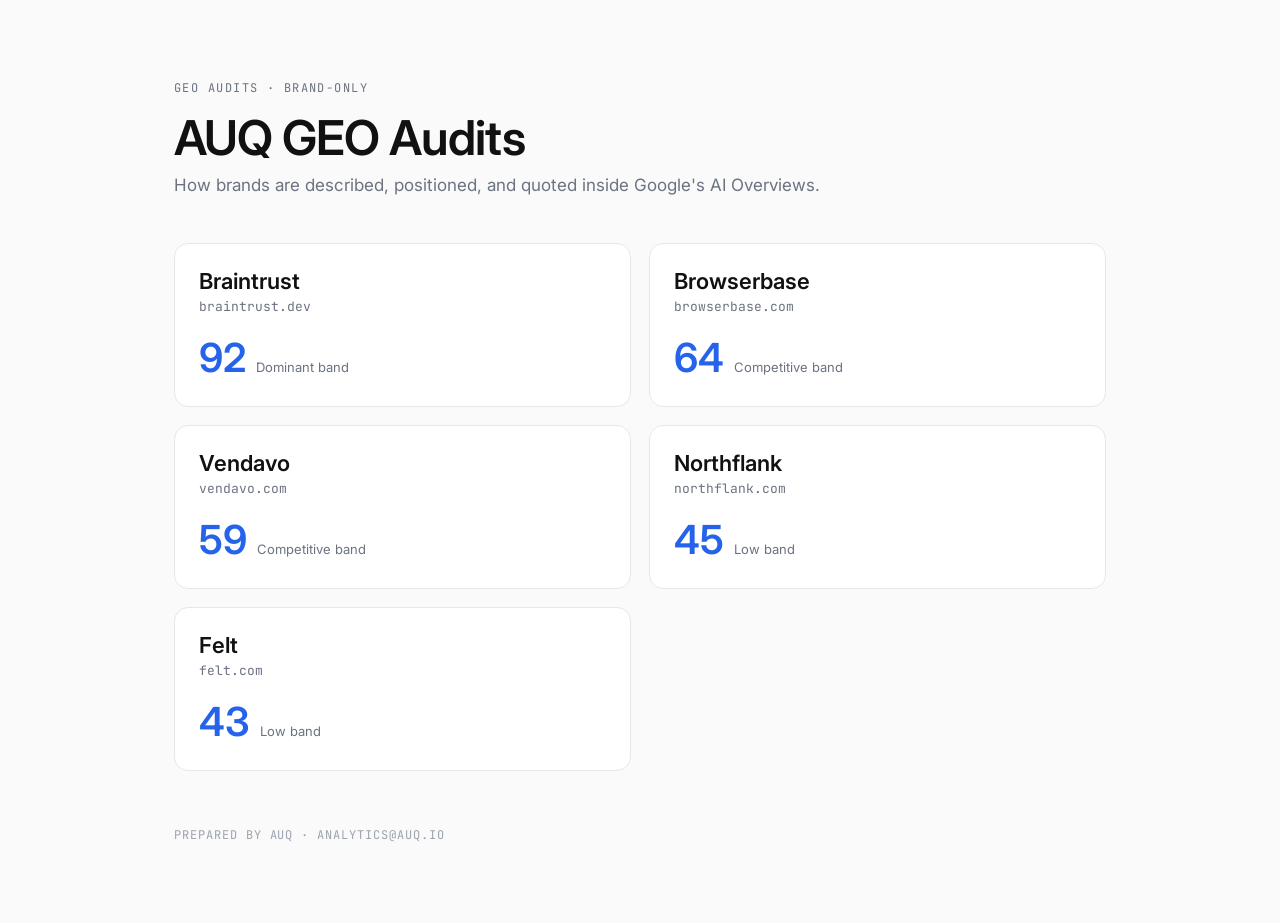
<file: index.html>
<!doctype html><html lang="en"><head><meta charset="utf-8"><meta name="viewport" content="width=device-width,initial-scale=1"><title>AUQ GEO Audits</title><link rel="preconnect" href="https://fonts.googleapis.com"><link href="https://fonts.googleapis.com/css2?family=Inter:wght@300;400;500;600&family=JetBrains+Mono:wght@400;500&display=swap" rel="stylesheet"><style>*{box-sizing:border-box;margin:0}body{font-family:Inter,system-ui,sans-serif;background:#fafafa;color:#111;padding:80px 24px;max-width:980px;margin:0 auto}.ey{font-family:'JetBrains Mono',monospace;font-size:12px;letter-spacing:.12em;color:#6B7280;text-transform:uppercase}h1{font-size:48px;font-weight:600;letter-spacing:-.02em;margin:12px 0 8px}.sub{color:#6B7280;font-size:17px;margin-bottom:48px}.grid{display:grid;grid-template-columns:repeat(2,1fr);gap:18px}.card{display:block;text-decoration:none;color:inherit;border:1px solid #E5E7EB;border-radius:14px;padding:24px;background:#fff;transition:.15s}.card:hover{border-color:#2563EB;box-shadow:0 6px 24px rgba(37,99,235,.08);transform:translateY(-2px)}.b{font-size:22px;font-weight:600}.d{font-family:'JetBrains Mono',monospace;font-size:13px;color:#6B7280;margin:4px 0 18px}.s{display:flex;align-items:baseline;gap:10px}.n{font-size:40px;font-weight:600;color:#2563EB}.band{font-size:13px;color:#6B7280}footer{margin-top:56px;font-family:'JetBrains Mono',monospace;font-size:12px;color:#9CA3AF;letter-spacing:.08em}@media(max-width:700px){.grid{grid-template-columns:1fr}body{padding:48px 16px}h1{font-size:34px}}</style></head><body><div class="ey">GEO AUDITS · BRAND-ONLY</div><h1>AUQ GEO Audits</h1><p class="sub">How brands are described, positioned, and quoted inside Google's AI Overviews.</p><div class="grid"><a class="card" href="braintrust.html"><div class="b">Braintrust</div><div class="d">braintrust.dev</div><div class="s"><span class="n">92</span><span class="band">Dominant band</span></div></a><a class="card" href="browserbase.html"><div class="b">Browserbase</div><div class="d">browserbase.com</div><div class="s"><span class="n">64</span><span class="band">Competitive band</span></div></a><a class="card" href="vendavo.html"><div class="b">Vendavo</div><div class="d">vendavo.com</div><div class="s"><span class="n">59</span><span class="band">Competitive band</span></div></a><a class="card" href="northflank.html"><div class="b">Northflank</div><div class="d">northflank.com</div><div class="s"><span class="n">45</span><span class="band">Low band</span></div></a><a class="card" href="felt.html"><div class="b">Felt</div><div class="d">felt.com</div><div class="s"><span class="n">43</span><span class="band">Low band</span></div></a></div><footer>PREPARED BY AUQ · ANALYTICS@AUQ.IO</footer></body></html>
</file>
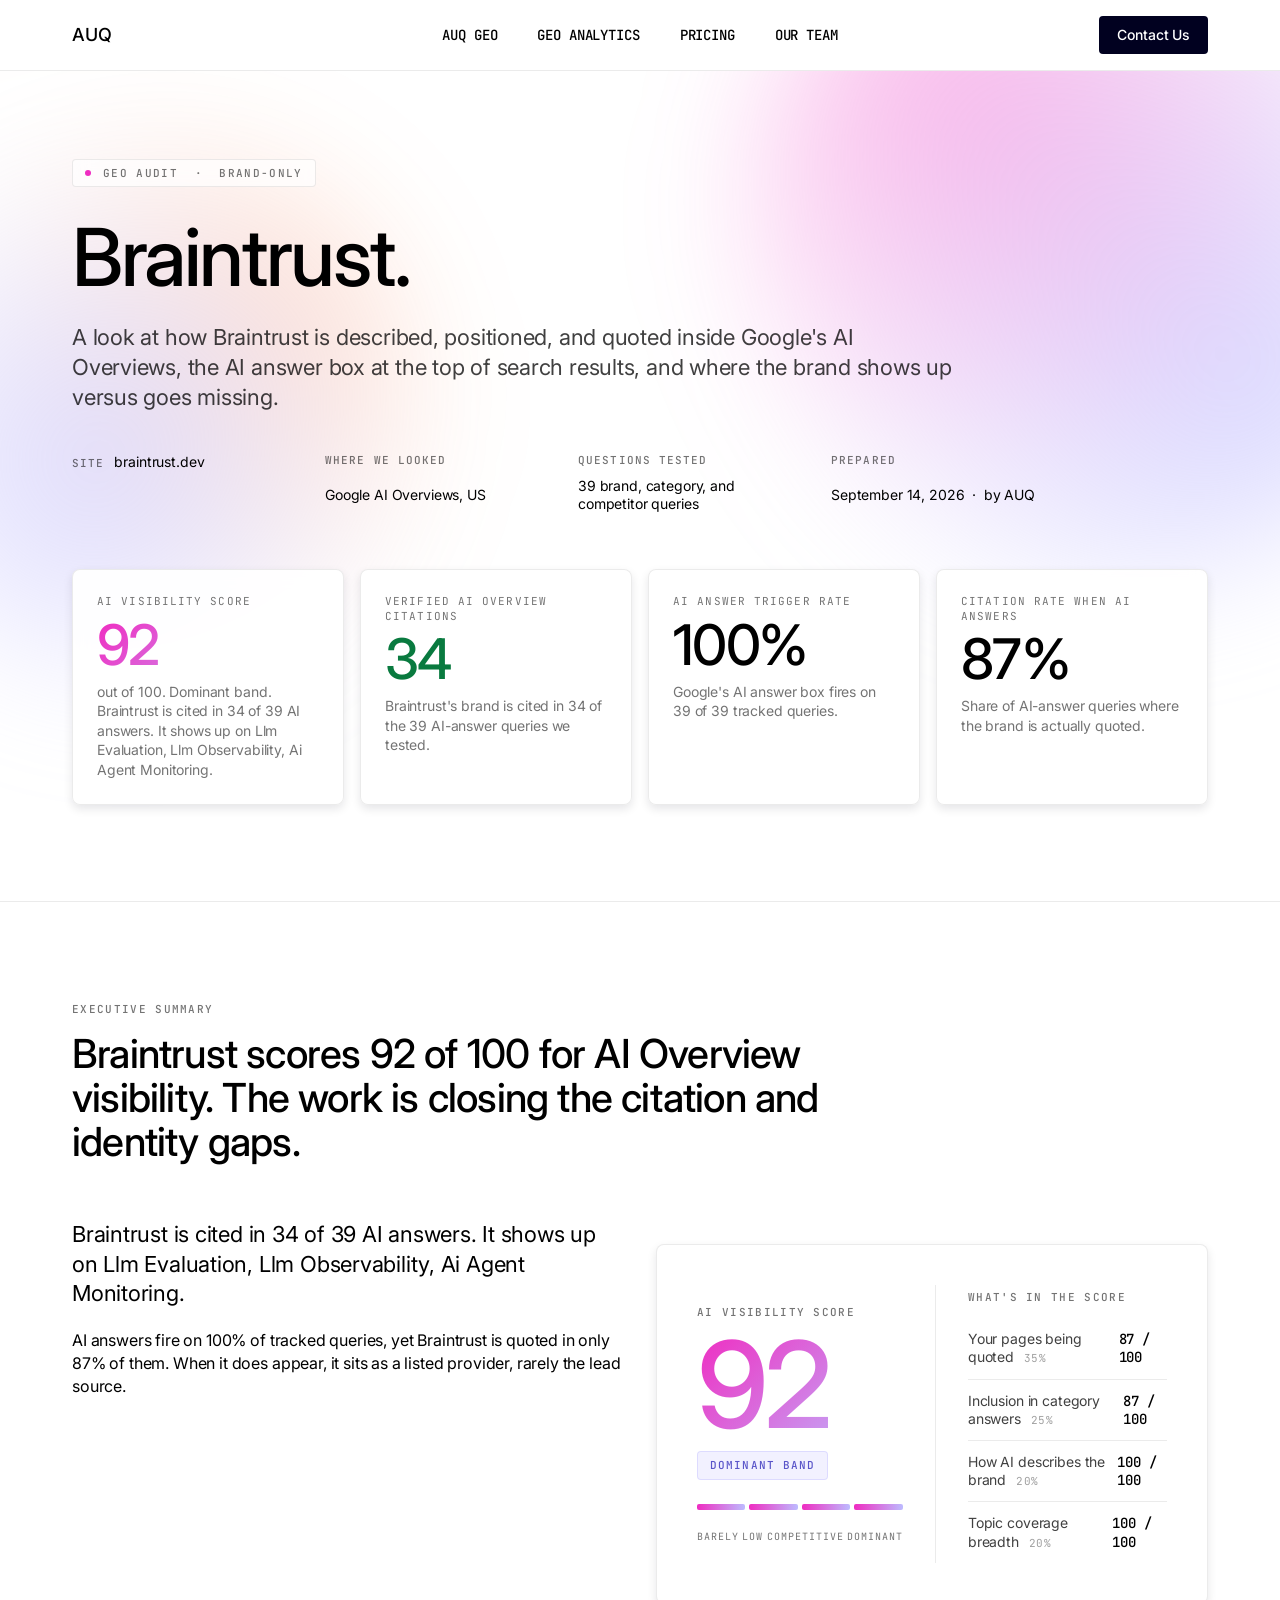
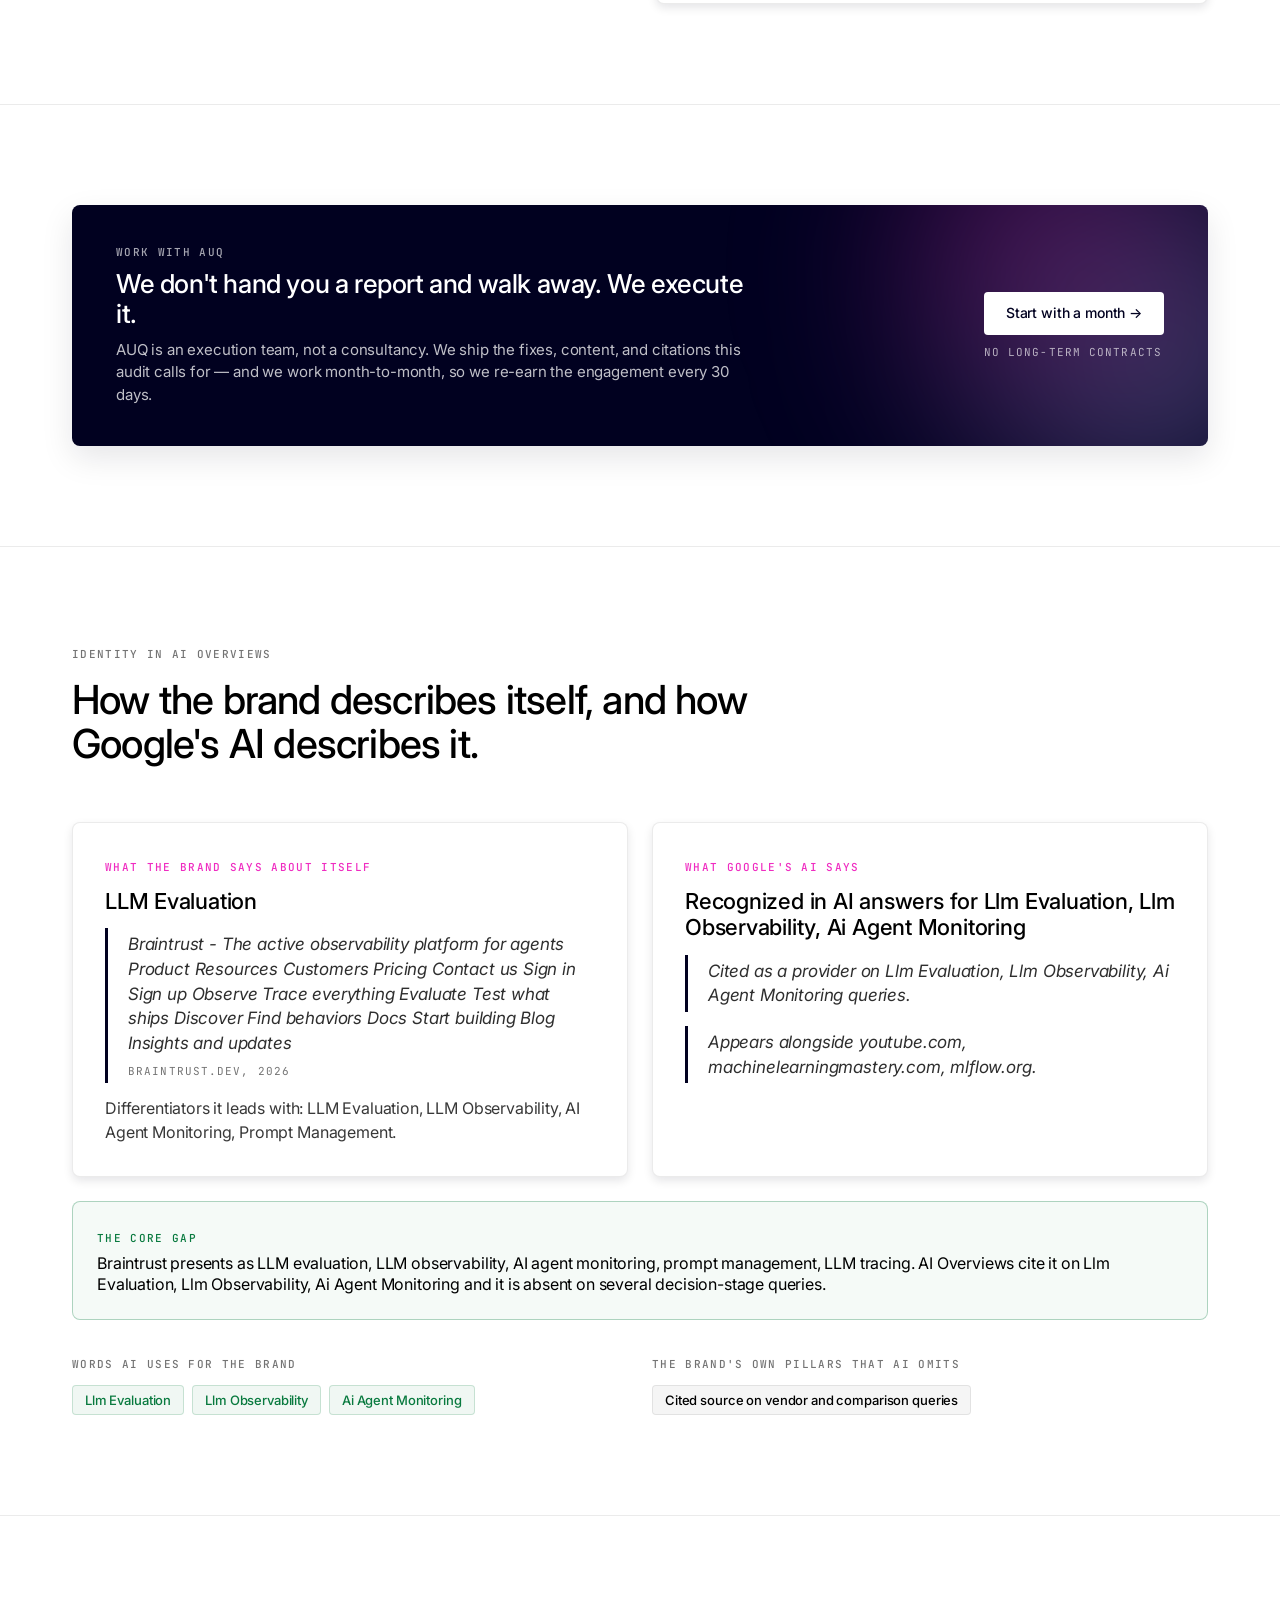
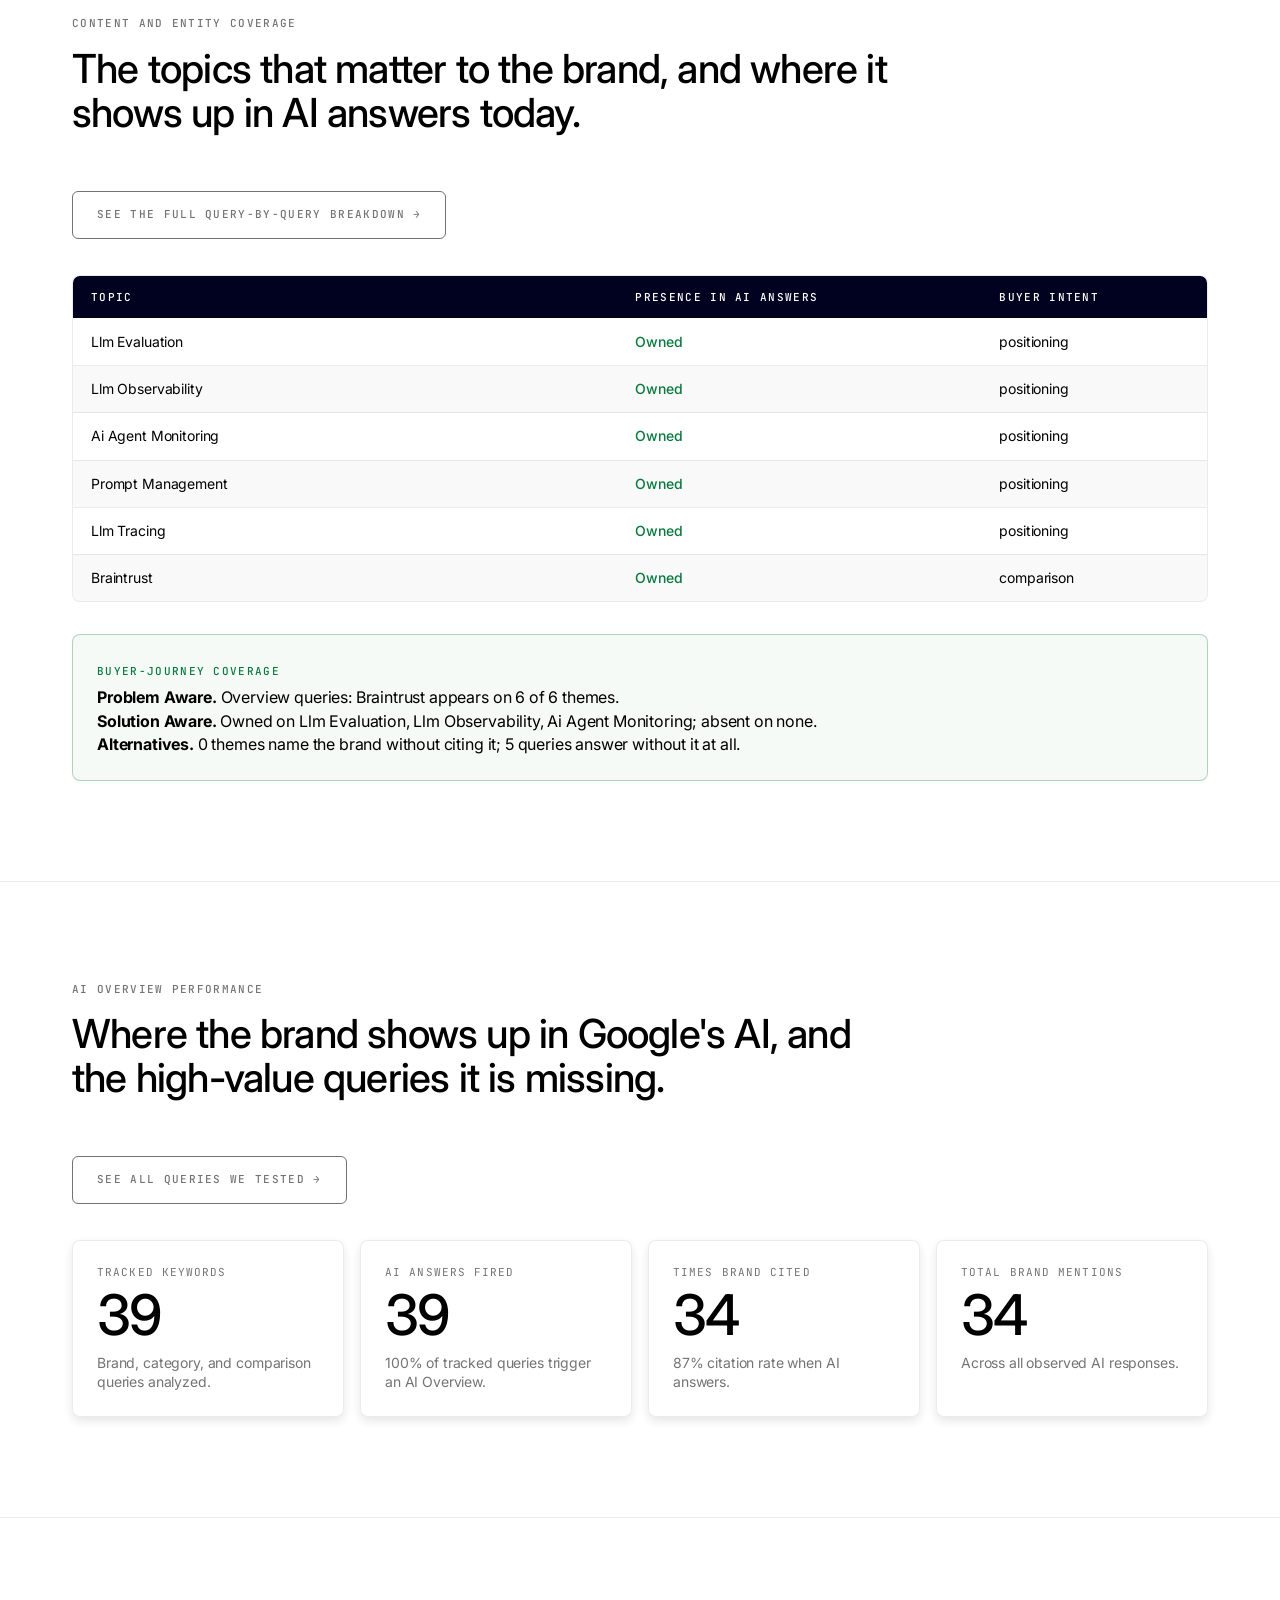
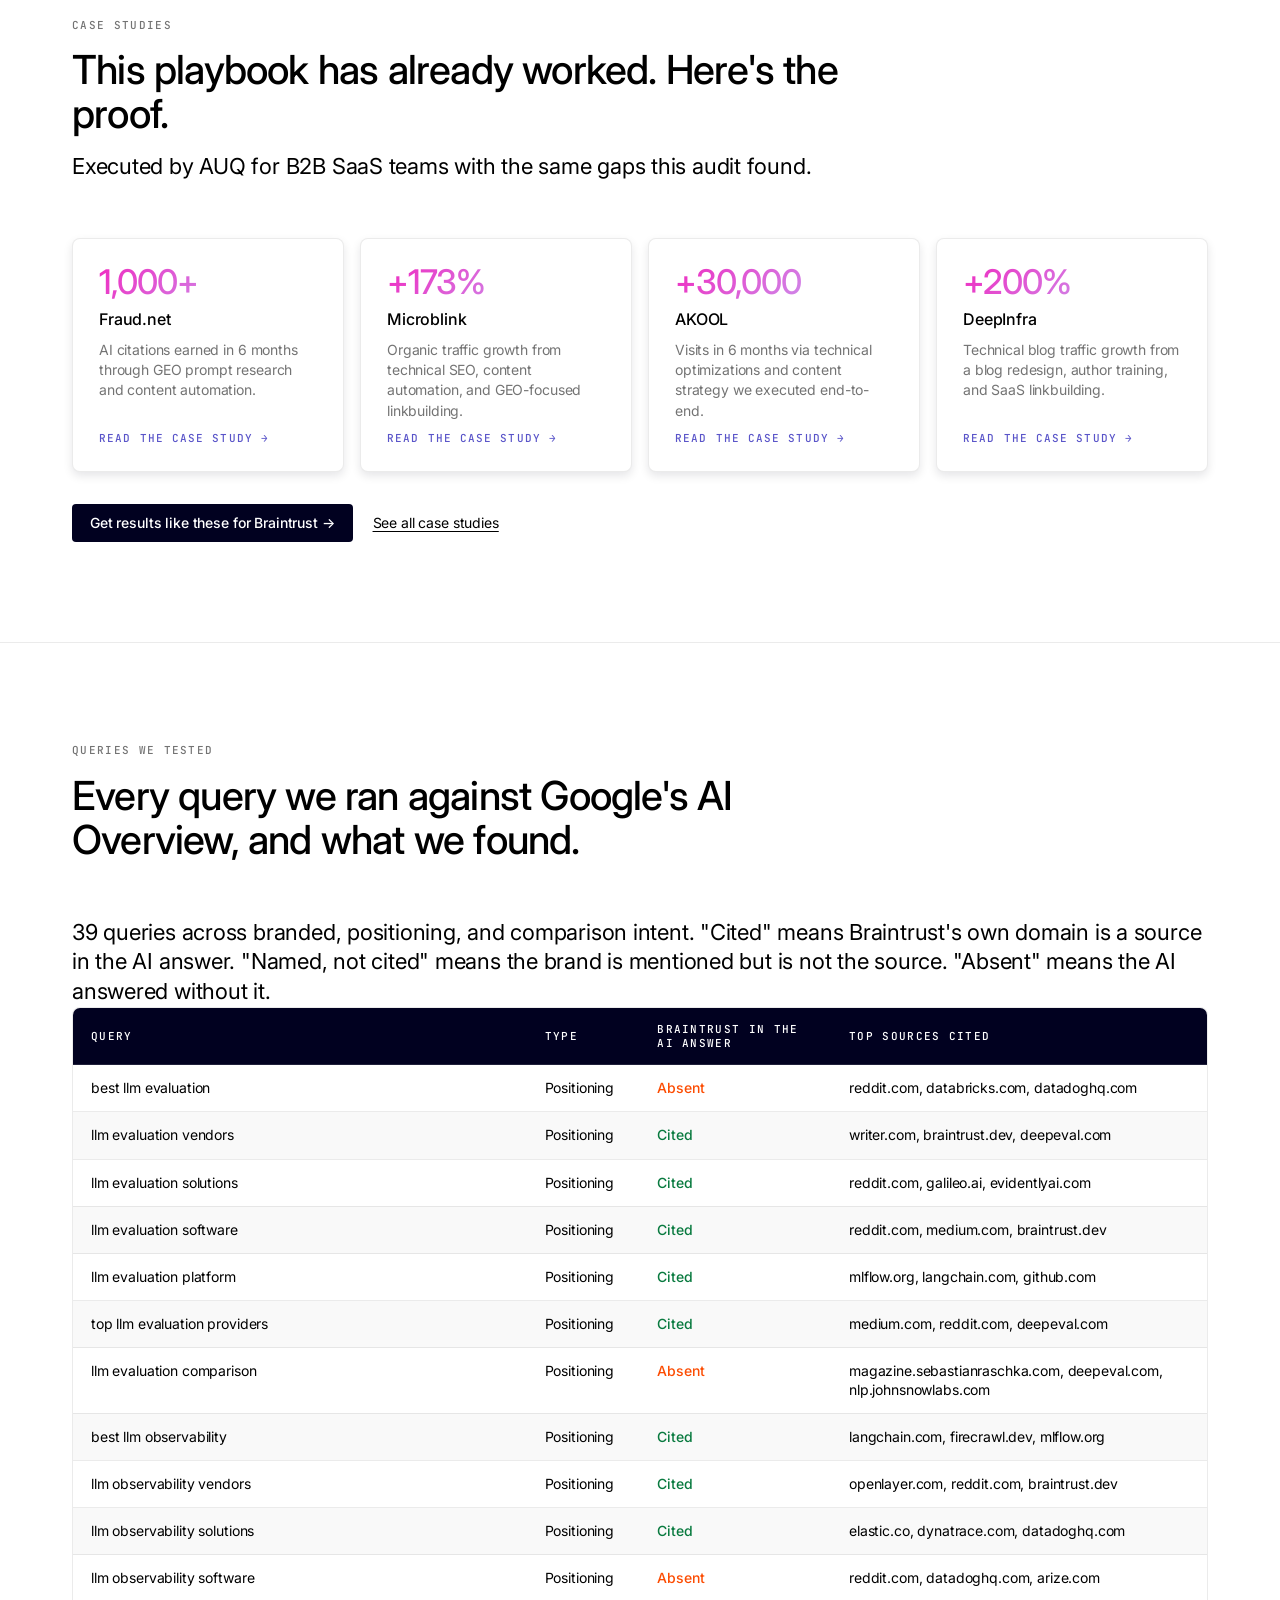
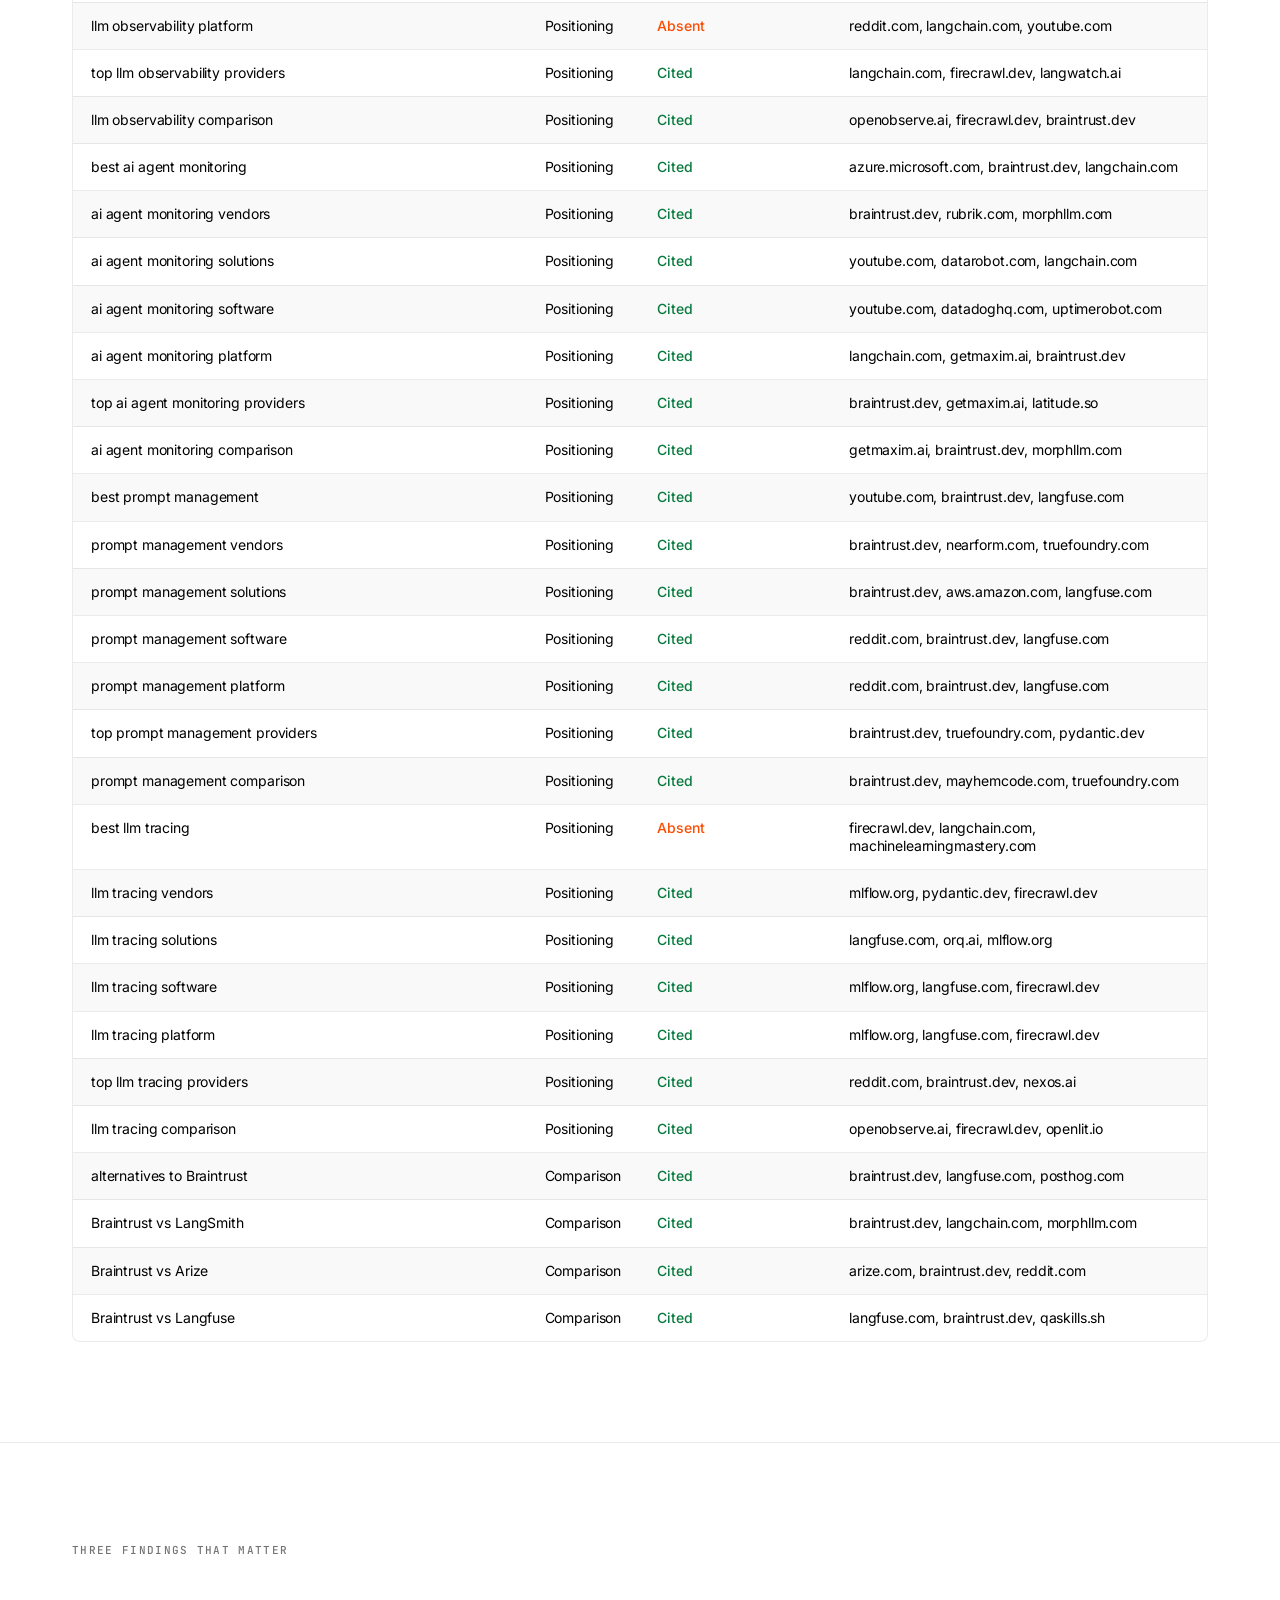
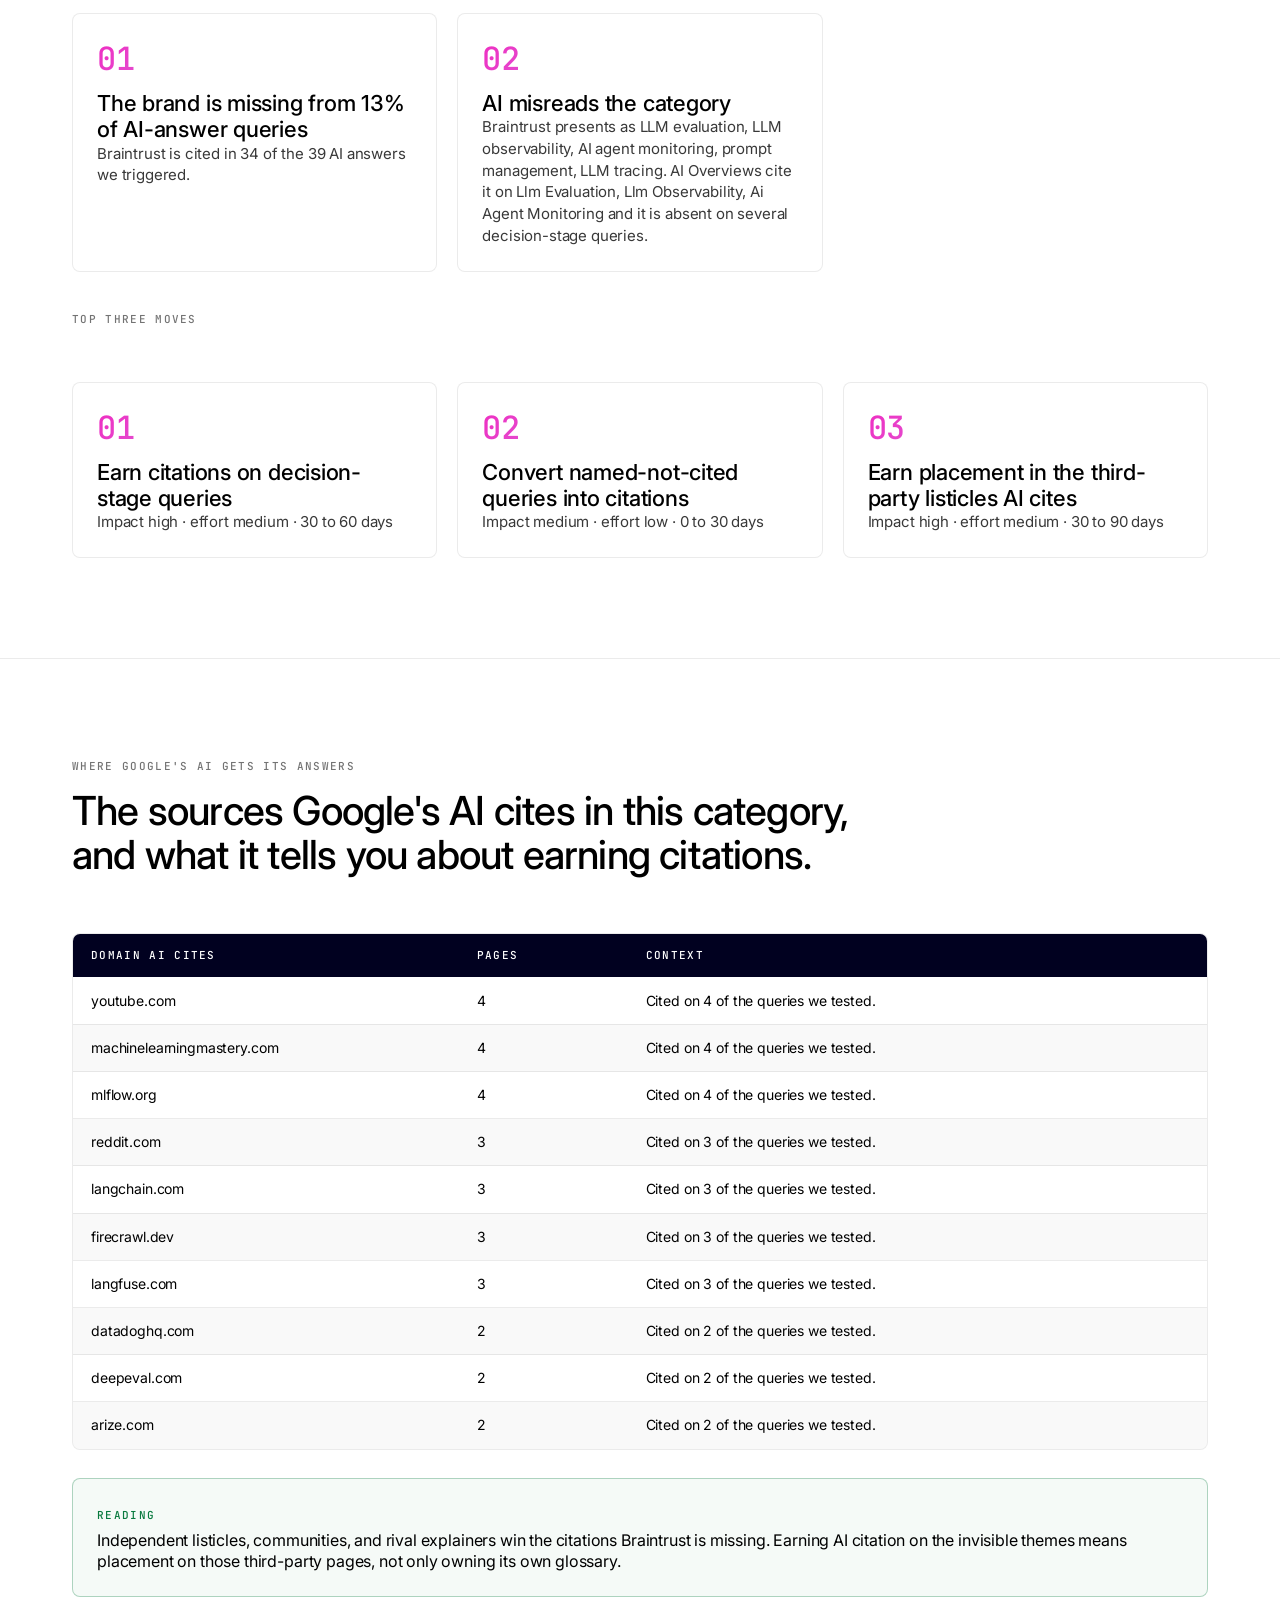
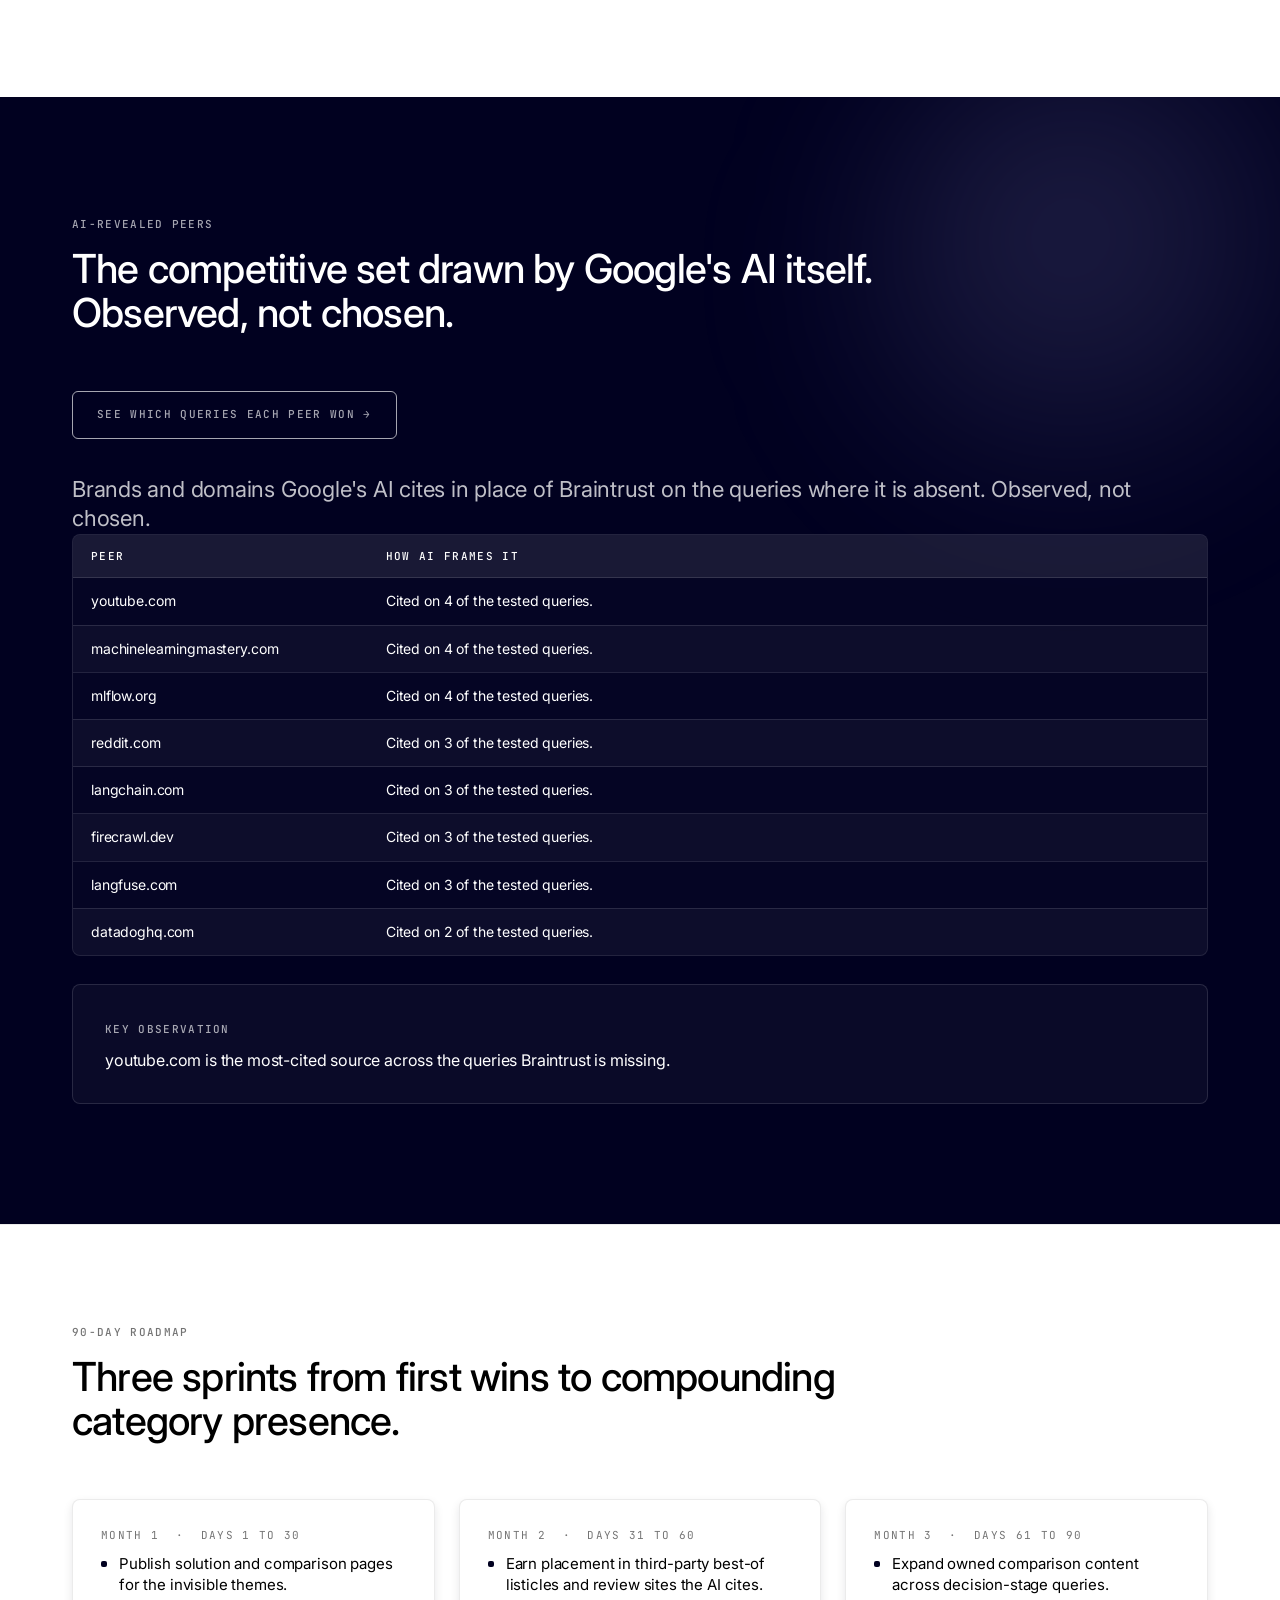
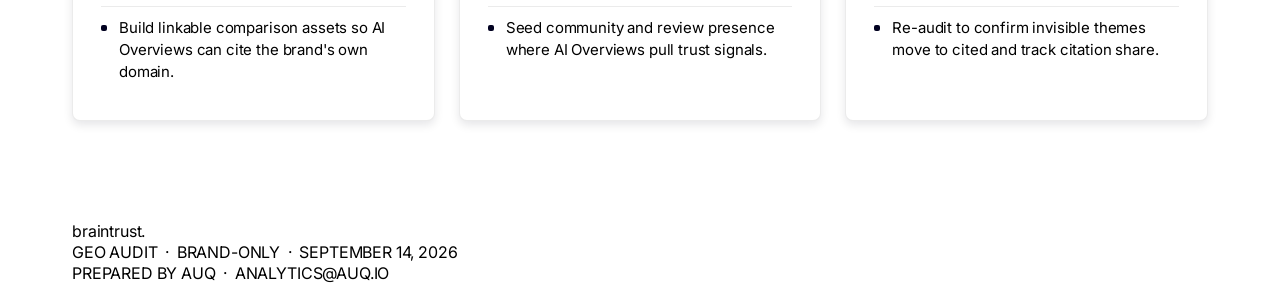
<file: braintrust.html>
<!doctype html><html lang="en"><head><meta charset="utf-8"><!-- Google Tag Manager --><script>(function(w,d,s,l,i){w[l]=w[l]||[];w[l].push({'gtm.start':new Date().getTime(),event:'gtm.js'});var f=d.getElementsByTagName(s)[0],j=d.createElement(s),dl=l!='dataLayer'?'&l='+l:'';j.async=true;j.src='https://www.googletagmanager.com/gtm.js?id='+i+dl;f.parentNode.insertBefore(j,f);})(window,document,'script','dataLayer','GTM-NCFX8NJ');</script><!-- End Google Tag Manager --><meta name="viewport" content="width=device-width, initial-scale=1">
<title>Braintrust GEO Audit, brand-only, by AUQ</title>
<link rel="preconnect" href="https://fonts.googleapis.com">
<link rel="preconnect" href="https://fonts.gstatic.com" crossorigin>
<link href="https://fonts.googleapis.com/css2?family=Inter:wght@300;400;500;600&family=JetBrains+Mono:wght@400;500;600&display=swap" rel="stylesheet">
<style>
  :root {
    --c-text: #000000; --c-text-dark: #ffffff; --c-bg: #ffffff; --c-dark: #010120;
    --c-magenta: #ef2cc1; --c-orange: #fc4c02; --c-lavender: #bdbbff;
    --c-border-light: rgba(0, 0, 0, 0.08); --c-border-dark: rgba(255, 255, 255, 0.12);
    --c-fill-light: rgba(0, 0, 0, 0.04); --c-fill-dark: rgba(255, 255, 255, 0.06);
    --c-muted-light: rgba(0, 0, 0, 0.55); --c-muted-dark: rgba(255, 255, 255, 0.65);
    --shadow: 0 4px 10px rgba(1, 1, 32, 0.10); --shadow-lg: 0 12px 32px rgba(1, 1, 32, 0.10);
    --r-sharp: 4px; --r-comfort: 8px;
    --f-display: "Inter", "Helvetica Neue", Arial, sans-serif;
    --f-mono: "JetBrains Mono", "PP Neue Montreal Mono", Georgia, monospace;
  }
  * { box-sizing: border-box; margin: 0; padding: 0; }
  html { scroll-behavior: smooth; }
  body { font-family: var(--f-display); font-size: 16px; font-weight: 400; line-height: 1.30; letter-spacing: -0.16px; color: var(--c-text); background: var(--c-bg); -webkit-font-smoothing: antialiased; -moz-osx-font-smoothing: grayscale; }
  .display { font-size: 80px; font-weight: 500; line-height: 0.95; letter-spacing: -2.4px; }
  h1 { font-size: 56px; font-weight: 500; line-height: 1.05; letter-spacing: -1.68px; }
  h2 { font-size: 40px; font-weight: 500; line-height: 1.10; letter-spacing: -0.8px; }
  h3 { font-size: 22px; font-weight: 500; line-height: 1.20; letter-spacing: -0.22px; }
  h4 { font-size: 18px; font-weight: 500; line-height: 1.30; letter-spacing: -0.18px; }
  p { font-size: 16px; line-height: 1.45; letter-spacing: -0.16px; }
  p.lede { font-size: 22px; line-height: 1.35; letter-spacing: -0.22px; font-weight: 400; }
  .caption { font-size: 13px; line-height: 1.40; color: var(--c-muted-light); }
  .mono-label { font-family: var(--f-mono); font-weight: 500; font-size: 11px; text-transform: uppercase; letter-spacing: 0.12em; color: var(--c-muted-light); display: inline-block; }
  .dark .mono-label { color: var(--c-muted-dark); }
  .container { max-width: 1200px; margin: 0 auto; padding: 0 32px; }
  .section { padding: 100px 0; border-top: 1px solid var(--c-border-light); }
  .section:first-of-type { border-top: none; }
  .section-head { display: flex; flex-direction: column; gap: 16px; margin-bottom: 56px; max-width: 820px; }
  nav.topnav { position: sticky; top: 0; z-index: 50; backdrop-filter: saturate(180%) blur(14px); -webkit-backdrop-filter: saturate(180%) blur(14px); background: rgba(255,255,255,0.75); border-bottom: 1px solid var(--c-border-light); }
  nav.topnav .container { display: grid; grid-template-columns: 1fr auto 1fr; align-items: center; padding-top: 16px; padding-bottom: 16px; }
  .brand { font-family: var(--f-display); font-weight: 500; font-size: 18px; letter-spacing: -0.18px; display: flex; align-items: center; gap: 10px; }
  .brand .dot { width: 10px; height: 10px; border-radius: 2px; background: linear-gradient(135deg, var(--c-magenta), var(--c-lavender)); }
  nav.topnav .brand { justify-self: start; text-decoration: none; color: var(--c-text); }
  nav.topnav .navmid { justify-self: center; display: flex; align-items: center; gap: 40px; }
  nav.topnav .navmid a { color: var(--c-text); text-decoration: none; font-size: 14px; letter-spacing: -0.14px; white-space: nowrap; }
  nav.topnav .navmid a:hover { opacity: 0.6; }
  nav.topnav .btn-cta { justify-self: end; }
  @media (max-width: 820px) { nav.topnav .navmid { display: none; } }
  .btn-cta { display: inline-flex; align-items: center; gap: 8px; background: var(--c-dark); color: var(--c-text-dark); padding: 10px 18px; border-radius: var(--r-sharp); font-size: 14px; letter-spacing: -0.14px; font-weight: 500; text-decoration: none; transition: transform 0.15s ease; }
  .btn-cta:hover { transform: translateY(-1px); }
  .hero { position: relative; overflow: hidden; padding: 88px 0 96px; }
  .hero::before, .hero::after { content: ""; position: absolute; pointer-events: none; filter: blur(60px); z-index: 0; }
  .hero::before { width: 720px; height: 720px; top: -200px; right: -180px; background: radial-gradient(circle at 30% 30%, rgba(239, 44, 193, 0.32) 0%, transparent 60%), radial-gradient(circle at 70% 70%, rgba(189, 187, 255, 0.55) 0%, transparent 65%); border-radius: 50%; }
  .hero::after { width: 560px; height: 560px; top: 60px; left: -140px; background: radial-gradient(circle at 40% 60%, rgba(189, 187, 255, 0.50) 0%, transparent 65%), radial-gradient(circle at 80% 30%, rgba(252, 76, 2, 0.16) 0%, transparent 60%); border-radius: 50%; }
  .hero .container { position: relative; z-index: 1; }
  .hero .eyebrow { display: inline-flex; align-items: center; gap: 12px; padding: 6px 12px; border-radius: var(--r-sharp); background: rgba(255,255,255,0.7); border: 1px solid var(--c-border-light); backdrop-filter: blur(8px); margin-bottom: 32px; }
  .hero .eyebrow .pill { width: 6px; height: 6px; border-radius: 50%; background: var(--c-magenta); }
  .hero .display { margin-bottom: 28px; max-width: 14ch; }
  .hero p.lede { max-width: 64ch; color: rgba(0,0,0,0.75); margin-bottom: 40px; }
  .hero .meta { display: grid; grid-template-columns: repeat(auto-fit, minmax(220px, 1fr)); gap: 16px 32px; max-width: 980px; margin-bottom: 56px; }
  .hero .meta .row { display: flex; gap: 10px; align-items: baseline; }
  .hero .meta .k { font-family: var(--f-mono); font-size: 11px; font-weight: 500; text-transform: uppercase; letter-spacing: 0.10em; color: var(--c-muted-light); white-space: nowrap; }
  .hero .meta .v { font-size: 14px; letter-spacing: -0.14px; color: var(--c-text); }
  .stats-bar { display: grid; grid-template-columns: repeat(4, 1fr); gap: 16px; margin-top: 24px; }
  .stat-card { background: rgba(255,255,255,0.92); border: 1px solid var(--c-border-light); border-radius: var(--r-comfort); padding: 24px; box-shadow: var(--shadow); backdrop-filter: blur(8px); display: flex; flex-direction: column; gap: 10px; }
  .stat-card .num { font-size: 56px; font-weight: 500; line-height: 0.95; letter-spacing: -1.68px; }
  .stat-card .num.accent { background: linear-gradient(135deg, var(--c-magenta), var(--c-lavender)); -webkit-background-clip: text; background-clip: text; -webkit-text-fill-color: transparent; }
  .stat-card .num.good { color: #097a3f; }
  .stat-card .num.warn { color: var(--c-orange); }
  .stat-card .lbl { font-family: var(--f-mono); font-size: 11px; text-transform: uppercase; letter-spacing: 0.10em; color: var(--c-muted-light); }
  .stat-card .sub { font-size: 14px; line-height: 1.4; letter-spacing: -0.14px; color: var(--c-muted-light); }
  .card { background: var(--c-bg); border: 1px solid var(--c-border-light); border-radius: var(--r-comfort); padding: 32px; box-shadow: var(--shadow); }
  .card .mono-label { margin-bottom: 14px; }
  .card h3 { margin-bottom: 10px; }
  .card p { color: rgba(0,0,0,0.78); }
  .card.flat { box-shadow: none; }
  .dark .card { background: rgba(255,255,255,0.04); border-color: var(--c-border-dark); color: var(--c-text-dark); box-shadow: none; }
  .dark .card p { color: rgba(255,255,255,0.78); }
  .tbl-wrap { border: 1px solid var(--c-border-light); border-radius: var(--r-comfort); overflow: hidden; background: var(--c-bg); }
  table { width: 100%; border-collapse: collapse; font-size: 14px; letter-spacing: -0.14px; }
  thead th { background: var(--c-dark); color: var(--c-text-dark); text-align: left; padding: 14px 18px; font-family: var(--f-mono); font-size: 11px; font-weight: 500; text-transform: uppercase; letter-spacing: 0.12em; border-bottom: 1px solid var(--c-border-dark); }
  tbody td { padding: 14px 18px; border-top: 1px solid var(--c-border-light); vertical-align: top; color: var(--c-text); }
  tbody tr:nth-child(even) td { background: rgba(0,0,0,0.025); }
  tbody td.num { font-variant-numeric: tabular-nums; font-weight: 500; }
  tbody td.center { text-align: center; }
  td.no { color: var(--c-orange); font-weight: 500; }
  td.yes { color: #097a3f; font-weight: 500; }
  .dark .tbl-wrap { border-color: var(--c-border-dark); background: rgba(255,255,255,0.02); }
  .dark thead th { background: rgba(255,255,255,0.08); color: var(--c-text-dark); }
  .dark tbody td { color: var(--c-text-dark); border-top-color: var(--c-border-dark); }
  .dark tbody tr:nth-child(even) td { background: rgba(255,255,255,0.03); }
  blockquote { border-left: 3px solid var(--c-dark); padding: 4px 0 4px 20px; margin: 14px 0; font-style: italic; font-size: 17px; line-height: 1.45; letter-spacing: -0.17px; color: rgba(0,0,0,0.82); }
  .dark blockquote { border-left-color: var(--c-lavender); color: rgba(255,255,255,0.85); }
  blockquote .src { display: block; font-style: normal; margin-top: 8px; font-family: var(--f-mono); font-size: 11px; text-transform: uppercase; letter-spacing: 0.10em; color: var(--c-muted-light); }
  .dark blockquote .src { color: var(--c-muted-dark); }
  .grid { display: grid; gap: 24px; }
  .grid-2 { grid-template-columns: 1fr 1fr; }
  .grid-3 { grid-template-columns: repeat(3, 1fr); }
  .grid-4 { grid-template-columns: repeat(4, 1fr); }
  .move { border: 1px solid var(--c-border-light); border-radius: var(--r-comfort); padding: 28px; background: var(--c-bg); box-shadow: var(--shadow); display: flex; flex-direction: column; gap: 12px; }
  .move .num { font-family: var(--f-mono); font-size: 11px; text-transform: uppercase; letter-spacing: 0.12em; color: var(--c-muted-light); }
  .move h3 { margin: 0; font-size: 20px; letter-spacing: -0.20px; }
  .move p { color: rgba(0,0,0,0.78); font-size: 15px; line-height: 1.45; }
  .sprint { border: 1px solid var(--c-border-light); border-radius: var(--r-comfort); padding: 28px; background: var(--c-bg); box-shadow: var(--shadow); }
  .sprint .num { font-family: var(--f-mono); font-size: 11px; text-transform: uppercase; letter-spacing: 0.12em; color: var(--c-muted-light); }
  .sprint h3 { margin: 8px 0 12px; font-size: 20px; letter-spacing: -0.20px; }
  .sprint ul { list-style: none; padding: 0; margin: 0; }
  .sprint li { padding: 10px 0; border-top: 1px solid var(--c-border-light); font-size: 15px; line-height: 1.45; letter-spacing: -0.15px; display: flex; gap: 12px; align-items: flex-start; }
  .sprint li:first-child { border-top: none; }
  .sprint li::before { content: ""; flex: none; width: 6px; height: 6px; background: var(--c-dark); border-radius: 2px; margin-top: 8px; }
  .dark-zone { background: var(--c-dark); color: var(--c-text-dark); padding: 120px 0; position: relative; overflow: hidden; }
  .dark-zone::before { content: ""; position: absolute; width: 600px; height: 600px; top: -100px; right: -150px; background: radial-gradient(circle at 40% 40%, rgba(189, 187, 255, 0.18) 0%, transparent 60%); border-radius: 50%; filter: blur(80px); pointer-events: none; }
  .dark-zone .container { position: relative; z-index: 1; }
  .dark-zone h2 { color: var(--c-text-dark); }
  .dark-zone p { color: rgba(255,255,255,0.75); }
  .dark { color: var(--c-text-dark); }
  .dark .mono-label { color: var(--c-muted-dark); }
  .score-block { display: grid; grid-template-columns: 1.2fr 1fr; gap: 32px; background: var(--c-bg); border: 1px solid var(--c-border-light); border-radius: var(--r-comfort); padding: 40px; box-shadow: var(--shadow); margin-top: 24px; }
  .score-block .num-side { display: flex; flex-direction: column; justify-content: center; gap: 12px; border-right: 1px solid var(--c-border-light); padding-right: 32px; }
  .score-block .big { font-size: 120px; line-height: 0.9; letter-spacing: -3.6px; font-weight: 500; background: linear-gradient(135deg, var(--c-magenta) 0%, var(--c-lavender) 100%); -webkit-background-clip: text; background-clip: text; -webkit-text-fill-color: transparent; }
  .score-block .band { display: inline-flex; align-items: center; gap: 8px; padding: 6px 12px; background: rgba(189,187,255,0.20); border: 1px solid rgba(189,187,255,0.4); border-radius: var(--r-sharp); font-family: var(--f-mono); font-size: 11px; font-weight: 500; text-transform: uppercase; letter-spacing: 0.10em; color: #5a55c9; width: max-content; }
  .score-block .scale { display: flex; gap: 4px; margin-top: 12px; }
  .score-block .scale .seg { flex: 1; height: 6px; border-radius: 2px; background: rgba(0,0,0,0.08); }
  .score-block .scale .seg.on { background: linear-gradient(90deg, var(--c-magenta), var(--c-lavender)); }
  .score-block .scale-lbl { display: flex; justify-content: space-between; margin-top: 8px; font-family: var(--f-mono); font-size: 10px; text-transform: uppercase; letter-spacing: 0.10em; color: var(--c-muted-light); }
  .score-block .components ul { list-style: none; padding: 0; margin: 0; }
  .score-block .components li { display: flex; justify-content: space-between; align-items: center; padding: 12px 0; border-top: 1px solid var(--c-border-light); font-size: 14px; letter-spacing: -0.14px; }
  .score-block .components li:first-child { border-top: none; }
  .score-block .components .lbl { color: rgba(0,0,0,0.75); }
  .score-block .components .wt { font-family: var(--f-mono); font-size: 11px; opacity: 0.5; margin-left: 6px; letter-spacing: 0.04em; }
  .score-block .components .val { font-family: var(--f-mono); font-weight: 500; }
  .findings { display: grid; grid-template-columns: repeat(3, 1fr); gap: 20px; margin-top: 32px; }
  .finding { border: 1px solid var(--c-border-light); border-radius: var(--r-comfort); padding: 24px; background: var(--c-bg); }
  .finding .num { font-family: var(--f-mono); font-size: 32px; font-weight: 500; letter-spacing: -0.5px; background: linear-gradient(135deg, var(--c-magenta), var(--c-lavender)); -webkit-background-clip: text; background-clip: text; -webkit-text-fill-color: transparent; margin-bottom: 10px; }
  .finding p { color: rgba(0,0,0,0.78); font-size: 15px; line-height: 1.45; }
  .chips { display: flex; flex-wrap: wrap; gap: 10px; margin-top: 16px; }
  .chip { display: inline-flex; align-items: center; padding: 8px 14px; border: 1px solid var(--c-border-light); background: rgba(189,187,255,0.18); border-radius: var(--r-sharp); font-size: 13px; letter-spacing: -0.13px; color: var(--c-text); }
  .descriptors { display: flex; flex-wrap: wrap; gap: 8px; margin-top: 12px; }
  .desc-pill { padding: 6px 12px; background: var(--c-fill-light); border: 1px solid var(--c-border-light); border-radius: var(--r-sharp); font-size: 13px; font-weight: 500; letter-spacing: -0.13px; }
  .desc-pill.absent { background: rgba(252, 76, 2, 0.06); border-color: rgba(252, 76, 2, 0.18); color: var(--c-orange); text-decoration: line-through; text-decoration-color: rgba(252, 76, 2, 0.4); }
  .desc-pill.present { background: rgba(9,122,63,0.06); border-color: rgba(9,122,63,0.18); color: #097a3f; }
  footer.big-footer { background: var(--c-dark); color: var(--c-text-dark); padding: 120px 0 48px; position: relative; overflow: hidden; }
  footer.big-footer::before { content: ""; position: absolute; inset: 0; background: radial-gradient(ellipse at top left, rgba(189,187,255,0.10) 0%, transparent 50%); pointer-events: none; }
  footer.big-footer .container { position: relative; z-index: 1; }
  footer.big-footer .word { font-family: var(--f-display); font-weight: 500; font-size: clamp(80px, 14vw, 200px); line-height: 0.85; letter-spacing: -6px; background: linear-gradient(180deg, #ffffff 0%, rgba(189,187,255,0.4) 100%); -webkit-background-clip: text; background-clip: text; -webkit-text-fill-color: transparent; margin: 0 0 40px; }
  footer.big-footer .meta-row { display: flex; justify-content: space-between; align-items: center; border-top: 1px solid var(--c-border-dark); padding-top: 28px; flex-wrap: wrap; gap: 20px; }
  footer.big-footer .meta-row .left, footer.big-footer .meta-row .right { font-family: var(--f-mono); font-size: 11px; text-transform: uppercase; letter-spacing: 0.12em; color: var(--c-muted-dark); }
  .row { display: flex; flex-wrap: wrap; gap: 12px; }
  .stack-sm > * + * { margin-top: 14px; }
  .stack-md > * + * { margin-top: 20px; }
  .muted { color: var(--c-muted-light); }
  .dark .muted { color: var(--c-muted-dark); }
  .split-quotes { display: grid; grid-template-columns: 1fr 1fr; gap: 24px; }
  .split-quotes .card .mono-label { color: var(--c-magenta); }
  .callout { border: 1px solid rgba(252,76,2,0.30); background: rgba(252,76,2,0.04); border-radius: var(--r-comfort); padding: 24px; margin-top: 24px; }
  .callout .mono-label { color: var(--c-orange); margin-bottom: 8px; }
  .callout.good { border-color: rgba(9,122,63,0.30); background: rgba(9,122,63,0.04); }
  .callout.good .mono-label { color: #097a3f; }
  .glossary { border: 1px solid var(--c-border-light); background: rgba(189,187,255,0.06); border-radius: var(--r-comfort); padding: 28px; margin-top: 24px; }
  .glossary .mono-label { color: #5a55c9; margin-bottom: 14px; }
  .glossary dl { display: grid; grid-template-columns: 180px 1fr; gap: 12px 20px; font-size: 14px; line-height: 1.5; }
  .glossary dt { font-weight: 500; color: var(--c-text); }
  .glossary dd { color: rgba(0,0,0,0.72); }
  @media (max-width: 991px) {
    .display { font-size: 64px; letter-spacing: -1.92px; }
    h1 { font-size: 44px; letter-spacing: -1.32px; }
    h2 { font-size: 32px; letter-spacing: -0.64px; }
    .stats-bar { grid-template-columns: repeat(2, 1fr); }
    .grid-3 { grid-template-columns: repeat(2, 1fr); }
    .score-block { grid-template-columns: 1fr; }
    .score-block .num-side { border-right: none; border-bottom: 1px solid var(--c-border-light); padding-right: 0; padding-bottom: 24px; }
    .split-quotes { grid-template-columns: 1fr; }
    .findings { grid-template-columns: 1fr; }
    .glossary dl { grid-template-columns: 1fr; gap: 4px 0; }
    .glossary dt { margin-top: 10px; }
  }
  @media (max-width: 640px) {
    .display { font-size: 48px; letter-spacing: -1.44px; }
    h2 { font-size: 26px; letter-spacing: -0.52px; }
    .section { padding: 64px 0; }
    .stats-bar { grid-template-columns: 1fr; }
    .grid-2, .grid-3, .grid-4 { grid-template-columns: 1fr; }
    nav.topnav .navmid { display: none; }
    .container { padding: 0 20px; }
    .stat-card .num { font-size: 44px; letter-spacing: -1.32px; }
    .score-block .big { font-size: 88px; letter-spacing: -2.6px; }
  }
</style></head><body><!-- Google Tag Manager (noscript) --><noscript><iframe src="https://www.googletagmanager.com/ns.html?id=GTM-NCFX8NJ" height="0" width="0" style="display:none;visibility:hidden"></iframe></noscript><!-- End Google Tag Manager (noscript) --><nav class="topnav"><div class="container"><a class="brand" href="https://auq.io">AUQ</a><div class="navmid mono-label"><a href="https://auq.io/geo-llm-optimization/">AUQ GEO</a><a href="https://auq.io/geo-analytics/">GEO Analytics</a><a href="https://auq.io/pricing/">Pricing</a><a href="https://auq.io/team/">Our Team</a></div><a class="btn-cta" href="https://auq.io/contact-us/">Contact Us</a></div></nav>

<section class="hero"><div class="container">
  <div class="eyebrow"><span class="pill"></span><span class="mono-label">GEO AUDIT &nbsp;·&nbsp; BRAND-ONLY</span></div>
  <h1 class="display">Braintrust.</h1>
  <p class="lede">A look at how Braintrust is described, positioned, and quoted inside Google's AI Overviews, the AI answer box at the top of search results, and where the brand shows up versus goes missing.</p>
  <div class="meta">
    <div class="row"><span class="k">Site</span><span class="v">braintrust.dev</span></div>
    <div class="row"><span class="k">Where we looked</span><span class="v">Google AI Overviews, US</span></div>
    <div class="row"><span class="k">Questions tested</span><span class="v">39 brand, category, and competitor queries</span></div>
    <div class="row"><span class="k">Prepared</span><span class="v">September 14, 2026 &nbsp;·&nbsp; by AUQ</span></div>
  </div>
  <div class="stats-bar">
    <div class="stat-card"><div class="lbl">AI Visibility Score</div><div class="num accent">92</div><div class="sub">out of 100. Dominant band. Braintrust is cited in 34 of 39 AI answers. It shows up on Llm Evaluation, Llm Observability, Ai Agent Monitoring.</div></div><div class="stat-card"><div class="lbl">Verified AI Overview citations</div><div class="num good">34</div><div class="sub">Braintrust's brand is cited in 34 of the 39 AI-answer queries we tested.</div></div><div class="stat-card"><div class="lbl">AI answer trigger rate</div><div class="num ">100%</div><div class="sub">Google's AI answer box fires on 39 of 39 tracked queries.</div></div><div class="stat-card"><div class="lbl">Citation rate when AI answers</div><div class="num ">87%</div><div class="sub">Share of AI-answer queries where the brand is actually quoted.</div></div>
  </div>
</div></section>

<section class="section"><div class="container">
  <div class="section-head"><span class="mono-label">EXECUTIVE SUMMARY</span>
    <h2>Braintrust scores 92 of 100 for AI Overview visibility. The work is closing the citation and identity gaps.</h2></div>
  <div class="grid grid-2" style="gap:32px;">
    <div class="stack-md">
      <p class="lede">Braintrust is cited in 34 of 39 AI answers. It shows up on Llm Evaluation, Llm Observability, Ai Agent Monitoring.</p>
      <p>AI answers fire on 100% of tracked queries, yet Braintrust is quoted in only 87% of them. When it does appear, it sits as a listed provider, rarely the lead source.</p>
    </div>
    <div class="score-block"><div class="num-side">
      <div class="mono-label">AI Visibility Score</div><div class="big">92</div>
      <div class="band"><span>Dominant band</span></div>
      <div class="scale"><div class="seg on"></div><div class="seg on"></div><div class="seg on"></div><div class="seg on"></div></div>
      <div class="scale-lbl"><span>Barely</span><span>Low</span><span>Competitive</span><span>Dominant</span></div>
    </div>
    <div class="components"><div class="mono-label" style="margin-bottom:14px;">What's in the score</div><ul><li><span class="lbl">Your pages being quoted <span class="wt">35%</span></span><span class="val">87 / 100</span></li><li><span class="lbl">Inclusion in category answers <span class="wt">25%</span></span><span class="val">87 / 100</span></li><li><span class="lbl">How AI describes the brand <span class="wt">20%</span></span><span class="val">100 / 100</span></li><li><span class="lbl">Topic coverage breadth <span class="wt">20%</span></span><span class="val">100 / 100</span></li></ul></div></div>
  </div>
</div></section>
<style>
  .auq-banner { background: var(--c-dark); border-radius: var(--r-comfort); padding: 40px 44px; position: relative; overflow: hidden; display: flex; align-items: center; justify-content: space-between; gap: 32px; flex-wrap: wrap; box-shadow: var(--shadow-lg); }
  .auq-banner::before { content: ""; position: absolute; width: 480px; height: 480px; top: -160px; right: -120px; background: radial-gradient(circle at 40% 40%, rgba(239, 44, 193, 0.28) 0%, transparent 60%), radial-gradient(circle at 70% 70%, rgba(189, 187, 255, 0.30) 0%, transparent 65%); border-radius: 50%; filter: blur(70px); pointer-events: none; }
  .auq-banner .txt { position: relative; z-index: 1; max-width: 640px; display: flex; flex-direction: column; gap: 10px; }
  .auq-banner .txt .mono-label { color: var(--c-muted-dark); }
  .auq-banner h3 { color: var(--c-text-dark); font-size: 26px; letter-spacing: -0.4px; line-height: 1.15; margin: 0; }
  .auq-banner p { color: rgba(255,255,255,0.75); font-size: 15px; line-height: 1.5; margin: 0; }
  .auq-banner .act { position: relative; z-index: 1; display: flex; flex-direction: column; align-items: flex-start; gap: 10px; }
  .auq-banner .btn-light { display: inline-flex; align-items: center; gap: 8px; background: var(--c-text-dark); color: var(--c-dark); padding: 12px 22px; border-radius: var(--r-sharp); font-size: 14px; letter-spacing: -0.14px; font-weight: 500; text-decoration: none; transition: transform 0.15s ease; white-space: nowrap; }
  .auq-banner .btn-light:hover { transform: translateY(-1px); }
  .auq-banner .terms { font-family: var(--f-mono); font-size: 11px; text-transform: uppercase; letter-spacing: 0.10em; color: var(--c-muted-dark); }
  .cases-grid { display: grid; grid-template-columns: repeat(auto-fit, minmax(230px, 1fr)); gap: 16px; }
  a.case-card { display: flex; flex-direction: column; gap: 10px; background: var(--c-bg); border: 1px solid var(--c-border-light); border-radius: var(--r-comfort); padding: 26px; box-shadow: var(--shadow); text-decoration: none; color: var(--c-text); transition: transform 0.15s ease, box-shadow 0.15s ease; }
  a.case-card:hover { transform: translateY(-2px); box-shadow: var(--shadow-lg); }
  a.case-card .metric { font-size: 34px; font-weight: 500; line-height: 1.0; letter-spacing: -1.0px; background: linear-gradient(135deg, var(--c-magenta), var(--c-lavender)); -webkit-background-clip: text; background-clip: text; -webkit-text-fill-color: transparent; }
  a.case-card .client { font-size: 16px; font-weight: 500; letter-spacing: -0.16px; }
  a.case-card .what { font-size: 14px; line-height: 1.45; letter-spacing: -0.14px; color: var(--c-muted-light); flex: 1; }
  a.case-card .link { font-family: var(--f-mono); font-size: 11px; font-weight: 500; text-transform: uppercase; letter-spacing: 0.10em; color: #5a55c9; }
  .cases-cta { margin-top: 32px; display: flex; align-items: center; gap: 20px; flex-wrap: wrap; }
  .cases-cta .all-link { font-size: 14px; letter-spacing: -0.14px; color: var(--c-text); text-decoration: underline; text-underline-offset: 3px; }
  .cases-cta .all-link:hover { opacity: 0.6; }
</style>

<section class="section" id="auq-work-banner"><div class="container">
  <div class="auq-banner">
    <div class="txt">
      <span class="mono-label">Work with AUQ</span>
      <h3>We don't hand you a report and walk away. We execute it.</h3>
      <p>AUQ is an execution team, not a consultancy. We ship the fixes, content, and citations this audit calls for &mdash; and we work month-to-month, so we re-earn the engagement every 30 days.</p>
    </div>
    <div class="act">
      <a class="btn-light" href="https://auq.io/contact-us/">Start with a month &rarr;</a>
      <span class="terms">No long-term contracts</span>
    </div>
  </div>
</div></section>


<section class="section"><div class="container">
  <div class="section-head"><span class="mono-label">IDENTITY IN AI OVERVIEWS</span>
    <h2>How the brand describes itself, and how Google's AI describes it.</h2></div>
  <div class="split-quotes">
    <div class="card"><div class="mono-label">What the brand says about itself</div>
      <h3>LLM Evaluation</h3>
      <blockquote>Braintrust - The active observability platform for agents Product Resources Customers Pricing Contact us Sign in Sign up Observe Trace everything Evaluate Test what ships Discover Find behaviors Docs Start building Blog Insights and updates<span class="src">braintrust.dev, 2026</span></blockquote>
      <p>Differentiators it leads with: LLM Evaluation, LLM Observability, AI Agent Monitoring, Prompt Management.</p>
    </div>
    <div class="card"><div class="mono-label">What Google's AI says</div>
      <h3>Recognized in AI answers for Llm Evaluation, Llm Observability, Ai Agent Monitoring</h3>
      <blockquote>Cited as a provider on Llm Evaluation, Llm Observability, Ai Agent Monitoring queries.</blockquote><blockquote>Appears alongside youtube.com, machinelearningmastery.com, mlflow.org.</blockquote>
    </div>
  </div>
  <div class="callout good"><div class="mono-label">The core gap</div><div>Braintrust presents as LLM evaluation, LLM observability, AI agent monitoring, prompt management, LLM tracing. AI Overviews cite it on Llm Evaluation, Llm Observability, Ai Agent Monitoring and it is absent on several decision-stage queries.</div></div>
  <div class="grid grid-2" style="margin-top:32px;">
    <div><div class="mono-label">Words AI uses for the brand</div><div class="descriptors"><span class="desc-pill present">Llm Evaluation</span><span class="desc-pill present">Llm Observability</span><span class="desc-pill present">Ai Agent Monitoring</span></div></div>
    <div><div class="mono-label">The brand's own pillars that AI omits</div><div class="descriptors"><span class="desc-pill">Cited source on vendor and comparison queries</span></div></div>
  </div>
</div></section>

<section class="section"><div class="container">
  <div class="section-head"><span class="mono-label">CONTENT AND ENTITY COVERAGE</span>
    <h2>The topics that matter to the brand, and where it shows up in AI answers today.</h2></div>
  <p style="margin:36px 0;"><a href="#tested-queries" class="mono-label" style="display:inline-block;text-decoration:none;padding:15px 24px;border:1px solid currentColor;border-radius:6px;cursor:pointer;">See the full query-by-query breakdown &rarr;</a></p>
  <div class="tbl-wrap"><table><thead><tr><th style="width:48%">Topic</th><th>Presence in AI answers</th><th>Buyer intent</th></tr></thead><tbody><tr><td>Llm Evaluation</td><td class="yes">Owned</td><td>positioning</td></tr><tr><td>Llm Observability</td><td class="yes">Owned</td><td>positioning</td></tr><tr><td>Ai Agent Monitoring</td><td class="yes">Owned</td><td>positioning</td></tr><tr><td>Prompt Management</td><td class="yes">Owned</td><td>positioning</td></tr><tr><td>Llm Tracing</td><td class="yes">Owned</td><td>positioning</td></tr><tr><td>Braintrust</td><td class="yes">Owned</td><td>comparison</td></tr></tbody></table></div>
  <div class="callout good" style="margin-top:32px;"><div class="mono-label">Buyer-journey coverage</div>
    <div><p><strong>Problem Aware.</strong> Overview queries: Braintrust appears on 6 of 6 themes.</p><p><strong>Solution Aware.</strong> Owned on Llm Evaluation, Llm Observability, Ai Agent Monitoring; absent on none.</p><p><strong>Alternatives.</strong> 0 themes name the brand without citing it; 5 queries answer without it at all.</p></div></div>
</div></section>

<section class="section"><div class="container">
  <div class="section-head"><span class="mono-label">AI OVERVIEW PERFORMANCE</span>
    <h2>Where the brand shows up in Google's AI, and the high-value queries it is missing.</h2></div>
  <p style="margin:36px 0;"><a href="#tested-queries" class="mono-label" style="display:inline-block;text-decoration:none;padding:15px 24px;border:1px solid currentColor;border-radius:6px;cursor:pointer;">See all queries we tested &rarr;</a></p>
  <div class="stats-bar"><div class="stat-card"><div class="lbl">Tracked keywords</div><div class="num">39</div><div class="sub">Brand, category, and comparison queries analyzed.</div></div><div class="stat-card"><div class="lbl">AI answers fired</div><div class="num">39</div><div class="sub">100% of tracked queries trigger an AI Overview.</div></div><div class="stat-card"><div class="lbl">Times brand cited</div><div class="num">34</div><div class="sub">87% citation rate when AI answers.</div></div><div class="stat-card"><div class="lbl">Total brand mentions</div><div class="num">34</div><div class="sub">Across all observed AI responses.</div></div></div>
  
</div></section>


<section class="section" id="auq-case-studies"><div class="container">
  <div class="section-head">
    <span class="mono-label">Case Studies</span>
    <h2>This playbook has already worked. Here's the proof.</h2>
    <p class="lede">Executed by AUQ for B2B SaaS teams with the same gaps this audit found.</p>
  </div>
  <div class="cases-grid">
    <a class="case-card" href="https://auq.io/case-studies/fraud-net-content-automation-for-geo/">
      <span class="metric">1,000+</span>
      <span class="client">Fraud.net</span>
      <span class="what">AI citations earned in 6 months through GEO prompt research and content automation.</span>
      <span class="link">Read the case study &rarr;</span>
    </a>
    <a class="case-card" href="https://auq.io/case-studies/microblink/">
      <span class="metric">+173%</span>
      <span class="client">Microblink</span>
      <span class="what">Organic traffic growth from technical SEO, content automation, and GEO-focused linkbuilding.</span>
      <span class="link">Read the case study &rarr;</span>
    </a>
    <a class="case-card" href="https://auq.io/case-studies/akool-seo-for-ai-video-tools/">
      <span class="metric">+30,000</span>
      <span class="client">AKOOL</span>
      <span class="what">Visits in 6 months via technical optimizations and content strategy we executed end-to-end.</span>
      <span class="link">Read the case study &rarr;</span>
    </a>
    <a class="case-card" href="https://auq.io/case-studies/deepinfra/">
      <span class="metric">+200%</span>
      <span class="client">DeepInfra</span>
      <span class="what">Technical blog traffic growth from a blog redesign, author training, and SaaS linkbuilding.</span>
      <span class="link">Read the case study &rarr;</span>
    </a>
  </div>
  <div class="cases-cta">
    <a class="btn-cta" href="https://auq.io/contact-us/">Get results like these for Braintrust &rarr;</a>
    <a class="all-link" href="https://auq.io/cases/">See all case studies</a>
  </div>
</div></section>
<section class="section" id="tested-queries"><div class="container">
  <div class="section-head"><span class="mono-label">QUERIES WE TESTED</span>
    <h2>Every query we ran against Google's AI Overview, and what we found.</h2></div>
  <p class="lede">39 queries across branded, positioning, and comparison intent. "Cited" means Braintrust's own domain is a source in the AI answer. "Named, not cited" means the brand is mentioned but is not the source. "Absent" means the AI answered without it.</p>
  <div class="tbl-wrap"><table><thead><tr><th style="width:40%">Query</th><th>Type</th><th>Braintrust in the AI answer</th><th>Top sources cited</th></tr></thead><tbody><tr><td>best llm evaluation</td><td>Positioning</td><td class="no">Absent</td><td>reddit.com, databricks.com, datadoghq.com</td></tr><tr><td>llm evaluation vendors</td><td>Positioning</td><td class="yes">Cited</td><td>writer.com, braintrust.dev, deepeval.com</td></tr><tr><td>llm evaluation solutions</td><td>Positioning</td><td class="yes">Cited</td><td>reddit.com, galileo.ai, evidentlyai.com</td></tr><tr><td>llm evaluation software</td><td>Positioning</td><td class="yes">Cited</td><td>reddit.com, medium.com, braintrust.dev</td></tr><tr><td>llm evaluation platform</td><td>Positioning</td><td class="yes">Cited</td><td>mlflow.org, langchain.com, github.com</td></tr><tr><td>top llm evaluation providers</td><td>Positioning</td><td class="yes">Cited</td><td>medium.com, reddit.com, deepeval.com</td></tr><tr><td>llm evaluation comparison</td><td>Positioning</td><td class="no">Absent</td><td>magazine.sebastianraschka.com, deepeval.com, nlp.johnsnowlabs.com</td></tr><tr><td>best llm observability</td><td>Positioning</td><td class="yes">Cited</td><td>langchain.com, firecrawl.dev, mlflow.org</td></tr><tr><td>llm observability vendors</td><td>Positioning</td><td class="yes">Cited</td><td>openlayer.com, reddit.com, braintrust.dev</td></tr><tr><td>llm observability solutions</td><td>Positioning</td><td class="yes">Cited</td><td>elastic.co, dynatrace.com, datadoghq.com</td></tr><tr><td>llm observability software</td><td>Positioning</td><td class="no">Absent</td><td>reddit.com, datadoghq.com, arize.com</td></tr><tr><td>llm observability platform</td><td>Positioning</td><td class="no">Absent</td><td>reddit.com, langchain.com, youtube.com</td></tr><tr><td>top llm observability providers</td><td>Positioning</td><td class="yes">Cited</td><td>langchain.com, firecrawl.dev, langwatch.ai</td></tr><tr><td>llm observability comparison</td><td>Positioning</td><td class="yes">Cited</td><td>openobserve.ai, firecrawl.dev, braintrust.dev</td></tr><tr><td>best ai agent monitoring</td><td>Positioning</td><td class="yes">Cited</td><td>azure.microsoft.com, braintrust.dev, langchain.com</td></tr><tr><td>ai agent monitoring vendors</td><td>Positioning</td><td class="yes">Cited</td><td>braintrust.dev, rubrik.com, morphllm.com</td></tr><tr><td>ai agent monitoring solutions</td><td>Positioning</td><td class="yes">Cited</td><td>youtube.com, datarobot.com, langchain.com</td></tr><tr><td>ai agent monitoring software</td><td>Positioning</td><td class="yes">Cited</td><td>youtube.com, datadoghq.com, uptimerobot.com</td></tr><tr><td>ai agent monitoring platform</td><td>Positioning</td><td class="yes">Cited</td><td>langchain.com, getmaxim.ai, braintrust.dev</td></tr><tr><td>top ai agent monitoring providers</td><td>Positioning</td><td class="yes">Cited</td><td>braintrust.dev, getmaxim.ai, latitude.so</td></tr><tr><td>ai agent monitoring comparison</td><td>Positioning</td><td class="yes">Cited</td><td>getmaxim.ai, braintrust.dev, morphllm.com</td></tr><tr><td>best prompt management</td><td>Positioning</td><td class="yes">Cited</td><td>youtube.com, braintrust.dev, langfuse.com</td></tr><tr><td>prompt management vendors</td><td>Positioning</td><td class="yes">Cited</td><td>braintrust.dev, nearform.com, truefoundry.com</td></tr><tr><td>prompt management solutions</td><td>Positioning</td><td class="yes">Cited</td><td>braintrust.dev, aws.amazon.com, langfuse.com</td></tr><tr><td>prompt management software</td><td>Positioning</td><td class="yes">Cited</td><td>reddit.com, braintrust.dev, langfuse.com</td></tr><tr><td>prompt management platform</td><td>Positioning</td><td class="yes">Cited</td><td>reddit.com, braintrust.dev, langfuse.com</td></tr><tr><td>top prompt management providers</td><td>Positioning</td><td class="yes">Cited</td><td>braintrust.dev, truefoundry.com, pydantic.dev</td></tr><tr><td>prompt management comparison</td><td>Positioning</td><td class="yes">Cited</td><td>braintrust.dev, mayhemcode.com, truefoundry.com</td></tr><tr><td>best llm tracing</td><td>Positioning</td><td class="no">Absent</td><td>firecrawl.dev, langchain.com, machinelearningmastery.com</td></tr><tr><td>llm tracing vendors</td><td>Positioning</td><td class="yes">Cited</td><td>mlflow.org, pydantic.dev, firecrawl.dev</td></tr><tr><td>llm tracing solutions</td><td>Positioning</td><td class="yes">Cited</td><td>langfuse.com, orq.ai, mlflow.org</td></tr><tr><td>llm tracing software</td><td>Positioning</td><td class="yes">Cited</td><td>mlflow.org, langfuse.com, firecrawl.dev</td></tr><tr><td>llm tracing platform</td><td>Positioning</td><td class="yes">Cited</td><td>mlflow.org, langfuse.com, firecrawl.dev</td></tr><tr><td>top llm tracing providers</td><td>Positioning</td><td class="yes">Cited</td><td>reddit.com, braintrust.dev, nexos.ai</td></tr><tr><td>llm tracing comparison</td><td>Positioning</td><td class="yes">Cited</td><td>openobserve.ai, firecrawl.dev, openlit.io</td></tr><tr><td>alternatives to Braintrust</td><td>Comparison</td><td class="yes">Cited</td><td>braintrust.dev, langfuse.com, posthog.com</td></tr><tr><td>Braintrust vs LangSmith</td><td>Comparison</td><td class="yes">Cited</td><td>braintrust.dev, langchain.com, morphllm.com</td></tr><tr><td>Braintrust vs Arize</td><td>Comparison</td><td class="yes">Cited</td><td>arize.com, braintrust.dev, reddit.com</td></tr><tr><td>Braintrust vs Langfuse</td><td>Comparison</td><td class="yes">Cited</td><td>langfuse.com, braintrust.dev, qaskills.sh</td></tr></tbody></table></div>
</div></section>

<section class="section"><div class="container">
  <div class="section-head"><span class="mono-label">THREE FINDINGS THAT MATTER</span></div>
  <div class="findings"><div class="finding"><div class="num">01</div><h3>The brand is missing from 13% of AI-answer queries</h3><p>Braintrust is cited in 34 of the 39 AI answers we triggered.</p></div><div class="finding"><div class="num">02</div><h3>AI misreads the category</h3><p>Braintrust presents as LLM evaluation, LLM observability, AI agent monitoring, prompt management, LLM tracing. AI Overviews cite it on Llm Evaluation, Llm Observability, Ai Agent Monitoring and it is absent on several decision-stage queries.</p></div></div>
  <div class="section-head" style="margin-top:40px;"><span class="mono-label">TOP THREE MOVES</span></div>
  <div class="findings"><div class="finding"><div class="num">01</div><h3>Earn citations on decision-stage queries</h3><p>Impact high  ·  effort medium  ·  30 to 60 days</p></div><div class="finding"><div class="num">02</div><h3>Convert named-not-cited queries into citations</h3><p>Impact medium  ·  effort low  ·  0 to 30 days</p></div><div class="finding"><div class="num">03</div><h3>Earn placement in the third-party listicles AI cites</h3><p>Impact high  ·  effort medium  ·  30 to 90 days</p></div></div>
</div></section>

<section class="section"><div class="container">
  <div class="section-head"><span class="mono-label">WHERE GOOGLE'S AI GETS ITS ANSWERS</span>
    <h2>The sources Google's AI cites in this category, and what it tells you about earning citations.</h2></div>
  <div class="tbl-wrap"><table><thead><tr><th style="width:34%">Domain AI cites</th><th>Pages</th><th>Context</th></tr></thead><tbody><tr><td>youtube.com</td><td>4</td><td>Cited on 4 of the queries we tested.</td></tr><tr><td>machinelearningmastery.com</td><td>4</td><td>Cited on 4 of the queries we tested.</td></tr><tr><td>mlflow.org</td><td>4</td><td>Cited on 4 of the queries we tested.</td></tr><tr><td>reddit.com</td><td>3</td><td>Cited on 3 of the queries we tested.</td></tr><tr><td>langchain.com</td><td>3</td><td>Cited on 3 of the queries we tested.</td></tr><tr><td>firecrawl.dev</td><td>3</td><td>Cited on 3 of the queries we tested.</td></tr><tr><td>langfuse.com</td><td>3</td><td>Cited on 3 of the queries we tested.</td></tr><tr><td>datadoghq.com</td><td>2</td><td>Cited on 2 of the queries we tested.</td></tr><tr><td>deepeval.com</td><td>2</td><td>Cited on 2 of the queries we tested.</td></tr><tr><td>arize.com</td><td>2</td><td>Cited on 2 of the queries we tested.</td></tr></tbody></table></div>
  <div class="callout good" style="margin-top:28px;"><div class="mono-label">Reading</div><div>Independent listicles, communities, and rival explainers win the citations Braintrust is missing. Earning AI citation on the invisible themes means placement on those third-party pages, not only owning its own glossary.</div></div>
</div></section>

<section class="dark-zone dark"><div class="container">
  <div class="section-head"><span class="mono-label">AI-REVEALED PEERS</span>
    <h2>The competitive set drawn by Google's AI itself. Observed, not chosen.</h2></div>
  <p style="margin:36px 0;"><a href="#tested-queries" class="mono-label" style="display:inline-block;text-decoration:none;padding:15px 24px;border:1px solid currentColor;border-radius:6px;cursor:pointer;">See which queries each peer won &rarr;</a></p>
  <p class="lede">Brands and domains Google's AI cites in place of Braintrust on the queries where it is absent. Observed, not chosen.</p>
  <div class="tbl-wrap"><table><thead><tr><th style="width:26%">Peer</th><th>How AI frames it</th></tr></thead><tbody><tr><td>youtube.com</td><td>Cited on 4 of the tested queries.</td></tr><tr><td>machinelearningmastery.com</td><td>Cited on 4 of the tested queries.</td></tr><tr><td>mlflow.org</td><td>Cited on 4 of the tested queries.</td></tr><tr><td>reddit.com</td><td>Cited on 3 of the tested queries.</td></tr><tr><td>langchain.com</td><td>Cited on 3 of the tested queries.</td></tr><tr><td>firecrawl.dev</td><td>Cited on 3 of the tested queries.</td></tr><tr><td>langfuse.com</td><td>Cited on 3 of the tested queries.</td></tr><tr><td>datadoghq.com</td><td>Cited on 2 of the tested queries.</td></tr></tbody></table></div>
  <div class="card" style="margin-top:28px;"><div class="mono-label">Key observation</div><div>youtube.com is the most-cited source across the queries Braintrust is missing.</div></div>
</div></section>

<section class="section"><div class="container">
  <div class="section-head"><span class="mono-label">90-DAY ROADMAP</span><h2>Three sprints from first wins to compounding category presence.</h2></div>
  <div class="grid grid-3"><div class="sprint"><div class="num">Month 1 &nbsp;·&nbsp; Days 1 to 30</div><ul><li>Publish solution and comparison pages for the invisible themes.</li><li>Build linkable comparison assets so AI Overviews can cite the brand's own domain.</li></ul></div><div class="sprint"><div class="num">Month 2 &nbsp;·&nbsp; Days 31 to 60</div><ul><li>Earn placement in third-party best-of listicles and review sites the AI cites.</li><li>Seed community and review presence where AI Overviews pull trust signals.</li></ul></div><div class="sprint"><div class="num">Month 3 &nbsp;·&nbsp; Days 61 to 90</div><ul><li>Expand owned comparison content across decision-stage queries.</li><li>Re-audit to confirm invisible themes move to cited and track citation share.</li></ul></div></div>
</div></section>

<footer><div class="container">
  <div class="word">braintrust.</div>
  <div class="meta-row">
    <div class="left">GEO AUDIT &nbsp;·&nbsp; BRAND-ONLY &nbsp;·&nbsp; SEPTEMBER 14, 2026</div>
    <div class="right">PREPARED BY AUQ &nbsp;·&nbsp; ANALYTICS@AUQ.IO</div>
  </div>
</div></footer></body></html>
</file>
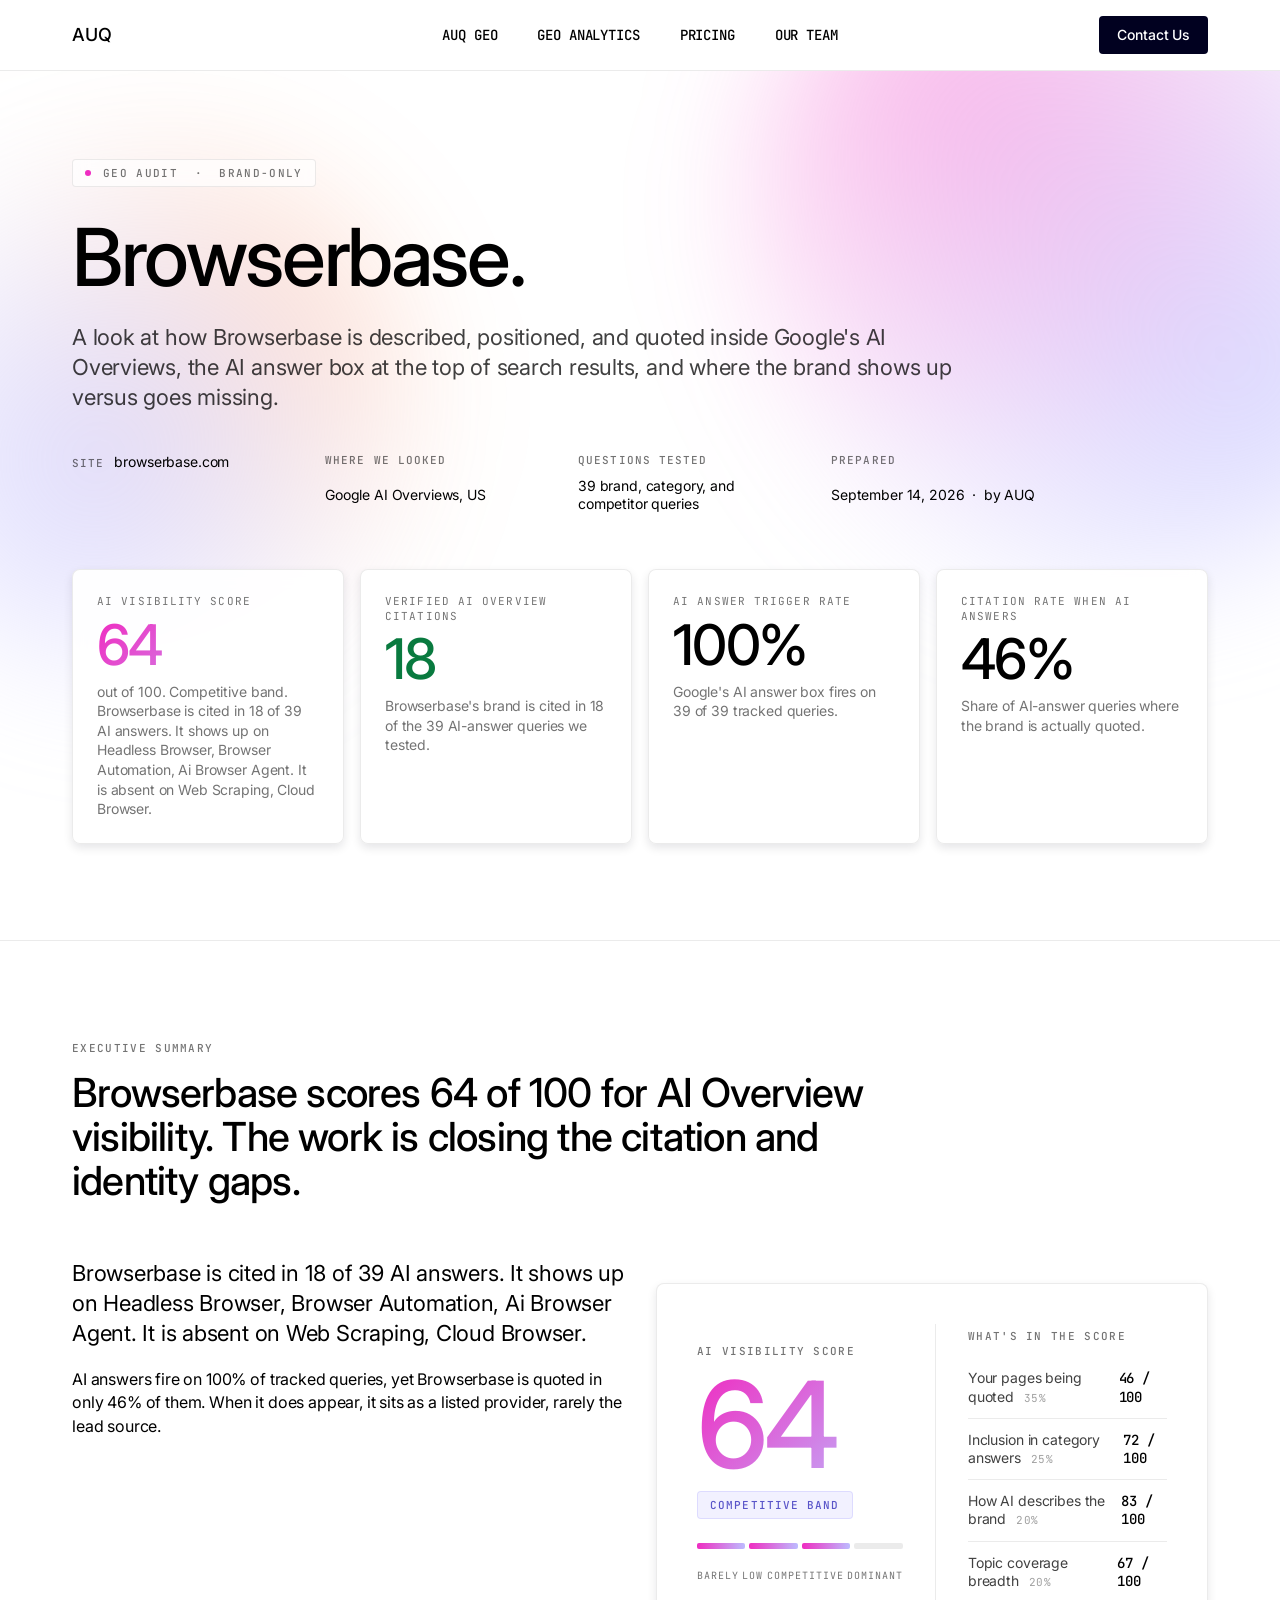
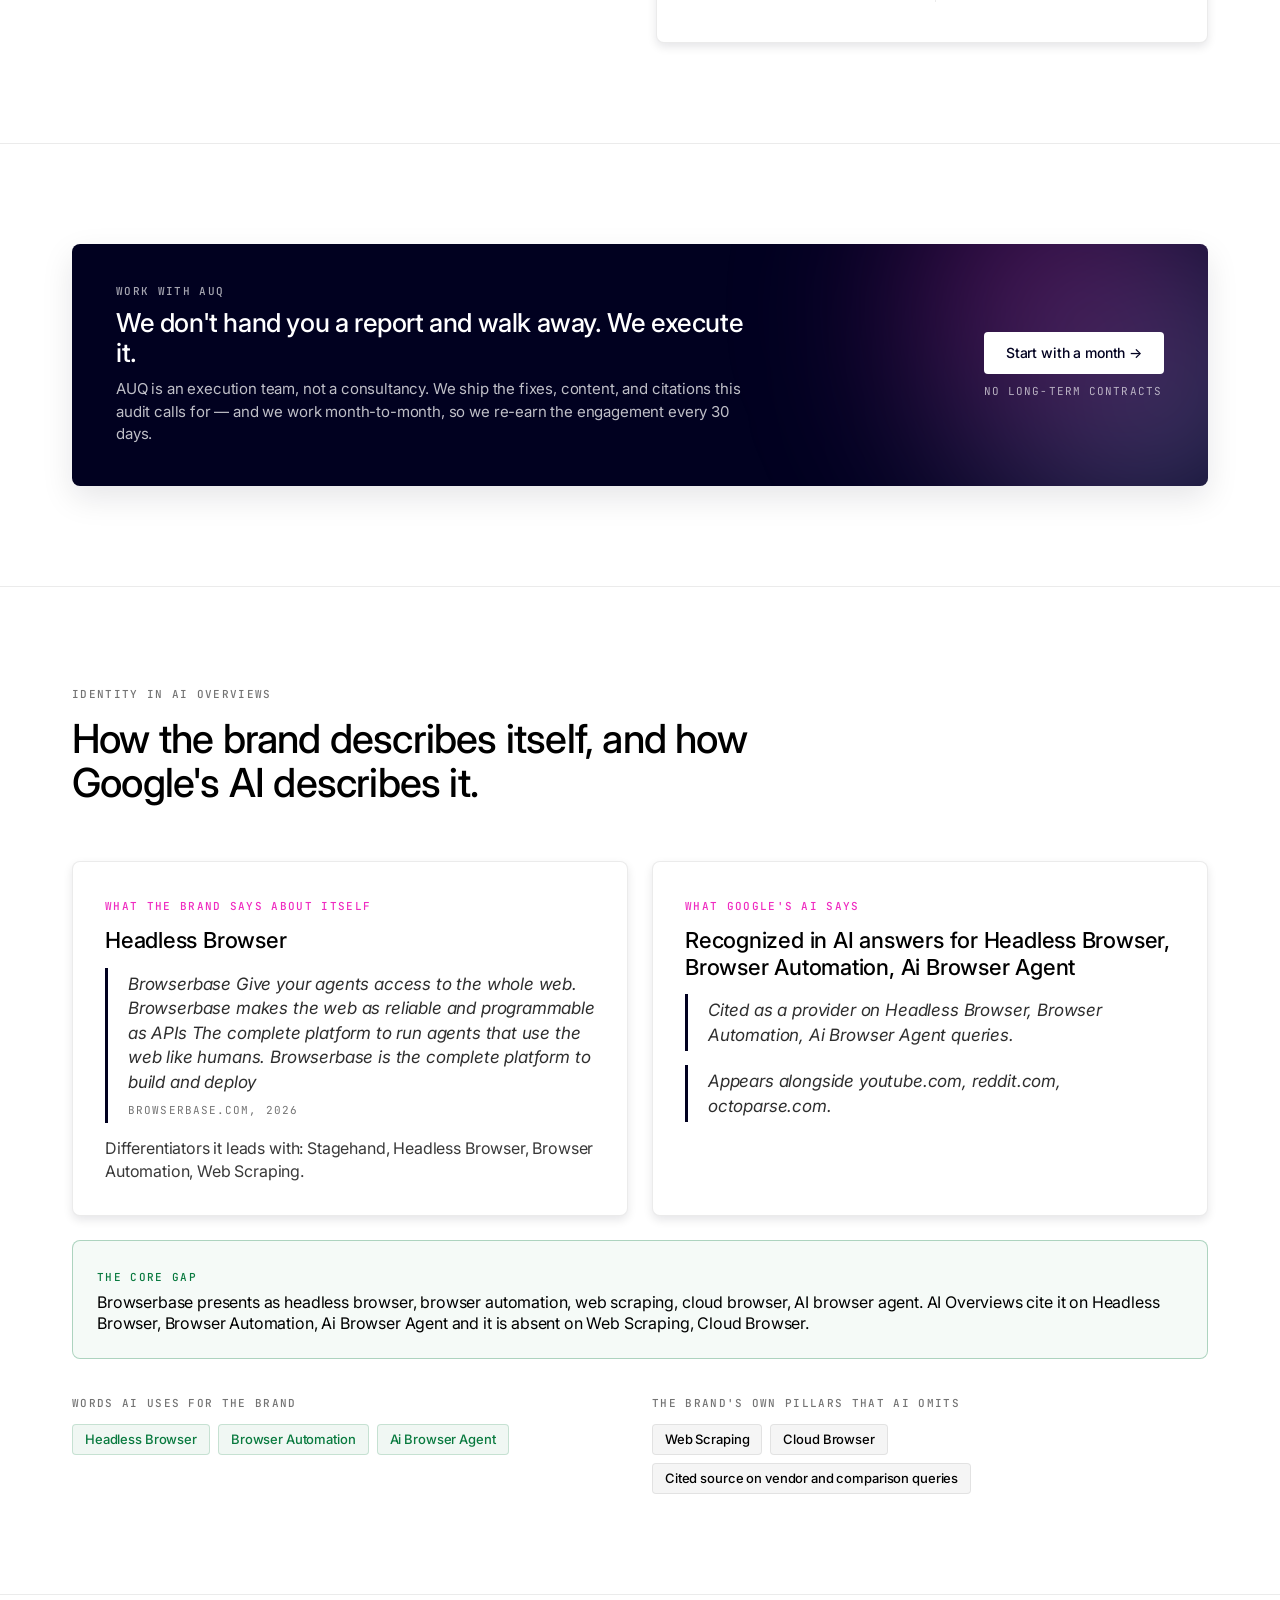
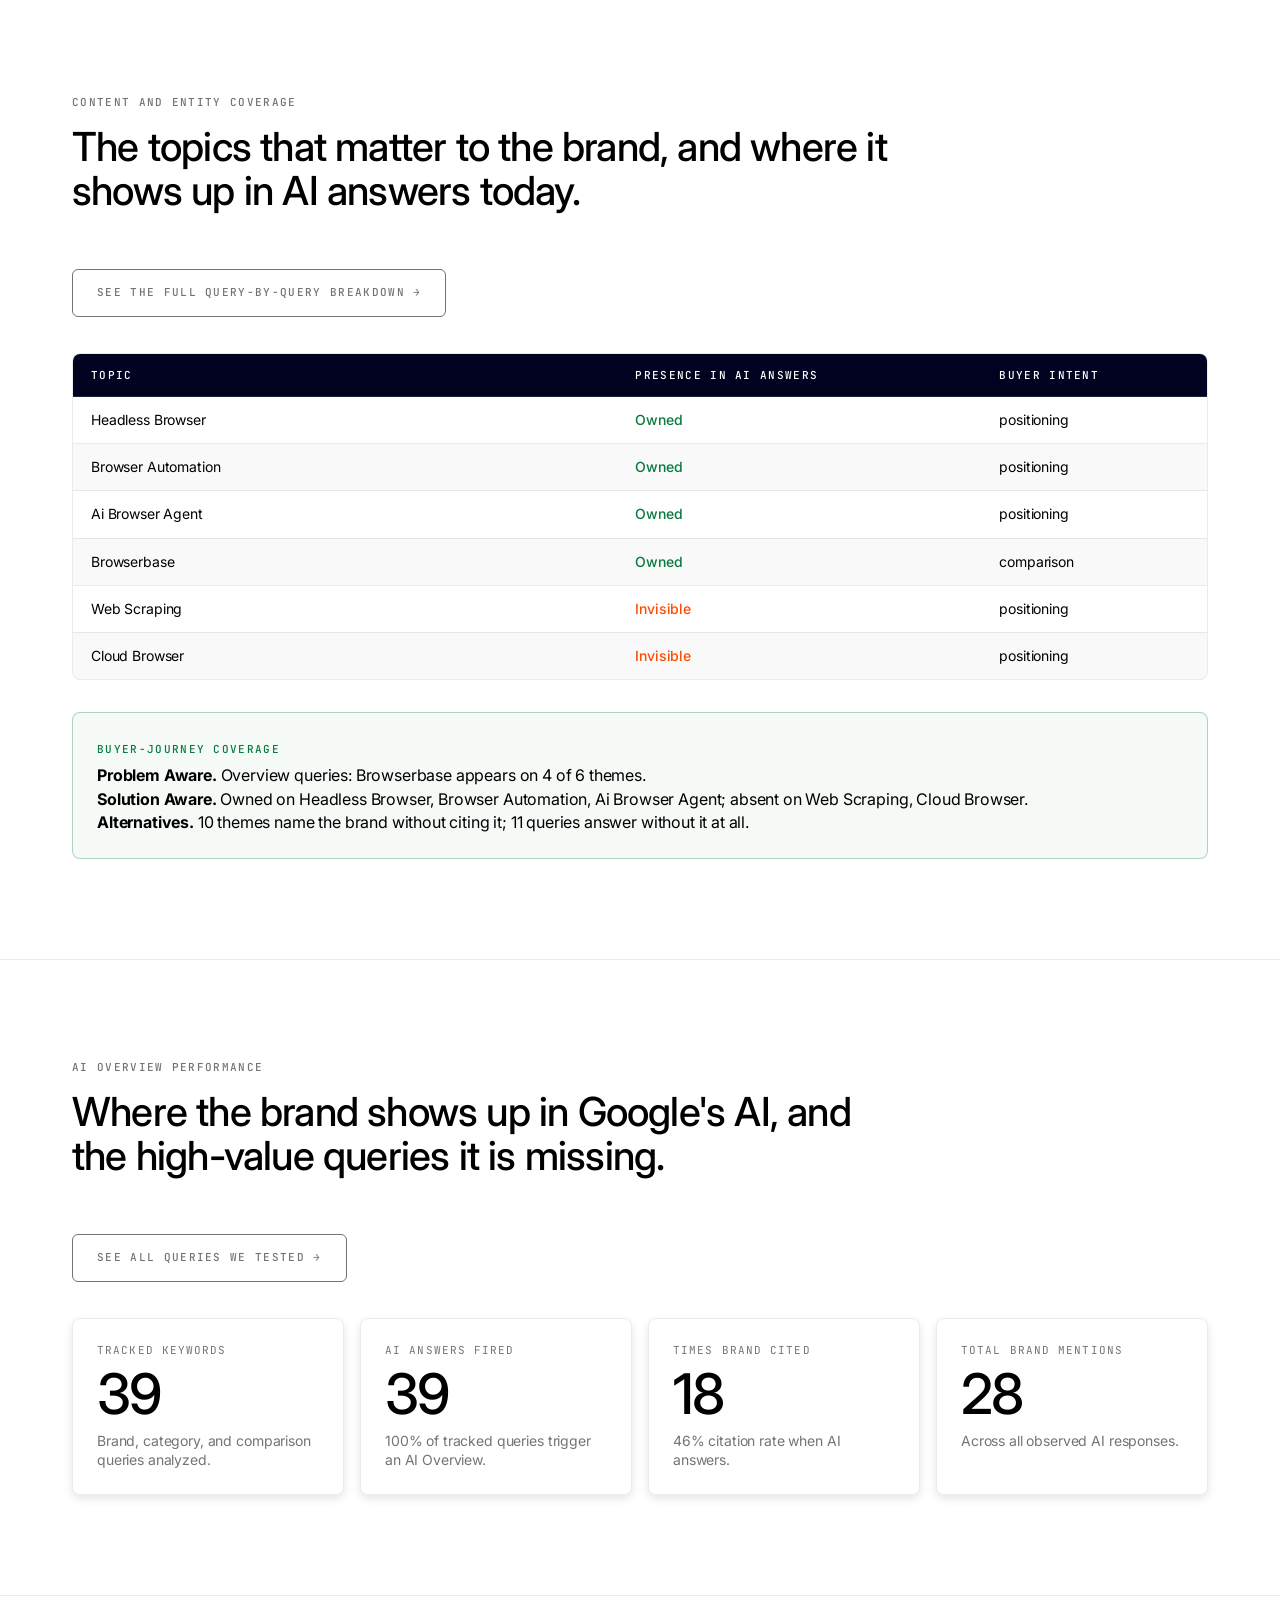
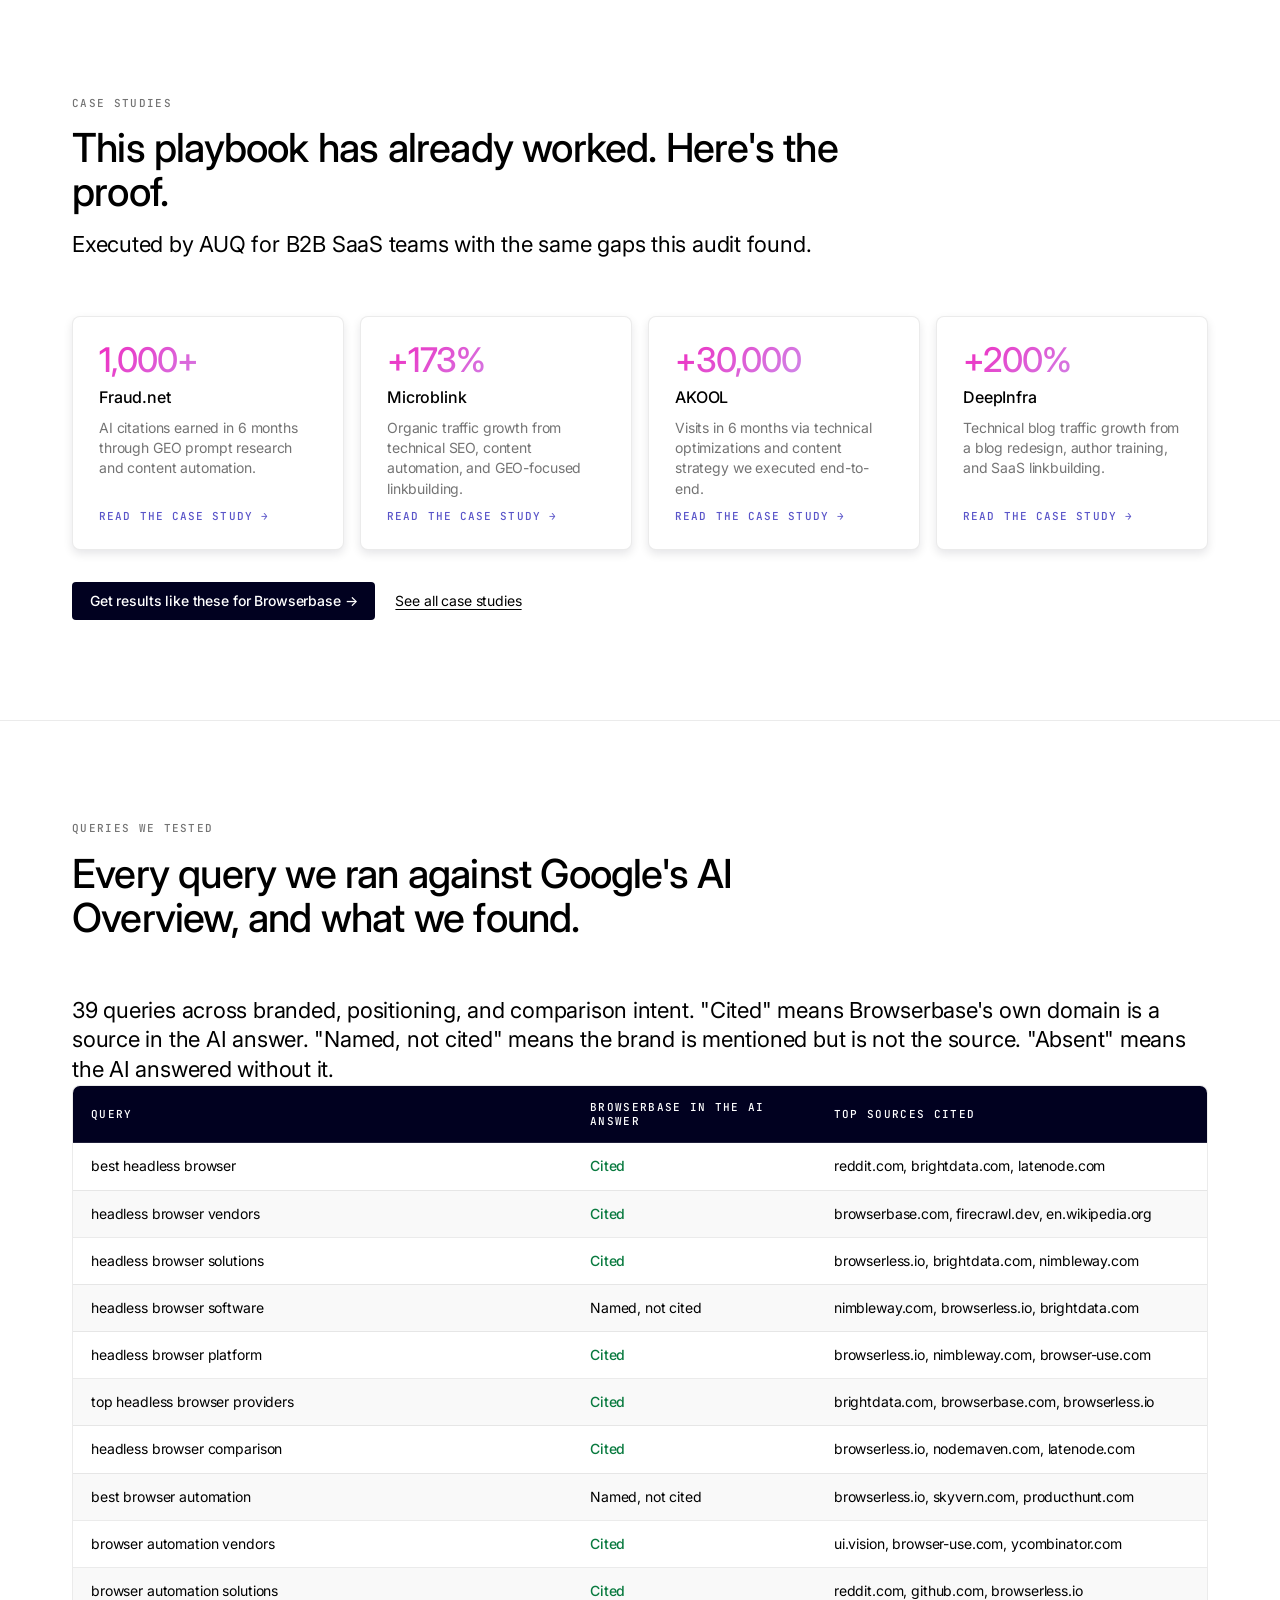
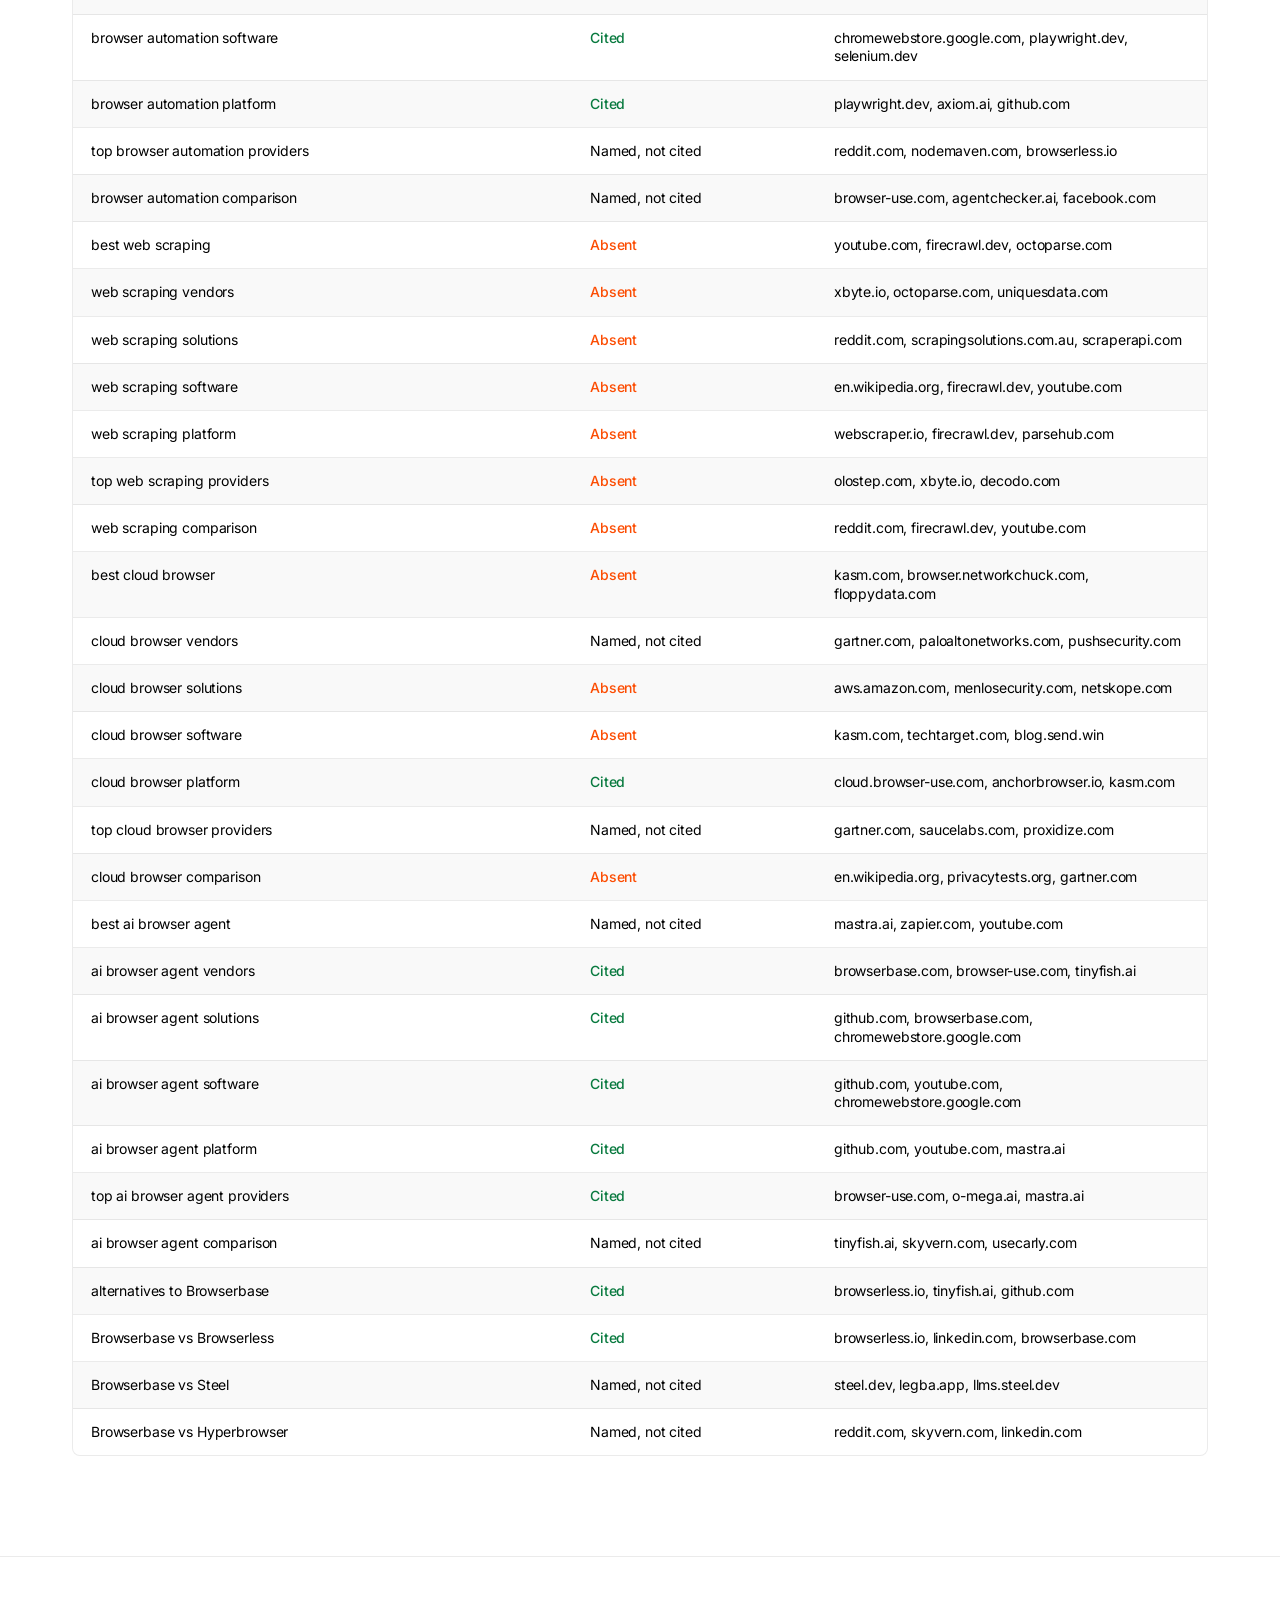
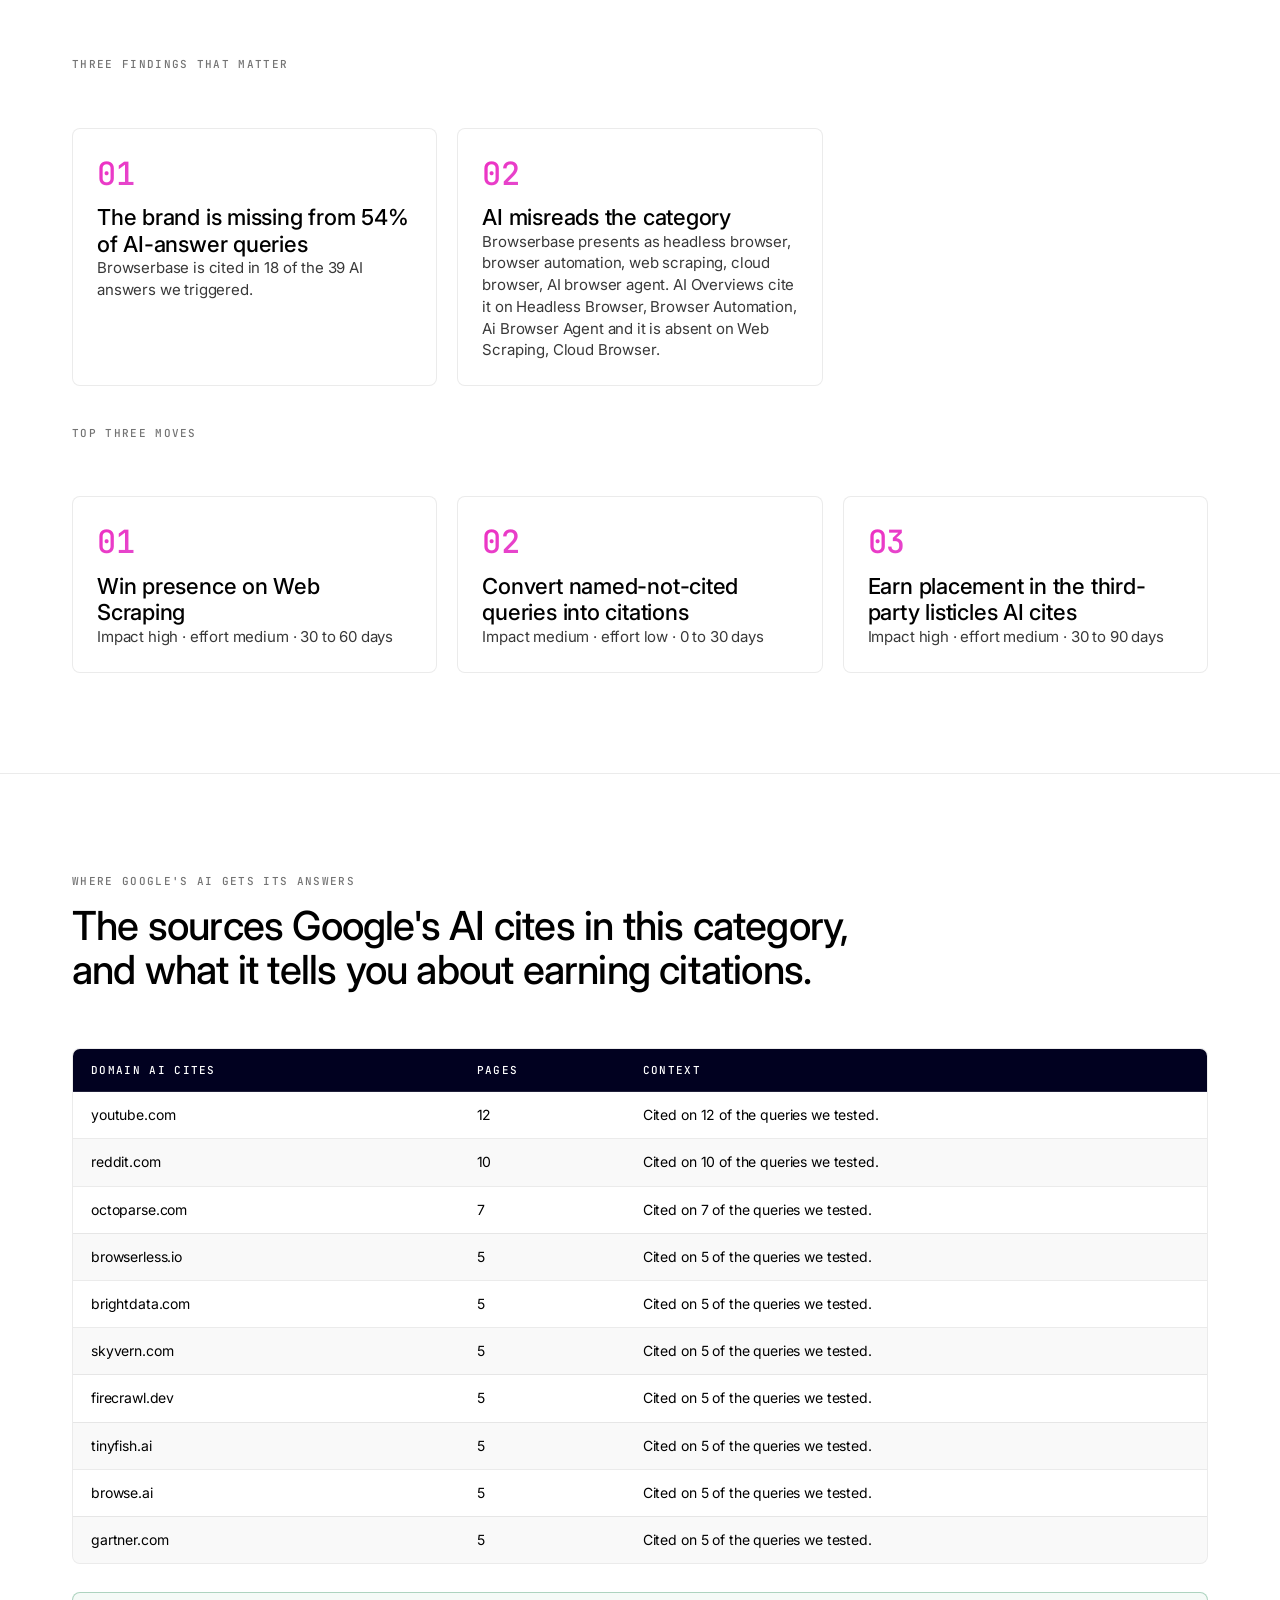
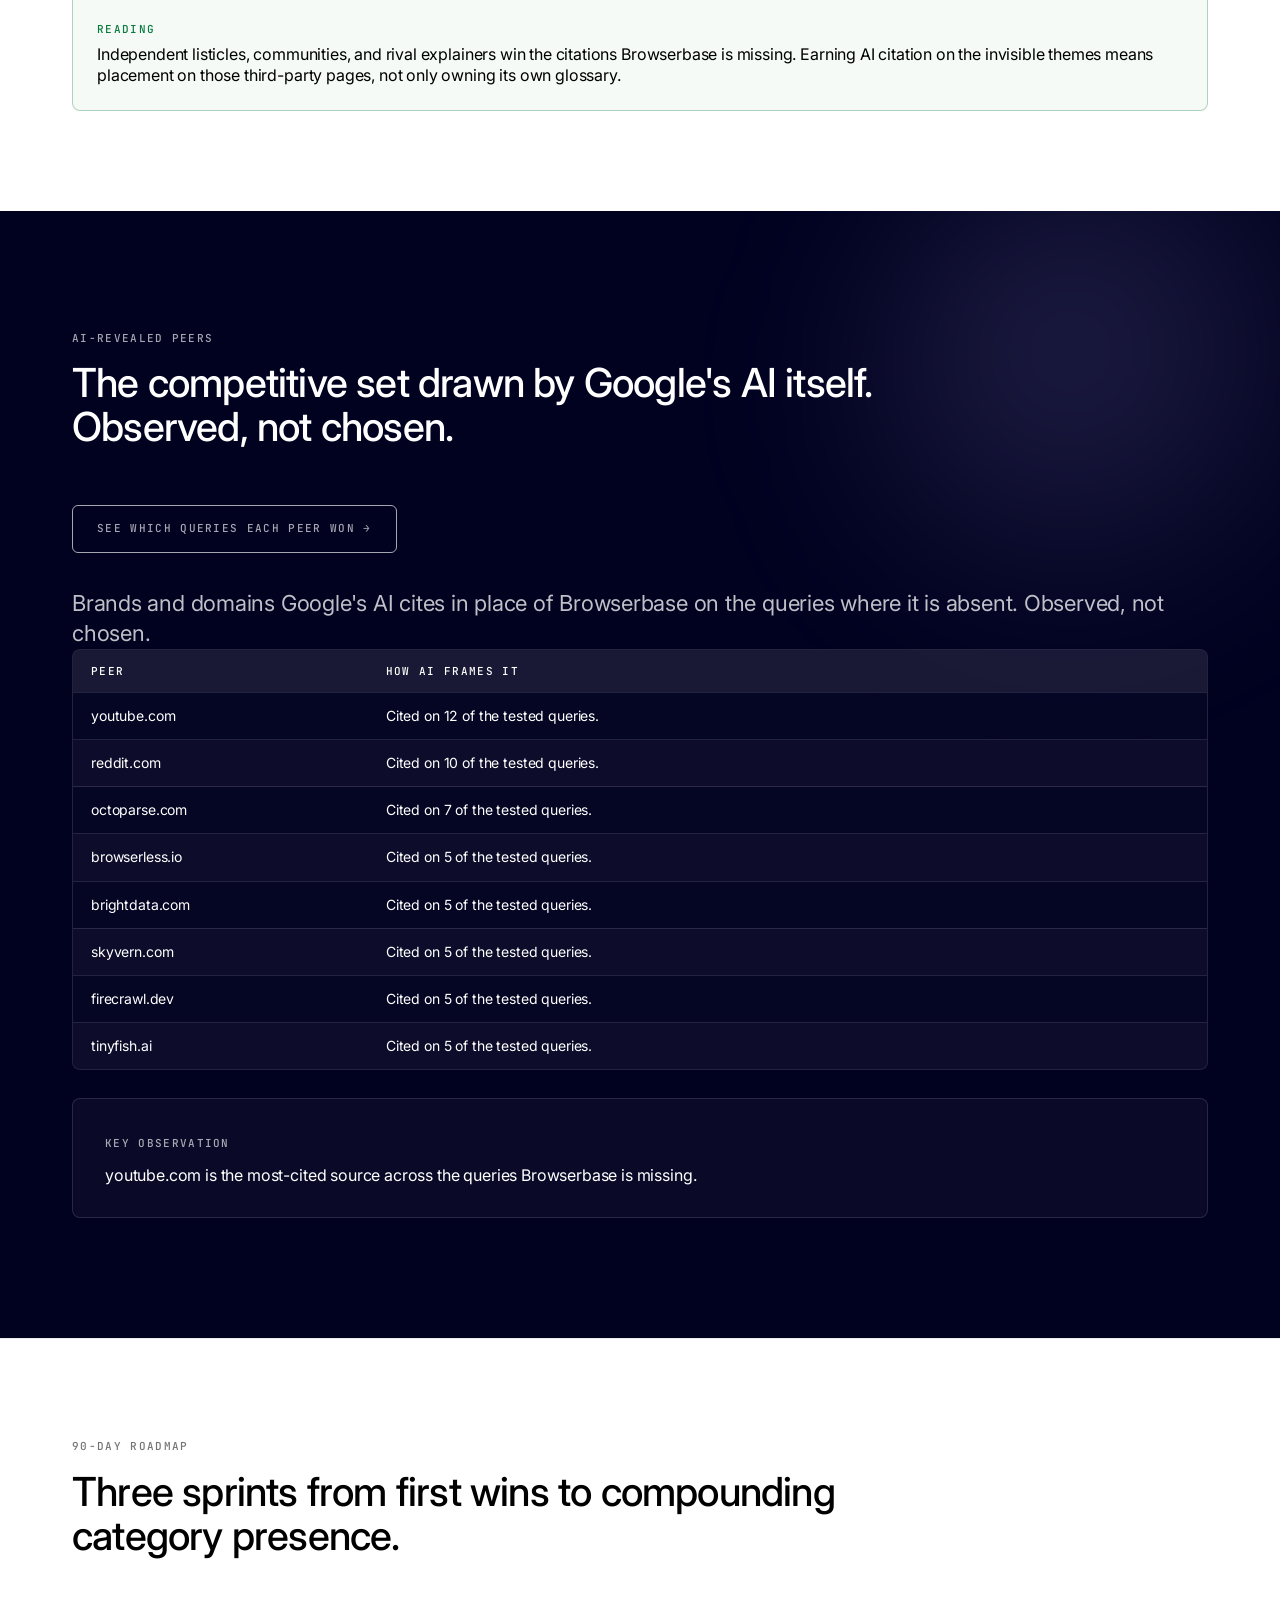
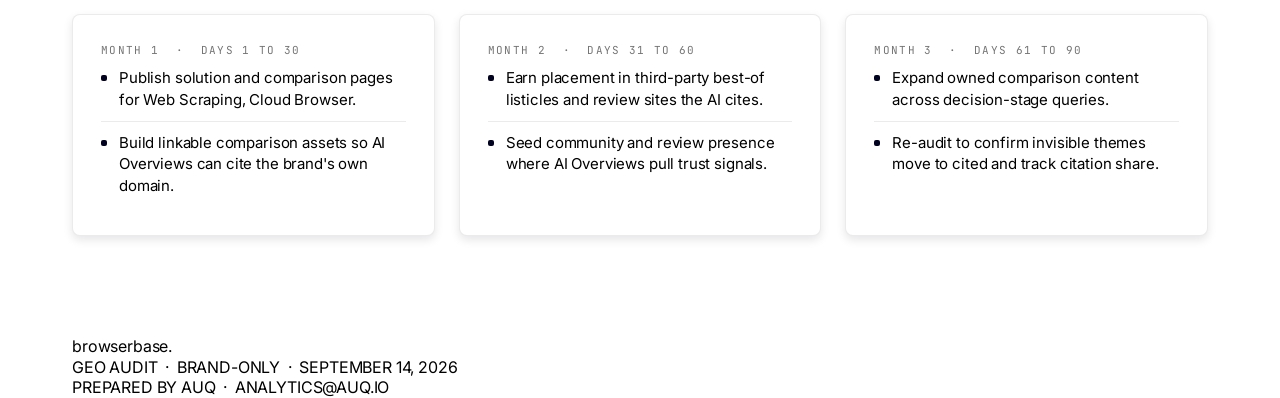
<file: browserbase.html>
<!doctype html><html lang="en"><head><meta charset="utf-8"><!-- Google Tag Manager --><script>(function(w,d,s,l,i){w[l]=w[l]||[];w[l].push({'gtm.start':new Date().getTime(),event:'gtm.js'});var f=d.getElementsByTagName(s)[0],j=d.createElement(s),dl=l!='dataLayer'?'&l='+l:'';j.async=true;j.src='https://www.googletagmanager.com/gtm.js?id='+i+dl;f.parentNode.insertBefore(j,f);})(window,document,'script','dataLayer','GTM-NCFX8NJ');</script><!-- End Google Tag Manager --><meta name="viewport" content="width=device-width, initial-scale=1">
<title>Browserbase GEO Audit, brand-only, by AUQ</title>
<link rel="preconnect" href="https://fonts.googleapis.com">
<link rel="preconnect" href="https://fonts.gstatic.com" crossorigin>
<link href="https://fonts.googleapis.com/css2?family=Inter:wght@300;400;500;600&family=JetBrains+Mono:wght@400;500;600&display=swap" rel="stylesheet">
<style>
  :root {
    --c-text: #000000; --c-text-dark: #ffffff; --c-bg: #ffffff; --c-dark: #010120;
    --c-magenta: #ef2cc1; --c-orange: #fc4c02; --c-lavender: #bdbbff;
    --c-border-light: rgba(0, 0, 0, 0.08); --c-border-dark: rgba(255, 255, 255, 0.12);
    --c-fill-light: rgba(0, 0, 0, 0.04); --c-fill-dark: rgba(255, 255, 255, 0.06);
    --c-muted-light: rgba(0, 0, 0, 0.55); --c-muted-dark: rgba(255, 255, 255, 0.65);
    --shadow: 0 4px 10px rgba(1, 1, 32, 0.10); --shadow-lg: 0 12px 32px rgba(1, 1, 32, 0.10);
    --r-sharp: 4px; --r-comfort: 8px;
    --f-display: "Inter", "Helvetica Neue", Arial, sans-serif;
    --f-mono: "JetBrains Mono", "PP Neue Montreal Mono", Georgia, monospace;
  }
  * { box-sizing: border-box; margin: 0; padding: 0; }
  html { scroll-behavior: smooth; }
  body { font-family: var(--f-display); font-size: 16px; font-weight: 400; line-height: 1.30; letter-spacing: -0.16px; color: var(--c-text); background: var(--c-bg); -webkit-font-smoothing: antialiased; -moz-osx-font-smoothing: grayscale; }
  .display { font-size: 80px; font-weight: 500; line-height: 0.95; letter-spacing: -2.4px; }
  h1 { font-size: 56px; font-weight: 500; line-height: 1.05; letter-spacing: -1.68px; }
  h2 { font-size: 40px; font-weight: 500; line-height: 1.10; letter-spacing: -0.8px; }
  h3 { font-size: 22px; font-weight: 500; line-height: 1.20; letter-spacing: -0.22px; }
  h4 { font-size: 18px; font-weight: 500; line-height: 1.30; letter-spacing: -0.18px; }
  p { font-size: 16px; line-height: 1.45; letter-spacing: -0.16px; }
  p.lede { font-size: 22px; line-height: 1.35; letter-spacing: -0.22px; font-weight: 400; }
  .caption { font-size: 13px; line-height: 1.40; color: var(--c-muted-light); }
  .mono-label { font-family: var(--f-mono); font-weight: 500; font-size: 11px; text-transform: uppercase; letter-spacing: 0.12em; color: var(--c-muted-light); display: inline-block; }
  .dark .mono-label { color: var(--c-muted-dark); }
  .container { max-width: 1200px; margin: 0 auto; padding: 0 32px; }
  .section { padding: 100px 0; border-top: 1px solid var(--c-border-light); }
  .section:first-of-type { border-top: none; }
  .section-head { display: flex; flex-direction: column; gap: 16px; margin-bottom: 56px; max-width: 820px; }
  nav.topnav { position: sticky; top: 0; z-index: 50; backdrop-filter: saturate(180%) blur(14px); -webkit-backdrop-filter: saturate(180%) blur(14px); background: rgba(255,255,255,0.75); border-bottom: 1px solid var(--c-border-light); }
  nav.topnav .container { display: grid; grid-template-columns: 1fr auto 1fr; align-items: center; padding-top: 16px; padding-bottom: 16px; }
  .brand { font-family: var(--f-display); font-weight: 500; font-size: 18px; letter-spacing: -0.18px; display: flex; align-items: center; gap: 10px; }
  .brand .dot { width: 10px; height: 10px; border-radius: 2px; background: linear-gradient(135deg, var(--c-magenta), var(--c-lavender)); }
  nav.topnav .brand { justify-self: start; text-decoration: none; color: var(--c-text); }
  nav.topnav .navmid { justify-self: center; display: flex; align-items: center; gap: 40px; }
  nav.topnav .navmid a { color: var(--c-text); text-decoration: none; font-size: 14px; letter-spacing: -0.14px; white-space: nowrap; }
  nav.topnav .navmid a:hover { opacity: 0.6; }
  nav.topnav .btn-cta { justify-self: end; }
  @media (max-width: 820px) { nav.topnav .navmid { display: none; } }
  .btn-cta { display: inline-flex; align-items: center; gap: 8px; background: var(--c-dark); color: var(--c-text-dark); padding: 10px 18px; border-radius: var(--r-sharp); font-size: 14px; letter-spacing: -0.14px; font-weight: 500; text-decoration: none; transition: transform 0.15s ease; }
  .btn-cta:hover { transform: translateY(-1px); }
  .hero { position: relative; overflow: hidden; padding: 88px 0 96px; }
  .hero::before, .hero::after { content: ""; position: absolute; pointer-events: none; filter: blur(60px); z-index: 0; }
  .hero::before { width: 720px; height: 720px; top: -200px; right: -180px; background: radial-gradient(circle at 30% 30%, rgba(239, 44, 193, 0.32) 0%, transparent 60%), radial-gradient(circle at 70% 70%, rgba(189, 187, 255, 0.55) 0%, transparent 65%); border-radius: 50%; }
  .hero::after { width: 560px; height: 560px; top: 60px; left: -140px; background: radial-gradient(circle at 40% 60%, rgba(189, 187, 255, 0.50) 0%, transparent 65%), radial-gradient(circle at 80% 30%, rgba(252, 76, 2, 0.16) 0%, transparent 60%); border-radius: 50%; }
  .hero .container { position: relative; z-index: 1; }
  .hero .eyebrow { display: inline-flex; align-items: center; gap: 12px; padding: 6px 12px; border-radius: var(--r-sharp); background: rgba(255,255,255,0.7); border: 1px solid var(--c-border-light); backdrop-filter: blur(8px); margin-bottom: 32px; }
  .hero .eyebrow .pill { width: 6px; height: 6px; border-radius: 50%; background: var(--c-magenta); }
  .hero .display { margin-bottom: 28px; max-width: 14ch; }
  .hero p.lede { max-width: 64ch; color: rgba(0,0,0,0.75); margin-bottom: 40px; }
  .hero .meta { display: grid; grid-template-columns: repeat(auto-fit, minmax(220px, 1fr)); gap: 16px 32px; max-width: 980px; margin-bottom: 56px; }
  .hero .meta .row { display: flex; gap: 10px; align-items: baseline; }
  .hero .meta .k { font-family: var(--f-mono); font-size: 11px; font-weight: 500; text-transform: uppercase; letter-spacing: 0.10em; color: var(--c-muted-light); white-space: nowrap; }
  .hero .meta .v { font-size: 14px; letter-spacing: -0.14px; color: var(--c-text); }
  .stats-bar { display: grid; grid-template-columns: repeat(4, 1fr); gap: 16px; margin-top: 24px; }
  .stat-card { background: rgba(255,255,255,0.92); border: 1px solid var(--c-border-light); border-radius: var(--r-comfort); padding: 24px; box-shadow: var(--shadow); backdrop-filter: blur(8px); display: flex; flex-direction: column; gap: 10px; }
  .stat-card .num { font-size: 56px; font-weight: 500; line-height: 0.95; letter-spacing: -1.68px; }
  .stat-card .num.accent { background: linear-gradient(135deg, var(--c-magenta), var(--c-lavender)); -webkit-background-clip: text; background-clip: text; -webkit-text-fill-color: transparent; }
  .stat-card .num.good { color: #097a3f; }
  .stat-card .num.warn { color: var(--c-orange); }
  .stat-card .lbl { font-family: var(--f-mono); font-size: 11px; text-transform: uppercase; letter-spacing: 0.10em; color: var(--c-muted-light); }
  .stat-card .sub { font-size: 14px; line-height: 1.4; letter-spacing: -0.14px; color: var(--c-muted-light); }
  .card { background: var(--c-bg); border: 1px solid var(--c-border-light); border-radius: var(--r-comfort); padding: 32px; box-shadow: var(--shadow); }
  .card .mono-label { margin-bottom: 14px; }
  .card h3 { margin-bottom: 10px; }
  .card p { color: rgba(0,0,0,0.78); }
  .card.flat { box-shadow: none; }
  .dark .card { background: rgba(255,255,255,0.04); border-color: var(--c-border-dark); color: var(--c-text-dark); box-shadow: none; }
  .dark .card p { color: rgba(255,255,255,0.78); }
  .tbl-wrap { border: 1px solid var(--c-border-light); border-radius: var(--r-comfort); overflow: hidden; background: var(--c-bg); }
  table { width: 100%; border-collapse: collapse; font-size: 14px; letter-spacing: -0.14px; }
  thead th { background: var(--c-dark); color: var(--c-text-dark); text-align: left; padding: 14px 18px; font-family: var(--f-mono); font-size: 11px; font-weight: 500; text-transform: uppercase; letter-spacing: 0.12em; border-bottom: 1px solid var(--c-border-dark); }
  tbody td { padding: 14px 18px; border-top: 1px solid var(--c-border-light); vertical-align: top; color: var(--c-text); }
  tbody tr:nth-child(even) td { background: rgba(0,0,0,0.025); }
  tbody td.num { font-variant-numeric: tabular-nums; font-weight: 500; }
  tbody td.center { text-align: center; }
  td.no { color: var(--c-orange); font-weight: 500; }
  td.yes { color: #097a3f; font-weight: 500; }
  .dark .tbl-wrap { border-color: var(--c-border-dark); background: rgba(255,255,255,0.02); }
  .dark thead th { background: rgba(255,255,255,0.08); color: var(--c-text-dark); }
  .dark tbody td { color: var(--c-text-dark); border-top-color: var(--c-border-dark); }
  .dark tbody tr:nth-child(even) td { background: rgba(255,255,255,0.03); }
  blockquote { border-left: 3px solid var(--c-dark); padding: 4px 0 4px 20px; margin: 14px 0; font-style: italic; font-size: 17px; line-height: 1.45; letter-spacing: -0.17px; color: rgba(0,0,0,0.82); }
  .dark blockquote { border-left-color: var(--c-lavender); color: rgba(255,255,255,0.85); }
  blockquote .src { display: block; font-style: normal; margin-top: 8px; font-family: var(--f-mono); font-size: 11px; text-transform: uppercase; letter-spacing: 0.10em; color: var(--c-muted-light); }
  .dark blockquote .src { color: var(--c-muted-dark); }
  .grid { display: grid; gap: 24px; }
  .grid-2 { grid-template-columns: 1fr 1fr; }
  .grid-3 { grid-template-columns: repeat(3, 1fr); }
  .grid-4 { grid-template-columns: repeat(4, 1fr); }
  .move { border: 1px solid var(--c-border-light); border-radius: var(--r-comfort); padding: 28px; background: var(--c-bg); box-shadow: var(--shadow); display: flex; flex-direction: column; gap: 12px; }
  .move .num { font-family: var(--f-mono); font-size: 11px; text-transform: uppercase; letter-spacing: 0.12em; color: var(--c-muted-light); }
  .move h3 { margin: 0; font-size: 20px; letter-spacing: -0.20px; }
  .move p { color: rgba(0,0,0,0.78); font-size: 15px; line-height: 1.45; }
  .sprint { border: 1px solid var(--c-border-light); border-radius: var(--r-comfort); padding: 28px; background: var(--c-bg); box-shadow: var(--shadow); }
  .sprint .num { font-family: var(--f-mono); font-size: 11px; text-transform: uppercase; letter-spacing: 0.12em; color: var(--c-muted-light); }
  .sprint h3 { margin: 8px 0 12px; font-size: 20px; letter-spacing: -0.20px; }
  .sprint ul { list-style: none; padding: 0; margin: 0; }
  .sprint li { padding: 10px 0; border-top: 1px solid var(--c-border-light); font-size: 15px; line-height: 1.45; letter-spacing: -0.15px; display: flex; gap: 12px; align-items: flex-start; }
  .sprint li:first-child { border-top: none; }
  .sprint li::before { content: ""; flex: none; width: 6px; height: 6px; background: var(--c-dark); border-radius: 2px; margin-top: 8px; }
  .dark-zone { background: var(--c-dark); color: var(--c-text-dark); padding: 120px 0; position: relative; overflow: hidden; }
  .dark-zone::before { content: ""; position: absolute; width: 600px; height: 600px; top: -100px; right: -150px; background: radial-gradient(circle at 40% 40%, rgba(189, 187, 255, 0.18) 0%, transparent 60%); border-radius: 50%; filter: blur(80px); pointer-events: none; }
  .dark-zone .container { position: relative; z-index: 1; }
  .dark-zone h2 { color: var(--c-text-dark); }
  .dark-zone p { color: rgba(255,255,255,0.75); }
  .dark { color: var(--c-text-dark); }
  .dark .mono-label { color: var(--c-muted-dark); }
  .score-block { display: grid; grid-template-columns: 1.2fr 1fr; gap: 32px; background: var(--c-bg); border: 1px solid var(--c-border-light); border-radius: var(--r-comfort); padding: 40px; box-shadow: var(--shadow); margin-top: 24px; }
  .score-block .num-side { display: flex; flex-direction: column; justify-content: center; gap: 12px; border-right: 1px solid var(--c-border-light); padding-right: 32px; }
  .score-block .big { font-size: 120px; line-height: 0.9; letter-spacing: -3.6px; font-weight: 500; background: linear-gradient(135deg, var(--c-magenta) 0%, var(--c-lavender) 100%); -webkit-background-clip: text; background-clip: text; -webkit-text-fill-color: transparent; }
  .score-block .band { display: inline-flex; align-items: center; gap: 8px; padding: 6px 12px; background: rgba(189,187,255,0.20); border: 1px solid rgba(189,187,255,0.4); border-radius: var(--r-sharp); font-family: var(--f-mono); font-size: 11px; font-weight: 500; text-transform: uppercase; letter-spacing: 0.10em; color: #5a55c9; width: max-content; }
  .score-block .scale { display: flex; gap: 4px; margin-top: 12px; }
  .score-block .scale .seg { flex: 1; height: 6px; border-radius: 2px; background: rgba(0,0,0,0.08); }
  .score-block .scale .seg.on { background: linear-gradient(90deg, var(--c-magenta), var(--c-lavender)); }
  .score-block .scale-lbl { display: flex; justify-content: space-between; margin-top: 8px; font-family: var(--f-mono); font-size: 10px; text-transform: uppercase; letter-spacing: 0.10em; color: var(--c-muted-light); }
  .score-block .components ul { list-style: none; padding: 0; margin: 0; }
  .score-block .components li { display: flex; justify-content: space-between; align-items: center; padding: 12px 0; border-top: 1px solid var(--c-border-light); font-size: 14px; letter-spacing: -0.14px; }
  .score-block .components li:first-child { border-top: none; }
  .score-block .components .lbl { color: rgba(0,0,0,0.75); }
  .score-block .components .wt { font-family: var(--f-mono); font-size: 11px; opacity: 0.5; margin-left: 6px; letter-spacing: 0.04em; }
  .score-block .components .val { font-family: var(--f-mono); font-weight: 500; }
  .findings { display: grid; grid-template-columns: repeat(3, 1fr); gap: 20px; margin-top: 32px; }
  .finding { border: 1px solid var(--c-border-light); border-radius: var(--r-comfort); padding: 24px; background: var(--c-bg); }
  .finding .num { font-family: var(--f-mono); font-size: 32px; font-weight: 500; letter-spacing: -0.5px; background: linear-gradient(135deg, var(--c-magenta), var(--c-lavender)); -webkit-background-clip: text; background-clip: text; -webkit-text-fill-color: transparent; margin-bottom: 10px; }
  .finding p { color: rgba(0,0,0,0.78); font-size: 15px; line-height: 1.45; }
  .chips { display: flex; flex-wrap: wrap; gap: 10px; margin-top: 16px; }
  .chip { display: inline-flex; align-items: center; padding: 8px 14px; border: 1px solid var(--c-border-light); background: rgba(189,187,255,0.18); border-radius: var(--r-sharp); font-size: 13px; letter-spacing: -0.13px; color: var(--c-text); }
  .descriptors { display: flex; flex-wrap: wrap; gap: 8px; margin-top: 12px; }
  .desc-pill { padding: 6px 12px; background: var(--c-fill-light); border: 1px solid var(--c-border-light); border-radius: var(--r-sharp); font-size: 13px; font-weight: 500; letter-spacing: -0.13px; }
  .desc-pill.absent { background: rgba(252, 76, 2, 0.06); border-color: rgba(252, 76, 2, 0.18); color: var(--c-orange); text-decoration: line-through; text-decoration-color: rgba(252, 76, 2, 0.4); }
  .desc-pill.present { background: rgba(9,122,63,0.06); border-color: rgba(9,122,63,0.18); color: #097a3f; }
  footer.big-footer { background: var(--c-dark); color: var(--c-text-dark); padding: 120px 0 48px; position: relative; overflow: hidden; }
  footer.big-footer::before { content: ""; position: absolute; inset: 0; background: radial-gradient(ellipse at top left, rgba(189,187,255,0.10) 0%, transparent 50%); pointer-events: none; }
  footer.big-footer .container { position: relative; z-index: 1; }
  footer.big-footer .word { font-family: var(--f-display); font-weight: 500; font-size: clamp(80px, 14vw, 200px); line-height: 0.85; letter-spacing: -6px; background: linear-gradient(180deg, #ffffff 0%, rgba(189,187,255,0.4) 100%); -webkit-background-clip: text; background-clip: text; -webkit-text-fill-color: transparent; margin: 0 0 40px; }
  footer.big-footer .meta-row { display: flex; justify-content: space-between; align-items: center; border-top: 1px solid var(--c-border-dark); padding-top: 28px; flex-wrap: wrap; gap: 20px; }
  footer.big-footer .meta-row .left, footer.big-footer .meta-row .right { font-family: var(--f-mono); font-size: 11px; text-transform: uppercase; letter-spacing: 0.12em; color: var(--c-muted-dark); }
  .row { display: flex; flex-wrap: wrap; gap: 12px; }
  .stack-sm > * + * { margin-top: 14px; }
  .stack-md > * + * { margin-top: 20px; }
  .muted { color: var(--c-muted-light); }
  .dark .muted { color: var(--c-muted-dark); }
  .split-quotes { display: grid; grid-template-columns: 1fr 1fr; gap: 24px; }
  .split-quotes .card .mono-label { color: var(--c-magenta); }
  .callout { border: 1px solid rgba(252,76,2,0.30); background: rgba(252,76,2,0.04); border-radius: var(--r-comfort); padding: 24px; margin-top: 24px; }
  .callout .mono-label { color: var(--c-orange); margin-bottom: 8px; }
  .callout.good { border-color: rgba(9,122,63,0.30); background: rgba(9,122,63,0.04); }
  .callout.good .mono-label { color: #097a3f; }
  .glossary { border: 1px solid var(--c-border-light); background: rgba(189,187,255,0.06); border-radius: var(--r-comfort); padding: 28px; margin-top: 24px; }
  .glossary .mono-label { color: #5a55c9; margin-bottom: 14px; }
  .glossary dl { display: grid; grid-template-columns: 180px 1fr; gap: 12px 20px; font-size: 14px; line-height: 1.5; }
  .glossary dt { font-weight: 500; color: var(--c-text); }
  .glossary dd { color: rgba(0,0,0,0.72); }
  @media (max-width: 991px) {
    .display { font-size: 64px; letter-spacing: -1.92px; }
    h1 { font-size: 44px; letter-spacing: -1.32px; }
    h2 { font-size: 32px; letter-spacing: -0.64px; }
    .stats-bar { grid-template-columns: repeat(2, 1fr); }
    .grid-3 { grid-template-columns: repeat(2, 1fr); }
    .score-block { grid-template-columns: 1fr; }
    .score-block .num-side { border-right: none; border-bottom: 1px solid var(--c-border-light); padding-right: 0; padding-bottom: 24px; }
    .split-quotes { grid-template-columns: 1fr; }
    .findings { grid-template-columns: 1fr; }
    .glossary dl { grid-template-columns: 1fr; gap: 4px 0; }
    .glossary dt { margin-top: 10px; }
  }
  @media (max-width: 640px) {
    .display { font-size: 48px; letter-spacing: -1.44px; }
    h2 { font-size: 26px; letter-spacing: -0.52px; }
    .section { padding: 64px 0; }
    .stats-bar { grid-template-columns: 1fr; }
    .grid-2, .grid-3, .grid-4 { grid-template-columns: 1fr; }
    nav.topnav .navmid { display: none; }
    .container { padding: 0 20px; }
    .stat-card .num { font-size: 44px; letter-spacing: -1.32px; }
    .score-block .big { font-size: 88px; letter-spacing: -2.6px; }
  }
</style></head><body><!-- Google Tag Manager (noscript) --><noscript><iframe src="https://www.googletagmanager.com/ns.html?id=GTM-NCFX8NJ" height="0" width="0" style="display:none;visibility:hidden"></iframe></noscript><!-- End Google Tag Manager (noscript) --><nav class="topnav"><div class="container"><a class="brand" href="https://auq.io">AUQ</a><div class="navmid mono-label"><a href="https://auq.io/geo-llm-optimization/">AUQ GEO</a><a href="https://auq.io/geo-analytics/">GEO Analytics</a><a href="https://auq.io/pricing/">Pricing</a><a href="https://auq.io/team/">Our Team</a></div><a class="btn-cta" href="https://auq.io/contact-us/">Contact Us</a></div></nav>

<section class="hero"><div class="container">
  <div class="eyebrow"><span class="pill"></span><span class="mono-label">GEO AUDIT &nbsp;·&nbsp; BRAND-ONLY</span></div>
  <h1 class="display">Browserbase.</h1>
  <p class="lede">A look at how Browserbase is described, positioned, and quoted inside Google's AI Overviews, the AI answer box at the top of search results, and where the brand shows up versus goes missing.</p>
  <div class="meta">
    <div class="row"><span class="k">Site</span><span class="v">browserbase.com</span></div>
    <div class="row"><span class="k">Where we looked</span><span class="v">Google AI Overviews, US</span></div>
    <div class="row"><span class="k">Questions tested</span><span class="v">39 brand, category, and competitor queries</span></div>
    <div class="row"><span class="k">Prepared</span><span class="v">September 14, 2026 &nbsp;·&nbsp; by AUQ</span></div>
  </div>
  <div class="stats-bar">
    <div class="stat-card"><div class="lbl">AI Visibility Score</div><div class="num accent">64</div><div class="sub">out of 100. Competitive band. Browserbase is cited in 18 of 39 AI answers. It shows up on Headless Browser, Browser Automation, Ai Browser Agent. It is absent on Web Scraping, Cloud Browser.</div></div><div class="stat-card"><div class="lbl">Verified AI Overview citations</div><div class="num good">18</div><div class="sub">Browserbase's brand is cited in 18 of the 39 AI-answer queries we tested.</div></div><div class="stat-card"><div class="lbl">AI answer trigger rate</div><div class="num ">100%</div><div class="sub">Google's AI answer box fires on 39 of 39 tracked queries.</div></div><div class="stat-card"><div class="lbl">Citation rate when AI answers</div><div class="num ">46%</div><div class="sub">Share of AI-answer queries where the brand is actually quoted.</div></div>
  </div>
</div></section>

<section class="section"><div class="container">
  <div class="section-head"><span class="mono-label">EXECUTIVE SUMMARY</span>
    <h2>Browserbase scores 64 of 100 for AI Overview visibility. The work is closing the citation and identity gaps.</h2></div>
  <div class="grid grid-2" style="gap:32px;">
    <div class="stack-md">
      <p class="lede">Browserbase is cited in 18 of 39 AI answers. It shows up on Headless Browser, Browser Automation, Ai Browser Agent. It is absent on Web Scraping, Cloud Browser.</p>
      <p>AI answers fire on 100% of tracked queries, yet Browserbase is quoted in only 46% of them. When it does appear, it sits as a listed provider, rarely the lead source.</p>
    </div>
    <div class="score-block"><div class="num-side">
      <div class="mono-label">AI Visibility Score</div><div class="big">64</div>
      <div class="band"><span>Competitive band</span></div>
      <div class="scale"><div class="seg on"></div><div class="seg on"></div><div class="seg on"></div><div class="seg"></div></div>
      <div class="scale-lbl"><span>Barely</span><span>Low</span><span>Competitive</span><span>Dominant</span></div>
    </div>
    <div class="components"><div class="mono-label" style="margin-bottom:14px;">What's in the score</div><ul><li><span class="lbl">Your pages being quoted <span class="wt">35%</span></span><span class="val">46 / 100</span></li><li><span class="lbl">Inclusion in category answers <span class="wt">25%</span></span><span class="val">72 / 100</span></li><li><span class="lbl">How AI describes the brand <span class="wt">20%</span></span><span class="val">83 / 100</span></li><li><span class="lbl">Topic coverage breadth <span class="wt">20%</span></span><span class="val">67 / 100</span></li></ul></div></div>
  </div>
</div></section>
<style>
  .auq-banner { background: var(--c-dark); border-radius: var(--r-comfort); padding: 40px 44px; position: relative; overflow: hidden; display: flex; align-items: center; justify-content: space-between; gap: 32px; flex-wrap: wrap; box-shadow: var(--shadow-lg); }
  .auq-banner::before { content: ""; position: absolute; width: 480px; height: 480px; top: -160px; right: -120px; background: radial-gradient(circle at 40% 40%, rgba(239, 44, 193, 0.28) 0%, transparent 60%), radial-gradient(circle at 70% 70%, rgba(189, 187, 255, 0.30) 0%, transparent 65%); border-radius: 50%; filter: blur(70px); pointer-events: none; }
  .auq-banner .txt { position: relative; z-index: 1; max-width: 640px; display: flex; flex-direction: column; gap: 10px; }
  .auq-banner .txt .mono-label { color: var(--c-muted-dark); }
  .auq-banner h3 { color: var(--c-text-dark); font-size: 26px; letter-spacing: -0.4px; line-height: 1.15; margin: 0; }
  .auq-banner p { color: rgba(255,255,255,0.75); font-size: 15px; line-height: 1.5; margin: 0; }
  .auq-banner .act { position: relative; z-index: 1; display: flex; flex-direction: column; align-items: flex-start; gap: 10px; }
  .auq-banner .btn-light { display: inline-flex; align-items: center; gap: 8px; background: var(--c-text-dark); color: var(--c-dark); padding: 12px 22px; border-radius: var(--r-sharp); font-size: 14px; letter-spacing: -0.14px; font-weight: 500; text-decoration: none; transition: transform 0.15s ease; white-space: nowrap; }
  .auq-banner .btn-light:hover { transform: translateY(-1px); }
  .auq-banner .terms { font-family: var(--f-mono); font-size: 11px; text-transform: uppercase; letter-spacing: 0.10em; color: var(--c-muted-dark); }
  .cases-grid { display: grid; grid-template-columns: repeat(auto-fit, minmax(230px, 1fr)); gap: 16px; }
  a.case-card { display: flex; flex-direction: column; gap: 10px; background: var(--c-bg); border: 1px solid var(--c-border-light); border-radius: var(--r-comfort); padding: 26px; box-shadow: var(--shadow); text-decoration: none; color: var(--c-text); transition: transform 0.15s ease, box-shadow 0.15s ease; }
  a.case-card:hover { transform: translateY(-2px); box-shadow: var(--shadow-lg); }
  a.case-card .metric { font-size: 34px; font-weight: 500; line-height: 1.0; letter-spacing: -1.0px; background: linear-gradient(135deg, var(--c-magenta), var(--c-lavender)); -webkit-background-clip: text; background-clip: text; -webkit-text-fill-color: transparent; }
  a.case-card .client { font-size: 16px; font-weight: 500; letter-spacing: -0.16px; }
  a.case-card .what { font-size: 14px; line-height: 1.45; letter-spacing: -0.14px; color: var(--c-muted-light); flex: 1; }
  a.case-card .link { font-family: var(--f-mono); font-size: 11px; font-weight: 500; text-transform: uppercase; letter-spacing: 0.10em; color: #5a55c9; }
  .cases-cta { margin-top: 32px; display: flex; align-items: center; gap: 20px; flex-wrap: wrap; }
  .cases-cta .all-link { font-size: 14px; letter-spacing: -0.14px; color: var(--c-text); text-decoration: underline; text-underline-offset: 3px; }
  .cases-cta .all-link:hover { opacity: 0.6; }
</style>

<section class="section" id="auq-work-banner"><div class="container">
  <div class="auq-banner">
    <div class="txt">
      <span class="mono-label">Work with AUQ</span>
      <h3>We don't hand you a report and walk away. We execute it.</h3>
      <p>AUQ is an execution team, not a consultancy. We ship the fixes, content, and citations this audit calls for &mdash; and we work month-to-month, so we re-earn the engagement every 30 days.</p>
    </div>
    <div class="act">
      <a class="btn-light" href="https://auq.io/contact-us/">Start with a month &rarr;</a>
      <span class="terms">No long-term contracts</span>
    </div>
  </div>
</div></section>


<section class="section"><div class="container">
  <div class="section-head"><span class="mono-label">IDENTITY IN AI OVERVIEWS</span>
    <h2>How the brand describes itself, and how Google's AI describes it.</h2></div>
  <div class="split-quotes">
    <div class="card"><div class="mono-label">What the brand says about itself</div>
      <h3>Headless Browser</h3>
      <blockquote>Browserbase Give your agents access to the whole web. Browserbase makes the web as reliable and programmable as APIs The complete platform to run agents that use the web like humans. Browserbase is the complete platform to build and deploy<span class="src">browserbase.com, 2026</span></blockquote>
      <p>Differentiators it leads with: Stagehand, Headless Browser, Browser Automation, Web Scraping.</p>
    </div>
    <div class="card"><div class="mono-label">What Google's AI says</div>
      <h3>Recognized in AI answers for Headless Browser, Browser Automation, Ai Browser Agent</h3>
      <blockquote>Cited as a provider on Headless Browser, Browser Automation, Ai Browser Agent queries.</blockquote><blockquote>Appears alongside youtube.com, reddit.com, octoparse.com.</blockquote>
    </div>
  </div>
  <div class="callout good"><div class="mono-label">The core gap</div><div>Browserbase presents as headless browser, browser automation, web scraping, cloud browser, AI browser agent. AI Overviews cite it on Headless Browser, Browser Automation, Ai Browser Agent and it is absent on Web Scraping, Cloud Browser.</div></div>
  <div class="grid grid-2" style="margin-top:32px;">
    <div><div class="mono-label">Words AI uses for the brand</div><div class="descriptors"><span class="desc-pill present">Headless Browser</span><span class="desc-pill present">Browser Automation</span><span class="desc-pill present">Ai Browser Agent</span></div></div>
    <div><div class="mono-label">The brand's own pillars that AI omits</div><div class="descriptors"><span class="desc-pill">Web Scraping</span><span class="desc-pill">Cloud Browser</span><span class="desc-pill">Cited source on vendor and comparison queries</span></div></div>
  </div>
</div></section>

<section class="section"><div class="container">
  <div class="section-head"><span class="mono-label">CONTENT AND ENTITY COVERAGE</span>
    <h2>The topics that matter to the brand, and where it shows up in AI answers today.</h2></div>
  <p style="margin:36px 0;"><a href="#tested-queries" class="mono-label" style="display:inline-block;text-decoration:none;padding:15px 24px;border:1px solid currentColor;border-radius:6px;cursor:pointer;">See the full query-by-query breakdown &rarr;</a></p>
  <div class="tbl-wrap"><table><thead><tr><th style="width:48%">Topic</th><th>Presence in AI answers</th><th>Buyer intent</th></tr></thead><tbody><tr><td>Headless Browser</td><td class="yes">Owned</td><td>positioning</td></tr><tr><td>Browser Automation</td><td class="yes">Owned</td><td>positioning</td></tr><tr><td>Ai Browser Agent</td><td class="yes">Owned</td><td>positioning</td></tr><tr><td>Browserbase</td><td class="yes">Owned</td><td>comparison</td></tr><tr><td>Web Scraping</td><td class="no">Invisible</td><td>positioning</td></tr><tr><td>Cloud Browser</td><td class="no">Invisible</td><td>positioning</td></tr></tbody></table></div>
  <div class="callout good" style="margin-top:32px;"><div class="mono-label">Buyer-journey coverage</div>
    <div><p><strong>Problem Aware.</strong> Overview queries: Browserbase appears on 4 of 6 themes.</p><p><strong>Solution Aware.</strong> Owned on Headless Browser, Browser Automation, Ai Browser Agent; absent on Web Scraping, Cloud Browser.</p><p><strong>Alternatives.</strong> 10 themes name the brand without citing it; 11 queries answer without it at all.</p></div></div>
</div></section>

<section class="section"><div class="container">
  <div class="section-head"><span class="mono-label">AI OVERVIEW PERFORMANCE</span>
    <h2>Where the brand shows up in Google's AI, and the high-value queries it is missing.</h2></div>
  <p style="margin:36px 0;"><a href="#tested-queries" class="mono-label" style="display:inline-block;text-decoration:none;padding:15px 24px;border:1px solid currentColor;border-radius:6px;cursor:pointer;">See all queries we tested &rarr;</a></p>
  <div class="stats-bar"><div class="stat-card"><div class="lbl">Tracked keywords</div><div class="num">39</div><div class="sub">Brand, category, and comparison queries analyzed.</div></div><div class="stat-card"><div class="lbl">AI answers fired</div><div class="num">39</div><div class="sub">100% of tracked queries trigger an AI Overview.</div></div><div class="stat-card"><div class="lbl">Times brand cited</div><div class="num">18</div><div class="sub">46% citation rate when AI answers.</div></div><div class="stat-card"><div class="lbl">Total brand mentions</div><div class="num">28</div><div class="sub">Across all observed AI responses.</div></div></div>
  
</div></section>


<section class="section" id="auq-case-studies"><div class="container">
  <div class="section-head">
    <span class="mono-label">Case Studies</span>
    <h2>This playbook has already worked. Here's the proof.</h2>
    <p class="lede">Executed by AUQ for B2B SaaS teams with the same gaps this audit found.</p>
  </div>
  <div class="cases-grid">
    <a class="case-card" href="https://auq.io/case-studies/fraud-net-content-automation-for-geo/">
      <span class="metric">1,000+</span>
      <span class="client">Fraud.net</span>
      <span class="what">AI citations earned in 6 months through GEO prompt research and content automation.</span>
      <span class="link">Read the case study &rarr;</span>
    </a>
    <a class="case-card" href="https://auq.io/case-studies/microblink/">
      <span class="metric">+173%</span>
      <span class="client">Microblink</span>
      <span class="what">Organic traffic growth from technical SEO, content automation, and GEO-focused linkbuilding.</span>
      <span class="link">Read the case study &rarr;</span>
    </a>
    <a class="case-card" href="https://auq.io/case-studies/akool-seo-for-ai-video-tools/">
      <span class="metric">+30,000</span>
      <span class="client">AKOOL</span>
      <span class="what">Visits in 6 months via technical optimizations and content strategy we executed end-to-end.</span>
      <span class="link">Read the case study &rarr;</span>
    </a>
    <a class="case-card" href="https://auq.io/case-studies/deepinfra/">
      <span class="metric">+200%</span>
      <span class="client">DeepInfra</span>
      <span class="what">Technical blog traffic growth from a blog redesign, author training, and SaaS linkbuilding.</span>
      <span class="link">Read the case study &rarr;</span>
    </a>
  </div>
  <div class="cases-cta">
    <a class="btn-cta" href="https://auq.io/contact-us/">Get results like these for Browserbase &rarr;</a>
    <a class="all-link" href="https://auq.io/cases/">See all case studies</a>
  </div>
</div></section>
<section class="section" id="tested-queries"><div class="container">
  <div class="section-head"><span class="mono-label">QUERIES WE TESTED</span>
    <h2>Every query we ran against Google's AI Overview, and what we found.</h2></div>
  <p class="lede">39 queries across branded, positioning, and comparison intent. "Cited" means Browserbase's own domain is a source in the AI answer. "Named, not cited" means the brand is mentioned but is not the source. "Absent" means the AI answered without it.</p>
  <div class="tbl-wrap"><table><thead><tr><th style="width:44%">Query</th><th>Browserbase in the AI answer</th><th>Top sources cited</th></tr></thead><tbody><tr><td>best headless browser</td><td class="yes">Cited</td><td>reddit.com, brightdata.com, latenode.com</td></tr><tr><td>headless browser vendors</td><td class="yes">Cited</td><td>browserbase.com, firecrawl.dev, en.wikipedia.org</td></tr><tr><td>headless browser solutions</td><td class="yes">Cited</td><td>browserless.io, brightdata.com, nimbleway.com</td></tr><tr><td>headless browser software</td><td class="">Named, not cited</td><td>nimbleway.com, browserless.io, brightdata.com</td></tr><tr><td>headless browser platform</td><td class="yes">Cited</td><td>browserless.io, nimbleway.com, browser-use.com</td></tr><tr><td>top headless browser providers</td><td class="yes">Cited</td><td>brightdata.com, browserbase.com, browserless.io</td></tr><tr><td>headless browser comparison</td><td class="yes">Cited</td><td>browserless.io, nodemaven.com, latenode.com</td></tr><tr><td>best browser automation</td><td class="">Named, not cited</td><td>browserless.io, skyvern.com, producthunt.com</td></tr><tr><td>browser automation vendors</td><td class="yes">Cited</td><td>ui.vision, browser-use.com, ycombinator.com</td></tr><tr><td>browser automation solutions</td><td class="yes">Cited</td><td>reddit.com, github.com, browserless.io</td></tr><tr><td>browser automation software</td><td class="yes">Cited</td><td>chromewebstore.google.com, playwright.dev, selenium.dev</td></tr><tr><td>browser automation platform</td><td class="yes">Cited</td><td>playwright.dev, axiom.ai, github.com</td></tr><tr><td>top browser automation providers</td><td class="">Named, not cited</td><td>reddit.com, nodemaven.com, browserless.io</td></tr><tr><td>browser automation comparison</td><td class="">Named, not cited</td><td>browser-use.com, agentchecker.ai, facebook.com</td></tr><tr><td>best web scraping</td><td class="no">Absent</td><td>youtube.com, firecrawl.dev, octoparse.com</td></tr><tr><td>web scraping vendors</td><td class="no">Absent</td><td>xbyte.io, octoparse.com, uniquesdata.com</td></tr><tr><td>web scraping solutions</td><td class="no">Absent</td><td>reddit.com, scrapingsolutions.com.au, scraperapi.com</td></tr><tr><td>web scraping software</td><td class="no">Absent</td><td>en.wikipedia.org, firecrawl.dev, youtube.com</td></tr><tr><td>web scraping platform</td><td class="no">Absent</td><td>webscraper.io, firecrawl.dev, parsehub.com</td></tr><tr><td>top web scraping providers</td><td class="no">Absent</td><td>olostep.com, xbyte.io, decodo.com</td></tr><tr><td>web scraping comparison</td><td class="no">Absent</td><td>reddit.com, firecrawl.dev, youtube.com</td></tr><tr><td>best cloud browser</td><td class="no">Absent</td><td>kasm.com, browser.networkchuck.com, floppydata.com</td></tr><tr><td>cloud browser vendors</td><td class="">Named, not cited</td><td>gartner.com, paloaltonetworks.com, pushsecurity.com</td></tr><tr><td>cloud browser solutions</td><td class="no">Absent</td><td>aws.amazon.com, menlosecurity.com, netskope.com</td></tr><tr><td>cloud browser software</td><td class="no">Absent</td><td>kasm.com, techtarget.com, blog.send.win</td></tr><tr><td>cloud browser platform</td><td class="yes">Cited</td><td>cloud.browser-use.com, anchorbrowser.io, kasm.com</td></tr><tr><td>top cloud browser providers</td><td class="">Named, not cited</td><td>gartner.com, saucelabs.com, proxidize.com</td></tr><tr><td>cloud browser comparison</td><td class="no">Absent</td><td>en.wikipedia.org, privacytests.org, gartner.com</td></tr><tr><td>best ai browser agent</td><td class="">Named, not cited</td><td>mastra.ai, zapier.com, youtube.com</td></tr><tr><td>ai browser agent vendors</td><td class="yes">Cited</td><td>browserbase.com, browser-use.com, tinyfish.ai</td></tr><tr><td>ai browser agent solutions</td><td class="yes">Cited</td><td>github.com, browserbase.com, chromewebstore.google.com</td></tr><tr><td>ai browser agent software</td><td class="yes">Cited</td><td>github.com, youtube.com, chromewebstore.google.com</td></tr><tr><td>ai browser agent platform</td><td class="yes">Cited</td><td>github.com, youtube.com, mastra.ai</td></tr><tr><td>top ai browser agent providers</td><td class="yes">Cited</td><td>browser-use.com, o-mega.ai, mastra.ai</td></tr><tr><td>ai browser agent comparison</td><td class="">Named, not cited</td><td>tinyfish.ai, skyvern.com, usecarly.com</td></tr><tr><td>alternatives to Browserbase</td><td class="yes">Cited</td><td>browserless.io, tinyfish.ai, github.com</td></tr><tr><td>Browserbase vs Browserless</td><td class="yes">Cited</td><td>browserless.io, linkedin.com, browserbase.com</td></tr><tr><td>Browserbase vs Steel</td><td class="">Named, not cited</td><td>steel.dev, legba.app, llms.steel.dev</td></tr><tr><td>Browserbase vs Hyperbrowser</td><td class="">Named, not cited</td><td>reddit.com, skyvern.com, linkedin.com</td></tr></tbody></table></div>
</div></section>

<section class="section"><div class="container">
  <div class="section-head"><span class="mono-label">THREE FINDINGS THAT MATTER</span></div>
  <div class="findings"><div class="finding"><div class="num">01</div><h3>The brand is missing from 54% of AI-answer queries</h3><p>Browserbase is cited in 18 of the 39 AI answers we triggered.</p></div><div class="finding"><div class="num">02</div><h3>AI misreads the category</h3><p>Browserbase presents as headless browser, browser automation, web scraping, cloud browser, AI browser agent. AI Overviews cite it on Headless Browser, Browser Automation, Ai Browser Agent and it is absent on Web Scraping, Cloud Browser.</p></div></div>
  <div class="section-head" style="margin-top:40px;"><span class="mono-label">TOP THREE MOVES</span></div>
  <div class="findings"><div class="finding"><div class="num">01</div><h3>Win presence on Web Scraping</h3><p>Impact high  ·  effort medium  ·  30 to 60 days</p></div><div class="finding"><div class="num">02</div><h3>Convert named-not-cited queries into citations</h3><p>Impact medium  ·  effort low  ·  0 to 30 days</p></div><div class="finding"><div class="num">03</div><h3>Earn placement in the third-party listicles AI cites</h3><p>Impact high  ·  effort medium  ·  30 to 90 days</p></div></div>
</div></section>

<section class="section"><div class="container">
  <div class="section-head"><span class="mono-label">WHERE GOOGLE'S AI GETS ITS ANSWERS</span>
    <h2>The sources Google's AI cites in this category, and what it tells you about earning citations.</h2></div>
  <div class="tbl-wrap"><table><thead><tr><th style="width:34%">Domain AI cites</th><th>Pages</th><th>Context</th></tr></thead><tbody><tr><td>youtube.com</td><td>12</td><td>Cited on 12 of the queries we tested.</td></tr><tr><td>reddit.com</td><td>10</td><td>Cited on 10 of the queries we tested.</td></tr><tr><td>octoparse.com</td><td>7</td><td>Cited on 7 of the queries we tested.</td></tr><tr><td>browserless.io</td><td>5</td><td>Cited on 5 of the queries we tested.</td></tr><tr><td>brightdata.com</td><td>5</td><td>Cited on 5 of the queries we tested.</td></tr><tr><td>skyvern.com</td><td>5</td><td>Cited on 5 of the queries we tested.</td></tr><tr><td>firecrawl.dev</td><td>5</td><td>Cited on 5 of the queries we tested.</td></tr><tr><td>tinyfish.ai</td><td>5</td><td>Cited on 5 of the queries we tested.</td></tr><tr><td>browse.ai</td><td>5</td><td>Cited on 5 of the queries we tested.</td></tr><tr><td>gartner.com</td><td>5</td><td>Cited on 5 of the queries we tested.</td></tr></tbody></table></div>
  <div class="callout good" style="margin-top:28px;"><div class="mono-label">Reading</div><div>Independent listicles, communities, and rival explainers win the citations Browserbase is missing. Earning AI citation on the invisible themes means placement on those third-party pages, not only owning its own glossary.</div></div>
</div></section>

<section class="dark-zone dark"><div class="container">
  <div class="section-head"><span class="mono-label">AI-REVEALED PEERS</span>
    <h2>The competitive set drawn by Google's AI itself. Observed, not chosen.</h2></div>
  <p style="margin:36px 0;"><a href="#tested-queries" class="mono-label" style="display:inline-block;text-decoration:none;padding:15px 24px;border:1px solid currentColor;border-radius:6px;cursor:pointer;">See which queries each peer won &rarr;</a></p>
  <p class="lede">Brands and domains Google's AI cites in place of Browserbase on the queries where it is absent. Observed, not chosen.</p>
  <div class="tbl-wrap"><table><thead><tr><th style="width:26%">Peer</th><th>How AI frames it</th></tr></thead><tbody><tr><td>youtube.com</td><td>Cited on 12 of the tested queries.</td></tr><tr><td>reddit.com</td><td>Cited on 10 of the tested queries.</td></tr><tr><td>octoparse.com</td><td>Cited on 7 of the tested queries.</td></tr><tr><td>browserless.io</td><td>Cited on 5 of the tested queries.</td></tr><tr><td>brightdata.com</td><td>Cited on 5 of the tested queries.</td></tr><tr><td>skyvern.com</td><td>Cited on 5 of the tested queries.</td></tr><tr><td>firecrawl.dev</td><td>Cited on 5 of the tested queries.</td></tr><tr><td>tinyfish.ai</td><td>Cited on 5 of the tested queries.</td></tr></tbody></table></div>
  <div class="card" style="margin-top:28px;"><div class="mono-label">Key observation</div><div>youtube.com is the most-cited source across the queries Browserbase is missing.</div></div>
</div></section>

<section class="section"><div class="container">
  <div class="section-head"><span class="mono-label">90-DAY ROADMAP</span><h2>Three sprints from first wins to compounding category presence.</h2></div>
  <div class="grid grid-3"><div class="sprint"><div class="num">Month 1 &nbsp;·&nbsp; Days 1 to 30</div><ul><li>Publish solution and comparison pages for Web Scraping, Cloud Browser.</li><li>Build linkable comparison assets so AI Overviews can cite the brand's own domain.</li></ul></div><div class="sprint"><div class="num">Month 2 &nbsp;·&nbsp; Days 31 to 60</div><ul><li>Earn placement in third-party best-of listicles and review sites the AI cites.</li><li>Seed community and review presence where AI Overviews pull trust signals.</li></ul></div><div class="sprint"><div class="num">Month 3 &nbsp;·&nbsp; Days 61 to 90</div><ul><li>Expand owned comparison content across decision-stage queries.</li><li>Re-audit to confirm invisible themes move to cited and track citation share.</li></ul></div></div>
</div></section>

<footer><div class="container">
  <div class="word">browserbase.</div>
  <div class="meta-row">
    <div class="left">GEO AUDIT &nbsp;·&nbsp; BRAND-ONLY &nbsp;·&nbsp; SEPTEMBER 14, 2026</div>
    <div class="right">PREPARED BY AUQ &nbsp;·&nbsp; ANALYTICS@AUQ.IO</div>
  </div>
</div></footer></body></html>
</file>
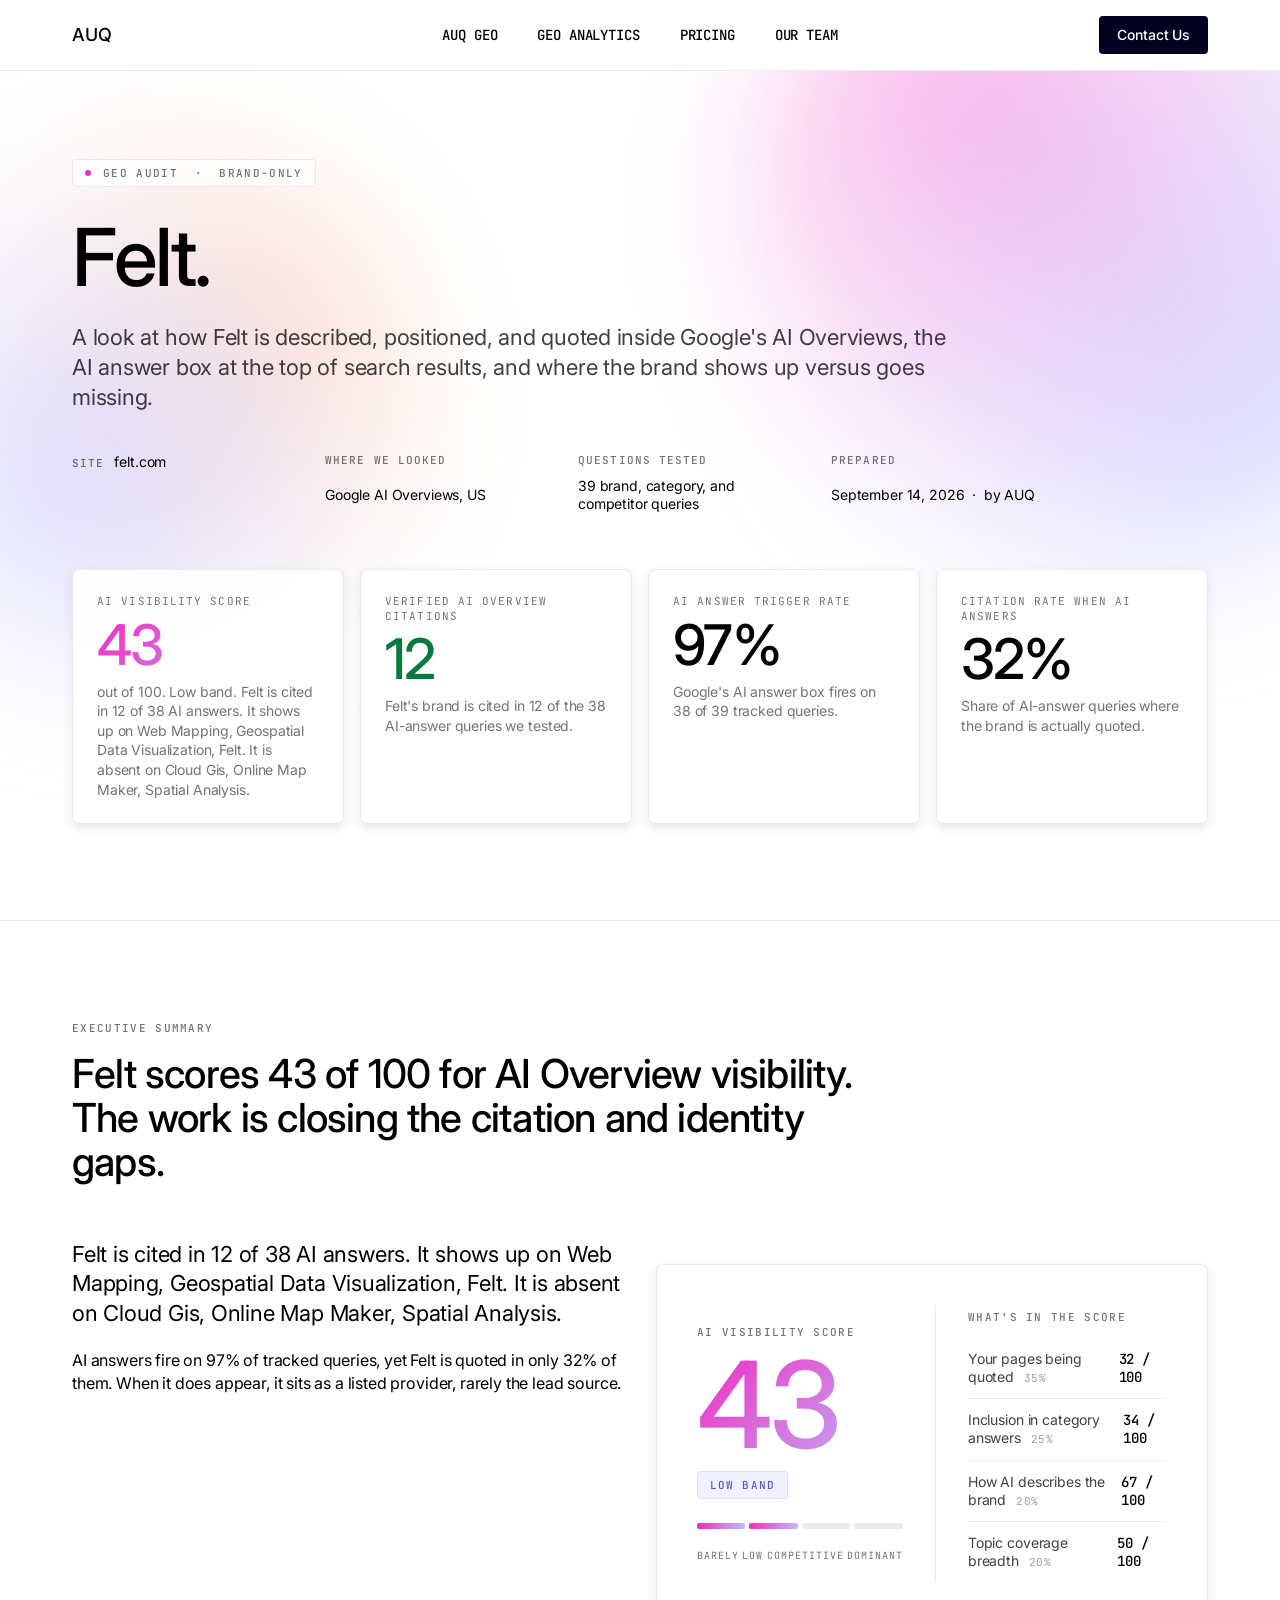
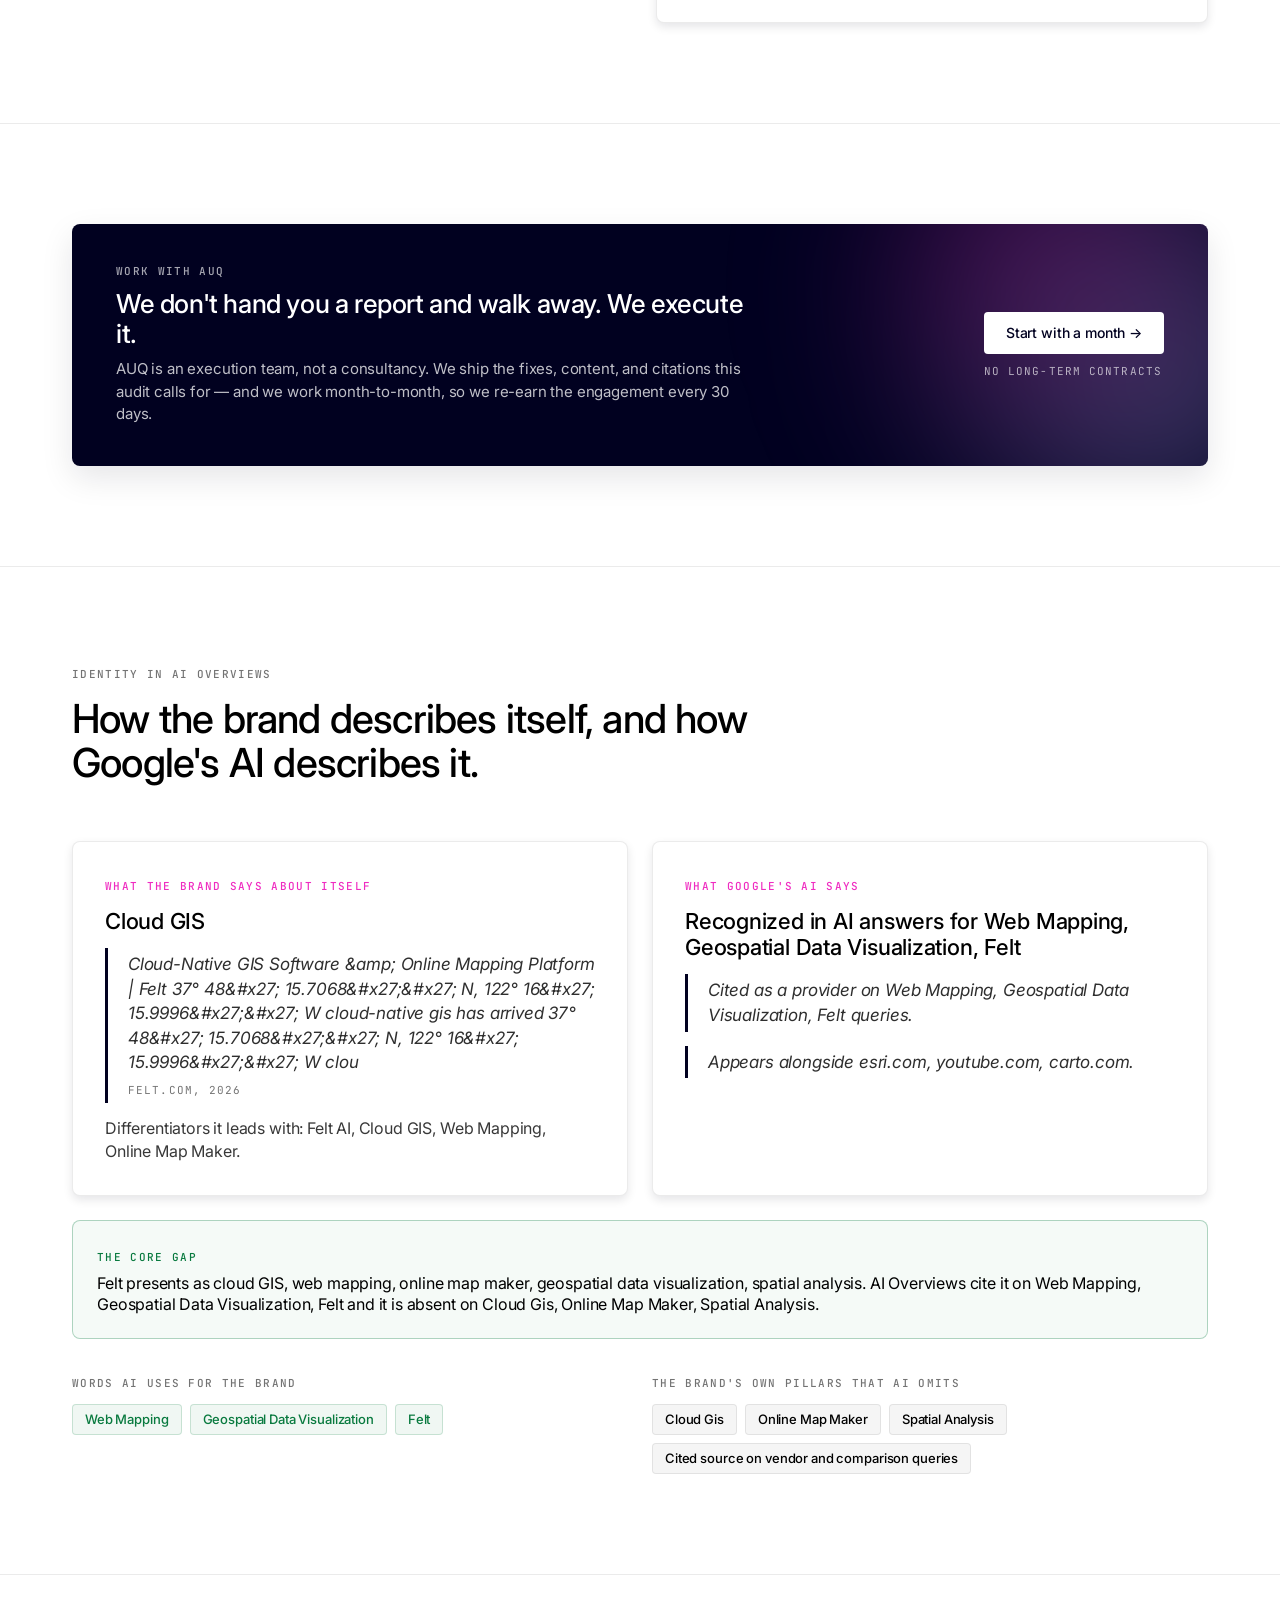
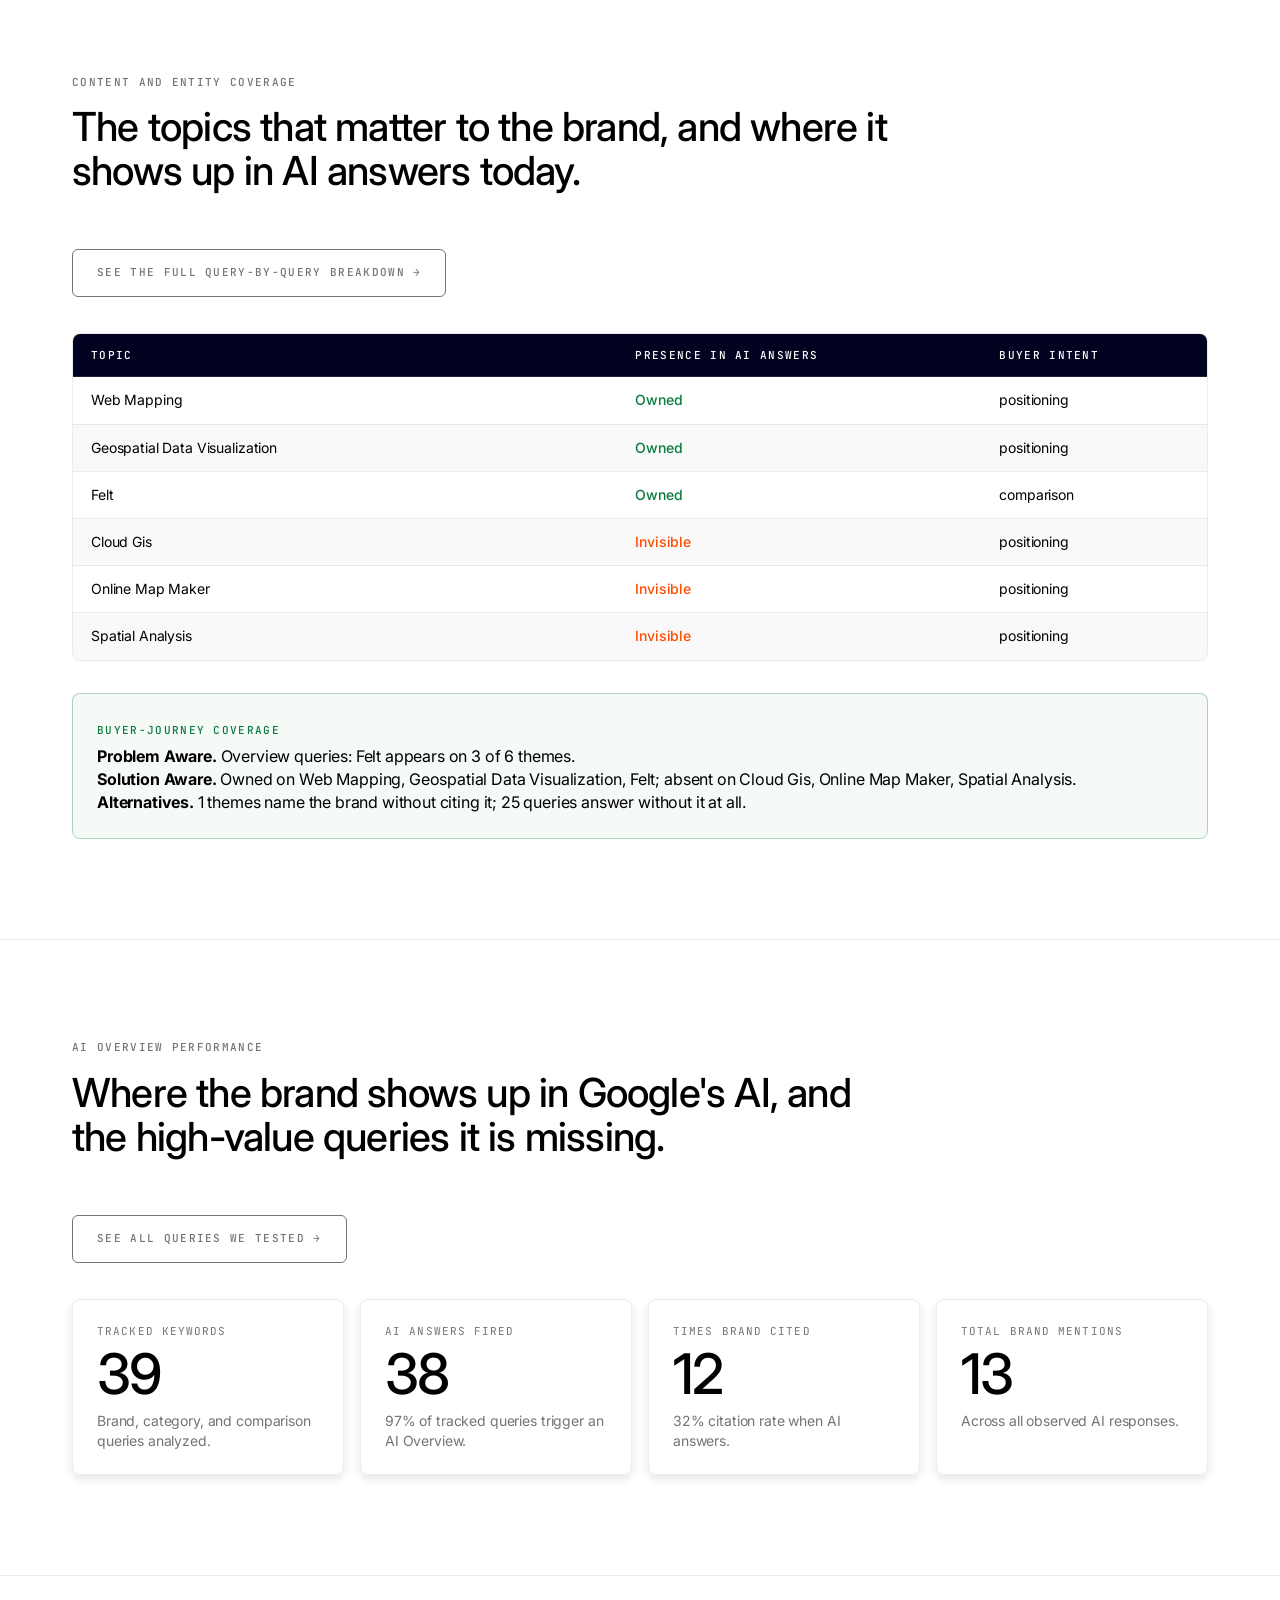
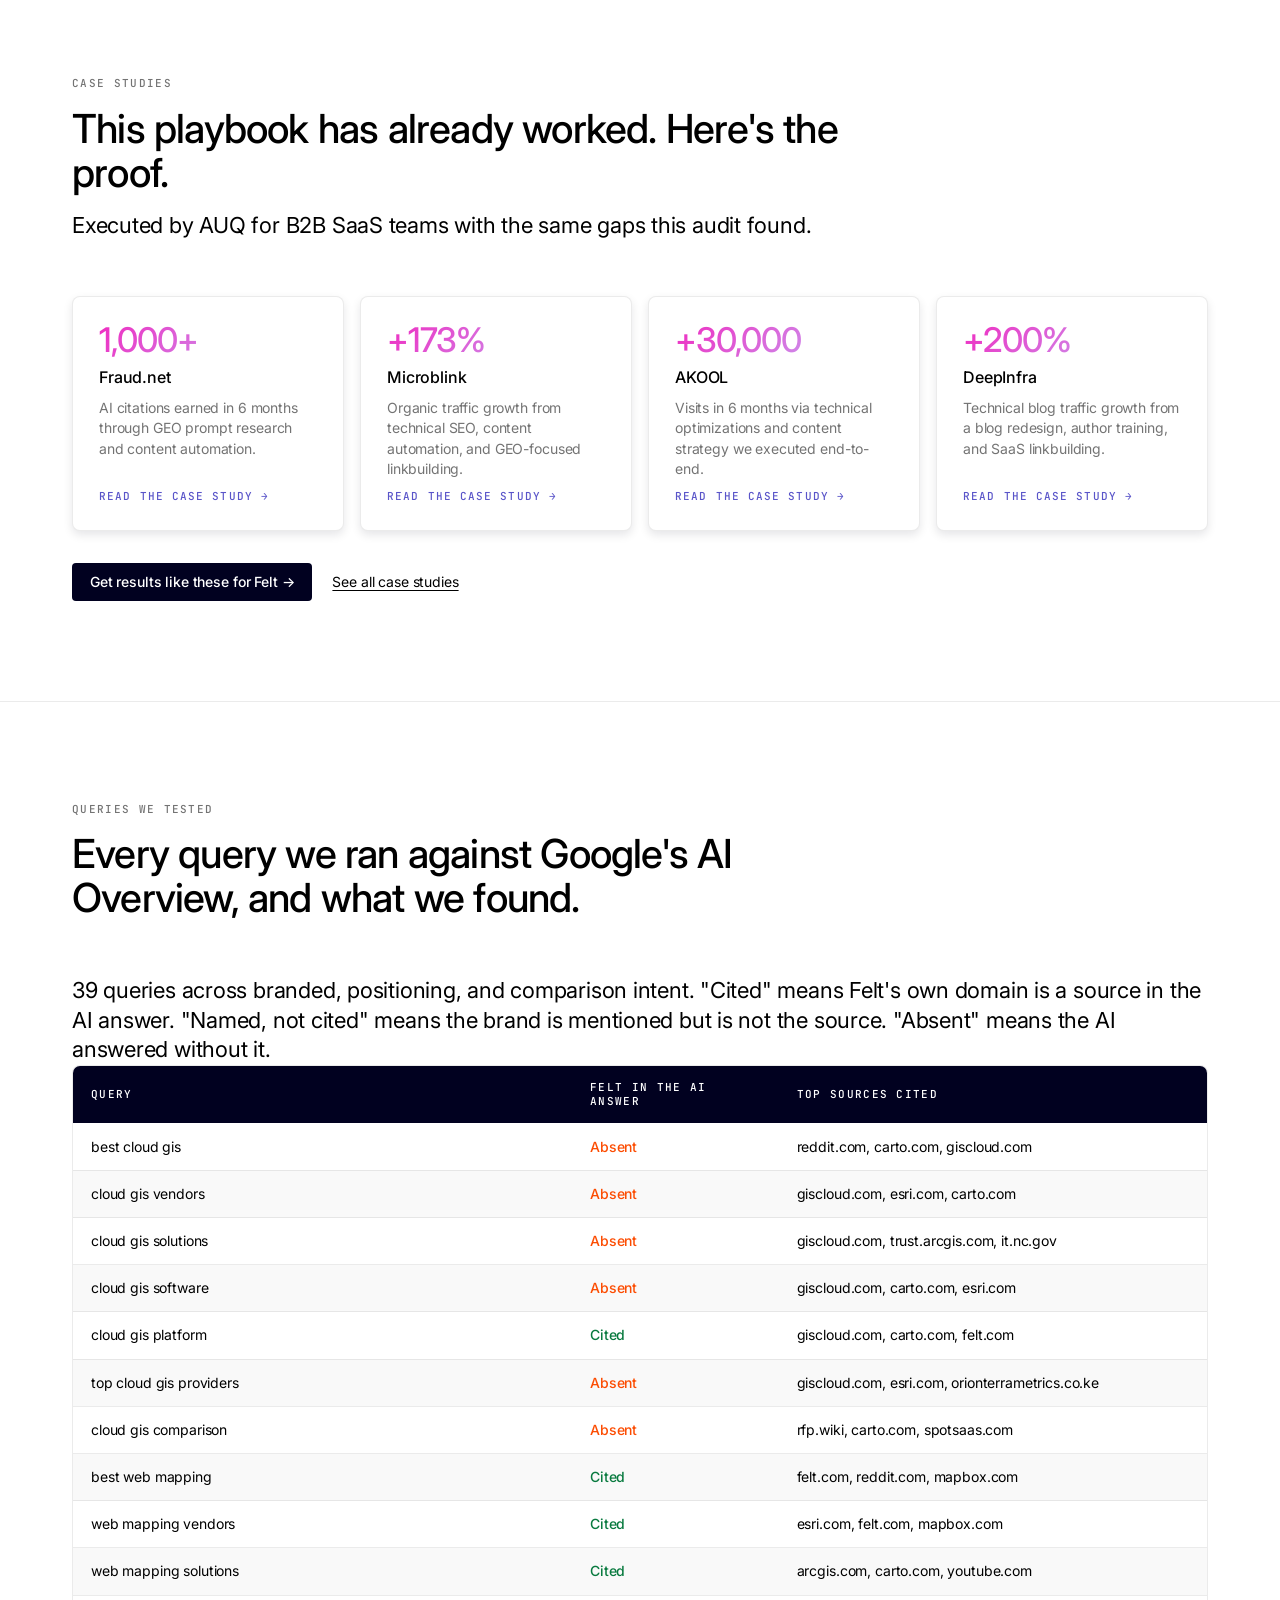
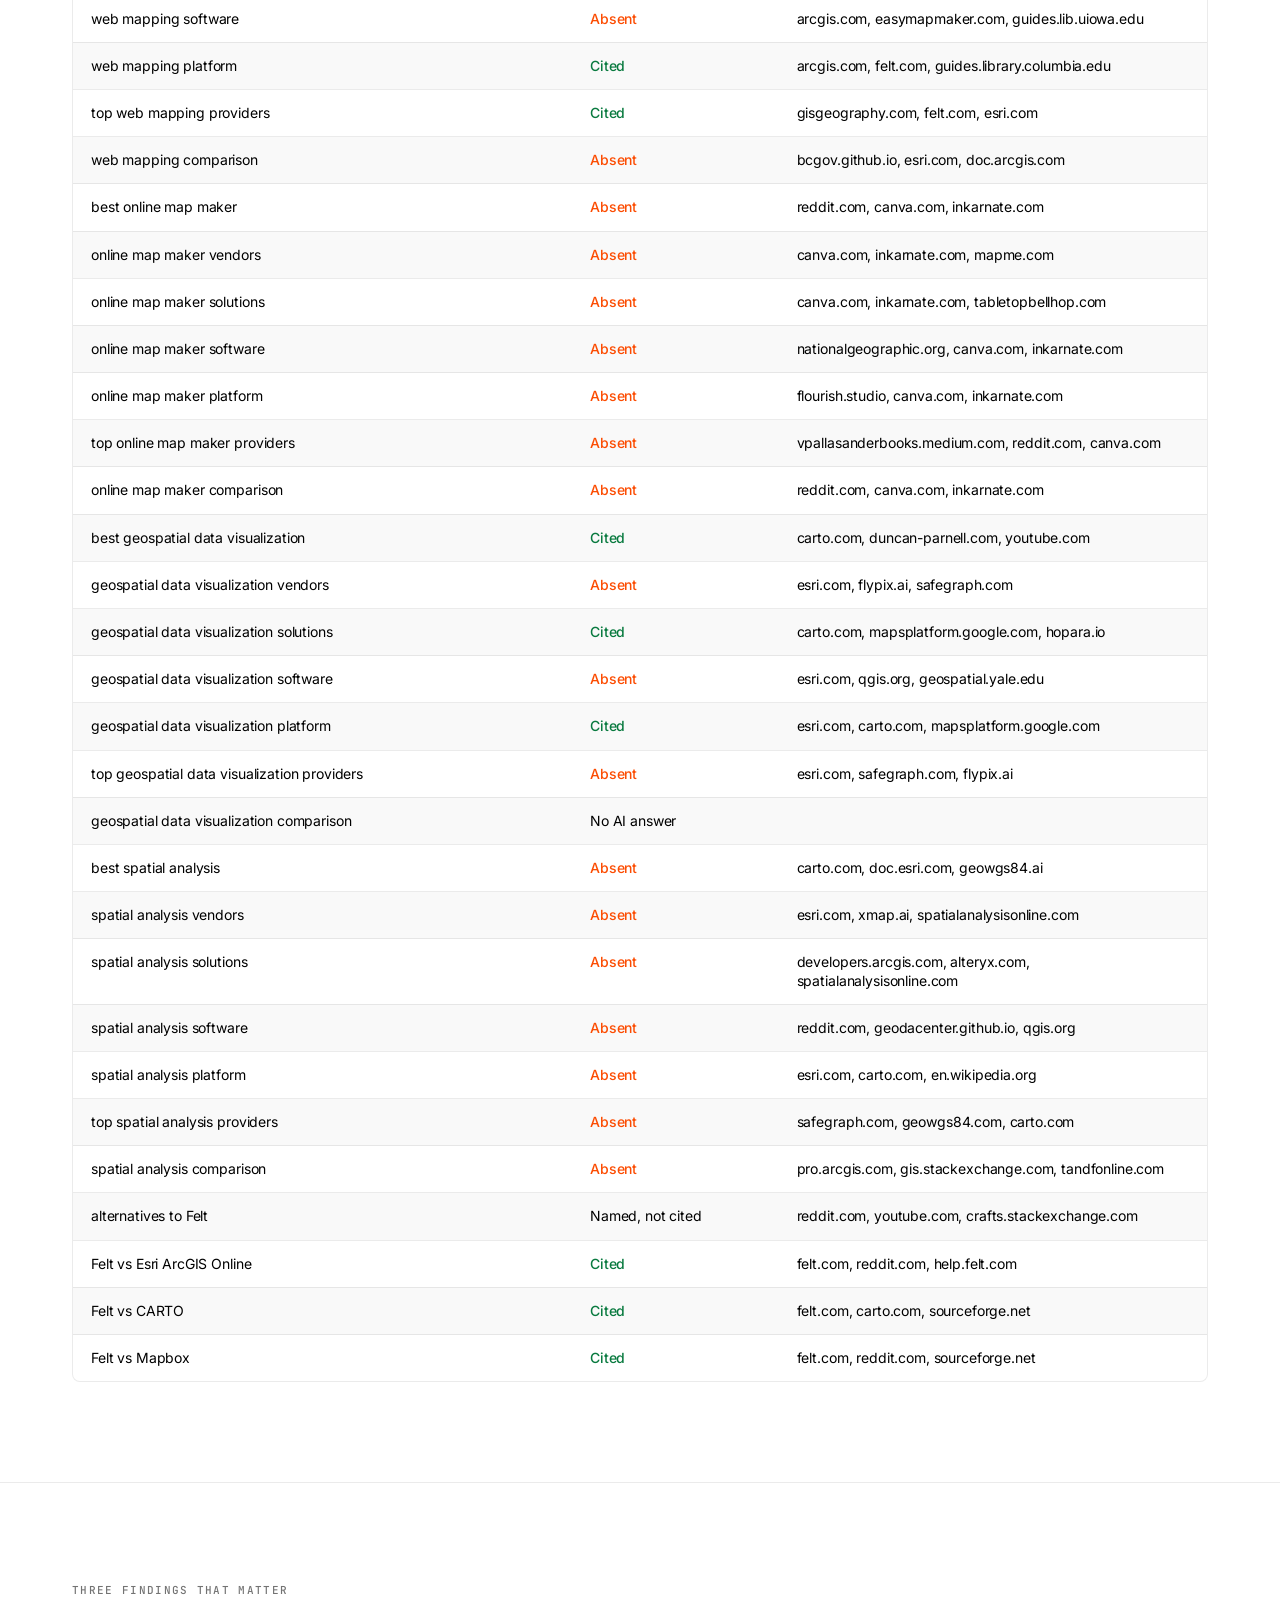
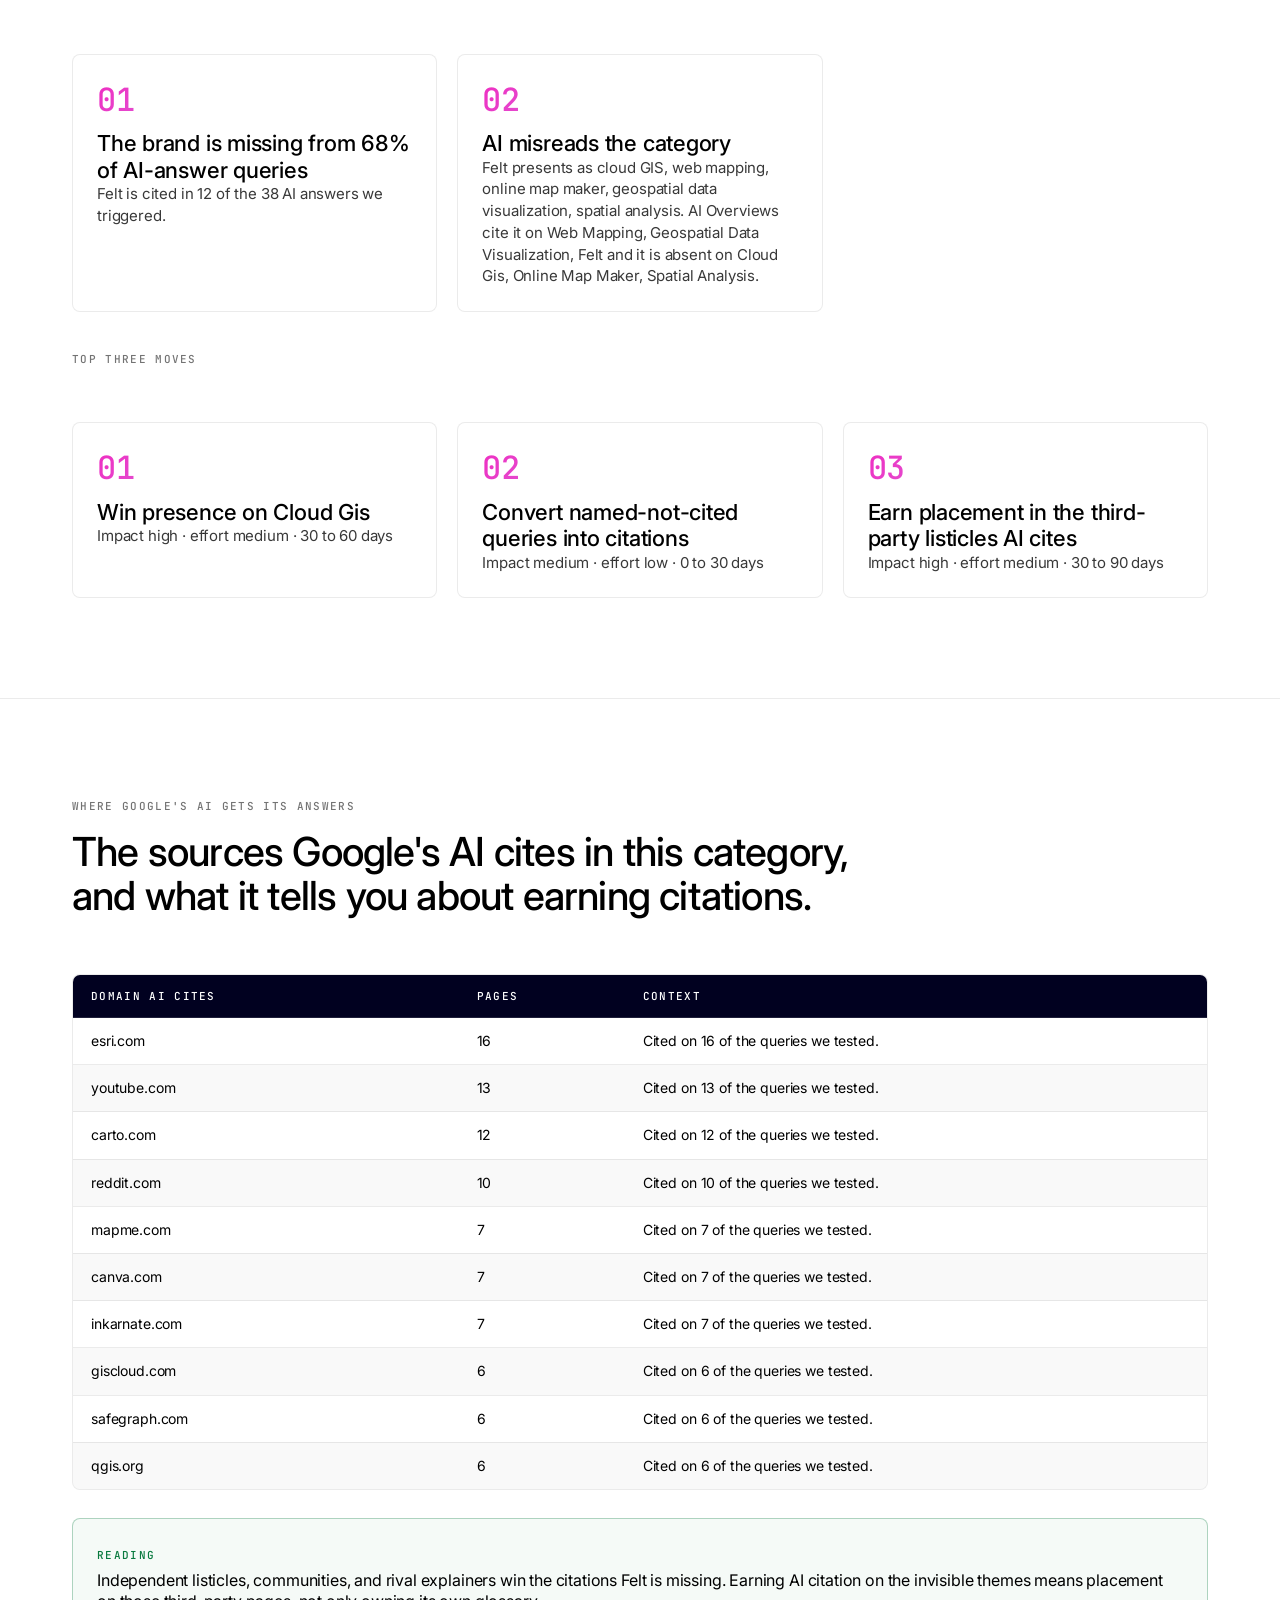
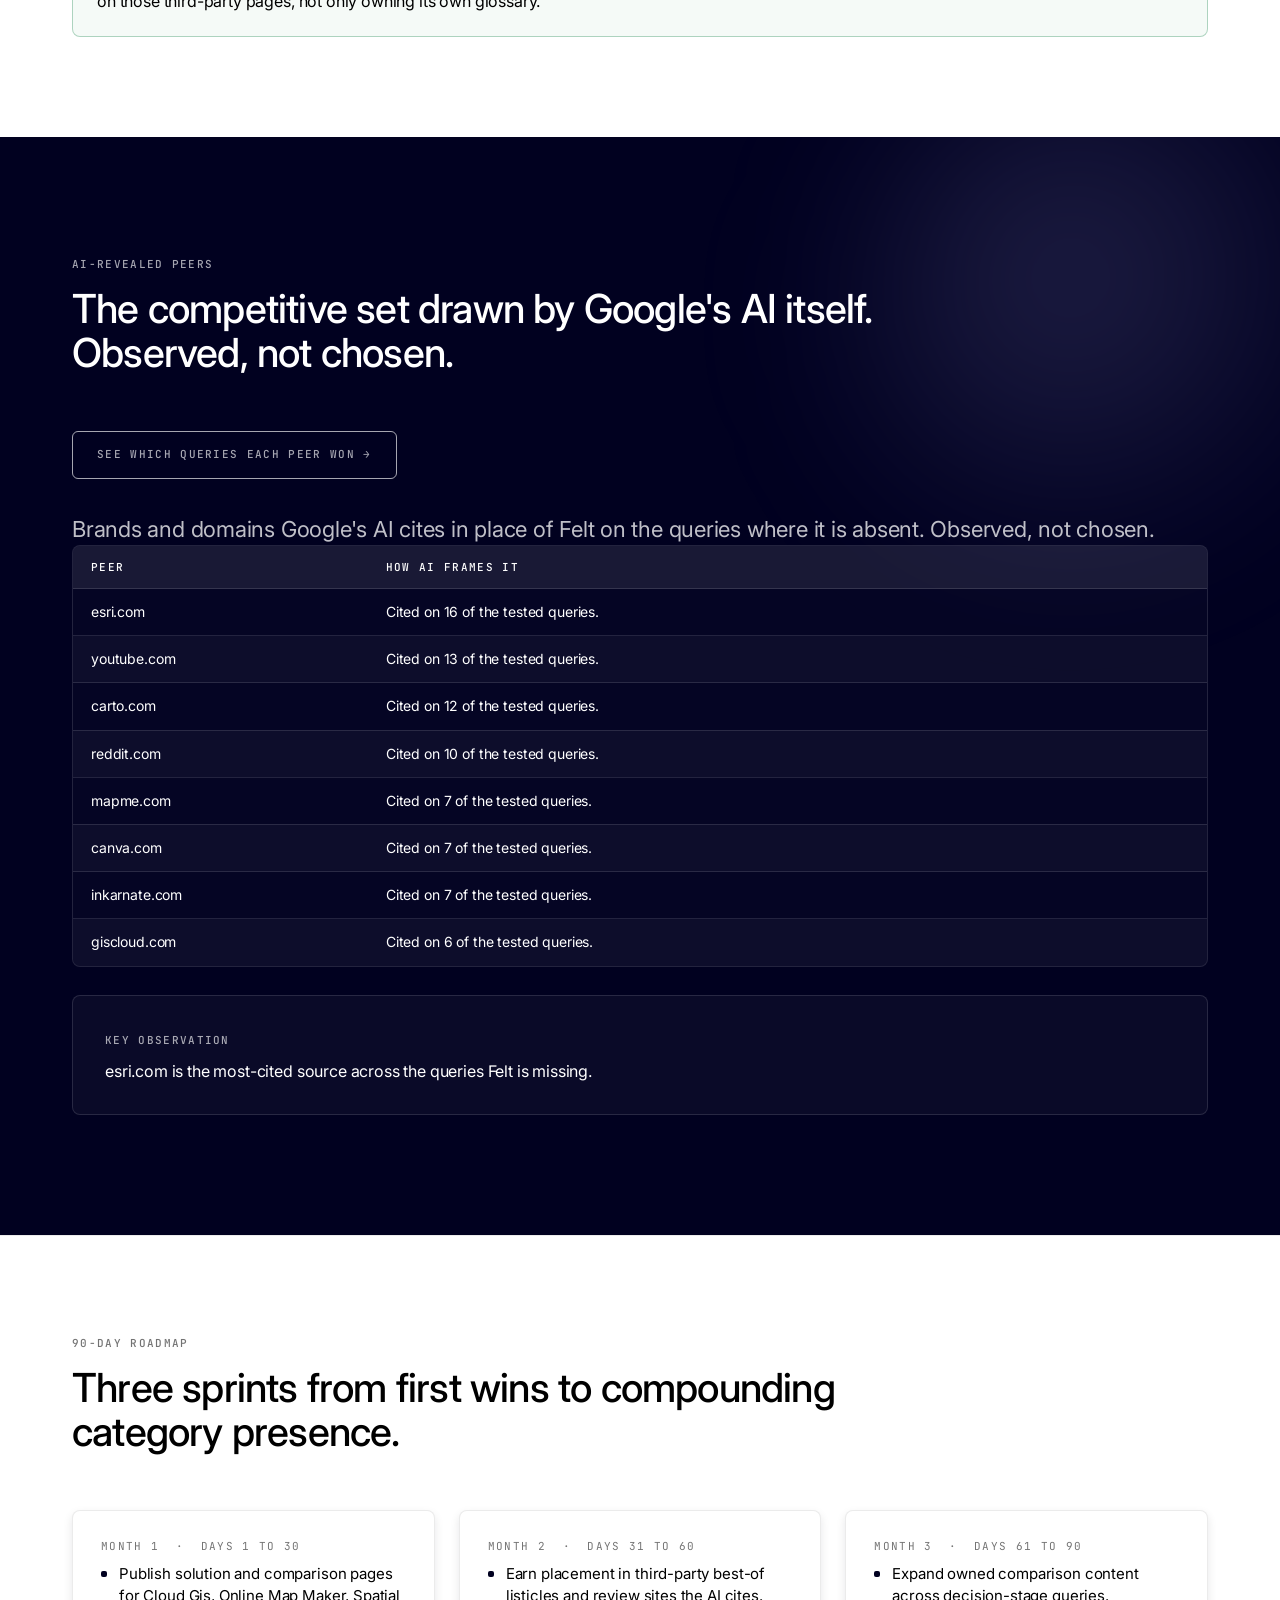
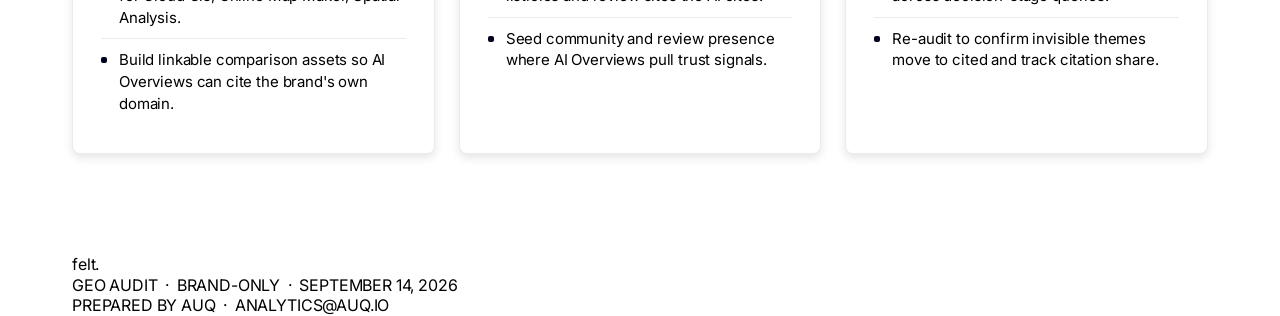
<file: felt.html>
<!doctype html><html lang="en"><head><meta charset="utf-8"><!-- Google Tag Manager --><script>(function(w,d,s,l,i){w[l]=w[l]||[];w[l].push({'gtm.start':new Date().getTime(),event:'gtm.js'});var f=d.getElementsByTagName(s)[0],j=d.createElement(s),dl=l!='dataLayer'?'&l='+l:'';j.async=true;j.src='https://www.googletagmanager.com/gtm.js?id='+i+dl;f.parentNode.insertBefore(j,f);})(window,document,'script','dataLayer','GTM-NCFX8NJ');</script><!-- End Google Tag Manager --><meta name="viewport" content="width=device-width, initial-scale=1">
<title>Felt GEO Audit, brand-only, by AUQ</title>
<link rel="preconnect" href="https://fonts.googleapis.com">
<link rel="preconnect" href="https://fonts.gstatic.com" crossorigin>
<link href="https://fonts.googleapis.com/css2?family=Inter:wght@300;400;500;600&family=JetBrains+Mono:wght@400;500;600&display=swap" rel="stylesheet">
<style>
  :root {
    --c-text: #000000; --c-text-dark: #ffffff; --c-bg: #ffffff; --c-dark: #010120;
    --c-magenta: #ef2cc1; --c-orange: #fc4c02; --c-lavender: #bdbbff;
    --c-border-light: rgba(0, 0, 0, 0.08); --c-border-dark: rgba(255, 255, 255, 0.12);
    --c-fill-light: rgba(0, 0, 0, 0.04); --c-fill-dark: rgba(255, 255, 255, 0.06);
    --c-muted-light: rgba(0, 0, 0, 0.55); --c-muted-dark: rgba(255, 255, 255, 0.65);
    --shadow: 0 4px 10px rgba(1, 1, 32, 0.10); --shadow-lg: 0 12px 32px rgba(1, 1, 32, 0.10);
    --r-sharp: 4px; --r-comfort: 8px;
    --f-display: "Inter", "Helvetica Neue", Arial, sans-serif;
    --f-mono: "JetBrains Mono", "PP Neue Montreal Mono", Georgia, monospace;
  }
  * { box-sizing: border-box; margin: 0; padding: 0; }
  html { scroll-behavior: smooth; }
  body { font-family: var(--f-display); font-size: 16px; font-weight: 400; line-height: 1.30; letter-spacing: -0.16px; color: var(--c-text); background: var(--c-bg); -webkit-font-smoothing: antialiased; -moz-osx-font-smoothing: grayscale; }
  .display { font-size: 80px; font-weight: 500; line-height: 0.95; letter-spacing: -2.4px; }
  h1 { font-size: 56px; font-weight: 500; line-height: 1.05; letter-spacing: -1.68px; }
  h2 { font-size: 40px; font-weight: 500; line-height: 1.10; letter-spacing: -0.8px; }
  h3 { font-size: 22px; font-weight: 500; line-height: 1.20; letter-spacing: -0.22px; }
  h4 { font-size: 18px; font-weight: 500; line-height: 1.30; letter-spacing: -0.18px; }
  p { font-size: 16px; line-height: 1.45; letter-spacing: -0.16px; }
  p.lede { font-size: 22px; line-height: 1.35; letter-spacing: -0.22px; font-weight: 400; }
  .caption { font-size: 13px; line-height: 1.40; color: var(--c-muted-light); }
  .mono-label { font-family: var(--f-mono); font-weight: 500; font-size: 11px; text-transform: uppercase; letter-spacing: 0.12em; color: var(--c-muted-light); display: inline-block; }
  .dark .mono-label { color: var(--c-muted-dark); }
  .container { max-width: 1200px; margin: 0 auto; padding: 0 32px; }
  .section { padding: 100px 0; border-top: 1px solid var(--c-border-light); }
  .section:first-of-type { border-top: none; }
  .section-head { display: flex; flex-direction: column; gap: 16px; margin-bottom: 56px; max-width: 820px; }
  nav.topnav { position: sticky; top: 0; z-index: 50; backdrop-filter: saturate(180%) blur(14px); -webkit-backdrop-filter: saturate(180%) blur(14px); background: rgba(255,255,255,0.75); border-bottom: 1px solid var(--c-border-light); }
  nav.topnav .container { display: grid; grid-template-columns: 1fr auto 1fr; align-items: center; padding-top: 16px; padding-bottom: 16px; }
  .brand { font-family: var(--f-display); font-weight: 500; font-size: 18px; letter-spacing: -0.18px; display: flex; align-items: center; gap: 10px; }
  .brand .dot { width: 10px; height: 10px; border-radius: 2px; background: linear-gradient(135deg, var(--c-magenta), var(--c-lavender)); }
  nav.topnav .brand { justify-self: start; text-decoration: none; color: var(--c-text); }
  nav.topnav .navmid { justify-self: center; display: flex; align-items: center; gap: 40px; }
  nav.topnav .navmid a { color: var(--c-text); text-decoration: none; font-size: 14px; letter-spacing: -0.14px; white-space: nowrap; }
  nav.topnav .navmid a:hover { opacity: 0.6; }
  nav.topnav .btn-cta { justify-self: end; }
  @media (max-width: 820px) { nav.topnav .navmid { display: none; } }
  .btn-cta { display: inline-flex; align-items: center; gap: 8px; background: var(--c-dark); color: var(--c-text-dark); padding: 10px 18px; border-radius: var(--r-sharp); font-size: 14px; letter-spacing: -0.14px; font-weight: 500; text-decoration: none; transition: transform 0.15s ease; }
  .btn-cta:hover { transform: translateY(-1px); }
  .hero { position: relative; overflow: hidden; padding: 88px 0 96px; }
  .hero::before, .hero::after { content: ""; position: absolute; pointer-events: none; filter: blur(60px); z-index: 0; }
  .hero::before { width: 720px; height: 720px; top: -200px; right: -180px; background: radial-gradient(circle at 30% 30%, rgba(239, 44, 193, 0.32) 0%, transparent 60%), radial-gradient(circle at 70% 70%, rgba(189, 187, 255, 0.55) 0%, transparent 65%); border-radius: 50%; }
  .hero::after { width: 560px; height: 560px; top: 60px; left: -140px; background: radial-gradient(circle at 40% 60%, rgba(189, 187, 255, 0.50) 0%, transparent 65%), radial-gradient(circle at 80% 30%, rgba(252, 76, 2, 0.16) 0%, transparent 60%); border-radius: 50%; }
  .hero .container { position: relative; z-index: 1; }
  .hero .eyebrow { display: inline-flex; align-items: center; gap: 12px; padding: 6px 12px; border-radius: var(--r-sharp); background: rgba(255,255,255,0.7); border: 1px solid var(--c-border-light); backdrop-filter: blur(8px); margin-bottom: 32px; }
  .hero .eyebrow .pill { width: 6px; height: 6px; border-radius: 50%; background: var(--c-magenta); }
  .hero .display { margin-bottom: 28px; max-width: 14ch; }
  .hero p.lede { max-width: 64ch; color: rgba(0,0,0,0.75); margin-bottom: 40px; }
  .hero .meta { display: grid; grid-template-columns: repeat(auto-fit, minmax(220px, 1fr)); gap: 16px 32px; max-width: 980px; margin-bottom: 56px; }
  .hero .meta .row { display: flex; gap: 10px; align-items: baseline; }
  .hero .meta .k { font-family: var(--f-mono); font-size: 11px; font-weight: 500; text-transform: uppercase; letter-spacing: 0.10em; color: var(--c-muted-light); white-space: nowrap; }
  .hero .meta .v { font-size: 14px; letter-spacing: -0.14px; color: var(--c-text); }
  .stats-bar { display: grid; grid-template-columns: repeat(4, 1fr); gap: 16px; margin-top: 24px; }
  .stat-card { background: rgba(255,255,255,0.92); border: 1px solid var(--c-border-light); border-radius: var(--r-comfort); padding: 24px; box-shadow: var(--shadow); backdrop-filter: blur(8px); display: flex; flex-direction: column; gap: 10px; }
  .stat-card .num { font-size: 56px; font-weight: 500; line-height: 0.95; letter-spacing: -1.68px; }
  .stat-card .num.accent { background: linear-gradient(135deg, var(--c-magenta), var(--c-lavender)); -webkit-background-clip: text; background-clip: text; -webkit-text-fill-color: transparent; }
  .stat-card .num.good { color: #097a3f; }
  .stat-card .num.warn { color: var(--c-orange); }
  .stat-card .lbl { font-family: var(--f-mono); font-size: 11px; text-transform: uppercase; letter-spacing: 0.10em; color: var(--c-muted-light); }
  .stat-card .sub { font-size: 14px; line-height: 1.4; letter-spacing: -0.14px; color: var(--c-muted-light); }
  .card { background: var(--c-bg); border: 1px solid var(--c-border-light); border-radius: var(--r-comfort); padding: 32px; box-shadow: var(--shadow); }
  .card .mono-label { margin-bottom: 14px; }
  .card h3 { margin-bottom: 10px; }
  .card p { color: rgba(0,0,0,0.78); }
  .card.flat { box-shadow: none; }
  .dark .card { background: rgba(255,255,255,0.04); border-color: var(--c-border-dark); color: var(--c-text-dark); box-shadow: none; }
  .dark .card p { color: rgba(255,255,255,0.78); }
  .tbl-wrap { border: 1px solid var(--c-border-light); border-radius: var(--r-comfort); overflow: hidden; background: var(--c-bg); }
  table { width: 100%; border-collapse: collapse; font-size: 14px; letter-spacing: -0.14px; }
  thead th { background: var(--c-dark); color: var(--c-text-dark); text-align: left; padding: 14px 18px; font-family: var(--f-mono); font-size: 11px; font-weight: 500; text-transform: uppercase; letter-spacing: 0.12em; border-bottom: 1px solid var(--c-border-dark); }
  tbody td { padding: 14px 18px; border-top: 1px solid var(--c-border-light); vertical-align: top; color: var(--c-text); }
  tbody tr:nth-child(even) td { background: rgba(0,0,0,0.025); }
  tbody td.num { font-variant-numeric: tabular-nums; font-weight: 500; }
  tbody td.center { text-align: center; }
  td.no { color: var(--c-orange); font-weight: 500; }
  td.yes { color: #097a3f; font-weight: 500; }
  .dark .tbl-wrap { border-color: var(--c-border-dark); background: rgba(255,255,255,0.02); }
  .dark thead th { background: rgba(255,255,255,0.08); color: var(--c-text-dark); }
  .dark tbody td { color: var(--c-text-dark); border-top-color: var(--c-border-dark); }
  .dark tbody tr:nth-child(even) td { background: rgba(255,255,255,0.03); }
  blockquote { border-left: 3px solid var(--c-dark); padding: 4px 0 4px 20px; margin: 14px 0; font-style: italic; font-size: 17px; line-height: 1.45; letter-spacing: -0.17px; color: rgba(0,0,0,0.82); }
  .dark blockquote { border-left-color: var(--c-lavender); color: rgba(255,255,255,0.85); }
  blockquote .src { display: block; font-style: normal; margin-top: 8px; font-family: var(--f-mono); font-size: 11px; text-transform: uppercase; letter-spacing: 0.10em; color: var(--c-muted-light); }
  .dark blockquote .src { color: var(--c-muted-dark); }
  .grid { display: grid; gap: 24px; }
  .grid-2 { grid-template-columns: 1fr 1fr; }
  .grid-3 { grid-template-columns: repeat(3, 1fr); }
  .grid-4 { grid-template-columns: repeat(4, 1fr); }
  .move { border: 1px solid var(--c-border-light); border-radius: var(--r-comfort); padding: 28px; background: var(--c-bg); box-shadow: var(--shadow); display: flex; flex-direction: column; gap: 12px; }
  .move .num { font-family: var(--f-mono); font-size: 11px; text-transform: uppercase; letter-spacing: 0.12em; color: var(--c-muted-light); }
  .move h3 { margin: 0; font-size: 20px; letter-spacing: -0.20px; }
  .move p { color: rgba(0,0,0,0.78); font-size: 15px; line-height: 1.45; }
  .sprint { border: 1px solid var(--c-border-light); border-radius: var(--r-comfort); padding: 28px; background: var(--c-bg); box-shadow: var(--shadow); }
  .sprint .num { font-family: var(--f-mono); font-size: 11px; text-transform: uppercase; letter-spacing: 0.12em; color: var(--c-muted-light); }
  .sprint h3 { margin: 8px 0 12px; font-size: 20px; letter-spacing: -0.20px; }
  .sprint ul { list-style: none; padding: 0; margin: 0; }
  .sprint li { padding: 10px 0; border-top: 1px solid var(--c-border-light); font-size: 15px; line-height: 1.45; letter-spacing: -0.15px; display: flex; gap: 12px; align-items: flex-start; }
  .sprint li:first-child { border-top: none; }
  .sprint li::before { content: ""; flex: none; width: 6px; height: 6px; background: var(--c-dark); border-radius: 2px; margin-top: 8px; }
  .dark-zone { background: var(--c-dark); color: var(--c-text-dark); padding: 120px 0; position: relative; overflow: hidden; }
  .dark-zone::before { content: ""; position: absolute; width: 600px; height: 600px; top: -100px; right: -150px; background: radial-gradient(circle at 40% 40%, rgba(189, 187, 255, 0.18) 0%, transparent 60%); border-radius: 50%; filter: blur(80px); pointer-events: none; }
  .dark-zone .container { position: relative; z-index: 1; }
  .dark-zone h2 { color: var(--c-text-dark); }
  .dark-zone p { color: rgba(255,255,255,0.75); }
  .dark { color: var(--c-text-dark); }
  .dark .mono-label { color: var(--c-muted-dark); }
  .score-block { display: grid; grid-template-columns: 1.2fr 1fr; gap: 32px; background: var(--c-bg); border: 1px solid var(--c-border-light); border-radius: var(--r-comfort); padding: 40px; box-shadow: var(--shadow); margin-top: 24px; }
  .score-block .num-side { display: flex; flex-direction: column; justify-content: center; gap: 12px; border-right: 1px solid var(--c-border-light); padding-right: 32px; }
  .score-block .big { font-size: 120px; line-height: 0.9; letter-spacing: -3.6px; font-weight: 500; background: linear-gradient(135deg, var(--c-magenta) 0%, var(--c-lavender) 100%); -webkit-background-clip: text; background-clip: text; -webkit-text-fill-color: transparent; }
  .score-block .band { display: inline-flex; align-items: center; gap: 8px; padding: 6px 12px; background: rgba(189,187,255,0.20); border: 1px solid rgba(189,187,255,0.4); border-radius: var(--r-sharp); font-family: var(--f-mono); font-size: 11px; font-weight: 500; text-transform: uppercase; letter-spacing: 0.10em; color: #5a55c9; width: max-content; }
  .score-block .scale { display: flex; gap: 4px; margin-top: 12px; }
  .score-block .scale .seg { flex: 1; height: 6px; border-radius: 2px; background: rgba(0,0,0,0.08); }
  .score-block .scale .seg.on { background: linear-gradient(90deg, var(--c-magenta), var(--c-lavender)); }
  .score-block .scale-lbl { display: flex; justify-content: space-between; margin-top: 8px; font-family: var(--f-mono); font-size: 10px; text-transform: uppercase; letter-spacing: 0.10em; color: var(--c-muted-light); }
  .score-block .components ul { list-style: none; padding: 0; margin: 0; }
  .score-block .components li { display: flex; justify-content: space-between; align-items: center; padding: 12px 0; border-top: 1px solid var(--c-border-light); font-size: 14px; letter-spacing: -0.14px; }
  .score-block .components li:first-child { border-top: none; }
  .score-block .components .lbl { color: rgba(0,0,0,0.75); }
  .score-block .components .wt { font-family: var(--f-mono); font-size: 11px; opacity: 0.5; margin-left: 6px; letter-spacing: 0.04em; }
  .score-block .components .val { font-family: var(--f-mono); font-weight: 500; }
  .findings { display: grid; grid-template-columns: repeat(3, 1fr); gap: 20px; margin-top: 32px; }
  .finding { border: 1px solid var(--c-border-light); border-radius: var(--r-comfort); padding: 24px; background: var(--c-bg); }
  .finding .num { font-family: var(--f-mono); font-size: 32px; font-weight: 500; letter-spacing: -0.5px; background: linear-gradient(135deg, var(--c-magenta), var(--c-lavender)); -webkit-background-clip: text; background-clip: text; -webkit-text-fill-color: transparent; margin-bottom: 10px; }
  .finding p { color: rgba(0,0,0,0.78); font-size: 15px; line-height: 1.45; }
  .chips { display: flex; flex-wrap: wrap; gap: 10px; margin-top: 16px; }
  .chip { display: inline-flex; align-items: center; padding: 8px 14px; border: 1px solid var(--c-border-light); background: rgba(189,187,255,0.18); border-radius: var(--r-sharp); font-size: 13px; letter-spacing: -0.13px; color: var(--c-text); }
  .descriptors { display: flex; flex-wrap: wrap; gap: 8px; margin-top: 12px; }
  .desc-pill { padding: 6px 12px; background: var(--c-fill-light); border: 1px solid var(--c-border-light); border-radius: var(--r-sharp); font-size: 13px; font-weight: 500; letter-spacing: -0.13px; }
  .desc-pill.absent { background: rgba(252, 76, 2, 0.06); border-color: rgba(252, 76, 2, 0.18); color: var(--c-orange); text-decoration: line-through; text-decoration-color: rgba(252, 76, 2, 0.4); }
  .desc-pill.present { background: rgba(9,122,63,0.06); border-color: rgba(9,122,63,0.18); color: #097a3f; }
  footer.big-footer { background: var(--c-dark); color: var(--c-text-dark); padding: 120px 0 48px; position: relative; overflow: hidden; }
  footer.big-footer::before { content: ""; position: absolute; inset: 0; background: radial-gradient(ellipse at top left, rgba(189,187,255,0.10) 0%, transparent 50%); pointer-events: none; }
  footer.big-footer .container { position: relative; z-index: 1; }
  footer.big-footer .word { font-family: var(--f-display); font-weight: 500; font-size: clamp(80px, 14vw, 200px); line-height: 0.85; letter-spacing: -6px; background: linear-gradient(180deg, #ffffff 0%, rgba(189,187,255,0.4) 100%); -webkit-background-clip: text; background-clip: text; -webkit-text-fill-color: transparent; margin: 0 0 40px; }
  footer.big-footer .meta-row { display: flex; justify-content: space-between; align-items: center; border-top: 1px solid var(--c-border-dark); padding-top: 28px; flex-wrap: wrap; gap: 20px; }
  footer.big-footer .meta-row .left, footer.big-footer .meta-row .right { font-family: var(--f-mono); font-size: 11px; text-transform: uppercase; letter-spacing: 0.12em; color: var(--c-muted-dark); }
  .row { display: flex; flex-wrap: wrap; gap: 12px; }
  .stack-sm > * + * { margin-top: 14px; }
  .stack-md > * + * { margin-top: 20px; }
  .muted { color: var(--c-muted-light); }
  .dark .muted { color: var(--c-muted-dark); }
  .split-quotes { display: grid; grid-template-columns: 1fr 1fr; gap: 24px; }
  .split-quotes .card .mono-label { color: var(--c-magenta); }
  .callout { border: 1px solid rgba(252,76,2,0.30); background: rgba(252,76,2,0.04); border-radius: var(--r-comfort); padding: 24px; margin-top: 24px; }
  .callout .mono-label { color: var(--c-orange); margin-bottom: 8px; }
  .callout.good { border-color: rgba(9,122,63,0.30); background: rgba(9,122,63,0.04); }
  .callout.good .mono-label { color: #097a3f; }
  .glossary { border: 1px solid var(--c-border-light); background: rgba(189,187,255,0.06); border-radius: var(--r-comfort); padding: 28px; margin-top: 24px; }
  .glossary .mono-label { color: #5a55c9; margin-bottom: 14px; }
  .glossary dl { display: grid; grid-template-columns: 180px 1fr; gap: 12px 20px; font-size: 14px; line-height: 1.5; }
  .glossary dt { font-weight: 500; color: var(--c-text); }
  .glossary dd { color: rgba(0,0,0,0.72); }
  @media (max-width: 991px) {
    .display { font-size: 64px; letter-spacing: -1.92px; }
    h1 { font-size: 44px; letter-spacing: -1.32px; }
    h2 { font-size: 32px; letter-spacing: -0.64px; }
    .stats-bar { grid-template-columns: repeat(2, 1fr); }
    .grid-3 { grid-template-columns: repeat(2, 1fr); }
    .score-block { grid-template-columns: 1fr; }
    .score-block .num-side { border-right: none; border-bottom: 1px solid var(--c-border-light); padding-right: 0; padding-bottom: 24px; }
    .split-quotes { grid-template-columns: 1fr; }
    .findings { grid-template-columns: 1fr; }
    .glossary dl { grid-template-columns: 1fr; gap: 4px 0; }
    .glossary dt { margin-top: 10px; }
  }
  @media (max-width: 640px) {
    .display { font-size: 48px; letter-spacing: -1.44px; }
    h2 { font-size: 26px; letter-spacing: -0.52px; }
    .section { padding: 64px 0; }
    .stats-bar { grid-template-columns: 1fr; }
    .grid-2, .grid-3, .grid-4 { grid-template-columns: 1fr; }
    nav.topnav .navmid { display: none; }
    .container { padding: 0 20px; }
    .stat-card .num { font-size: 44px; letter-spacing: -1.32px; }
    .score-block .big { font-size: 88px; letter-spacing: -2.6px; }
  }
</style></head><body><!-- Google Tag Manager (noscript) --><noscript><iframe src="https://www.googletagmanager.com/ns.html?id=GTM-NCFX8NJ" height="0" width="0" style="display:none;visibility:hidden"></iframe></noscript><!-- End Google Tag Manager (noscript) --><nav class="topnav"><div class="container"><a class="brand" href="https://auq.io">AUQ</a><div class="navmid mono-label"><a href="https://auq.io/geo-llm-optimization/">AUQ GEO</a><a href="https://auq.io/geo-analytics/">GEO Analytics</a><a href="https://auq.io/pricing/">Pricing</a><a href="https://auq.io/team/">Our Team</a></div><a class="btn-cta" href="https://auq.io/contact-us/">Contact Us</a></div></nav>

<section class="hero"><div class="container">
  <div class="eyebrow"><span class="pill"></span><span class="mono-label">GEO AUDIT &nbsp;·&nbsp; BRAND-ONLY</span></div>
  <h1 class="display">Felt.</h1>
  <p class="lede">A look at how Felt is described, positioned, and quoted inside Google's AI Overviews, the AI answer box at the top of search results, and where the brand shows up versus goes missing.</p>
  <div class="meta">
    <div class="row"><span class="k">Site</span><span class="v">felt.com</span></div>
    <div class="row"><span class="k">Where we looked</span><span class="v">Google AI Overviews, US</span></div>
    <div class="row"><span class="k">Questions tested</span><span class="v">39 brand, category, and competitor queries</span></div>
    <div class="row"><span class="k">Prepared</span><span class="v">September 14, 2026 &nbsp;·&nbsp; by AUQ</span></div>
  </div>
  <div class="stats-bar">
    <div class="stat-card"><div class="lbl">AI Visibility Score</div><div class="num accent">43</div><div class="sub">out of 100. Low band. Felt is cited in 12 of 38 AI answers. It shows up on Web Mapping, Geospatial Data Visualization, Felt. It is absent on Cloud Gis, Online Map Maker, Spatial Analysis.</div></div><div class="stat-card"><div class="lbl">Verified AI Overview citations</div><div class="num good">12</div><div class="sub">Felt's brand is cited in 12 of the 38 AI-answer queries we tested.</div></div><div class="stat-card"><div class="lbl">AI answer trigger rate</div><div class="num ">97%</div><div class="sub">Google's AI answer box fires on 38 of 39 tracked queries.</div></div><div class="stat-card"><div class="lbl">Citation rate when AI answers</div><div class="num ">32%</div><div class="sub">Share of AI-answer queries where the brand is actually quoted.</div></div>
  </div>
</div></section>

<section class="section"><div class="container">
  <div class="section-head"><span class="mono-label">EXECUTIVE SUMMARY</span>
    <h2>Felt scores 43 of 100 for AI Overview visibility. The work is closing the citation and identity gaps.</h2></div>
  <div class="grid grid-2" style="gap:32px;">
    <div class="stack-md">
      <p class="lede">Felt is cited in 12 of 38 AI answers. It shows up on Web Mapping, Geospatial Data Visualization, Felt. It is absent on Cloud Gis, Online Map Maker, Spatial Analysis.</p>
      <p>AI answers fire on 97% of tracked queries, yet Felt is quoted in only 32% of them. When it does appear, it sits as a listed provider, rarely the lead source.</p>
    </div>
    <div class="score-block"><div class="num-side">
      <div class="mono-label">AI Visibility Score</div><div class="big">43</div>
      <div class="band"><span>Low band</span></div>
      <div class="scale"><div class="seg on"></div><div class="seg on"></div><div class="seg"></div><div class="seg"></div></div>
      <div class="scale-lbl"><span>Barely</span><span>Low</span><span>Competitive</span><span>Dominant</span></div>
    </div>
    <div class="components"><div class="mono-label" style="margin-bottom:14px;">What's in the score</div><ul><li><span class="lbl">Your pages being quoted <span class="wt">35%</span></span><span class="val">32 / 100</span></li><li><span class="lbl">Inclusion in category answers <span class="wt">25%</span></span><span class="val">34 / 100</span></li><li><span class="lbl">How AI describes the brand <span class="wt">20%</span></span><span class="val">67 / 100</span></li><li><span class="lbl">Topic coverage breadth <span class="wt">20%</span></span><span class="val">50 / 100</span></li></ul></div></div>
  </div>
</div></section>
<style>
  .auq-banner { background: var(--c-dark); border-radius: var(--r-comfort); padding: 40px 44px; position: relative; overflow: hidden; display: flex; align-items: center; justify-content: space-between; gap: 32px; flex-wrap: wrap; box-shadow: var(--shadow-lg); }
  .auq-banner::before { content: ""; position: absolute; width: 480px; height: 480px; top: -160px; right: -120px; background: radial-gradient(circle at 40% 40%, rgba(239, 44, 193, 0.28) 0%, transparent 60%), radial-gradient(circle at 70% 70%, rgba(189, 187, 255, 0.30) 0%, transparent 65%); border-radius: 50%; filter: blur(70px); pointer-events: none; }
  .auq-banner .txt { position: relative; z-index: 1; max-width: 640px; display: flex; flex-direction: column; gap: 10px; }
  .auq-banner .txt .mono-label { color: var(--c-muted-dark); }
  .auq-banner h3 { color: var(--c-text-dark); font-size: 26px; letter-spacing: -0.4px; line-height: 1.15; margin: 0; }
  .auq-banner p { color: rgba(255,255,255,0.75); font-size: 15px; line-height: 1.5; margin: 0; }
  .auq-banner .act { position: relative; z-index: 1; display: flex; flex-direction: column; align-items: flex-start; gap: 10px; }
  .auq-banner .btn-light { display: inline-flex; align-items: center; gap: 8px; background: var(--c-text-dark); color: var(--c-dark); padding: 12px 22px; border-radius: var(--r-sharp); font-size: 14px; letter-spacing: -0.14px; font-weight: 500; text-decoration: none; transition: transform 0.15s ease; white-space: nowrap; }
  .auq-banner .btn-light:hover { transform: translateY(-1px); }
  .auq-banner .terms { font-family: var(--f-mono); font-size: 11px; text-transform: uppercase; letter-spacing: 0.10em; color: var(--c-muted-dark); }
  .cases-grid { display: grid; grid-template-columns: repeat(auto-fit, minmax(230px, 1fr)); gap: 16px; }
  a.case-card { display: flex; flex-direction: column; gap: 10px; background: var(--c-bg); border: 1px solid var(--c-border-light); border-radius: var(--r-comfort); padding: 26px; box-shadow: var(--shadow); text-decoration: none; color: var(--c-text); transition: transform 0.15s ease, box-shadow 0.15s ease; }
  a.case-card:hover { transform: translateY(-2px); box-shadow: var(--shadow-lg); }
  a.case-card .metric { font-size: 34px; font-weight: 500; line-height: 1.0; letter-spacing: -1.0px; background: linear-gradient(135deg, var(--c-magenta), var(--c-lavender)); -webkit-background-clip: text; background-clip: text; -webkit-text-fill-color: transparent; }
  a.case-card .client { font-size: 16px; font-weight: 500; letter-spacing: -0.16px; }
  a.case-card .what { font-size: 14px; line-height: 1.45; letter-spacing: -0.14px; color: var(--c-muted-light); flex: 1; }
  a.case-card .link { font-family: var(--f-mono); font-size: 11px; font-weight: 500; text-transform: uppercase; letter-spacing: 0.10em; color: #5a55c9; }
  .cases-cta { margin-top: 32px; display: flex; align-items: center; gap: 20px; flex-wrap: wrap; }
  .cases-cta .all-link { font-size: 14px; letter-spacing: -0.14px; color: var(--c-text); text-decoration: underline; text-underline-offset: 3px; }
  .cases-cta .all-link:hover { opacity: 0.6; }
</style>

<section class="section" id="auq-work-banner"><div class="container">
  <div class="auq-banner">
    <div class="txt">
      <span class="mono-label">Work with AUQ</span>
      <h3>We don't hand you a report and walk away. We execute it.</h3>
      <p>AUQ is an execution team, not a consultancy. We ship the fixes, content, and citations this audit calls for &mdash; and we work month-to-month, so we re-earn the engagement every 30 days.</p>
    </div>
    <div class="act">
      <a class="btn-light" href="https://auq.io/contact-us/">Start with a month &rarr;</a>
      <span class="terms">No long-term contracts</span>
    </div>
  </div>
</div></section>


<section class="section"><div class="container">
  <div class="section-head"><span class="mono-label">IDENTITY IN AI OVERVIEWS</span>
    <h2>How the brand describes itself, and how Google's AI describes it.</h2></div>
  <div class="split-quotes">
    <div class="card"><div class="mono-label">What the brand says about itself</div>
      <h3>Cloud GIS</h3>
      <blockquote>Cloud-Native GIS Software &amp;amp; Online Mapping Platform | Felt 37° 48&amp;#x27; 15.7068&amp;#x27;&amp;#x27; N, 122° 16&amp;#x27; 15.9996&amp;#x27;&amp;#x27; W cloud-native gis has arrived 37° 48&amp;#x27; 15.7068&amp;#x27;&amp;#x27; N, 122° 16&amp;#x27; 15.9996&amp;#x27;&amp;#x27; W clou<span class="src">felt.com, 2026</span></blockquote>
      <p>Differentiators it leads with: Felt AI, Cloud GIS, Web Mapping, Online Map Maker.</p>
    </div>
    <div class="card"><div class="mono-label">What Google's AI says</div>
      <h3>Recognized in AI answers for Web Mapping, Geospatial Data Visualization, Felt</h3>
      <blockquote>Cited as a provider on Web Mapping, Geospatial Data Visualization, Felt queries.</blockquote><blockquote>Appears alongside esri.com, youtube.com, carto.com.</blockquote>
    </div>
  </div>
  <div class="callout good"><div class="mono-label">The core gap</div><div>Felt presents as cloud GIS, web mapping, online map maker, geospatial data visualization, spatial analysis. AI Overviews cite it on Web Mapping, Geospatial Data Visualization, Felt and it is absent on Cloud Gis, Online Map Maker, Spatial Analysis.</div></div>
  <div class="grid grid-2" style="margin-top:32px;">
    <div><div class="mono-label">Words AI uses for the brand</div><div class="descriptors"><span class="desc-pill present">Web Mapping</span><span class="desc-pill present">Geospatial Data Visualization</span><span class="desc-pill present">Felt</span></div></div>
    <div><div class="mono-label">The brand's own pillars that AI omits</div><div class="descriptors"><span class="desc-pill">Cloud Gis</span><span class="desc-pill">Online Map Maker</span><span class="desc-pill">Spatial Analysis</span><span class="desc-pill">Cited source on vendor and comparison queries</span></div></div>
  </div>
</div></section>

<section class="section"><div class="container">
  <div class="section-head"><span class="mono-label">CONTENT AND ENTITY COVERAGE</span>
    <h2>The topics that matter to the brand, and where it shows up in AI answers today.</h2></div>
  <p style="margin:36px 0;"><a href="#tested-queries" class="mono-label" style="display:inline-block;text-decoration:none;padding:15px 24px;border:1px solid currentColor;border-radius:6px;cursor:pointer;">See the full query-by-query breakdown &rarr;</a></p>
  <div class="tbl-wrap"><table><thead><tr><th style="width:48%">Topic</th><th>Presence in AI answers</th><th>Buyer intent</th></tr></thead><tbody><tr><td>Web Mapping</td><td class="yes">Owned</td><td>positioning</td></tr><tr><td>Geospatial Data Visualization</td><td class="yes">Owned</td><td>positioning</td></tr><tr><td>Felt</td><td class="yes">Owned</td><td>comparison</td></tr><tr><td>Cloud Gis</td><td class="no">Invisible</td><td>positioning</td></tr><tr><td>Online Map Maker</td><td class="no">Invisible</td><td>positioning</td></tr><tr><td>Spatial Analysis</td><td class="no">Invisible</td><td>positioning</td></tr></tbody></table></div>
  <div class="callout good" style="margin-top:32px;"><div class="mono-label">Buyer-journey coverage</div>
    <div><p><strong>Problem Aware.</strong> Overview queries: Felt appears on 3 of 6 themes.</p><p><strong>Solution Aware.</strong> Owned on Web Mapping, Geospatial Data Visualization, Felt; absent on Cloud Gis, Online Map Maker, Spatial Analysis.</p><p><strong>Alternatives.</strong> 1 themes name the brand without citing it; 25 queries answer without it at all.</p></div></div>
</div></section>

<section class="section"><div class="container">
  <div class="section-head"><span class="mono-label">AI OVERVIEW PERFORMANCE</span>
    <h2>Where the brand shows up in Google's AI, and the high-value queries it is missing.</h2></div>
  <p style="margin:36px 0;"><a href="#tested-queries" class="mono-label" style="display:inline-block;text-decoration:none;padding:15px 24px;border:1px solid currentColor;border-radius:6px;cursor:pointer;">See all queries we tested &rarr;</a></p>
  <div class="stats-bar"><div class="stat-card"><div class="lbl">Tracked keywords</div><div class="num">39</div><div class="sub">Brand, category, and comparison queries analyzed.</div></div><div class="stat-card"><div class="lbl">AI answers fired</div><div class="num">38</div><div class="sub">97% of tracked queries trigger an AI Overview.</div></div><div class="stat-card"><div class="lbl">Times brand cited</div><div class="num">12</div><div class="sub">32% citation rate when AI answers.</div></div><div class="stat-card"><div class="lbl">Total brand mentions</div><div class="num">13</div><div class="sub">Across all observed AI responses.</div></div></div>
  
</div></section>


<section class="section" id="auq-case-studies"><div class="container">
  <div class="section-head">
    <span class="mono-label">Case Studies</span>
    <h2>This playbook has already worked. Here's the proof.</h2>
    <p class="lede">Executed by AUQ for B2B SaaS teams with the same gaps this audit found.</p>
  </div>
  <div class="cases-grid">
    <a class="case-card" href="https://auq.io/case-studies/fraud-net-content-automation-for-geo/">
      <span class="metric">1,000+</span>
      <span class="client">Fraud.net</span>
      <span class="what">AI citations earned in 6 months through GEO prompt research and content automation.</span>
      <span class="link">Read the case study &rarr;</span>
    </a>
    <a class="case-card" href="https://auq.io/case-studies/microblink/">
      <span class="metric">+173%</span>
      <span class="client">Microblink</span>
      <span class="what">Organic traffic growth from technical SEO, content automation, and GEO-focused linkbuilding.</span>
      <span class="link">Read the case study &rarr;</span>
    </a>
    <a class="case-card" href="https://auq.io/case-studies/akool-seo-for-ai-video-tools/">
      <span class="metric">+30,000</span>
      <span class="client">AKOOL</span>
      <span class="what">Visits in 6 months via technical optimizations and content strategy we executed end-to-end.</span>
      <span class="link">Read the case study &rarr;</span>
    </a>
    <a class="case-card" href="https://auq.io/case-studies/deepinfra/">
      <span class="metric">+200%</span>
      <span class="client">DeepInfra</span>
      <span class="what">Technical blog traffic growth from a blog redesign, author training, and SaaS linkbuilding.</span>
      <span class="link">Read the case study &rarr;</span>
    </a>
  </div>
  <div class="cases-cta">
    <a class="btn-cta" href="https://auq.io/contact-us/">Get results like these for Felt &rarr;</a>
    <a class="all-link" href="https://auq.io/cases/">See all case studies</a>
  </div>
</div></section>
<section class="section" id="tested-queries"><div class="container">
  <div class="section-head"><span class="mono-label">QUERIES WE TESTED</span>
    <h2>Every query we ran against Google's AI Overview, and what we found.</h2></div>
  <p class="lede">39 queries across branded, positioning, and comparison intent. "Cited" means Felt's own domain is a source in the AI answer. "Named, not cited" means the brand is mentioned but is not the source. "Absent" means the AI answered without it.</p>
  <div class="tbl-wrap"><table><thead><tr><th style="width:44%">Query</th><th>Felt in the AI answer</th><th>Top sources cited</th></tr></thead><tbody><tr><td>best cloud gis</td><td class="no">Absent</td><td>reddit.com, carto.com, giscloud.com</td></tr><tr><td>cloud gis vendors</td><td class="no">Absent</td><td>giscloud.com, esri.com, carto.com</td></tr><tr><td>cloud gis solutions</td><td class="no">Absent</td><td>giscloud.com, trust.arcgis.com, it.nc.gov</td></tr><tr><td>cloud gis software</td><td class="no">Absent</td><td>giscloud.com, carto.com, esri.com</td></tr><tr><td>cloud gis platform</td><td class="yes">Cited</td><td>giscloud.com, carto.com, felt.com</td></tr><tr><td>top cloud gis providers</td><td class="no">Absent</td><td>giscloud.com, esri.com, orionterrametrics.co.ke</td></tr><tr><td>cloud gis comparison</td><td class="no">Absent</td><td>rfp.wiki, carto.com, spotsaas.com</td></tr><tr><td>best web mapping</td><td class="yes">Cited</td><td>felt.com, reddit.com, mapbox.com</td></tr><tr><td>web mapping vendors</td><td class="yes">Cited</td><td>esri.com, felt.com, mapbox.com</td></tr><tr><td>web mapping solutions</td><td class="yes">Cited</td><td>arcgis.com, carto.com, youtube.com</td></tr><tr><td>web mapping software</td><td class="no">Absent</td><td>arcgis.com, easymapmaker.com, guides.lib.uiowa.edu</td></tr><tr><td>web mapping platform</td><td class="yes">Cited</td><td>arcgis.com, felt.com, guides.library.columbia.edu</td></tr><tr><td>top web mapping providers</td><td class="yes">Cited</td><td>gisgeography.com, felt.com, esri.com</td></tr><tr><td>web mapping comparison</td><td class="no">Absent</td><td>bcgov.github.io, esri.com, doc.arcgis.com</td></tr><tr><td>best online map maker</td><td class="no">Absent</td><td>reddit.com, canva.com, inkarnate.com</td></tr><tr><td>online map maker vendors</td><td class="no">Absent</td><td>canva.com, inkarnate.com, mapme.com</td></tr><tr><td>online map maker solutions</td><td class="no">Absent</td><td>canva.com, inkarnate.com, tabletopbellhop.com</td></tr><tr><td>online map maker software</td><td class="no">Absent</td><td>nationalgeographic.org, canva.com, inkarnate.com</td></tr><tr><td>online map maker platform</td><td class="no">Absent</td><td>flourish.studio, canva.com, inkarnate.com</td></tr><tr><td>top online map maker providers</td><td class="no">Absent</td><td>vpallasanderbooks.medium.com, reddit.com, canva.com</td></tr><tr><td>online map maker comparison</td><td class="no">Absent</td><td>reddit.com, canva.com, inkarnate.com</td></tr><tr><td>best geospatial data visualization</td><td class="yes">Cited</td><td>carto.com, duncan-parnell.com, youtube.com</td></tr><tr><td>geospatial data visualization vendors</td><td class="no">Absent</td><td>esri.com, flypix.ai, safegraph.com</td></tr><tr><td>geospatial data visualization solutions</td><td class="yes">Cited</td><td>carto.com, mapsplatform.google.com, hopara.io</td></tr><tr><td>geospatial data visualization software</td><td class="no">Absent</td><td>esri.com, qgis.org, geospatial.yale.edu</td></tr><tr><td>geospatial data visualization platform</td><td class="yes">Cited</td><td>esri.com, carto.com, mapsplatform.google.com</td></tr><tr><td>top geospatial data visualization providers</td><td class="no">Absent</td><td>esri.com, safegraph.com, flypix.ai</td></tr><tr><td>geospatial data visualization comparison</td><td class="">No AI answer</td><td></td></tr><tr><td>best spatial analysis</td><td class="no">Absent</td><td>carto.com, doc.esri.com, geowgs84.ai</td></tr><tr><td>spatial analysis vendors</td><td class="no">Absent</td><td>esri.com, xmap.ai, spatialanalysisonline.com</td></tr><tr><td>spatial analysis solutions</td><td class="no">Absent</td><td>developers.arcgis.com, alteryx.com, spatialanalysisonline.com</td></tr><tr><td>spatial analysis software</td><td class="no">Absent</td><td>reddit.com, geodacenter.github.io, qgis.org</td></tr><tr><td>spatial analysis platform</td><td class="no">Absent</td><td>esri.com, carto.com, en.wikipedia.org</td></tr><tr><td>top spatial analysis providers</td><td class="no">Absent</td><td>safegraph.com, geowgs84.com, carto.com</td></tr><tr><td>spatial analysis comparison</td><td class="no">Absent</td><td>pro.arcgis.com, gis.stackexchange.com, tandfonline.com</td></tr><tr><td>alternatives to Felt</td><td class="">Named, not cited</td><td>reddit.com, youtube.com, crafts.stackexchange.com</td></tr><tr><td>Felt vs Esri ArcGIS Online</td><td class="yes">Cited</td><td>felt.com, reddit.com, help.felt.com</td></tr><tr><td>Felt vs CARTO</td><td class="yes">Cited</td><td>felt.com, carto.com, sourceforge.net</td></tr><tr><td>Felt vs Mapbox</td><td class="yes">Cited</td><td>felt.com, reddit.com, sourceforge.net</td></tr></tbody></table></div>
</div></section>

<section class="section"><div class="container">
  <div class="section-head"><span class="mono-label">THREE FINDINGS THAT MATTER</span></div>
  <div class="findings"><div class="finding"><div class="num">01</div><h3>The brand is missing from 68% of AI-answer queries</h3><p>Felt is cited in 12 of the 38 AI answers we triggered.</p></div><div class="finding"><div class="num">02</div><h3>AI misreads the category</h3><p>Felt presents as cloud GIS, web mapping, online map maker, geospatial data visualization, spatial analysis. AI Overviews cite it on Web Mapping, Geospatial Data Visualization, Felt and it is absent on Cloud Gis, Online Map Maker, Spatial Analysis.</p></div></div>
  <div class="section-head" style="margin-top:40px;"><span class="mono-label">TOP THREE MOVES</span></div>
  <div class="findings"><div class="finding"><div class="num">01</div><h3>Win presence on Cloud Gis</h3><p>Impact high  ·  effort medium  ·  30 to 60 days</p></div><div class="finding"><div class="num">02</div><h3>Convert named-not-cited queries into citations</h3><p>Impact medium  ·  effort low  ·  0 to 30 days</p></div><div class="finding"><div class="num">03</div><h3>Earn placement in the third-party listicles AI cites</h3><p>Impact high  ·  effort medium  ·  30 to 90 days</p></div></div>
</div></section>

<section class="section"><div class="container">
  <div class="section-head"><span class="mono-label">WHERE GOOGLE'S AI GETS ITS ANSWERS</span>
    <h2>The sources Google's AI cites in this category, and what it tells you about earning citations.</h2></div>
  <div class="tbl-wrap"><table><thead><tr><th style="width:34%">Domain AI cites</th><th>Pages</th><th>Context</th></tr></thead><tbody><tr><td>esri.com</td><td>16</td><td>Cited on 16 of the queries we tested.</td></tr><tr><td>youtube.com</td><td>13</td><td>Cited on 13 of the queries we tested.</td></tr><tr><td>carto.com</td><td>12</td><td>Cited on 12 of the queries we tested.</td></tr><tr><td>reddit.com</td><td>10</td><td>Cited on 10 of the queries we tested.</td></tr><tr><td>mapme.com</td><td>7</td><td>Cited on 7 of the queries we tested.</td></tr><tr><td>canva.com</td><td>7</td><td>Cited on 7 of the queries we tested.</td></tr><tr><td>inkarnate.com</td><td>7</td><td>Cited on 7 of the queries we tested.</td></tr><tr><td>giscloud.com</td><td>6</td><td>Cited on 6 of the queries we tested.</td></tr><tr><td>safegraph.com</td><td>6</td><td>Cited on 6 of the queries we tested.</td></tr><tr><td>qgis.org</td><td>6</td><td>Cited on 6 of the queries we tested.</td></tr></tbody></table></div>
  <div class="callout good" style="margin-top:28px;"><div class="mono-label">Reading</div><div>Independent listicles, communities, and rival explainers win the citations Felt is missing. Earning AI citation on the invisible themes means placement on those third-party pages, not only owning its own glossary.</div></div>
</div></section>

<section class="dark-zone dark"><div class="container">
  <div class="section-head"><span class="mono-label">AI-REVEALED PEERS</span>
    <h2>The competitive set drawn by Google's AI itself. Observed, not chosen.</h2></div>
  <p style="margin:36px 0;"><a href="#tested-queries" class="mono-label" style="display:inline-block;text-decoration:none;padding:15px 24px;border:1px solid currentColor;border-radius:6px;cursor:pointer;">See which queries each peer won &rarr;</a></p>
  <p class="lede">Brands and domains Google's AI cites in place of Felt on the queries where it is absent. Observed, not chosen.</p>
  <div class="tbl-wrap"><table><thead><tr><th style="width:26%">Peer</th><th>How AI frames it</th></tr></thead><tbody><tr><td>esri.com</td><td>Cited on 16 of the tested queries.</td></tr><tr><td>youtube.com</td><td>Cited on 13 of the tested queries.</td></tr><tr><td>carto.com</td><td>Cited on 12 of the tested queries.</td></tr><tr><td>reddit.com</td><td>Cited on 10 of the tested queries.</td></tr><tr><td>mapme.com</td><td>Cited on 7 of the tested queries.</td></tr><tr><td>canva.com</td><td>Cited on 7 of the tested queries.</td></tr><tr><td>inkarnate.com</td><td>Cited on 7 of the tested queries.</td></tr><tr><td>giscloud.com</td><td>Cited on 6 of the tested queries.</td></tr></tbody></table></div>
  <div class="card" style="margin-top:28px;"><div class="mono-label">Key observation</div><div>esri.com is the most-cited source across the queries Felt is missing.</div></div>
</div></section>

<section class="section"><div class="container">
  <div class="section-head"><span class="mono-label">90-DAY ROADMAP</span><h2>Three sprints from first wins to compounding category presence.</h2></div>
  <div class="grid grid-3"><div class="sprint"><div class="num">Month 1 &nbsp;·&nbsp; Days 1 to 30</div><ul><li>Publish solution and comparison pages for Cloud Gis, Online Map Maker, Spatial Analysis.</li><li>Build linkable comparison assets so AI Overviews can cite the brand's own domain.</li></ul></div><div class="sprint"><div class="num">Month 2 &nbsp;·&nbsp; Days 31 to 60</div><ul><li>Earn placement in third-party best-of listicles and review sites the AI cites.</li><li>Seed community and review presence where AI Overviews pull trust signals.</li></ul></div><div class="sprint"><div class="num">Month 3 &nbsp;·&nbsp; Days 61 to 90</div><ul><li>Expand owned comparison content across decision-stage queries.</li><li>Re-audit to confirm invisible themes move to cited and track citation share.</li></ul></div></div>
</div></section>

<footer><div class="container">
  <div class="word">felt.</div>
  <div class="meta-row">
    <div class="left">GEO AUDIT &nbsp;·&nbsp; BRAND-ONLY &nbsp;·&nbsp; SEPTEMBER 14, 2026</div>
    <div class="right">PREPARED BY AUQ &nbsp;·&nbsp; ANALYTICS@AUQ.IO</div>
  </div>
</div></footer></body></html>
</file>
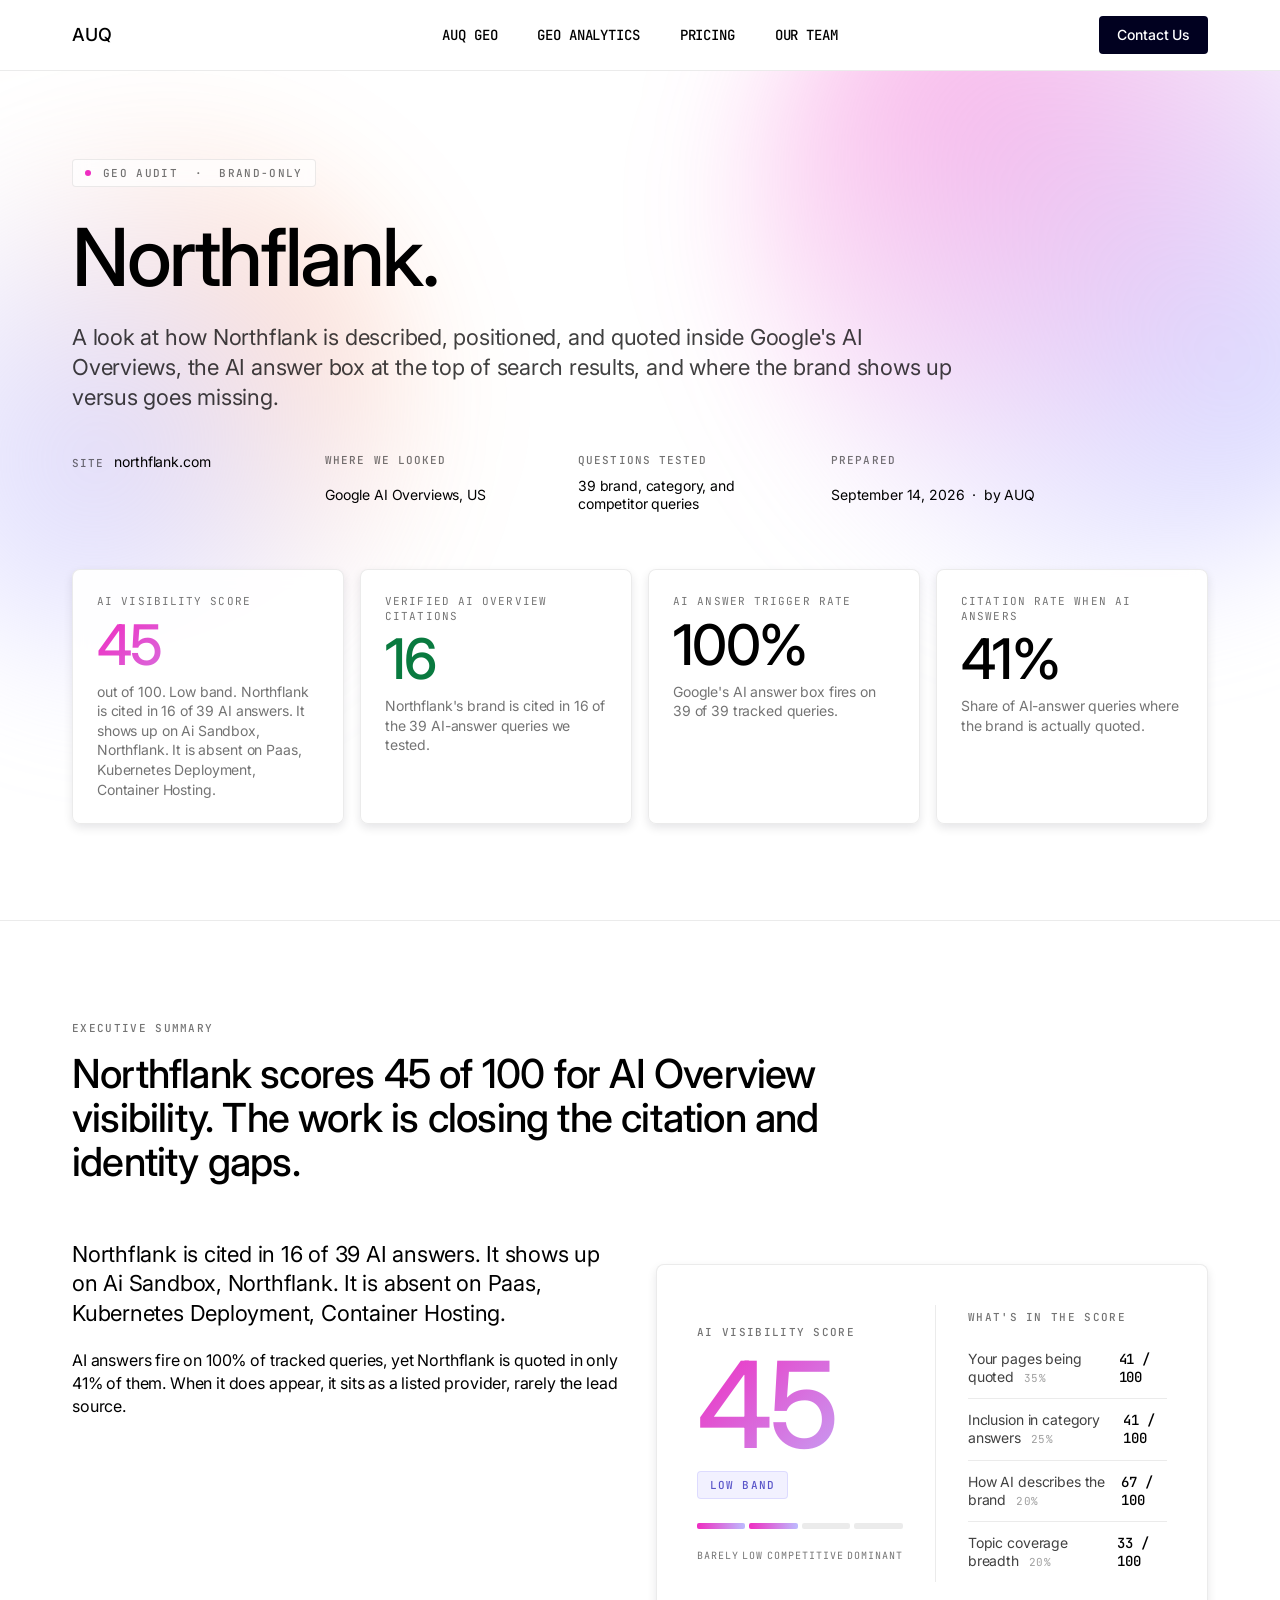
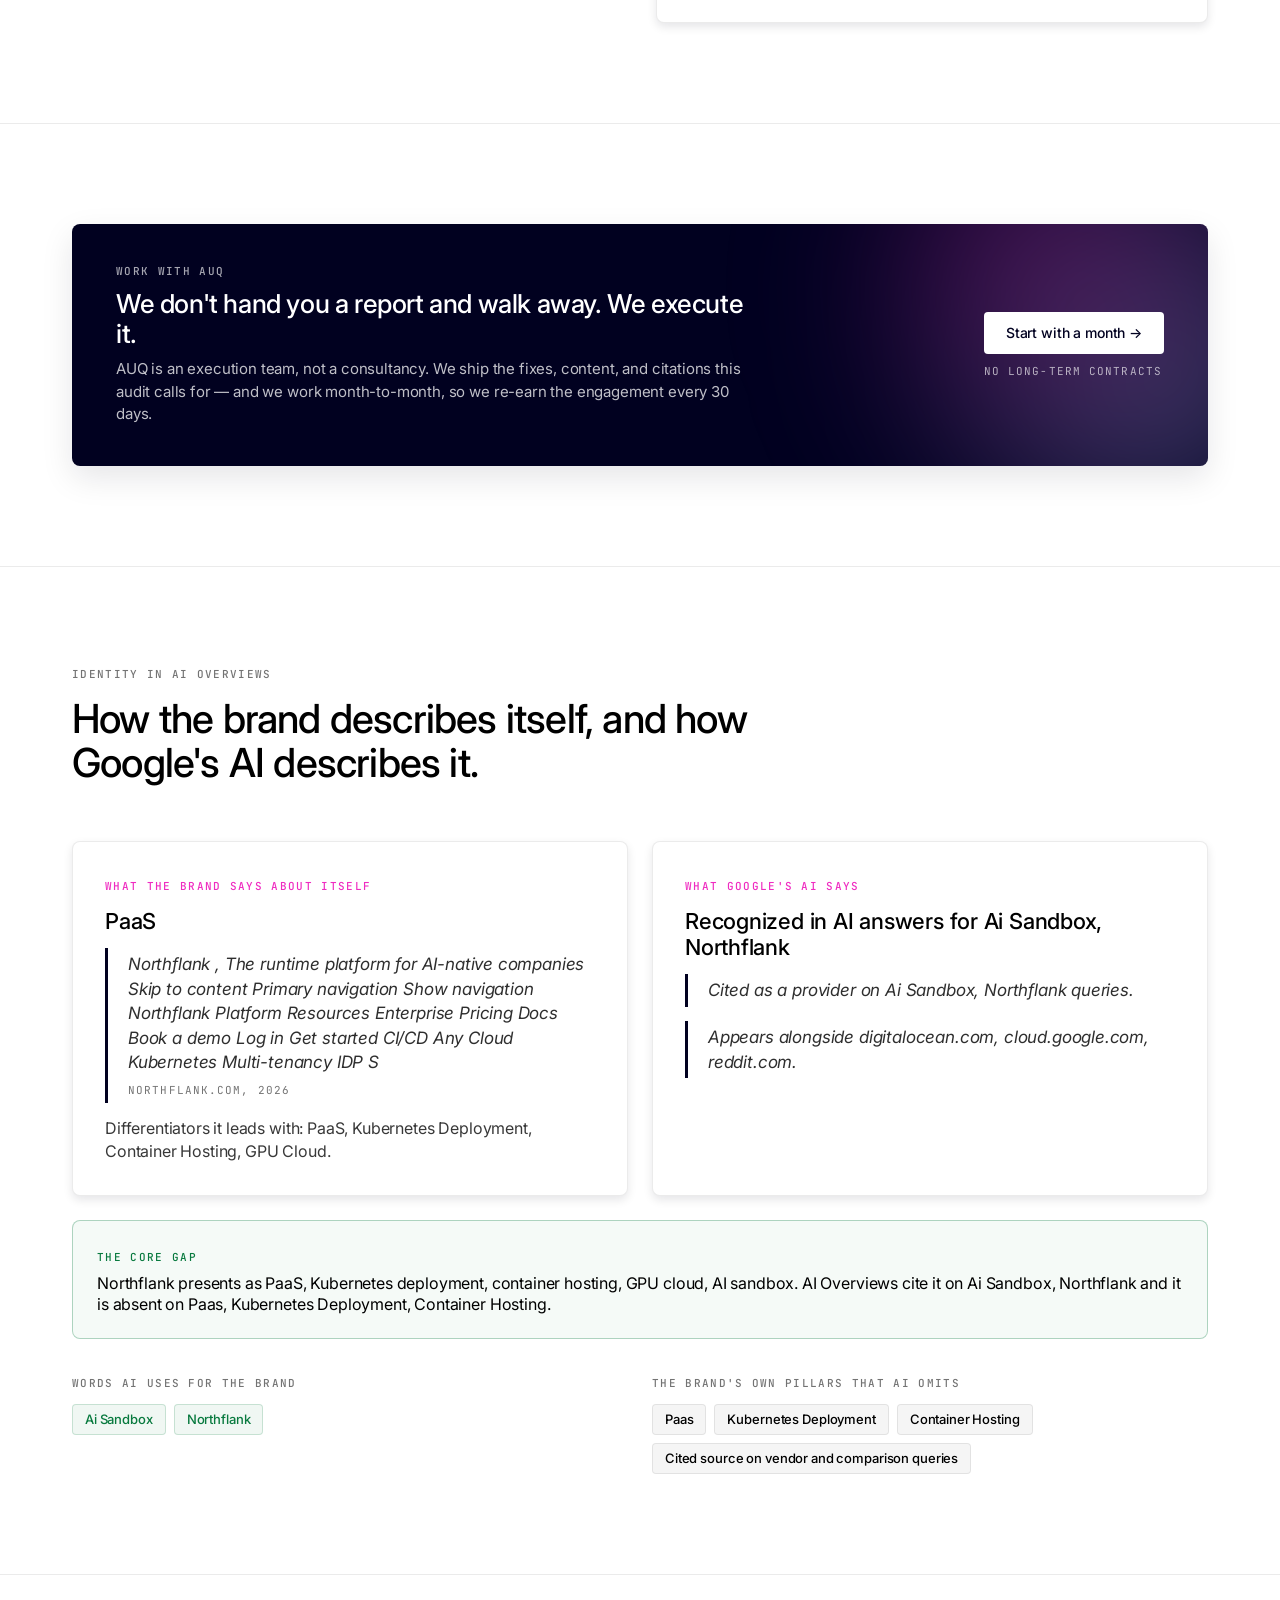
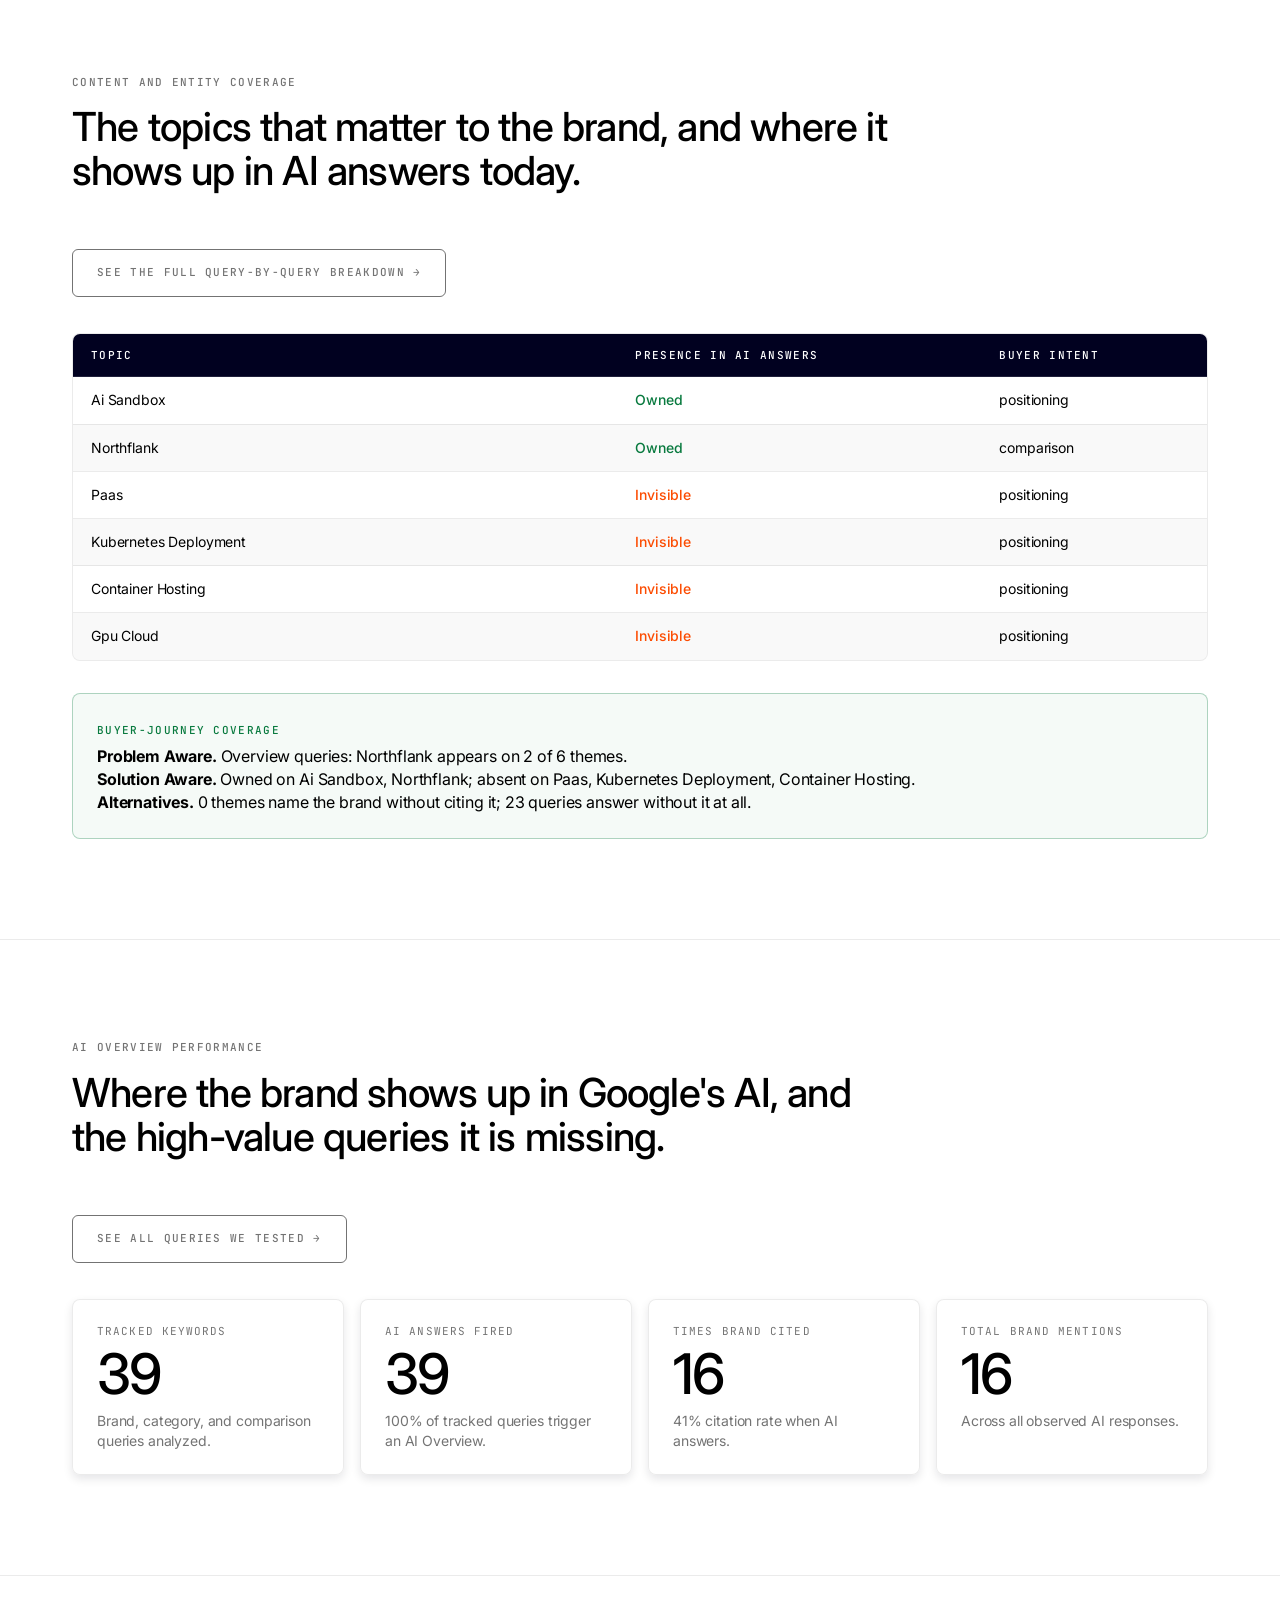
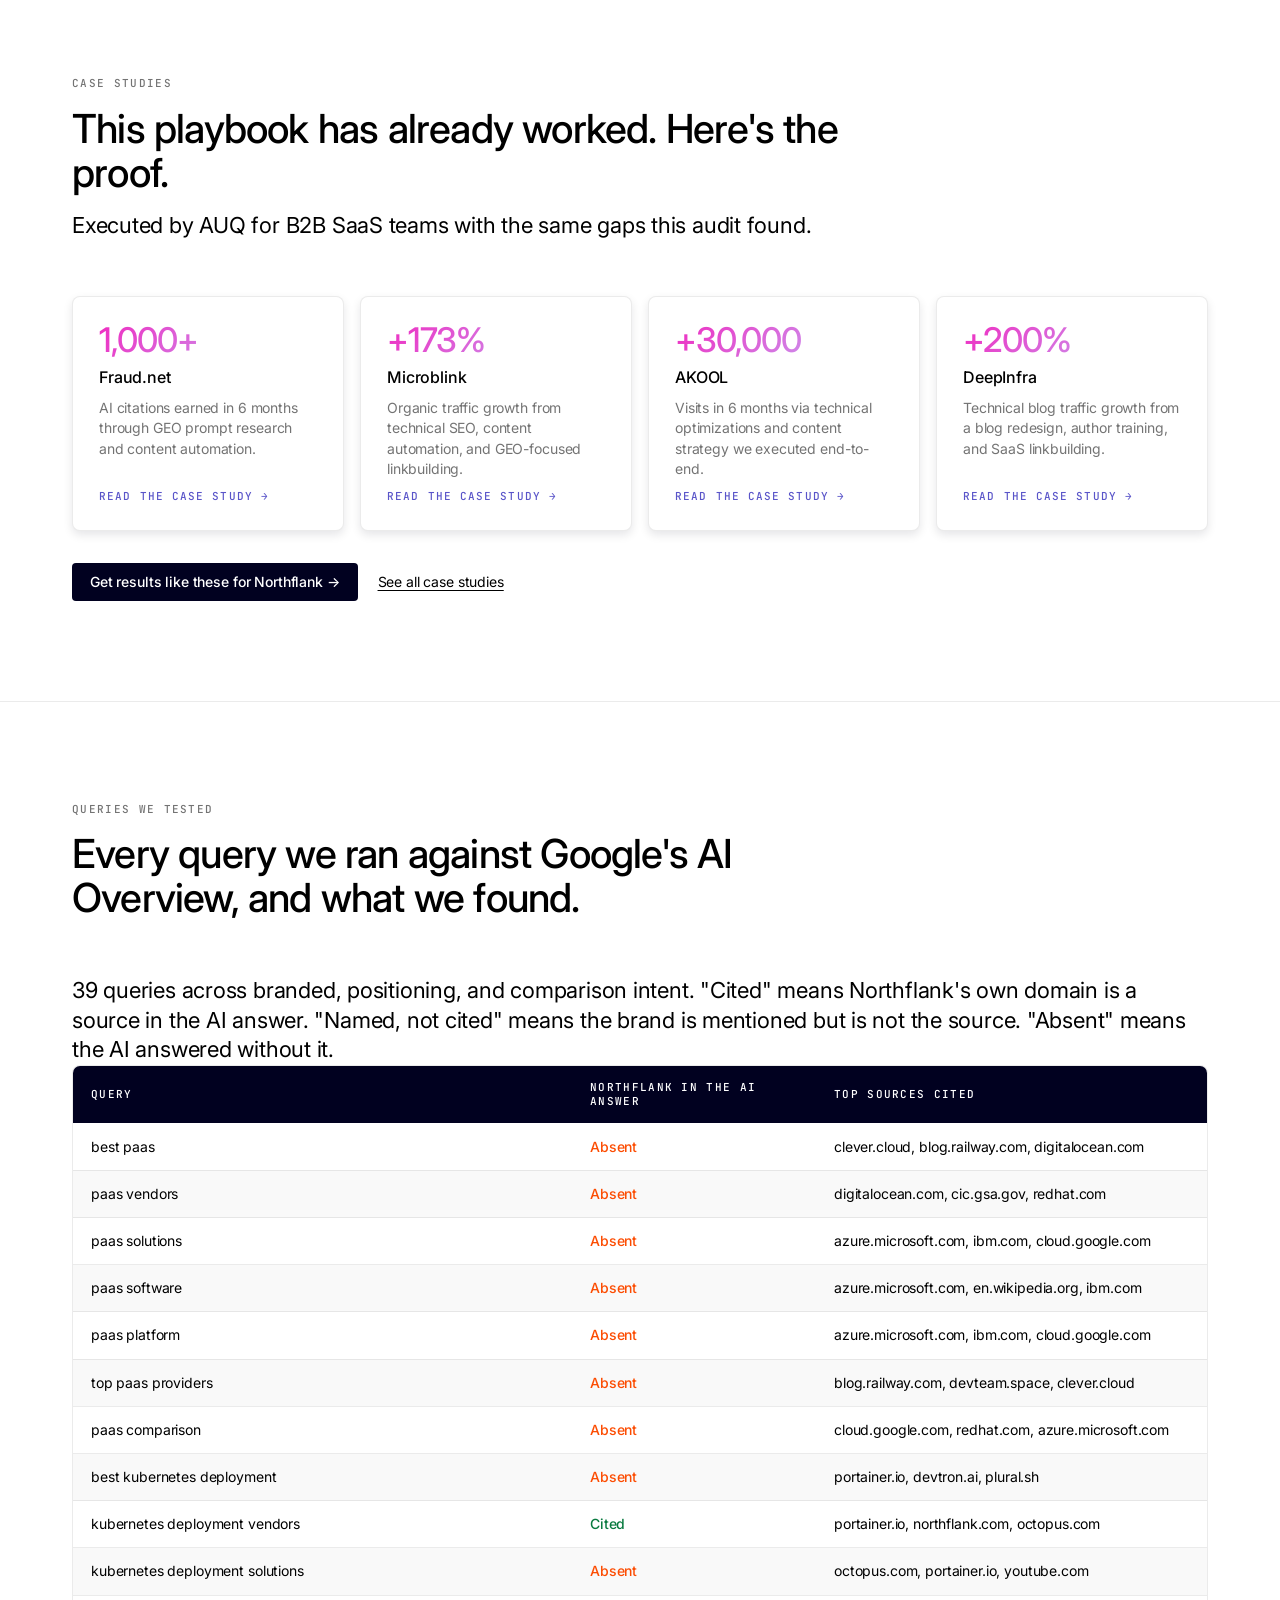
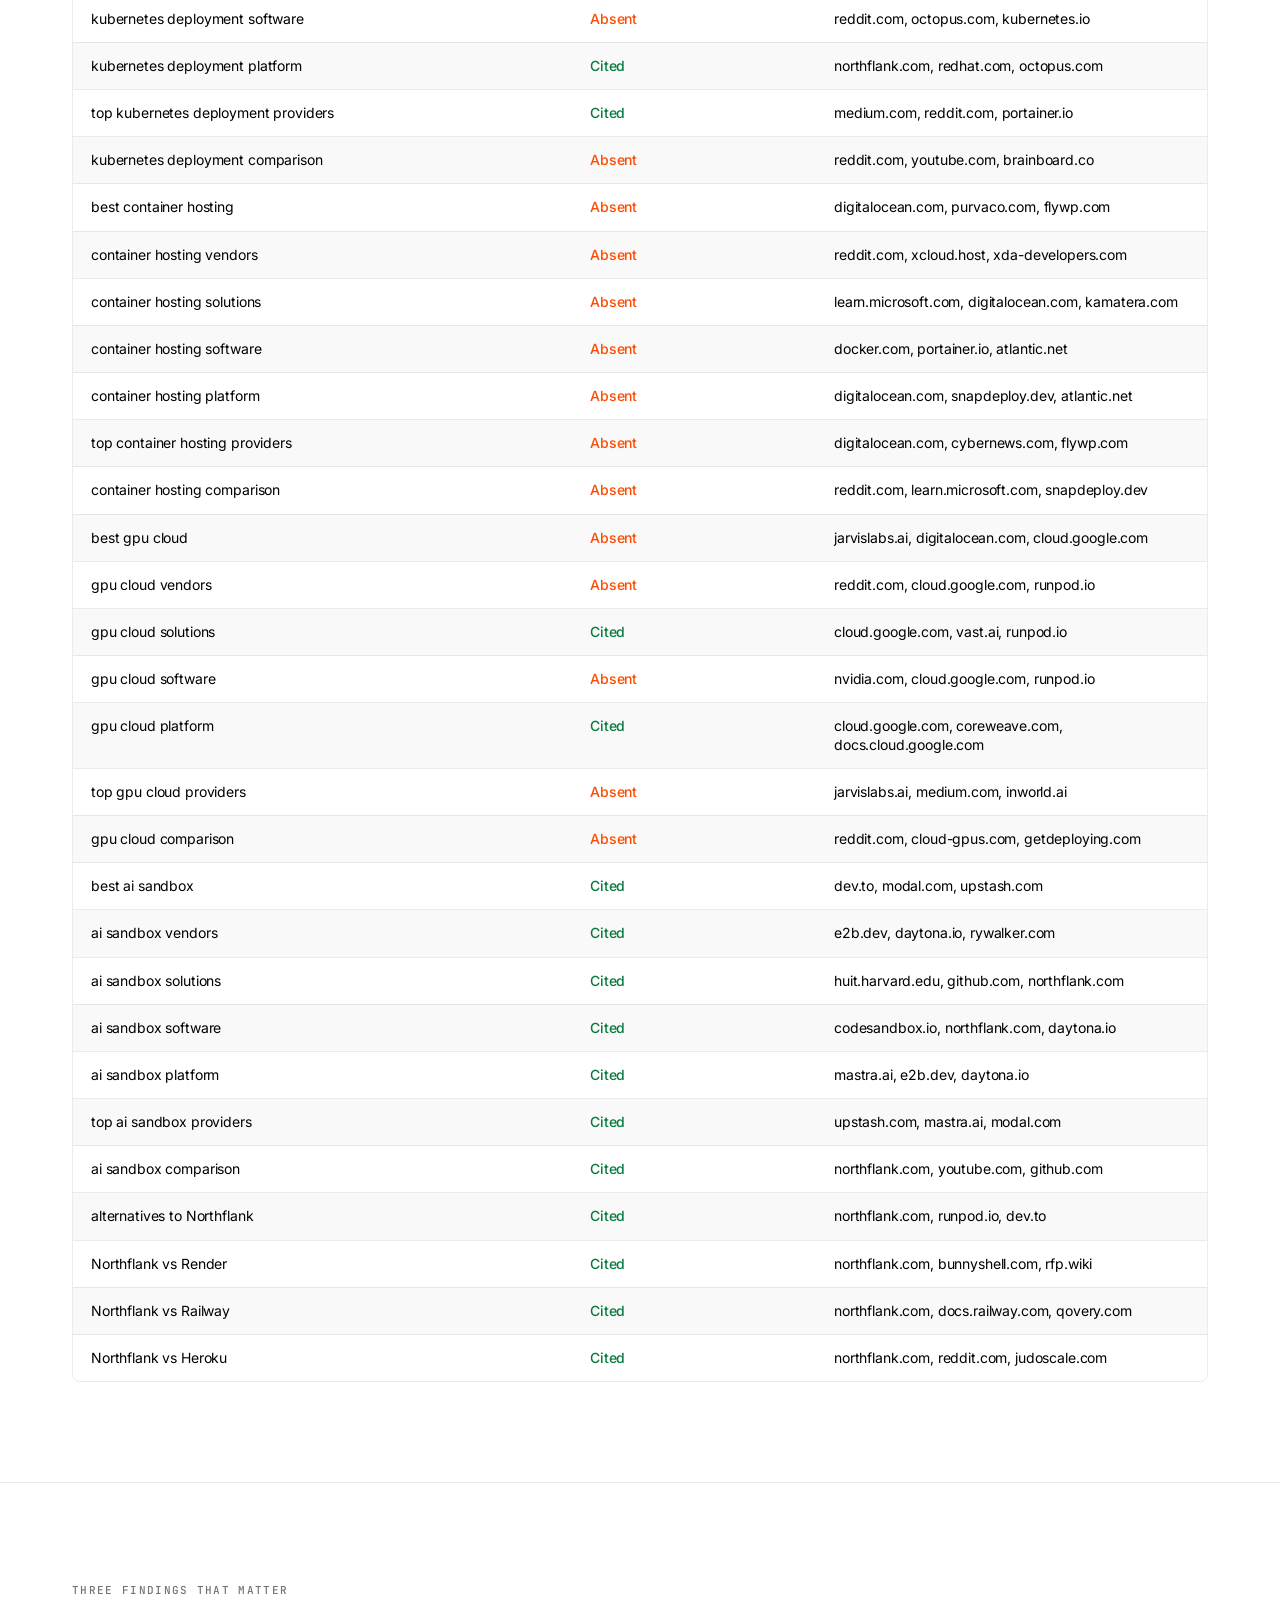
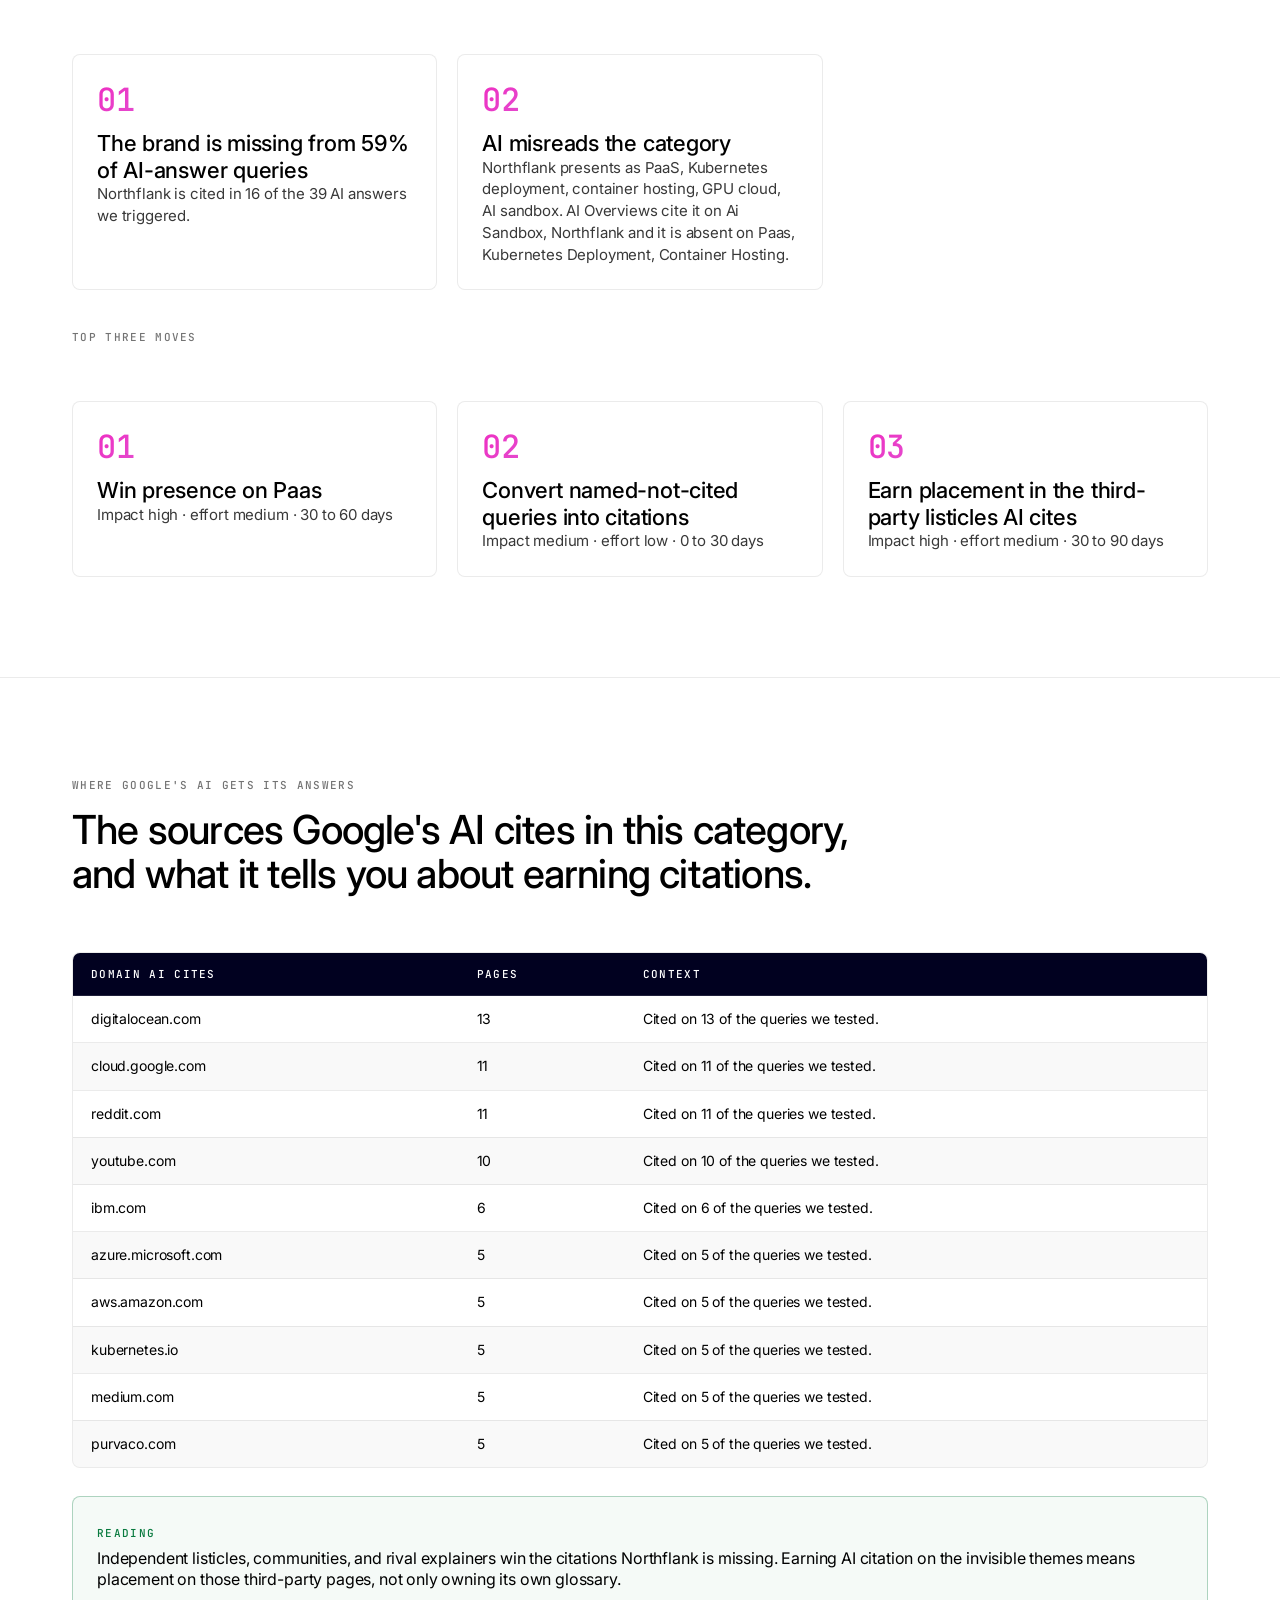
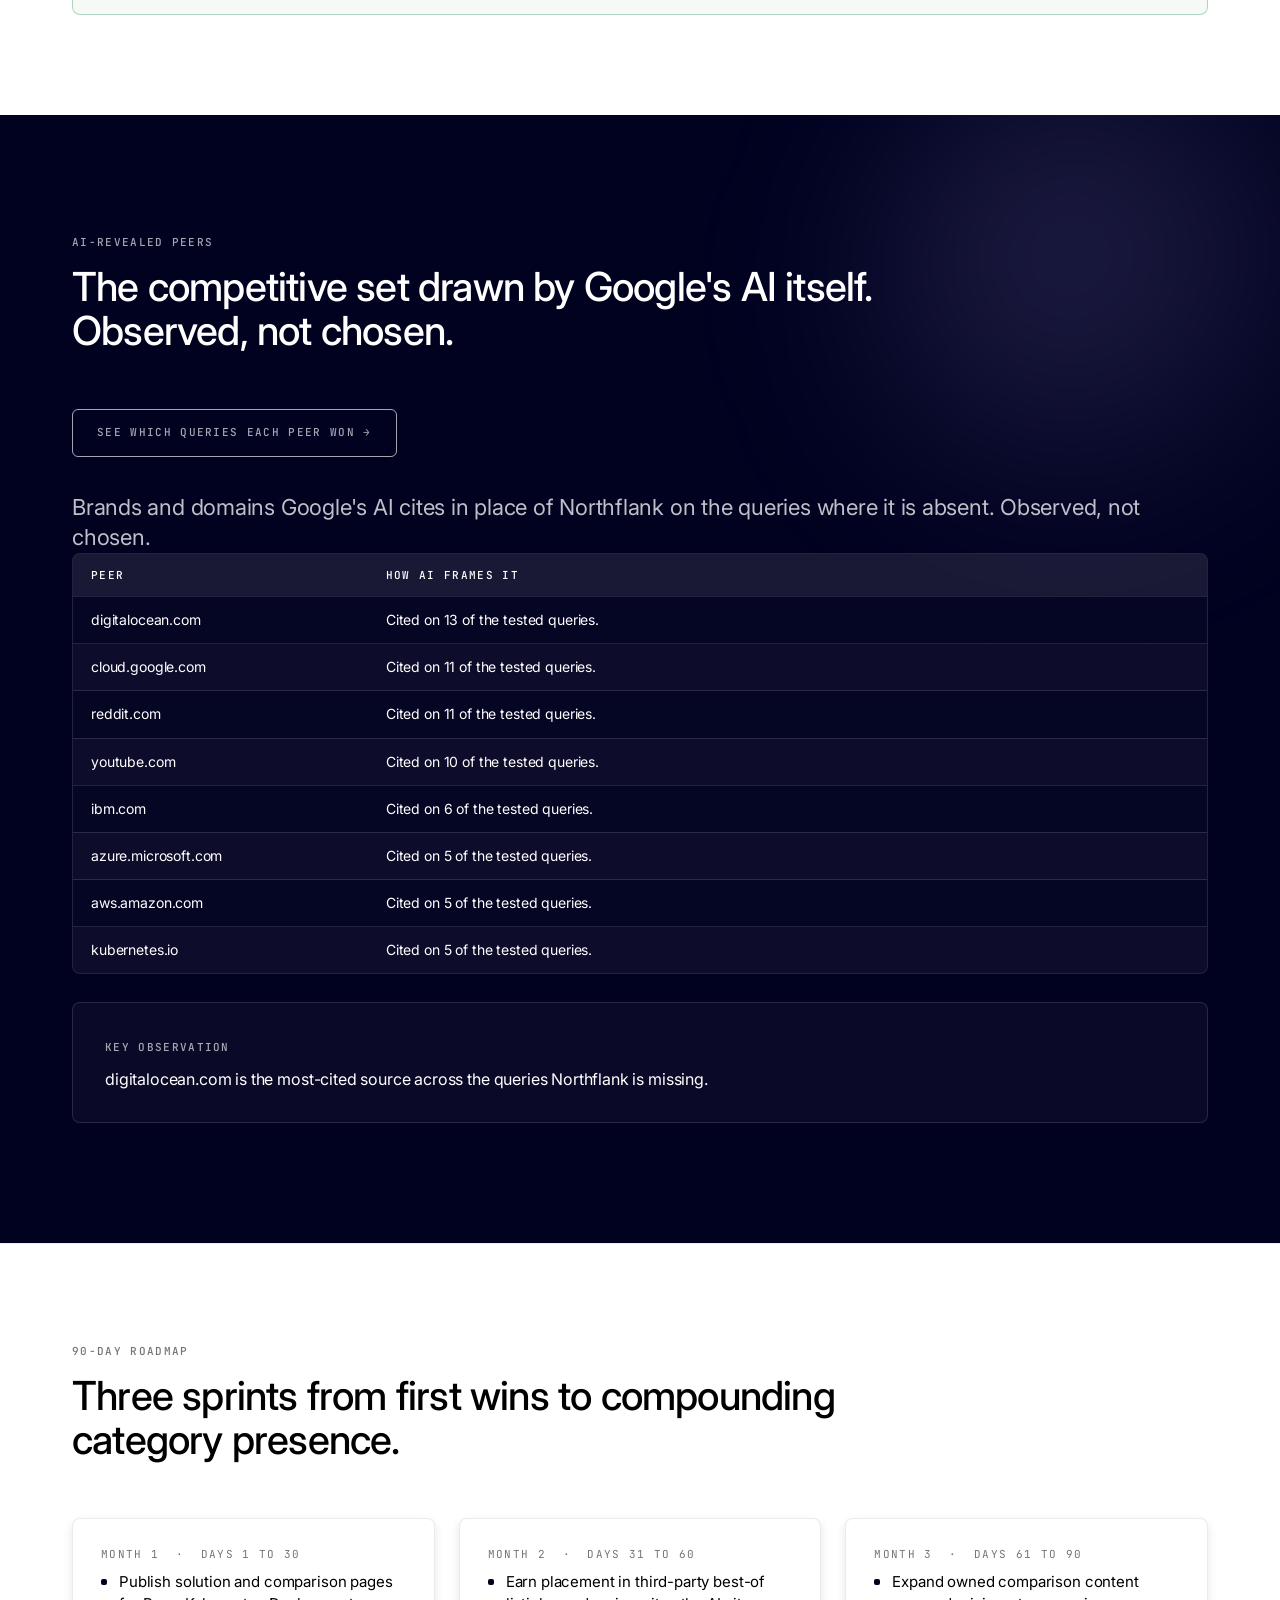
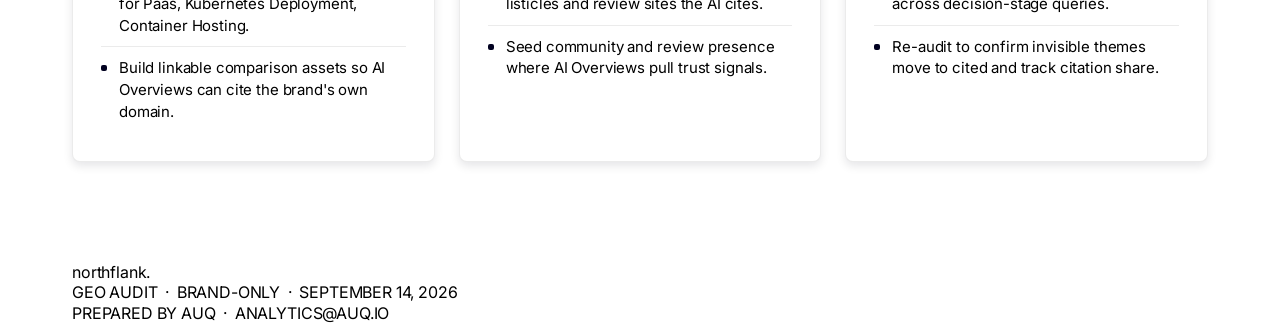
<file: northflank.html>
<!doctype html><html lang="en"><head><meta charset="utf-8"><!-- Google Tag Manager --><script>(function(w,d,s,l,i){w[l]=w[l]||[];w[l].push({'gtm.start':new Date().getTime(),event:'gtm.js'});var f=d.getElementsByTagName(s)[0],j=d.createElement(s),dl=l!='dataLayer'?'&l='+l:'';j.async=true;j.src='https://www.googletagmanager.com/gtm.js?id='+i+dl;f.parentNode.insertBefore(j,f);})(window,document,'script','dataLayer','GTM-NCFX8NJ');</script><!-- End Google Tag Manager --><meta name="viewport" content="width=device-width, initial-scale=1">
<title>Northflank GEO Audit, brand-only, by AUQ</title>
<link rel="preconnect" href="https://fonts.googleapis.com">
<link rel="preconnect" href="https://fonts.gstatic.com" crossorigin>
<link href="https://fonts.googleapis.com/css2?family=Inter:wght@300;400;500;600&family=JetBrains+Mono:wght@400;500;600&display=swap" rel="stylesheet">
<style>
  :root {
    --c-text: #000000; --c-text-dark: #ffffff; --c-bg: #ffffff; --c-dark: #010120;
    --c-magenta: #ef2cc1; --c-orange: #fc4c02; --c-lavender: #bdbbff;
    --c-border-light: rgba(0, 0, 0, 0.08); --c-border-dark: rgba(255, 255, 255, 0.12);
    --c-fill-light: rgba(0, 0, 0, 0.04); --c-fill-dark: rgba(255, 255, 255, 0.06);
    --c-muted-light: rgba(0, 0, 0, 0.55); --c-muted-dark: rgba(255, 255, 255, 0.65);
    --shadow: 0 4px 10px rgba(1, 1, 32, 0.10); --shadow-lg: 0 12px 32px rgba(1, 1, 32, 0.10);
    --r-sharp: 4px; --r-comfort: 8px;
    --f-display: "Inter", "Helvetica Neue", Arial, sans-serif;
    --f-mono: "JetBrains Mono", "PP Neue Montreal Mono", Georgia, monospace;
  }
  * { box-sizing: border-box; margin: 0; padding: 0; }
  html { scroll-behavior: smooth; }
  body { font-family: var(--f-display); font-size: 16px; font-weight: 400; line-height: 1.30; letter-spacing: -0.16px; color: var(--c-text); background: var(--c-bg); -webkit-font-smoothing: antialiased; -moz-osx-font-smoothing: grayscale; }
  .display { font-size: 80px; font-weight: 500; line-height: 0.95; letter-spacing: -2.4px; }
  h1 { font-size: 56px; font-weight: 500; line-height: 1.05; letter-spacing: -1.68px; }
  h2 { font-size: 40px; font-weight: 500; line-height: 1.10; letter-spacing: -0.8px; }
  h3 { font-size: 22px; font-weight: 500; line-height: 1.20; letter-spacing: -0.22px; }
  h4 { font-size: 18px; font-weight: 500; line-height: 1.30; letter-spacing: -0.18px; }
  p { font-size: 16px; line-height: 1.45; letter-spacing: -0.16px; }
  p.lede { font-size: 22px; line-height: 1.35; letter-spacing: -0.22px; font-weight: 400; }
  .caption { font-size: 13px; line-height: 1.40; color: var(--c-muted-light); }
  .mono-label { font-family: var(--f-mono); font-weight: 500; font-size: 11px; text-transform: uppercase; letter-spacing: 0.12em; color: var(--c-muted-light); display: inline-block; }
  .dark .mono-label { color: var(--c-muted-dark); }
  .container { max-width: 1200px; margin: 0 auto; padding: 0 32px; }
  .section { padding: 100px 0; border-top: 1px solid var(--c-border-light); }
  .section:first-of-type { border-top: none; }
  .section-head { display: flex; flex-direction: column; gap: 16px; margin-bottom: 56px; max-width: 820px; }
  nav.topnav { position: sticky; top: 0; z-index: 50; backdrop-filter: saturate(180%) blur(14px); -webkit-backdrop-filter: saturate(180%) blur(14px); background: rgba(255,255,255,0.75); border-bottom: 1px solid var(--c-border-light); }
  nav.topnav .container { display: grid; grid-template-columns: 1fr auto 1fr; align-items: center; padding-top: 16px; padding-bottom: 16px; }
  .brand { font-family: var(--f-display); font-weight: 500; font-size: 18px; letter-spacing: -0.18px; display: flex; align-items: center; gap: 10px; }
  .brand .dot { width: 10px; height: 10px; border-radius: 2px; background: linear-gradient(135deg, var(--c-magenta), var(--c-lavender)); }
  nav.topnav .brand { justify-self: start; text-decoration: none; color: var(--c-text); }
  nav.topnav .navmid { justify-self: center; display: flex; align-items: center; gap: 40px; }
  nav.topnav .navmid a { color: var(--c-text); text-decoration: none; font-size: 14px; letter-spacing: -0.14px; white-space: nowrap; }
  nav.topnav .navmid a:hover { opacity: 0.6; }
  nav.topnav .btn-cta { justify-self: end; }
  @media (max-width: 820px) { nav.topnav .navmid { display: none; } }
  .btn-cta { display: inline-flex; align-items: center; gap: 8px; background: var(--c-dark); color: var(--c-text-dark); padding: 10px 18px; border-radius: var(--r-sharp); font-size: 14px; letter-spacing: -0.14px; font-weight: 500; text-decoration: none; transition: transform 0.15s ease; }
  .btn-cta:hover { transform: translateY(-1px); }
  .hero { position: relative; overflow: hidden; padding: 88px 0 96px; }
  .hero::before, .hero::after { content: ""; position: absolute; pointer-events: none; filter: blur(60px); z-index: 0; }
  .hero::before { width: 720px; height: 720px; top: -200px; right: -180px; background: radial-gradient(circle at 30% 30%, rgba(239, 44, 193, 0.32) 0%, transparent 60%), radial-gradient(circle at 70% 70%, rgba(189, 187, 255, 0.55) 0%, transparent 65%); border-radius: 50%; }
  .hero::after { width: 560px; height: 560px; top: 60px; left: -140px; background: radial-gradient(circle at 40% 60%, rgba(189, 187, 255, 0.50) 0%, transparent 65%), radial-gradient(circle at 80% 30%, rgba(252, 76, 2, 0.16) 0%, transparent 60%); border-radius: 50%; }
  .hero .container { position: relative; z-index: 1; }
  .hero .eyebrow { display: inline-flex; align-items: center; gap: 12px; padding: 6px 12px; border-radius: var(--r-sharp); background: rgba(255,255,255,0.7); border: 1px solid var(--c-border-light); backdrop-filter: blur(8px); margin-bottom: 32px; }
  .hero .eyebrow .pill { width: 6px; height: 6px; border-radius: 50%; background: var(--c-magenta); }
  .hero .display { margin-bottom: 28px; max-width: 14ch; }
  .hero p.lede { max-width: 64ch; color: rgba(0,0,0,0.75); margin-bottom: 40px; }
  .hero .meta { display: grid; grid-template-columns: repeat(auto-fit, minmax(220px, 1fr)); gap: 16px 32px; max-width: 980px; margin-bottom: 56px; }
  .hero .meta .row { display: flex; gap: 10px; align-items: baseline; }
  .hero .meta .k { font-family: var(--f-mono); font-size: 11px; font-weight: 500; text-transform: uppercase; letter-spacing: 0.10em; color: var(--c-muted-light); white-space: nowrap; }
  .hero .meta .v { font-size: 14px; letter-spacing: -0.14px; color: var(--c-text); }
  .stats-bar { display: grid; grid-template-columns: repeat(4, 1fr); gap: 16px; margin-top: 24px; }
  .stat-card { background: rgba(255,255,255,0.92); border: 1px solid var(--c-border-light); border-radius: var(--r-comfort); padding: 24px; box-shadow: var(--shadow); backdrop-filter: blur(8px); display: flex; flex-direction: column; gap: 10px; }
  .stat-card .num { font-size: 56px; font-weight: 500; line-height: 0.95; letter-spacing: -1.68px; }
  .stat-card .num.accent { background: linear-gradient(135deg, var(--c-magenta), var(--c-lavender)); -webkit-background-clip: text; background-clip: text; -webkit-text-fill-color: transparent; }
  .stat-card .num.good { color: #097a3f; }
  .stat-card .num.warn { color: var(--c-orange); }
  .stat-card .lbl { font-family: var(--f-mono); font-size: 11px; text-transform: uppercase; letter-spacing: 0.10em; color: var(--c-muted-light); }
  .stat-card .sub { font-size: 14px; line-height: 1.4; letter-spacing: -0.14px; color: var(--c-muted-light); }
  .card { background: var(--c-bg); border: 1px solid var(--c-border-light); border-radius: var(--r-comfort); padding: 32px; box-shadow: var(--shadow); }
  .card .mono-label { margin-bottom: 14px; }
  .card h3 { margin-bottom: 10px; }
  .card p { color: rgba(0,0,0,0.78); }
  .card.flat { box-shadow: none; }
  .dark .card { background: rgba(255,255,255,0.04); border-color: var(--c-border-dark); color: var(--c-text-dark); box-shadow: none; }
  .dark .card p { color: rgba(255,255,255,0.78); }
  .tbl-wrap { border: 1px solid var(--c-border-light); border-radius: var(--r-comfort); overflow: hidden; background: var(--c-bg); }
  table { width: 100%; border-collapse: collapse; font-size: 14px; letter-spacing: -0.14px; }
  thead th { background: var(--c-dark); color: var(--c-text-dark); text-align: left; padding: 14px 18px; font-family: var(--f-mono); font-size: 11px; font-weight: 500; text-transform: uppercase; letter-spacing: 0.12em; border-bottom: 1px solid var(--c-border-dark); }
  tbody td { padding: 14px 18px; border-top: 1px solid var(--c-border-light); vertical-align: top; color: var(--c-text); }
  tbody tr:nth-child(even) td { background: rgba(0,0,0,0.025); }
  tbody td.num { font-variant-numeric: tabular-nums; font-weight: 500; }
  tbody td.center { text-align: center; }
  td.no { color: var(--c-orange); font-weight: 500; }
  td.yes { color: #097a3f; font-weight: 500; }
  .dark .tbl-wrap { border-color: var(--c-border-dark); background: rgba(255,255,255,0.02); }
  .dark thead th { background: rgba(255,255,255,0.08); color: var(--c-text-dark); }
  .dark tbody td { color: var(--c-text-dark); border-top-color: var(--c-border-dark); }
  .dark tbody tr:nth-child(even) td { background: rgba(255,255,255,0.03); }
  blockquote { border-left: 3px solid var(--c-dark); padding: 4px 0 4px 20px; margin: 14px 0; font-style: italic; font-size: 17px; line-height: 1.45; letter-spacing: -0.17px; color: rgba(0,0,0,0.82); }
  .dark blockquote { border-left-color: var(--c-lavender); color: rgba(255,255,255,0.85); }
  blockquote .src { display: block; font-style: normal; margin-top: 8px; font-family: var(--f-mono); font-size: 11px; text-transform: uppercase; letter-spacing: 0.10em; color: var(--c-muted-light); }
  .dark blockquote .src { color: var(--c-muted-dark); }
  .grid { display: grid; gap: 24px; }
  .grid-2 { grid-template-columns: 1fr 1fr; }
  .grid-3 { grid-template-columns: repeat(3, 1fr); }
  .grid-4 { grid-template-columns: repeat(4, 1fr); }
  .move { border: 1px solid var(--c-border-light); border-radius: var(--r-comfort); padding: 28px; background: var(--c-bg); box-shadow: var(--shadow); display: flex; flex-direction: column; gap: 12px; }
  .move .num { font-family: var(--f-mono); font-size: 11px; text-transform: uppercase; letter-spacing: 0.12em; color: var(--c-muted-light); }
  .move h3 { margin: 0; font-size: 20px; letter-spacing: -0.20px; }
  .move p { color: rgba(0,0,0,0.78); font-size: 15px; line-height: 1.45; }
  .sprint { border: 1px solid var(--c-border-light); border-radius: var(--r-comfort); padding: 28px; background: var(--c-bg); box-shadow: var(--shadow); }
  .sprint .num { font-family: var(--f-mono); font-size: 11px; text-transform: uppercase; letter-spacing: 0.12em; color: var(--c-muted-light); }
  .sprint h3 { margin: 8px 0 12px; font-size: 20px; letter-spacing: -0.20px; }
  .sprint ul { list-style: none; padding: 0; margin: 0; }
  .sprint li { padding: 10px 0; border-top: 1px solid var(--c-border-light); font-size: 15px; line-height: 1.45; letter-spacing: -0.15px; display: flex; gap: 12px; align-items: flex-start; }
  .sprint li:first-child { border-top: none; }
  .sprint li::before { content: ""; flex: none; width: 6px; height: 6px; background: var(--c-dark); border-radius: 2px; margin-top: 8px; }
  .dark-zone { background: var(--c-dark); color: var(--c-text-dark); padding: 120px 0; position: relative; overflow: hidden; }
  .dark-zone::before { content: ""; position: absolute; width: 600px; height: 600px; top: -100px; right: -150px; background: radial-gradient(circle at 40% 40%, rgba(189, 187, 255, 0.18) 0%, transparent 60%); border-radius: 50%; filter: blur(80px); pointer-events: none; }
  .dark-zone .container { position: relative; z-index: 1; }
  .dark-zone h2 { color: var(--c-text-dark); }
  .dark-zone p { color: rgba(255,255,255,0.75); }
  .dark { color: var(--c-text-dark); }
  .dark .mono-label { color: var(--c-muted-dark); }
  .score-block { display: grid; grid-template-columns: 1.2fr 1fr; gap: 32px; background: var(--c-bg); border: 1px solid var(--c-border-light); border-radius: var(--r-comfort); padding: 40px; box-shadow: var(--shadow); margin-top: 24px; }
  .score-block .num-side { display: flex; flex-direction: column; justify-content: center; gap: 12px; border-right: 1px solid var(--c-border-light); padding-right: 32px; }
  .score-block .big { font-size: 120px; line-height: 0.9; letter-spacing: -3.6px; font-weight: 500; background: linear-gradient(135deg, var(--c-magenta) 0%, var(--c-lavender) 100%); -webkit-background-clip: text; background-clip: text; -webkit-text-fill-color: transparent; }
  .score-block .band { display: inline-flex; align-items: center; gap: 8px; padding: 6px 12px; background: rgba(189,187,255,0.20); border: 1px solid rgba(189,187,255,0.4); border-radius: var(--r-sharp); font-family: var(--f-mono); font-size: 11px; font-weight: 500; text-transform: uppercase; letter-spacing: 0.10em; color: #5a55c9; width: max-content; }
  .score-block .scale { display: flex; gap: 4px; margin-top: 12px; }
  .score-block .scale .seg { flex: 1; height: 6px; border-radius: 2px; background: rgba(0,0,0,0.08); }
  .score-block .scale .seg.on { background: linear-gradient(90deg, var(--c-magenta), var(--c-lavender)); }
  .score-block .scale-lbl { display: flex; justify-content: space-between; margin-top: 8px; font-family: var(--f-mono); font-size: 10px; text-transform: uppercase; letter-spacing: 0.10em; color: var(--c-muted-light); }
  .score-block .components ul { list-style: none; padding: 0; margin: 0; }
  .score-block .components li { display: flex; justify-content: space-between; align-items: center; padding: 12px 0; border-top: 1px solid var(--c-border-light); font-size: 14px; letter-spacing: -0.14px; }
  .score-block .components li:first-child { border-top: none; }
  .score-block .components .lbl { color: rgba(0,0,0,0.75); }
  .score-block .components .wt { font-family: var(--f-mono); font-size: 11px; opacity: 0.5; margin-left: 6px; letter-spacing: 0.04em; }
  .score-block .components .val { font-family: var(--f-mono); font-weight: 500; }
  .findings { display: grid; grid-template-columns: repeat(3, 1fr); gap: 20px; margin-top: 32px; }
  .finding { border: 1px solid var(--c-border-light); border-radius: var(--r-comfort); padding: 24px; background: var(--c-bg); }
  .finding .num { font-family: var(--f-mono); font-size: 32px; font-weight: 500; letter-spacing: -0.5px; background: linear-gradient(135deg, var(--c-magenta), var(--c-lavender)); -webkit-background-clip: text; background-clip: text; -webkit-text-fill-color: transparent; margin-bottom: 10px; }
  .finding p { color: rgba(0,0,0,0.78); font-size: 15px; line-height: 1.45; }
  .chips { display: flex; flex-wrap: wrap; gap: 10px; margin-top: 16px; }
  .chip { display: inline-flex; align-items: center; padding: 8px 14px; border: 1px solid var(--c-border-light); background: rgba(189,187,255,0.18); border-radius: var(--r-sharp); font-size: 13px; letter-spacing: -0.13px; color: var(--c-text); }
  .descriptors { display: flex; flex-wrap: wrap; gap: 8px; margin-top: 12px; }
  .desc-pill { padding: 6px 12px; background: var(--c-fill-light); border: 1px solid var(--c-border-light); border-radius: var(--r-sharp); font-size: 13px; font-weight: 500; letter-spacing: -0.13px; }
  .desc-pill.absent { background: rgba(252, 76, 2, 0.06); border-color: rgba(252, 76, 2, 0.18); color: var(--c-orange); text-decoration: line-through; text-decoration-color: rgba(252, 76, 2, 0.4); }
  .desc-pill.present { background: rgba(9,122,63,0.06); border-color: rgba(9,122,63,0.18); color: #097a3f; }
  footer.big-footer { background: var(--c-dark); color: var(--c-text-dark); padding: 120px 0 48px; position: relative; overflow: hidden; }
  footer.big-footer::before { content: ""; position: absolute; inset: 0; background: radial-gradient(ellipse at top left, rgba(189,187,255,0.10) 0%, transparent 50%); pointer-events: none; }
  footer.big-footer .container { position: relative; z-index: 1; }
  footer.big-footer .word { font-family: var(--f-display); font-weight: 500; font-size: clamp(80px, 14vw, 200px); line-height: 0.85; letter-spacing: -6px; background: linear-gradient(180deg, #ffffff 0%, rgba(189,187,255,0.4) 100%); -webkit-background-clip: text; background-clip: text; -webkit-text-fill-color: transparent; margin: 0 0 40px; }
  footer.big-footer .meta-row { display: flex; justify-content: space-between; align-items: center; border-top: 1px solid var(--c-border-dark); padding-top: 28px; flex-wrap: wrap; gap: 20px; }
  footer.big-footer .meta-row .left, footer.big-footer .meta-row .right { font-family: var(--f-mono); font-size: 11px; text-transform: uppercase; letter-spacing: 0.12em; color: var(--c-muted-dark); }
  .row { display: flex; flex-wrap: wrap; gap: 12px; }
  .stack-sm > * + * { margin-top: 14px; }
  .stack-md > * + * { margin-top: 20px; }
  .muted { color: var(--c-muted-light); }
  .dark .muted { color: var(--c-muted-dark); }
  .split-quotes { display: grid; grid-template-columns: 1fr 1fr; gap: 24px; }
  .split-quotes .card .mono-label { color: var(--c-magenta); }
  .callout { border: 1px solid rgba(252,76,2,0.30); background: rgba(252,76,2,0.04); border-radius: var(--r-comfort); padding: 24px; margin-top: 24px; }
  .callout .mono-label { color: var(--c-orange); margin-bottom: 8px; }
  .callout.good { border-color: rgba(9,122,63,0.30); background: rgba(9,122,63,0.04); }
  .callout.good .mono-label { color: #097a3f; }
  .glossary { border: 1px solid var(--c-border-light); background: rgba(189,187,255,0.06); border-radius: var(--r-comfort); padding: 28px; margin-top: 24px; }
  .glossary .mono-label { color: #5a55c9; margin-bottom: 14px; }
  .glossary dl { display: grid; grid-template-columns: 180px 1fr; gap: 12px 20px; font-size: 14px; line-height: 1.5; }
  .glossary dt { font-weight: 500; color: var(--c-text); }
  .glossary dd { color: rgba(0,0,0,0.72); }
  @media (max-width: 991px) {
    .display { font-size: 64px; letter-spacing: -1.92px; }
    h1 { font-size: 44px; letter-spacing: -1.32px; }
    h2 { font-size: 32px; letter-spacing: -0.64px; }
    .stats-bar { grid-template-columns: repeat(2, 1fr); }
    .grid-3 { grid-template-columns: repeat(2, 1fr); }
    .score-block { grid-template-columns: 1fr; }
    .score-block .num-side { border-right: none; border-bottom: 1px solid var(--c-border-light); padding-right: 0; padding-bottom: 24px; }
    .split-quotes { grid-template-columns: 1fr; }
    .findings { grid-template-columns: 1fr; }
    .glossary dl { grid-template-columns: 1fr; gap: 4px 0; }
    .glossary dt { margin-top: 10px; }
  }
  @media (max-width: 640px) {
    .display { font-size: 48px; letter-spacing: -1.44px; }
    h2 { font-size: 26px; letter-spacing: -0.52px; }
    .section { padding: 64px 0; }
    .stats-bar { grid-template-columns: 1fr; }
    .grid-2, .grid-3, .grid-4 { grid-template-columns: 1fr; }
    nav.topnav .navmid { display: none; }
    .container { padding: 0 20px; }
    .stat-card .num { font-size: 44px; letter-spacing: -1.32px; }
    .score-block .big { font-size: 88px; letter-spacing: -2.6px; }
  }
</style></head><body><!-- Google Tag Manager (noscript) --><noscript><iframe src="https://www.googletagmanager.com/ns.html?id=GTM-NCFX8NJ" height="0" width="0" style="display:none;visibility:hidden"></iframe></noscript><!-- End Google Tag Manager (noscript) --><nav class="topnav"><div class="container"><a class="brand" href="https://auq.io">AUQ</a><div class="navmid mono-label"><a href="https://auq.io/geo-llm-optimization/">AUQ GEO</a><a href="https://auq.io/geo-analytics/">GEO Analytics</a><a href="https://auq.io/pricing/">Pricing</a><a href="https://auq.io/team/">Our Team</a></div><a class="btn-cta" href="https://auq.io/contact-us/">Contact Us</a></div></nav>

<section class="hero"><div class="container">
  <div class="eyebrow"><span class="pill"></span><span class="mono-label">GEO AUDIT &nbsp;·&nbsp; BRAND-ONLY</span></div>
  <h1 class="display">Northflank.</h1>
  <p class="lede">A look at how Northflank is described, positioned, and quoted inside Google's AI Overviews, the AI answer box at the top of search results, and where the brand shows up versus goes missing.</p>
  <div class="meta">
    <div class="row"><span class="k">Site</span><span class="v">northflank.com</span></div>
    <div class="row"><span class="k">Where we looked</span><span class="v">Google AI Overviews, US</span></div>
    <div class="row"><span class="k">Questions tested</span><span class="v">39 brand, category, and competitor queries</span></div>
    <div class="row"><span class="k">Prepared</span><span class="v">September 14, 2026 &nbsp;·&nbsp; by AUQ</span></div>
  </div>
  <div class="stats-bar">
    <div class="stat-card"><div class="lbl">AI Visibility Score</div><div class="num accent">45</div><div class="sub">out of 100. Low band. Northflank is cited in 16 of 39 AI answers. It shows up on Ai Sandbox, Northflank. It is absent on Paas, Kubernetes Deployment, Container Hosting.</div></div><div class="stat-card"><div class="lbl">Verified AI Overview citations</div><div class="num good">16</div><div class="sub">Northflank's brand is cited in 16 of the 39 AI-answer queries we tested.</div></div><div class="stat-card"><div class="lbl">AI answer trigger rate</div><div class="num ">100%</div><div class="sub">Google's AI answer box fires on 39 of 39 tracked queries.</div></div><div class="stat-card"><div class="lbl">Citation rate when AI answers</div><div class="num ">41%</div><div class="sub">Share of AI-answer queries where the brand is actually quoted.</div></div>
  </div>
</div></section>

<section class="section"><div class="container">
  <div class="section-head"><span class="mono-label">EXECUTIVE SUMMARY</span>
    <h2>Northflank scores 45 of 100 for AI Overview visibility. The work is closing the citation and identity gaps.</h2></div>
  <div class="grid grid-2" style="gap:32px;">
    <div class="stack-md">
      <p class="lede">Northflank is cited in 16 of 39 AI answers. It shows up on Ai Sandbox, Northflank. It is absent on Paas, Kubernetes Deployment, Container Hosting.</p>
      <p>AI answers fire on 100% of tracked queries, yet Northflank is quoted in only 41% of them. When it does appear, it sits as a listed provider, rarely the lead source.</p>
    </div>
    <div class="score-block"><div class="num-side">
      <div class="mono-label">AI Visibility Score</div><div class="big">45</div>
      <div class="band"><span>Low band</span></div>
      <div class="scale"><div class="seg on"></div><div class="seg on"></div><div class="seg"></div><div class="seg"></div></div>
      <div class="scale-lbl"><span>Barely</span><span>Low</span><span>Competitive</span><span>Dominant</span></div>
    </div>
    <div class="components"><div class="mono-label" style="margin-bottom:14px;">What's in the score</div><ul><li><span class="lbl">Your pages being quoted <span class="wt">35%</span></span><span class="val">41 / 100</span></li><li><span class="lbl">Inclusion in category answers <span class="wt">25%</span></span><span class="val">41 / 100</span></li><li><span class="lbl">How AI describes the brand <span class="wt">20%</span></span><span class="val">67 / 100</span></li><li><span class="lbl">Topic coverage breadth <span class="wt">20%</span></span><span class="val">33 / 100</span></li></ul></div></div>
  </div>
</div></section>
<style>
  .auq-banner { background: var(--c-dark); border-radius: var(--r-comfort); padding: 40px 44px; position: relative; overflow: hidden; display: flex; align-items: center; justify-content: space-between; gap: 32px; flex-wrap: wrap; box-shadow: var(--shadow-lg); }
  .auq-banner::before { content: ""; position: absolute; width: 480px; height: 480px; top: -160px; right: -120px; background: radial-gradient(circle at 40% 40%, rgba(239, 44, 193, 0.28) 0%, transparent 60%), radial-gradient(circle at 70% 70%, rgba(189, 187, 255, 0.30) 0%, transparent 65%); border-radius: 50%; filter: blur(70px); pointer-events: none; }
  .auq-banner .txt { position: relative; z-index: 1; max-width: 640px; display: flex; flex-direction: column; gap: 10px; }
  .auq-banner .txt .mono-label { color: var(--c-muted-dark); }
  .auq-banner h3 { color: var(--c-text-dark); font-size: 26px; letter-spacing: -0.4px; line-height: 1.15; margin: 0; }
  .auq-banner p { color: rgba(255,255,255,0.75); font-size: 15px; line-height: 1.5; margin: 0; }
  .auq-banner .act { position: relative; z-index: 1; display: flex; flex-direction: column; align-items: flex-start; gap: 10px; }
  .auq-banner .btn-light { display: inline-flex; align-items: center; gap: 8px; background: var(--c-text-dark); color: var(--c-dark); padding: 12px 22px; border-radius: var(--r-sharp); font-size: 14px; letter-spacing: -0.14px; font-weight: 500; text-decoration: none; transition: transform 0.15s ease; white-space: nowrap; }
  .auq-banner .btn-light:hover { transform: translateY(-1px); }
  .auq-banner .terms { font-family: var(--f-mono); font-size: 11px; text-transform: uppercase; letter-spacing: 0.10em; color: var(--c-muted-dark); }
  .cases-grid { display: grid; grid-template-columns: repeat(auto-fit, minmax(230px, 1fr)); gap: 16px; }
  a.case-card { display: flex; flex-direction: column; gap: 10px; background: var(--c-bg); border: 1px solid var(--c-border-light); border-radius: var(--r-comfort); padding: 26px; box-shadow: var(--shadow); text-decoration: none; color: var(--c-text); transition: transform 0.15s ease, box-shadow 0.15s ease; }
  a.case-card:hover { transform: translateY(-2px); box-shadow: var(--shadow-lg); }
  a.case-card .metric { font-size: 34px; font-weight: 500; line-height: 1.0; letter-spacing: -1.0px; background: linear-gradient(135deg, var(--c-magenta), var(--c-lavender)); -webkit-background-clip: text; background-clip: text; -webkit-text-fill-color: transparent; }
  a.case-card .client { font-size: 16px; font-weight: 500; letter-spacing: -0.16px; }
  a.case-card .what { font-size: 14px; line-height: 1.45; letter-spacing: -0.14px; color: var(--c-muted-light); flex: 1; }
  a.case-card .link { font-family: var(--f-mono); font-size: 11px; font-weight: 500; text-transform: uppercase; letter-spacing: 0.10em; color: #5a55c9; }
  .cases-cta { margin-top: 32px; display: flex; align-items: center; gap: 20px; flex-wrap: wrap; }
  .cases-cta .all-link { font-size: 14px; letter-spacing: -0.14px; color: var(--c-text); text-decoration: underline; text-underline-offset: 3px; }
  .cases-cta .all-link:hover { opacity: 0.6; }
</style>

<section class="section" id="auq-work-banner"><div class="container">
  <div class="auq-banner">
    <div class="txt">
      <span class="mono-label">Work with AUQ</span>
      <h3>We don't hand you a report and walk away. We execute it.</h3>
      <p>AUQ is an execution team, not a consultancy. We ship the fixes, content, and citations this audit calls for &mdash; and we work month-to-month, so we re-earn the engagement every 30 days.</p>
    </div>
    <div class="act">
      <a class="btn-light" href="https://auq.io/contact-us/">Start with a month &rarr;</a>
      <span class="terms">No long-term contracts</span>
    </div>
  </div>
</div></section>


<section class="section"><div class="container">
  <div class="section-head"><span class="mono-label">IDENTITY IN AI OVERVIEWS</span>
    <h2>How the brand describes itself, and how Google's AI describes it.</h2></div>
  <div class="split-quotes">
    <div class="card"><div class="mono-label">What the brand says about itself</div>
      <h3>PaaS</h3>
      <blockquote>Northflank ,  The runtime platform for AI-native companies Skip to content Primary navigation Show navigation Northflank Platform Resources Enterprise Pricing Docs Book a demo Log in Get started CI/CD Any Cloud Kubernetes Multi-tenancy IDP S<span class="src">northflank.com, 2026</span></blockquote>
      <p>Differentiators it leads with: PaaS, Kubernetes Deployment, Container Hosting, GPU Cloud.</p>
    </div>
    <div class="card"><div class="mono-label">What Google's AI says</div>
      <h3>Recognized in AI answers for Ai Sandbox, Northflank</h3>
      <blockquote>Cited as a provider on Ai Sandbox, Northflank queries.</blockquote><blockquote>Appears alongside digitalocean.com, cloud.google.com, reddit.com.</blockquote>
    </div>
  </div>
  <div class="callout good"><div class="mono-label">The core gap</div><div>Northflank presents as PaaS, Kubernetes deployment, container hosting, GPU cloud, AI sandbox. AI Overviews cite it on Ai Sandbox, Northflank and it is absent on Paas, Kubernetes Deployment, Container Hosting.</div></div>
  <div class="grid grid-2" style="margin-top:32px;">
    <div><div class="mono-label">Words AI uses for the brand</div><div class="descriptors"><span class="desc-pill present">Ai Sandbox</span><span class="desc-pill present">Northflank</span></div></div>
    <div><div class="mono-label">The brand's own pillars that AI omits</div><div class="descriptors"><span class="desc-pill">Paas</span><span class="desc-pill">Kubernetes Deployment</span><span class="desc-pill">Container Hosting</span><span class="desc-pill">Cited source on vendor and comparison queries</span></div></div>
  </div>
</div></section>

<section class="section"><div class="container">
  <div class="section-head"><span class="mono-label">CONTENT AND ENTITY COVERAGE</span>
    <h2>The topics that matter to the brand, and where it shows up in AI answers today.</h2></div>
  <p style="margin:36px 0;"><a href="#tested-queries" class="mono-label" style="display:inline-block;text-decoration:none;padding:15px 24px;border:1px solid currentColor;border-radius:6px;cursor:pointer;">See the full query-by-query breakdown &rarr;</a></p>
  <div class="tbl-wrap"><table><thead><tr><th style="width:48%">Topic</th><th>Presence in AI answers</th><th>Buyer intent</th></tr></thead><tbody><tr><td>Ai Sandbox</td><td class="yes">Owned</td><td>positioning</td></tr><tr><td>Northflank</td><td class="yes">Owned</td><td>comparison</td></tr><tr><td>Paas</td><td class="no">Invisible</td><td>positioning</td></tr><tr><td>Kubernetes Deployment</td><td class="no">Invisible</td><td>positioning</td></tr><tr><td>Container Hosting</td><td class="no">Invisible</td><td>positioning</td></tr><tr><td>Gpu Cloud</td><td class="no">Invisible</td><td>positioning</td></tr></tbody></table></div>
  <div class="callout good" style="margin-top:32px;"><div class="mono-label">Buyer-journey coverage</div>
    <div><p><strong>Problem Aware.</strong> Overview queries: Northflank appears on 2 of 6 themes.</p><p><strong>Solution Aware.</strong> Owned on Ai Sandbox, Northflank; absent on Paas, Kubernetes Deployment, Container Hosting.</p><p><strong>Alternatives.</strong> 0 themes name the brand without citing it; 23 queries answer without it at all.</p></div></div>
</div></section>

<section class="section"><div class="container">
  <div class="section-head"><span class="mono-label">AI OVERVIEW PERFORMANCE</span>
    <h2>Where the brand shows up in Google's AI, and the high-value queries it is missing.</h2></div>
  <p style="margin:36px 0;"><a href="#tested-queries" class="mono-label" style="display:inline-block;text-decoration:none;padding:15px 24px;border:1px solid currentColor;border-radius:6px;cursor:pointer;">See all queries we tested &rarr;</a></p>
  <div class="stats-bar"><div class="stat-card"><div class="lbl">Tracked keywords</div><div class="num">39</div><div class="sub">Brand, category, and comparison queries analyzed.</div></div><div class="stat-card"><div class="lbl">AI answers fired</div><div class="num">39</div><div class="sub">100% of tracked queries trigger an AI Overview.</div></div><div class="stat-card"><div class="lbl">Times brand cited</div><div class="num">16</div><div class="sub">41% citation rate when AI answers.</div></div><div class="stat-card"><div class="lbl">Total brand mentions</div><div class="num">16</div><div class="sub">Across all observed AI responses.</div></div></div>
  
</div></section>


<section class="section" id="auq-case-studies"><div class="container">
  <div class="section-head">
    <span class="mono-label">Case Studies</span>
    <h2>This playbook has already worked. Here's the proof.</h2>
    <p class="lede">Executed by AUQ for B2B SaaS teams with the same gaps this audit found.</p>
  </div>
  <div class="cases-grid">
    <a class="case-card" href="https://auq.io/case-studies/fraud-net-content-automation-for-geo/">
      <span class="metric">1,000+</span>
      <span class="client">Fraud.net</span>
      <span class="what">AI citations earned in 6 months through GEO prompt research and content automation.</span>
      <span class="link">Read the case study &rarr;</span>
    </a>
    <a class="case-card" href="https://auq.io/case-studies/microblink/">
      <span class="metric">+173%</span>
      <span class="client">Microblink</span>
      <span class="what">Organic traffic growth from technical SEO, content automation, and GEO-focused linkbuilding.</span>
      <span class="link">Read the case study &rarr;</span>
    </a>
    <a class="case-card" href="https://auq.io/case-studies/akool-seo-for-ai-video-tools/">
      <span class="metric">+30,000</span>
      <span class="client">AKOOL</span>
      <span class="what">Visits in 6 months via technical optimizations and content strategy we executed end-to-end.</span>
      <span class="link">Read the case study &rarr;</span>
    </a>
    <a class="case-card" href="https://auq.io/case-studies/deepinfra/">
      <span class="metric">+200%</span>
      <span class="client">DeepInfra</span>
      <span class="what">Technical blog traffic growth from a blog redesign, author training, and SaaS linkbuilding.</span>
      <span class="link">Read the case study &rarr;</span>
    </a>
  </div>
  <div class="cases-cta">
    <a class="btn-cta" href="https://auq.io/contact-us/">Get results like these for Northflank &rarr;</a>
    <a class="all-link" href="https://auq.io/cases/">See all case studies</a>
  </div>
</div></section>
<section class="section" id="tested-queries"><div class="container">
  <div class="section-head"><span class="mono-label">QUERIES WE TESTED</span>
    <h2>Every query we ran against Google's AI Overview, and what we found.</h2></div>
  <p class="lede">39 queries across branded, positioning, and comparison intent. "Cited" means Northflank's own domain is a source in the AI answer. "Named, not cited" means the brand is mentioned but is not the source. "Absent" means the AI answered without it.</p>
  <div class="tbl-wrap"><table><thead><tr><th style="width:44%">Query</th><th>Northflank in the AI answer</th><th>Top sources cited</th></tr></thead><tbody><tr><td>best paas</td><td class="no">Absent</td><td>clever.cloud, blog.railway.com, digitalocean.com</td></tr><tr><td>paas vendors</td><td class="no">Absent</td><td>digitalocean.com, cic.gsa.gov, redhat.com</td></tr><tr><td>paas solutions</td><td class="no">Absent</td><td>azure.microsoft.com, ibm.com, cloud.google.com</td></tr><tr><td>paas software</td><td class="no">Absent</td><td>azure.microsoft.com, en.wikipedia.org, ibm.com</td></tr><tr><td>paas platform</td><td class="no">Absent</td><td>azure.microsoft.com, ibm.com, cloud.google.com</td></tr><tr><td>top paas providers</td><td class="no">Absent</td><td>blog.railway.com, devteam.space, clever.cloud</td></tr><tr><td>paas comparison</td><td class="no">Absent</td><td>cloud.google.com, redhat.com, azure.microsoft.com</td></tr><tr><td>best kubernetes deployment</td><td class="no">Absent</td><td>portainer.io, devtron.ai, plural.sh</td></tr><tr><td>kubernetes deployment vendors</td><td class="yes">Cited</td><td>portainer.io, northflank.com, octopus.com</td></tr><tr><td>kubernetes deployment solutions</td><td class="no">Absent</td><td>octopus.com, portainer.io, youtube.com</td></tr><tr><td>kubernetes deployment software</td><td class="no">Absent</td><td>reddit.com, octopus.com, kubernetes.io</td></tr><tr><td>kubernetes deployment platform</td><td class="yes">Cited</td><td>northflank.com, redhat.com, octopus.com</td></tr><tr><td>top kubernetes deployment providers</td><td class="yes">Cited</td><td>medium.com, reddit.com, portainer.io</td></tr><tr><td>kubernetes deployment comparison</td><td class="no">Absent</td><td>reddit.com, youtube.com, brainboard.co</td></tr><tr><td>best container hosting</td><td class="no">Absent</td><td>digitalocean.com, purvaco.com, flywp.com</td></tr><tr><td>container hosting vendors</td><td class="no">Absent</td><td>reddit.com, xcloud.host, xda-developers.com</td></tr><tr><td>container hosting solutions</td><td class="no">Absent</td><td>learn.microsoft.com, digitalocean.com, kamatera.com</td></tr><tr><td>container hosting software</td><td class="no">Absent</td><td>docker.com, portainer.io, atlantic.net</td></tr><tr><td>container hosting platform</td><td class="no">Absent</td><td>digitalocean.com, snapdeploy.dev, atlantic.net</td></tr><tr><td>top container hosting providers</td><td class="no">Absent</td><td>digitalocean.com, cybernews.com, flywp.com</td></tr><tr><td>container hosting comparison</td><td class="no">Absent</td><td>reddit.com, learn.microsoft.com, snapdeploy.dev</td></tr><tr><td>best gpu cloud</td><td class="no">Absent</td><td>jarvislabs.ai, digitalocean.com, cloud.google.com</td></tr><tr><td>gpu cloud vendors</td><td class="no">Absent</td><td>reddit.com, cloud.google.com, runpod.io</td></tr><tr><td>gpu cloud solutions</td><td class="yes">Cited</td><td>cloud.google.com, vast.ai, runpod.io</td></tr><tr><td>gpu cloud software</td><td class="no">Absent</td><td>nvidia.com, cloud.google.com, runpod.io</td></tr><tr><td>gpu cloud platform</td><td class="yes">Cited</td><td>cloud.google.com, coreweave.com, docs.cloud.google.com</td></tr><tr><td>top gpu cloud providers</td><td class="no">Absent</td><td>jarvislabs.ai, medium.com, inworld.ai</td></tr><tr><td>gpu cloud comparison</td><td class="no">Absent</td><td>reddit.com, cloud-gpus.com, getdeploying.com</td></tr><tr><td>best ai sandbox</td><td class="yes">Cited</td><td>dev.to, modal.com, upstash.com</td></tr><tr><td>ai sandbox vendors</td><td class="yes">Cited</td><td>e2b.dev, daytona.io, rywalker.com</td></tr><tr><td>ai sandbox solutions</td><td class="yes">Cited</td><td>huit.harvard.edu, github.com, northflank.com</td></tr><tr><td>ai sandbox software</td><td class="yes">Cited</td><td>codesandbox.io, northflank.com, daytona.io</td></tr><tr><td>ai sandbox platform</td><td class="yes">Cited</td><td>mastra.ai, e2b.dev, daytona.io</td></tr><tr><td>top ai sandbox providers</td><td class="yes">Cited</td><td>upstash.com, mastra.ai, modal.com</td></tr><tr><td>ai sandbox comparison</td><td class="yes">Cited</td><td>northflank.com, youtube.com, github.com</td></tr><tr><td>alternatives to Northflank</td><td class="yes">Cited</td><td>northflank.com, runpod.io, dev.to</td></tr><tr><td>Northflank vs Render</td><td class="yes">Cited</td><td>northflank.com, bunnyshell.com, rfp.wiki</td></tr><tr><td>Northflank vs Railway</td><td class="yes">Cited</td><td>northflank.com, docs.railway.com, qovery.com</td></tr><tr><td>Northflank vs Heroku</td><td class="yes">Cited</td><td>northflank.com, reddit.com, judoscale.com</td></tr></tbody></table></div>
</div></section>

<section class="section"><div class="container">
  <div class="section-head"><span class="mono-label">THREE FINDINGS THAT MATTER</span></div>
  <div class="findings"><div class="finding"><div class="num">01</div><h3>The brand is missing from 59% of AI-answer queries</h3><p>Northflank is cited in 16 of the 39 AI answers we triggered.</p></div><div class="finding"><div class="num">02</div><h3>AI misreads the category</h3><p>Northflank presents as PaaS, Kubernetes deployment, container hosting, GPU cloud, AI sandbox. AI Overviews cite it on Ai Sandbox, Northflank and it is absent on Paas, Kubernetes Deployment, Container Hosting.</p></div></div>
  <div class="section-head" style="margin-top:40px;"><span class="mono-label">TOP THREE MOVES</span></div>
  <div class="findings"><div class="finding"><div class="num">01</div><h3>Win presence on Paas</h3><p>Impact high  ·  effort medium  ·  30 to 60 days</p></div><div class="finding"><div class="num">02</div><h3>Convert named-not-cited queries into citations</h3><p>Impact medium  ·  effort low  ·  0 to 30 days</p></div><div class="finding"><div class="num">03</div><h3>Earn placement in the third-party listicles AI cites</h3><p>Impact high  ·  effort medium  ·  30 to 90 days</p></div></div>
</div></section>

<section class="section"><div class="container">
  <div class="section-head"><span class="mono-label">WHERE GOOGLE'S AI GETS ITS ANSWERS</span>
    <h2>The sources Google's AI cites in this category, and what it tells you about earning citations.</h2></div>
  <div class="tbl-wrap"><table><thead><tr><th style="width:34%">Domain AI cites</th><th>Pages</th><th>Context</th></tr></thead><tbody><tr><td>digitalocean.com</td><td>13</td><td>Cited on 13 of the queries we tested.</td></tr><tr><td>cloud.google.com</td><td>11</td><td>Cited on 11 of the queries we tested.</td></tr><tr><td>reddit.com</td><td>11</td><td>Cited on 11 of the queries we tested.</td></tr><tr><td>youtube.com</td><td>10</td><td>Cited on 10 of the queries we tested.</td></tr><tr><td>ibm.com</td><td>6</td><td>Cited on 6 of the queries we tested.</td></tr><tr><td>azure.microsoft.com</td><td>5</td><td>Cited on 5 of the queries we tested.</td></tr><tr><td>aws.amazon.com</td><td>5</td><td>Cited on 5 of the queries we tested.</td></tr><tr><td>kubernetes.io</td><td>5</td><td>Cited on 5 of the queries we tested.</td></tr><tr><td>medium.com</td><td>5</td><td>Cited on 5 of the queries we tested.</td></tr><tr><td>purvaco.com</td><td>5</td><td>Cited on 5 of the queries we tested.</td></tr></tbody></table></div>
  <div class="callout good" style="margin-top:28px;"><div class="mono-label">Reading</div><div>Independent listicles, communities, and rival explainers win the citations Northflank is missing. Earning AI citation on the invisible themes means placement on those third-party pages, not only owning its own glossary.</div></div>
</div></section>

<section class="dark-zone dark"><div class="container">
  <div class="section-head"><span class="mono-label">AI-REVEALED PEERS</span>
    <h2>The competitive set drawn by Google's AI itself. Observed, not chosen.</h2></div>
  <p style="margin:36px 0;"><a href="#tested-queries" class="mono-label" style="display:inline-block;text-decoration:none;padding:15px 24px;border:1px solid currentColor;border-radius:6px;cursor:pointer;">See which queries each peer won &rarr;</a></p>
  <p class="lede">Brands and domains Google's AI cites in place of Northflank on the queries where it is absent. Observed, not chosen.</p>
  <div class="tbl-wrap"><table><thead><tr><th style="width:26%">Peer</th><th>How AI frames it</th></tr></thead><tbody><tr><td>digitalocean.com</td><td>Cited on 13 of the tested queries.</td></tr><tr><td>cloud.google.com</td><td>Cited on 11 of the tested queries.</td></tr><tr><td>reddit.com</td><td>Cited on 11 of the tested queries.</td></tr><tr><td>youtube.com</td><td>Cited on 10 of the tested queries.</td></tr><tr><td>ibm.com</td><td>Cited on 6 of the tested queries.</td></tr><tr><td>azure.microsoft.com</td><td>Cited on 5 of the tested queries.</td></tr><tr><td>aws.amazon.com</td><td>Cited on 5 of the tested queries.</td></tr><tr><td>kubernetes.io</td><td>Cited on 5 of the tested queries.</td></tr></tbody></table></div>
  <div class="card" style="margin-top:28px;"><div class="mono-label">Key observation</div><div>digitalocean.com is the most-cited source across the queries Northflank is missing.</div></div>
</div></section>

<section class="section"><div class="container">
  <div class="section-head"><span class="mono-label">90-DAY ROADMAP</span><h2>Three sprints from first wins to compounding category presence.</h2></div>
  <div class="grid grid-3"><div class="sprint"><div class="num">Month 1 &nbsp;·&nbsp; Days 1 to 30</div><ul><li>Publish solution and comparison pages for Paas, Kubernetes Deployment, Container Hosting.</li><li>Build linkable comparison assets so AI Overviews can cite the brand's own domain.</li></ul></div><div class="sprint"><div class="num">Month 2 &nbsp;·&nbsp; Days 31 to 60</div><ul><li>Earn placement in third-party best-of listicles and review sites the AI cites.</li><li>Seed community and review presence where AI Overviews pull trust signals.</li></ul></div><div class="sprint"><div class="num">Month 3 &nbsp;·&nbsp; Days 61 to 90</div><ul><li>Expand owned comparison content across decision-stage queries.</li><li>Re-audit to confirm invisible themes move to cited and track citation share.</li></ul></div></div>
</div></section>

<footer><div class="container">
  <div class="word">northflank.</div>
  <div class="meta-row">
    <div class="left">GEO AUDIT &nbsp;·&nbsp; BRAND-ONLY &nbsp;·&nbsp; SEPTEMBER 14, 2026</div>
    <div class="right">PREPARED BY AUQ &nbsp;·&nbsp; ANALYTICS@AUQ.IO</div>
  </div>
</div></footer></body></html>
</file>
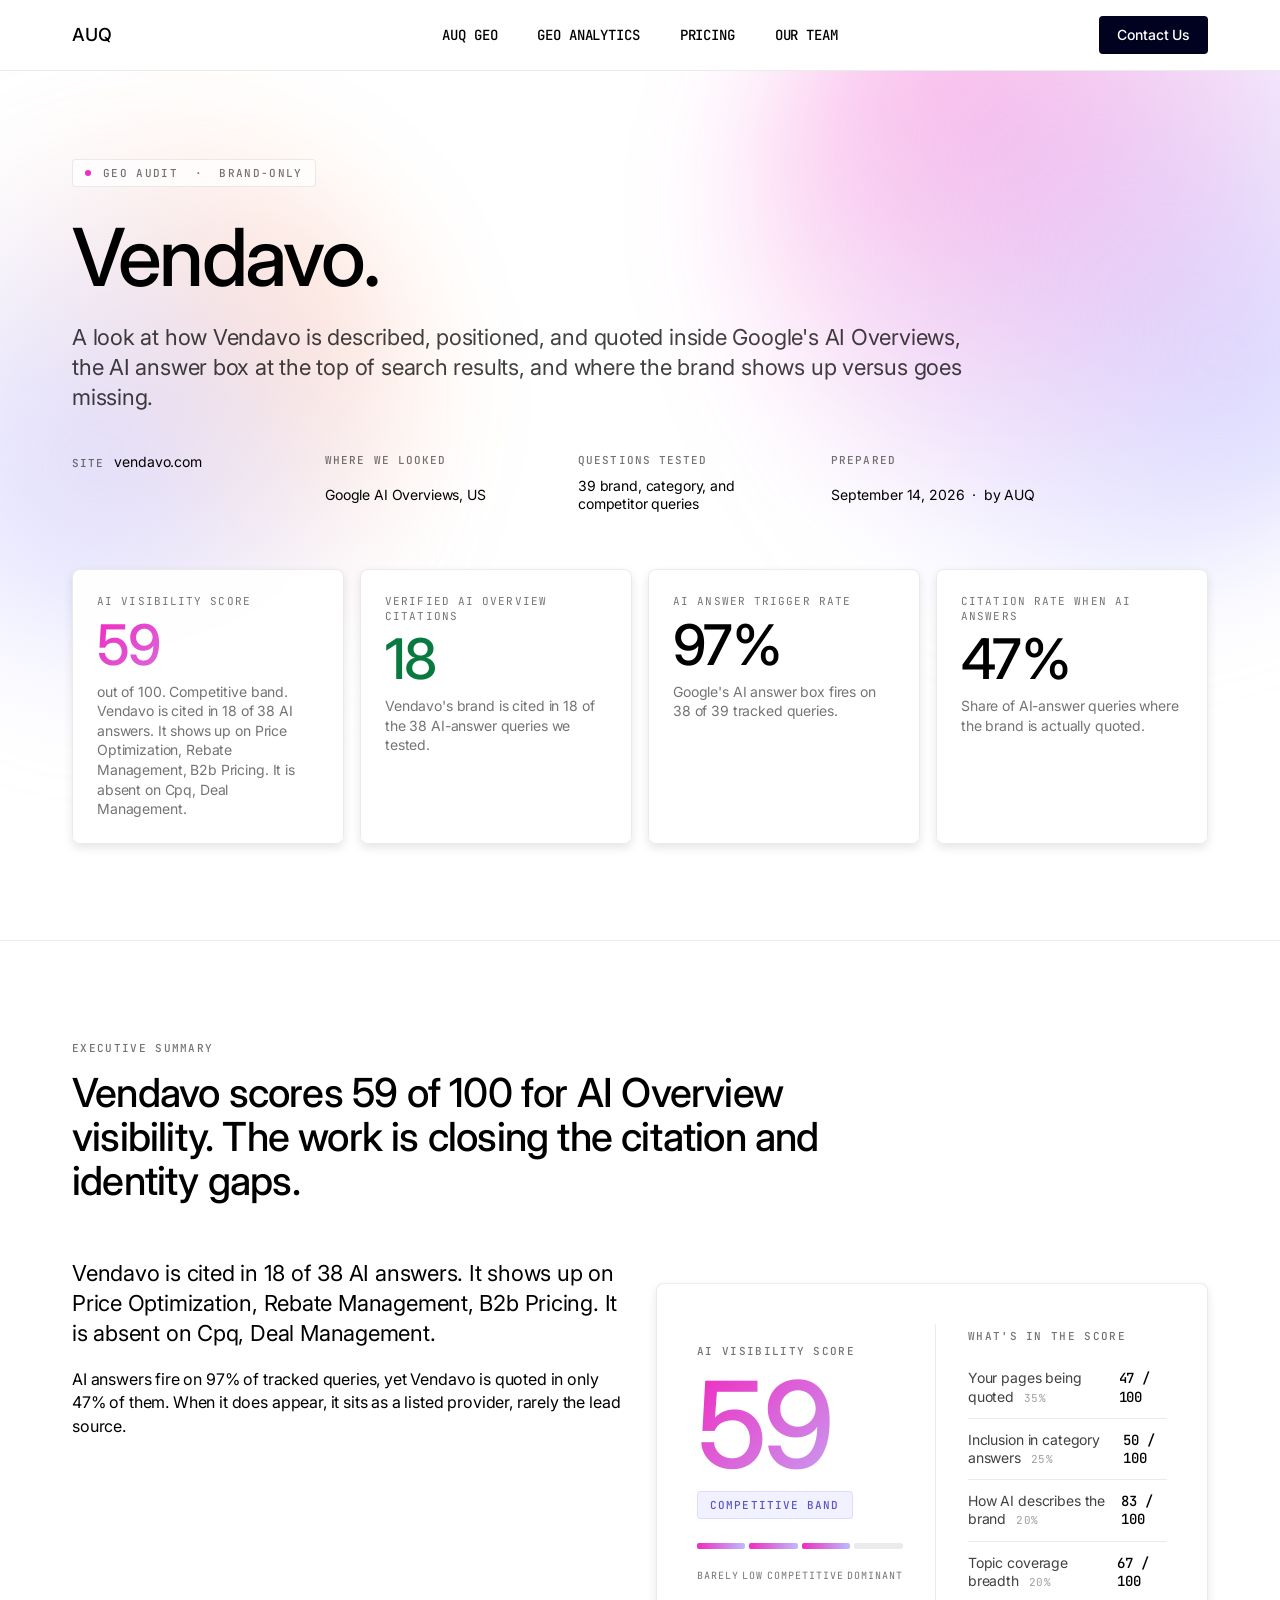
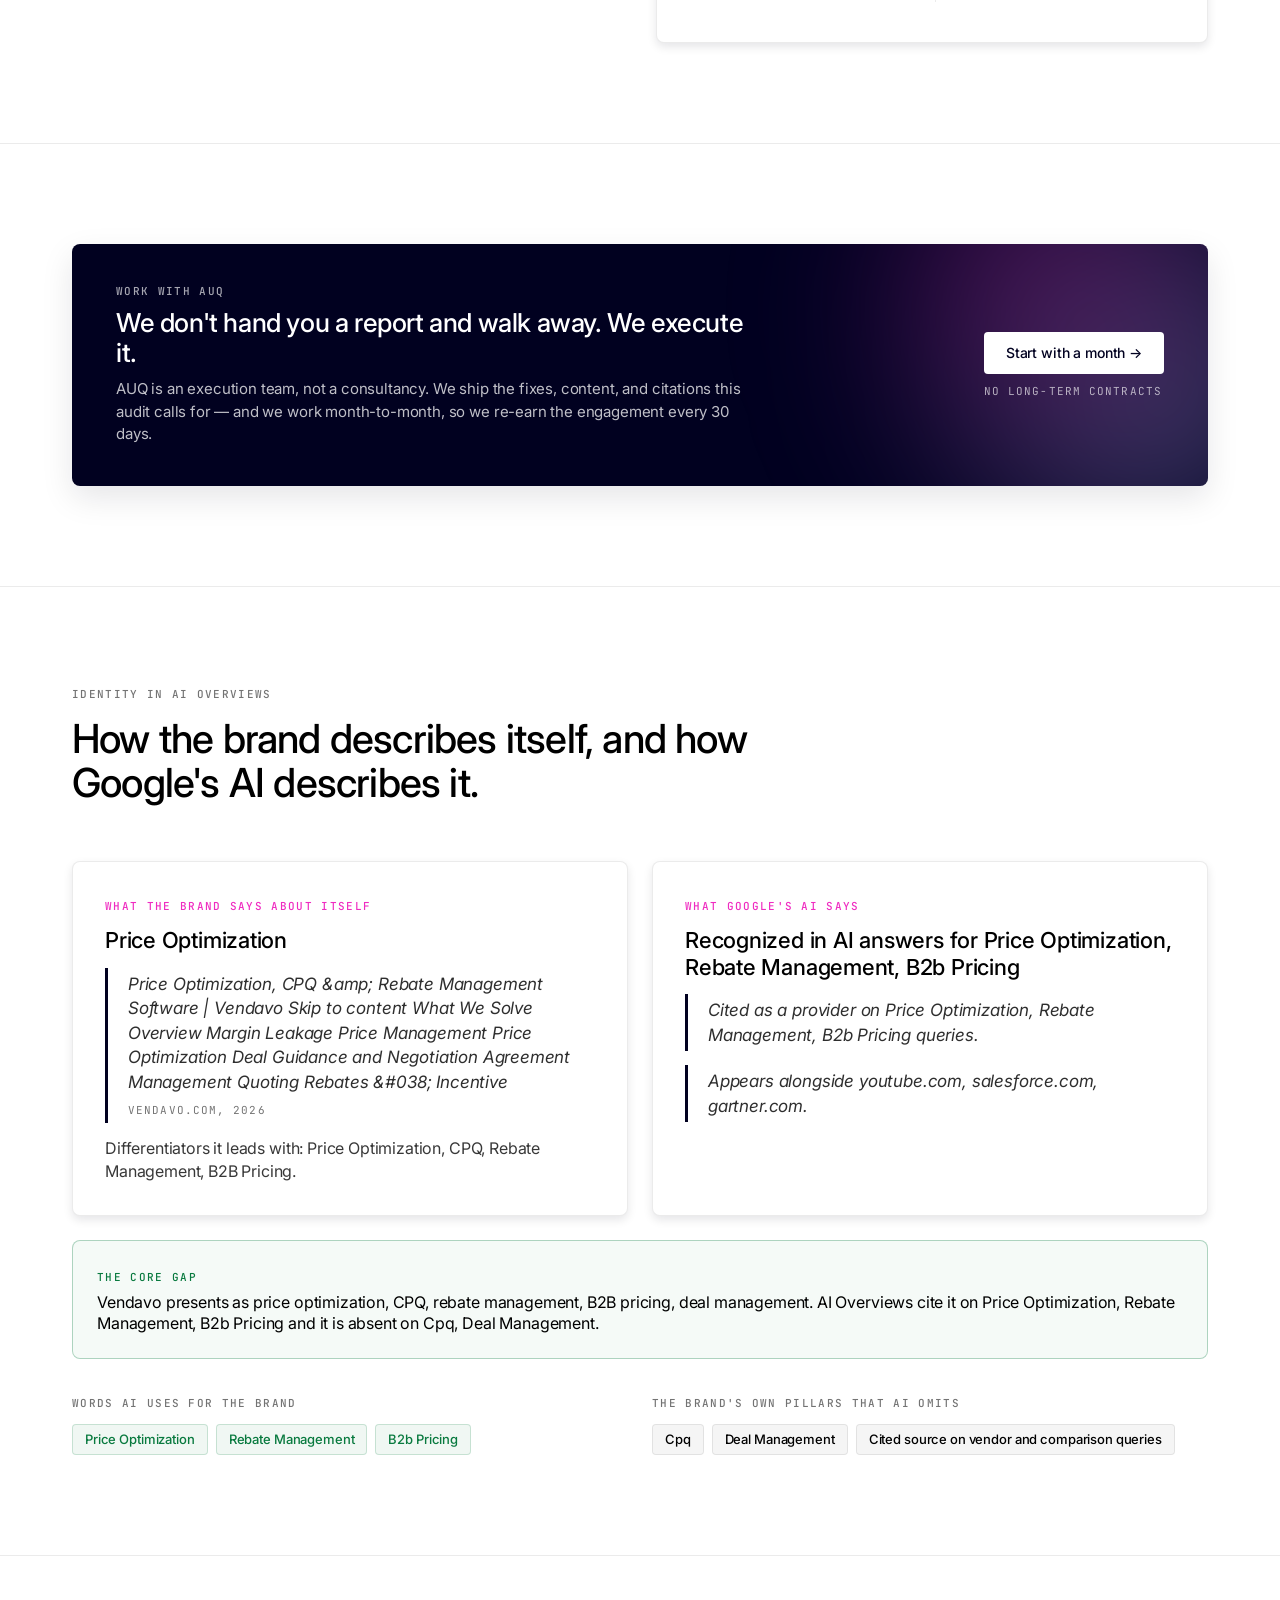
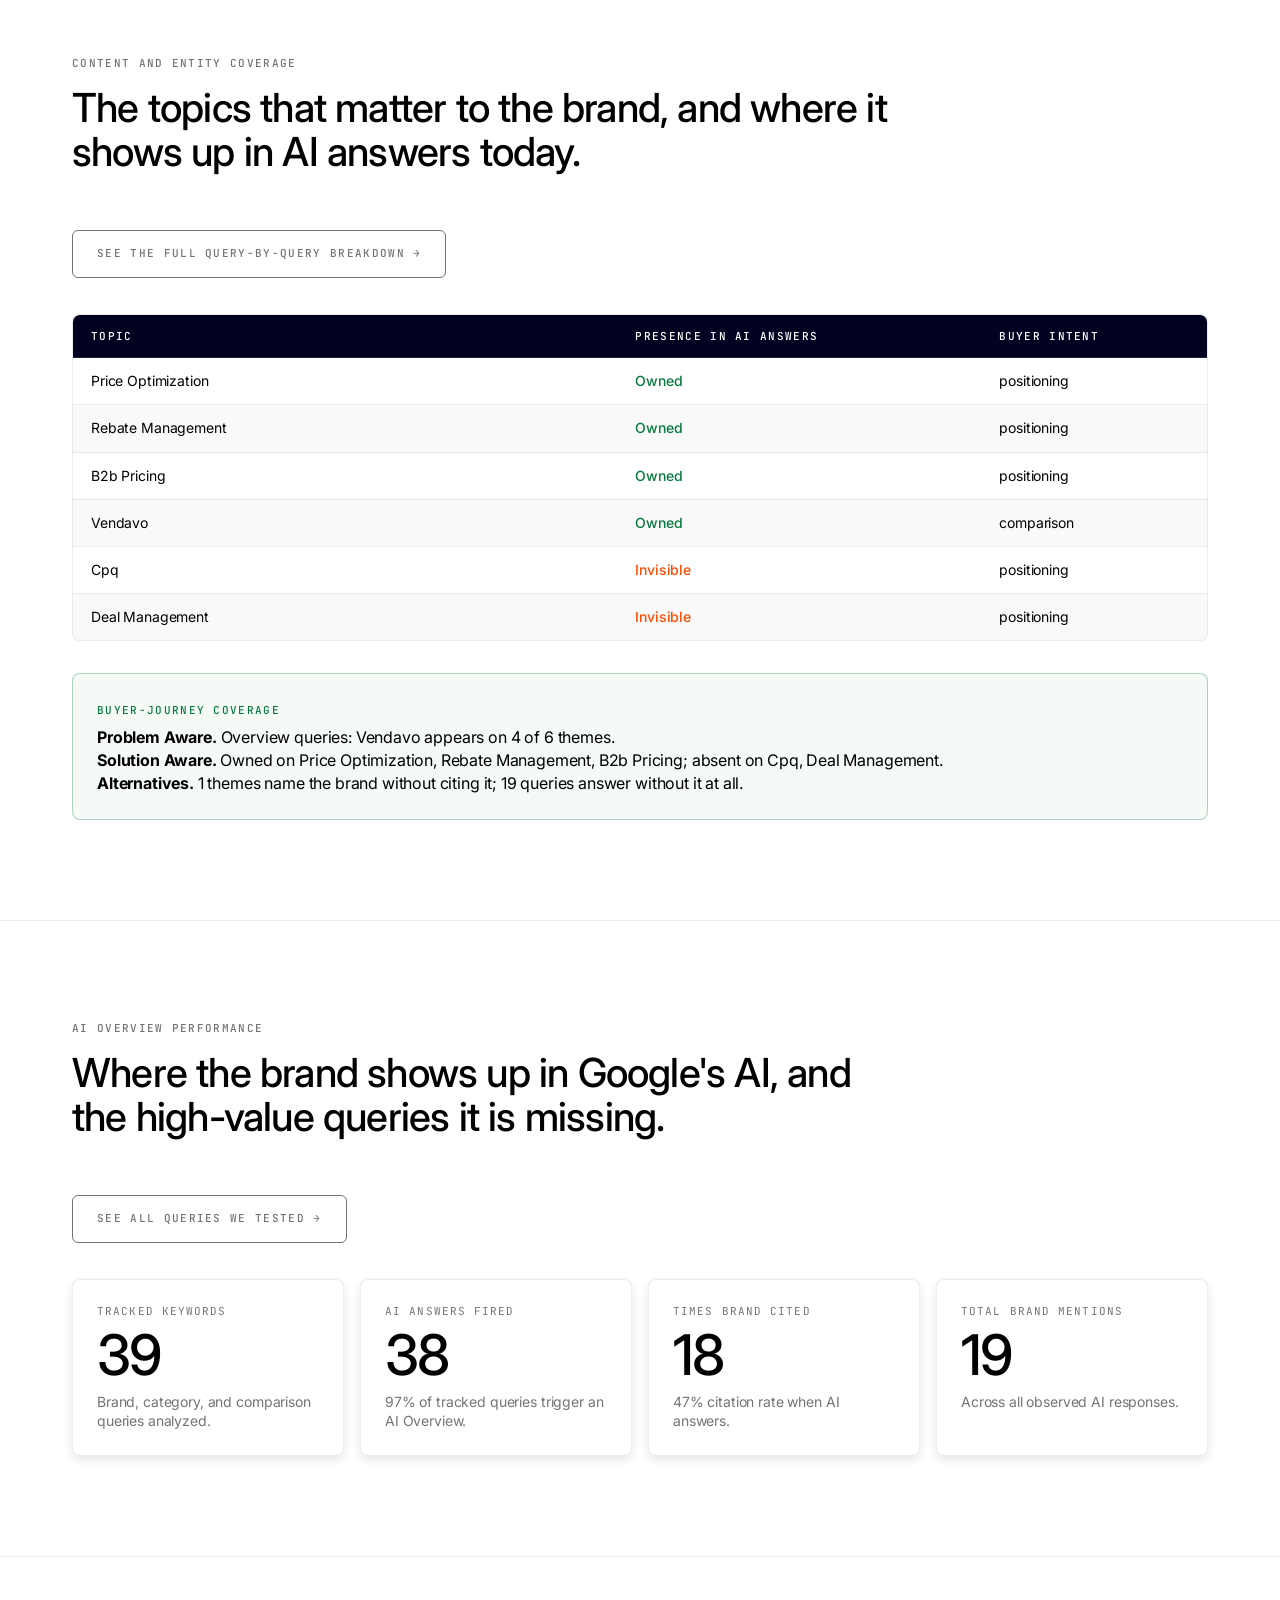
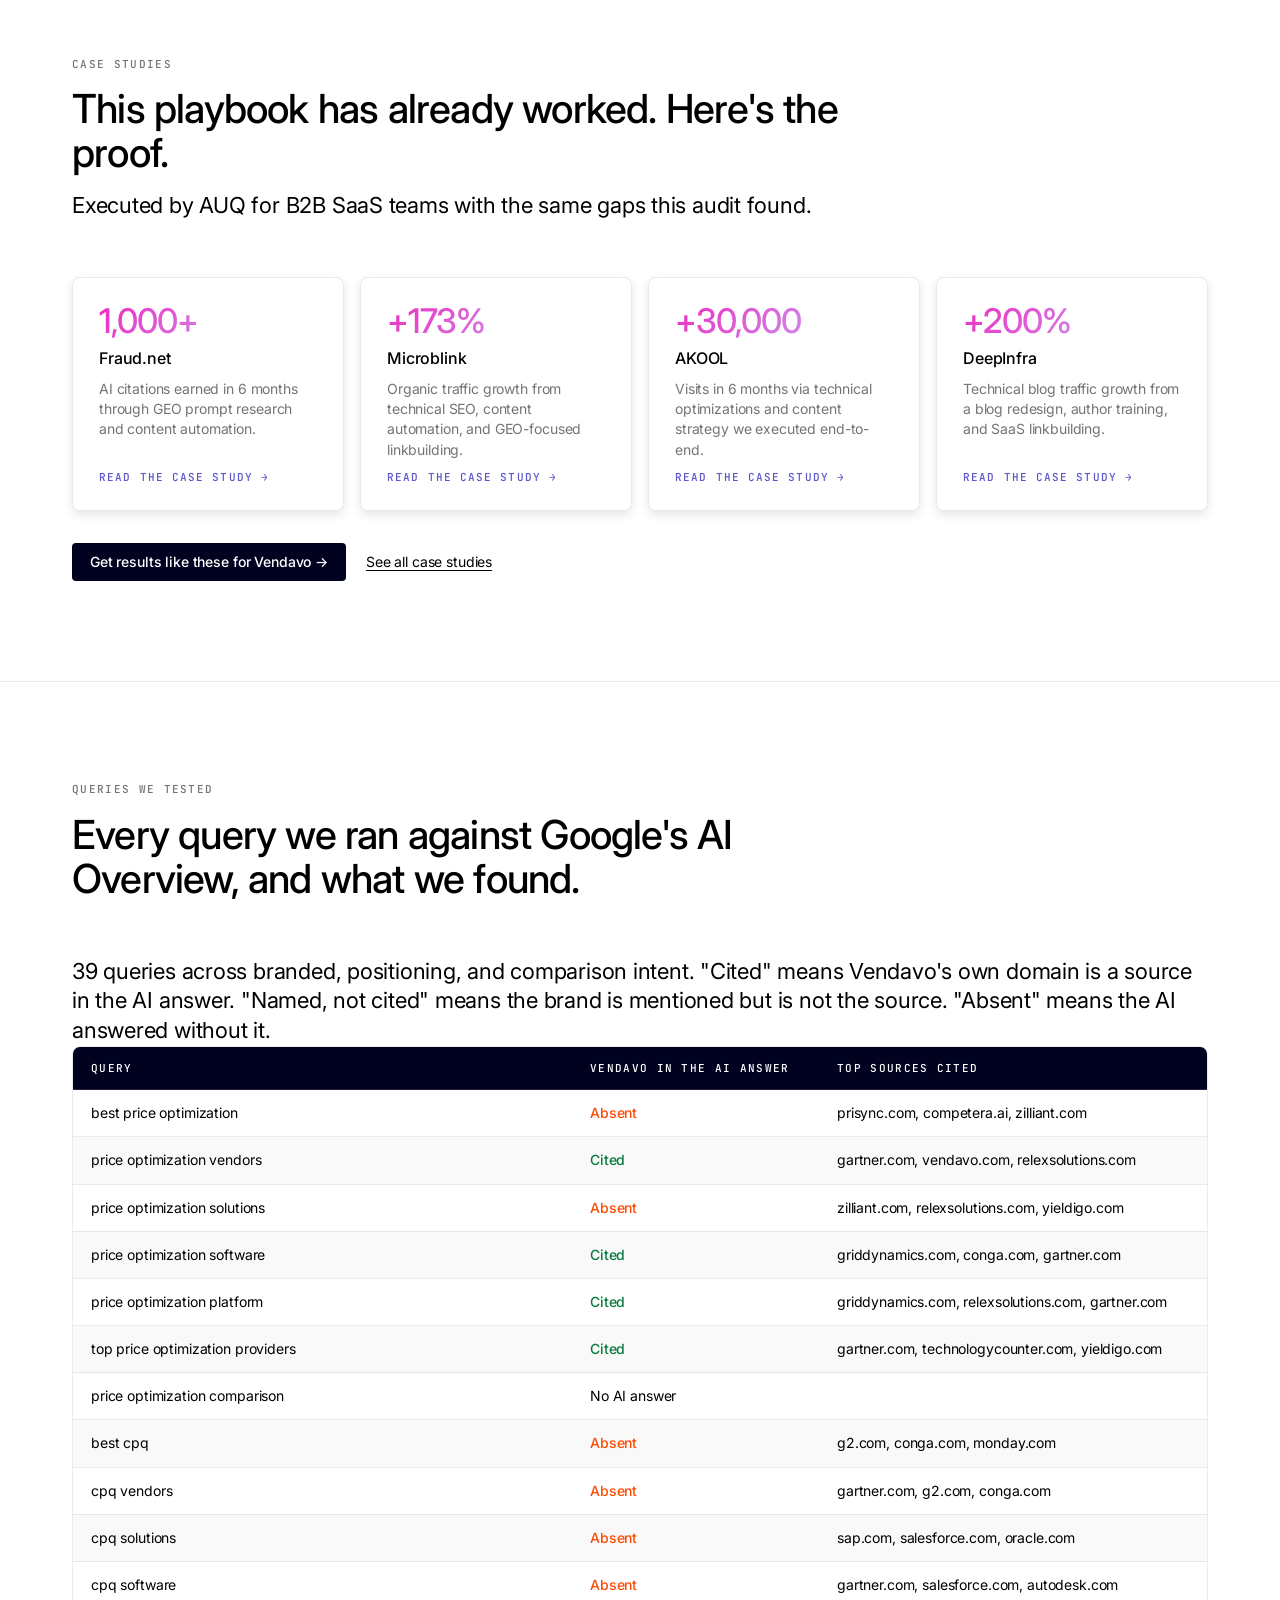
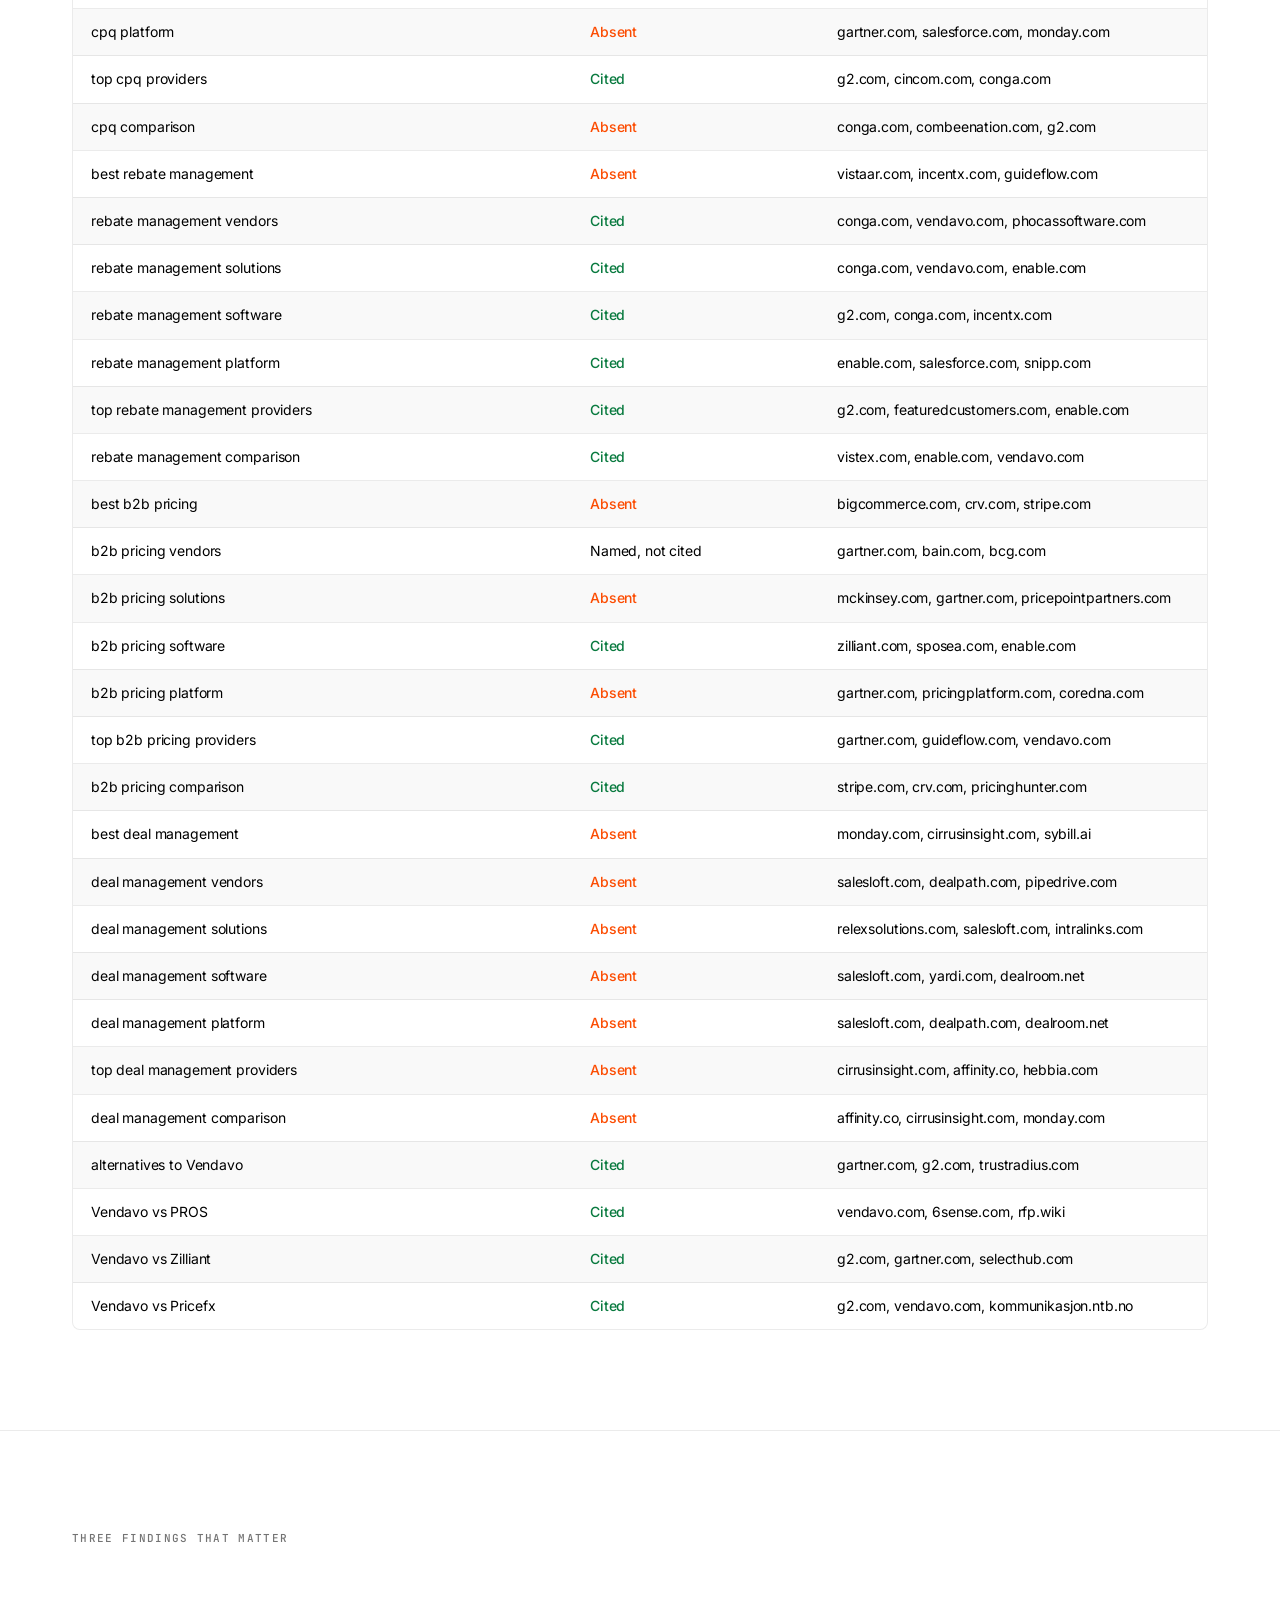
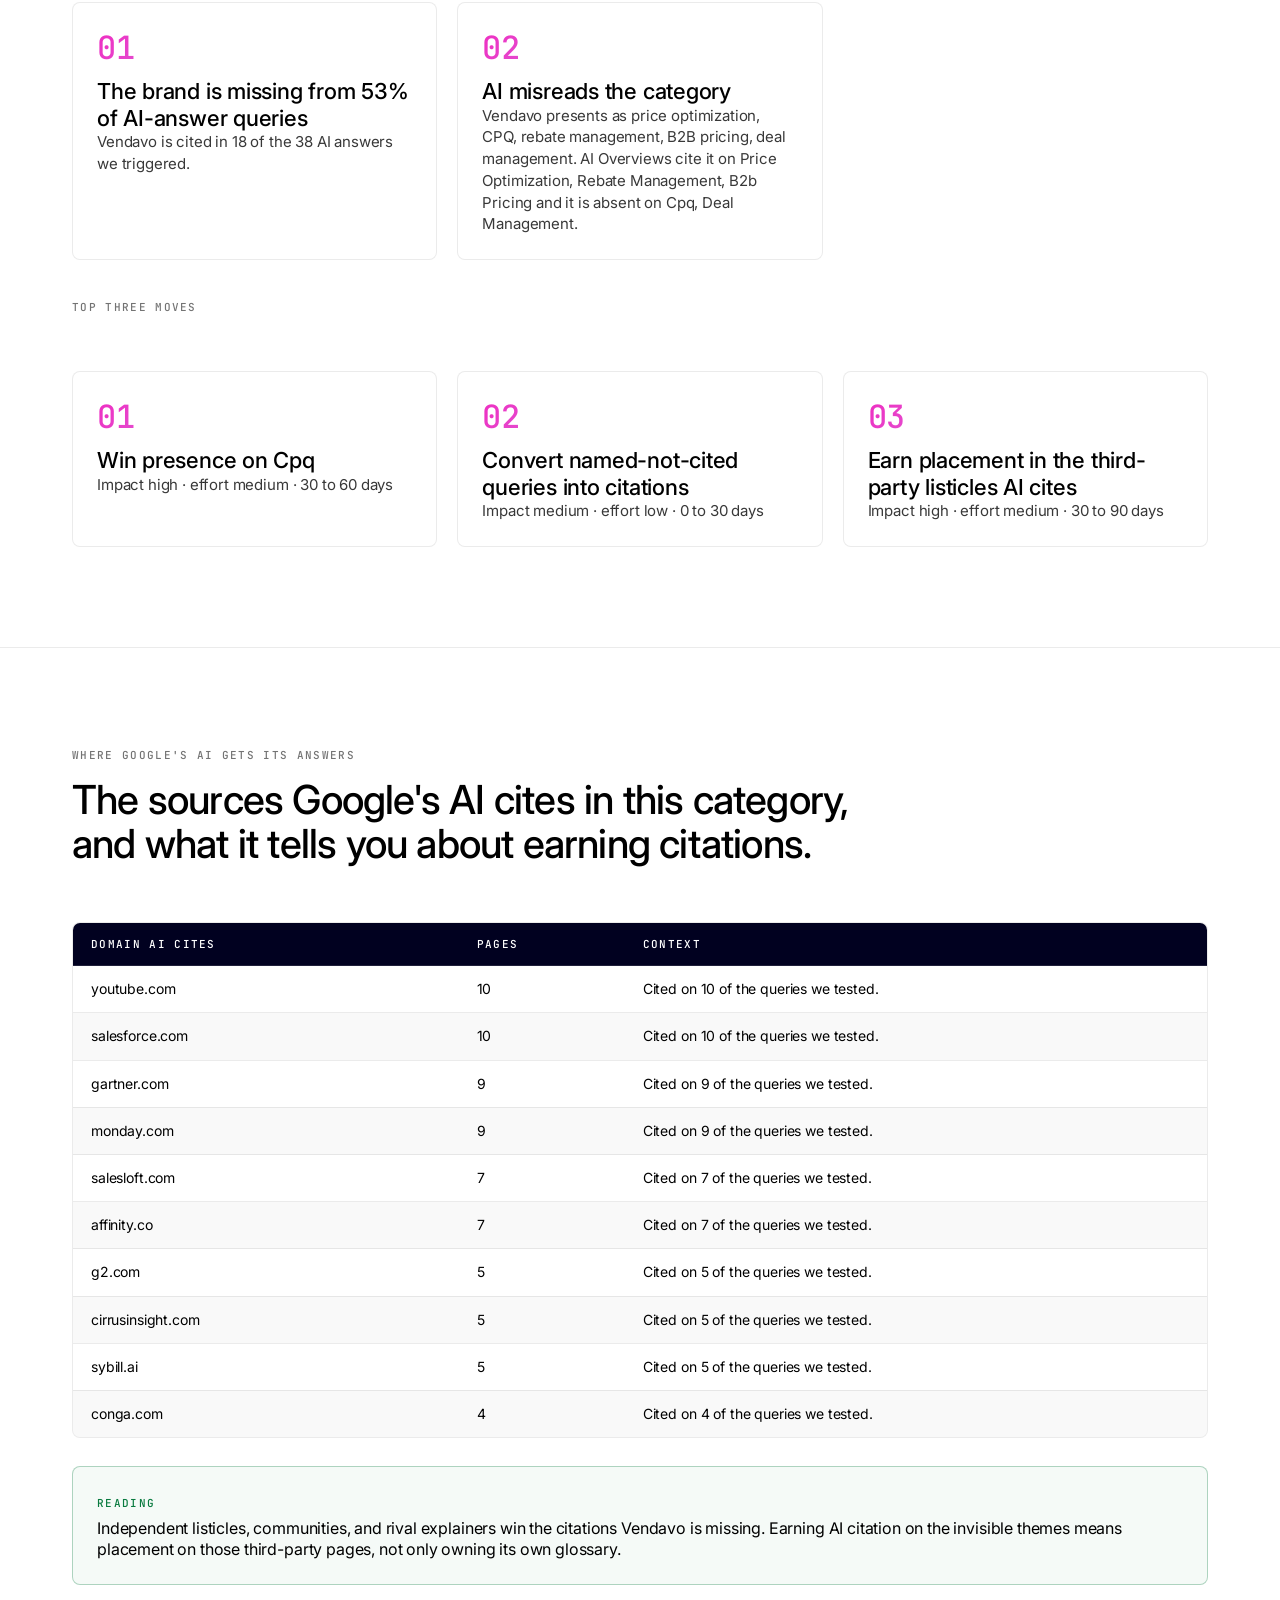
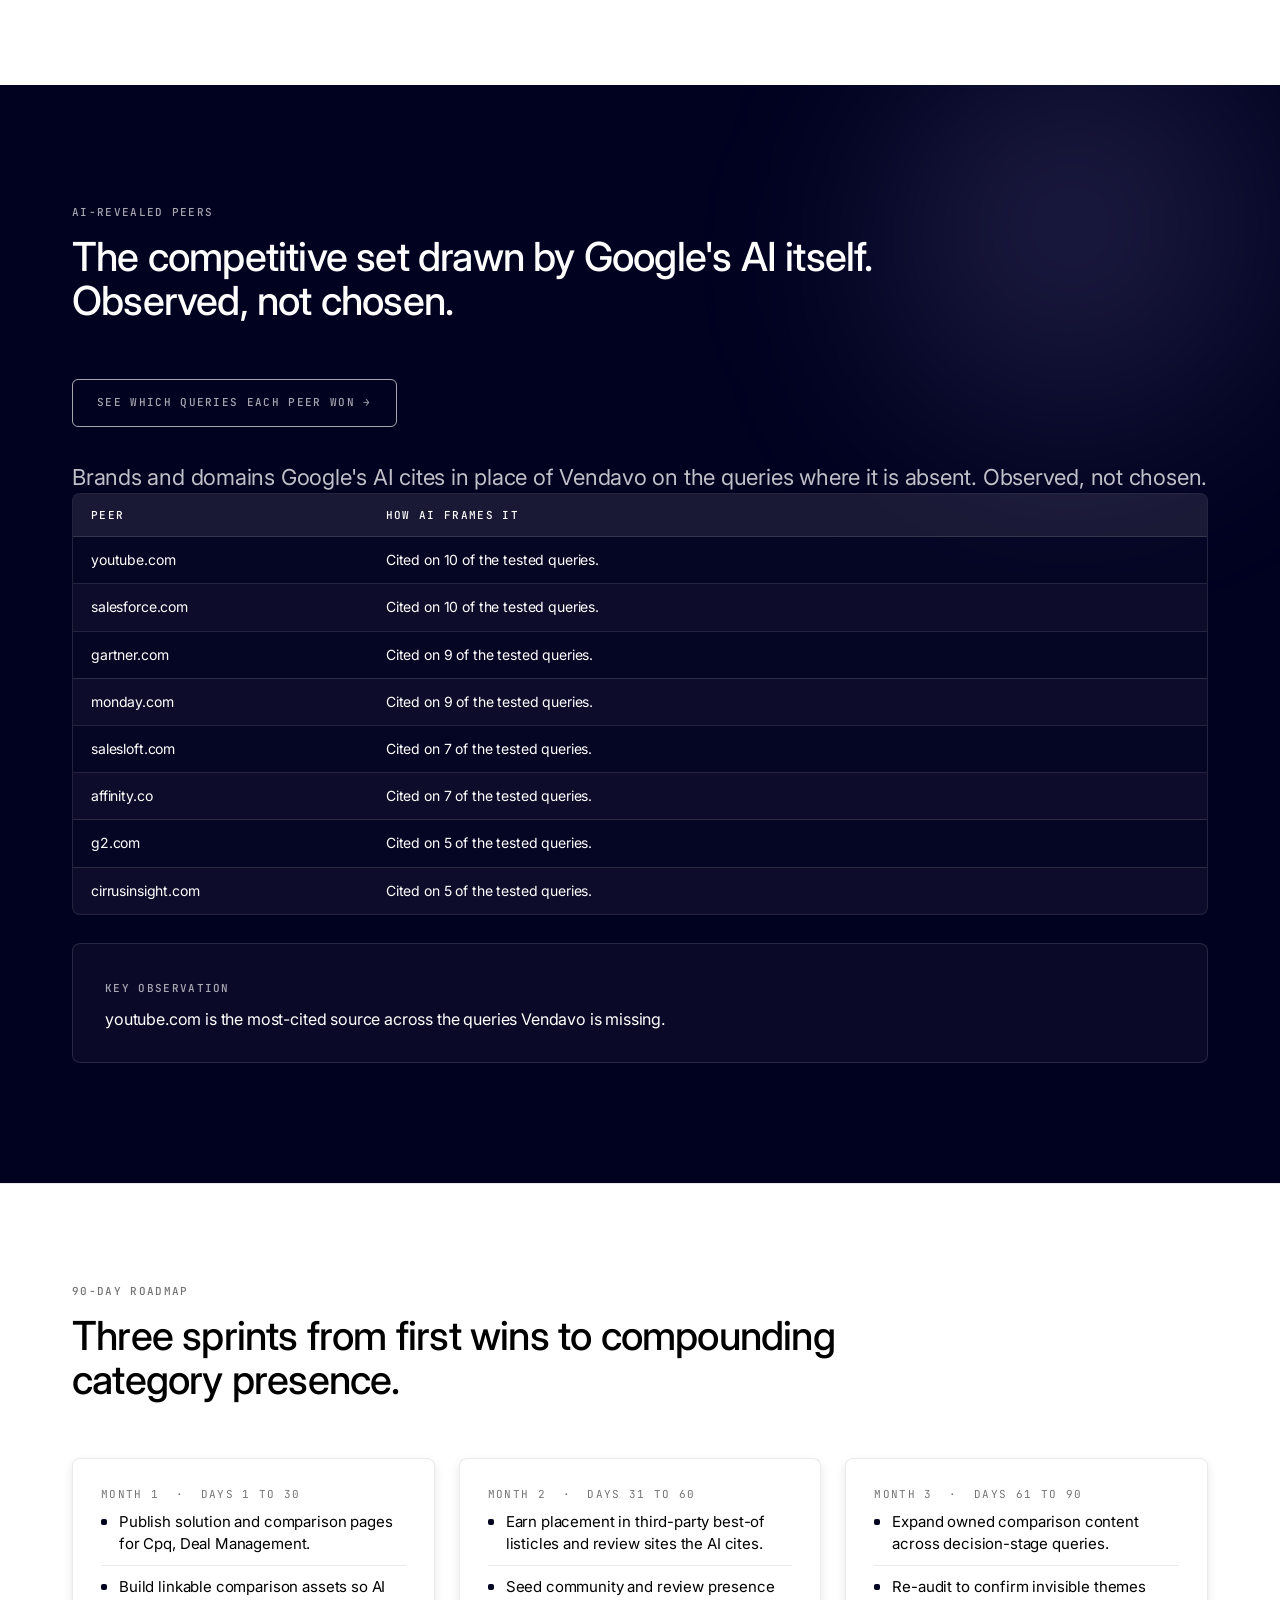
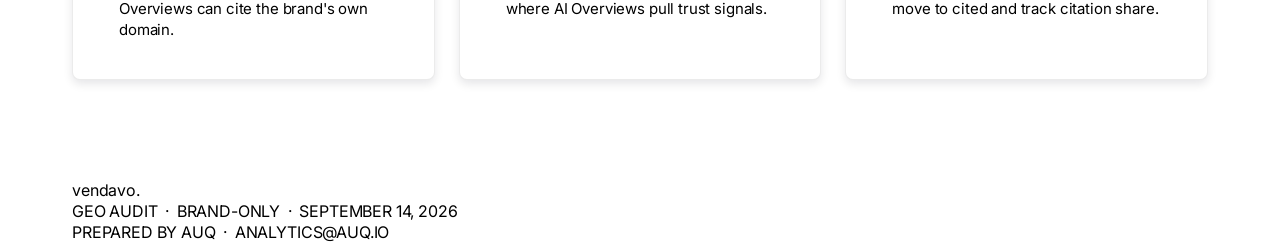
<file: vendavo.html>
<!doctype html><html lang="en"><head><meta charset="utf-8"><!-- Google Tag Manager --><script>(function(w,d,s,l,i){w[l]=w[l]||[];w[l].push({'gtm.start':new Date().getTime(),event:'gtm.js'});var f=d.getElementsByTagName(s)[0],j=d.createElement(s),dl=l!='dataLayer'?'&l='+l:'';j.async=true;j.src='https://www.googletagmanager.com/gtm.js?id='+i+dl;f.parentNode.insertBefore(j,f);})(window,document,'script','dataLayer','GTM-NCFX8NJ');</script><!-- End Google Tag Manager --><meta name="viewport" content="width=device-width, initial-scale=1">
<title>Vendavo GEO Audit, brand-only, by AUQ</title>
<link rel="preconnect" href="https://fonts.googleapis.com">
<link rel="preconnect" href="https://fonts.gstatic.com" crossorigin>
<link href="https://fonts.googleapis.com/css2?family=Inter:wght@300;400;500;600&family=JetBrains+Mono:wght@400;500;600&display=swap" rel="stylesheet">
<style>
  :root {
    --c-text: #000000; --c-text-dark: #ffffff; --c-bg: #ffffff; --c-dark: #010120;
    --c-magenta: #ef2cc1; --c-orange: #fc4c02; --c-lavender: #bdbbff;
    --c-border-light: rgba(0, 0, 0, 0.08); --c-border-dark: rgba(255, 255, 255, 0.12);
    --c-fill-light: rgba(0, 0, 0, 0.04); --c-fill-dark: rgba(255, 255, 255, 0.06);
    --c-muted-light: rgba(0, 0, 0, 0.55); --c-muted-dark: rgba(255, 255, 255, 0.65);
    --shadow: 0 4px 10px rgba(1, 1, 32, 0.10); --shadow-lg: 0 12px 32px rgba(1, 1, 32, 0.10);
    --r-sharp: 4px; --r-comfort: 8px;
    --f-display: "Inter", "Helvetica Neue", Arial, sans-serif;
    --f-mono: "JetBrains Mono", "PP Neue Montreal Mono", Georgia, monospace;
  }
  * { box-sizing: border-box; margin: 0; padding: 0; }
  html { scroll-behavior: smooth; }
  body { font-family: var(--f-display); font-size: 16px; font-weight: 400; line-height: 1.30; letter-spacing: -0.16px; color: var(--c-text); background: var(--c-bg); -webkit-font-smoothing: antialiased; -moz-osx-font-smoothing: grayscale; }
  .display { font-size: 80px; font-weight: 500; line-height: 0.95; letter-spacing: -2.4px; }
  h1 { font-size: 56px; font-weight: 500; line-height: 1.05; letter-spacing: -1.68px; }
  h2 { font-size: 40px; font-weight: 500; line-height: 1.10; letter-spacing: -0.8px; }
  h3 { font-size: 22px; font-weight: 500; line-height: 1.20; letter-spacing: -0.22px; }
  h4 { font-size: 18px; font-weight: 500; line-height: 1.30; letter-spacing: -0.18px; }
  p { font-size: 16px; line-height: 1.45; letter-spacing: -0.16px; }
  p.lede { font-size: 22px; line-height: 1.35; letter-spacing: -0.22px; font-weight: 400; }
  .caption { font-size: 13px; line-height: 1.40; color: var(--c-muted-light); }
  .mono-label { font-family: var(--f-mono); font-weight: 500; font-size: 11px; text-transform: uppercase; letter-spacing: 0.12em; color: var(--c-muted-light); display: inline-block; }
  .dark .mono-label { color: var(--c-muted-dark); }
  .container { max-width: 1200px; margin: 0 auto; padding: 0 32px; }
  .section { padding: 100px 0; border-top: 1px solid var(--c-border-light); }
  .section:first-of-type { border-top: none; }
  .section-head { display: flex; flex-direction: column; gap: 16px; margin-bottom: 56px; max-width: 820px; }
  nav.topnav { position: sticky; top: 0; z-index: 50; backdrop-filter: saturate(180%) blur(14px); -webkit-backdrop-filter: saturate(180%) blur(14px); background: rgba(255,255,255,0.75); border-bottom: 1px solid var(--c-border-light); }
  nav.topnav .container { display: grid; grid-template-columns: 1fr auto 1fr; align-items: center; padding-top: 16px; padding-bottom: 16px; }
  .brand { font-family: var(--f-display); font-weight: 500; font-size: 18px; letter-spacing: -0.18px; display: flex; align-items: center; gap: 10px; }
  .brand .dot { width: 10px; height: 10px; border-radius: 2px; background: linear-gradient(135deg, var(--c-magenta), var(--c-lavender)); }
  nav.topnav .brand { justify-self: start; text-decoration: none; color: var(--c-text); }
  nav.topnav .navmid { justify-self: center; display: flex; align-items: center; gap: 40px; }
  nav.topnav .navmid a { color: var(--c-text); text-decoration: none; font-size: 14px; letter-spacing: -0.14px; white-space: nowrap; }
  nav.topnav .navmid a:hover { opacity: 0.6; }
  nav.topnav .btn-cta { justify-self: end; }
  @media (max-width: 820px) { nav.topnav .navmid { display: none; } }
  .btn-cta { display: inline-flex; align-items: center; gap: 8px; background: var(--c-dark); color: var(--c-text-dark); padding: 10px 18px; border-radius: var(--r-sharp); font-size: 14px; letter-spacing: -0.14px; font-weight: 500; text-decoration: none; transition: transform 0.15s ease; }
  .btn-cta:hover { transform: translateY(-1px); }
  .hero { position: relative; overflow: hidden; padding: 88px 0 96px; }
  .hero::before, .hero::after { content: ""; position: absolute; pointer-events: none; filter: blur(60px); z-index: 0; }
  .hero::before { width: 720px; height: 720px; top: -200px; right: -180px; background: radial-gradient(circle at 30% 30%, rgba(239, 44, 193, 0.32) 0%, transparent 60%), radial-gradient(circle at 70% 70%, rgba(189, 187, 255, 0.55) 0%, transparent 65%); border-radius: 50%; }
  .hero::after { width: 560px; height: 560px; top: 60px; left: -140px; background: radial-gradient(circle at 40% 60%, rgba(189, 187, 255, 0.50) 0%, transparent 65%), radial-gradient(circle at 80% 30%, rgba(252, 76, 2, 0.16) 0%, transparent 60%); border-radius: 50%; }
  .hero .container { position: relative; z-index: 1; }
  .hero .eyebrow { display: inline-flex; align-items: center; gap: 12px; padding: 6px 12px; border-radius: var(--r-sharp); background: rgba(255,255,255,0.7); border: 1px solid var(--c-border-light); backdrop-filter: blur(8px); margin-bottom: 32px; }
  .hero .eyebrow .pill { width: 6px; height: 6px; border-radius: 50%; background: var(--c-magenta); }
  .hero .display { margin-bottom: 28px; max-width: 14ch; }
  .hero p.lede { max-width: 64ch; color: rgba(0,0,0,0.75); margin-bottom: 40px; }
  .hero .meta { display: grid; grid-template-columns: repeat(auto-fit, minmax(220px, 1fr)); gap: 16px 32px; max-width: 980px; margin-bottom: 56px; }
  .hero .meta .row { display: flex; gap: 10px; align-items: baseline; }
  .hero .meta .k { font-family: var(--f-mono); font-size: 11px; font-weight: 500; text-transform: uppercase; letter-spacing: 0.10em; color: var(--c-muted-light); white-space: nowrap; }
  .hero .meta .v { font-size: 14px; letter-spacing: -0.14px; color: var(--c-text); }
  .stats-bar { display: grid; grid-template-columns: repeat(4, 1fr); gap: 16px; margin-top: 24px; }
  .stat-card { background: rgba(255,255,255,0.92); border: 1px solid var(--c-border-light); border-radius: var(--r-comfort); padding: 24px; box-shadow: var(--shadow); backdrop-filter: blur(8px); display: flex; flex-direction: column; gap: 10px; }
  .stat-card .num { font-size: 56px; font-weight: 500; line-height: 0.95; letter-spacing: -1.68px; }
  .stat-card .num.accent { background: linear-gradient(135deg, var(--c-magenta), var(--c-lavender)); -webkit-background-clip: text; background-clip: text; -webkit-text-fill-color: transparent; }
  .stat-card .num.good { color: #097a3f; }
  .stat-card .num.warn { color: var(--c-orange); }
  .stat-card .lbl { font-family: var(--f-mono); font-size: 11px; text-transform: uppercase; letter-spacing: 0.10em; color: var(--c-muted-light); }
  .stat-card .sub { font-size: 14px; line-height: 1.4; letter-spacing: -0.14px; color: var(--c-muted-light); }
  .card { background: var(--c-bg); border: 1px solid var(--c-border-light); border-radius: var(--r-comfort); padding: 32px; box-shadow: var(--shadow); }
  .card .mono-label { margin-bottom: 14px; }
  .card h3 { margin-bottom: 10px; }
  .card p { color: rgba(0,0,0,0.78); }
  .card.flat { box-shadow: none; }
  .dark .card { background: rgba(255,255,255,0.04); border-color: var(--c-border-dark); color: var(--c-text-dark); box-shadow: none; }
  .dark .card p { color: rgba(255,255,255,0.78); }
  .tbl-wrap { border: 1px solid var(--c-border-light); border-radius: var(--r-comfort); overflow: hidden; background: var(--c-bg); }
  table { width: 100%; border-collapse: collapse; font-size: 14px; letter-spacing: -0.14px; }
  thead th { background: var(--c-dark); color: var(--c-text-dark); text-align: left; padding: 14px 18px; font-family: var(--f-mono); font-size: 11px; font-weight: 500; text-transform: uppercase; letter-spacing: 0.12em; border-bottom: 1px solid var(--c-border-dark); }
  tbody td { padding: 14px 18px; border-top: 1px solid var(--c-border-light); vertical-align: top; color: var(--c-text); }
  tbody tr:nth-child(even) td { background: rgba(0,0,0,0.025); }
  tbody td.num { font-variant-numeric: tabular-nums; font-weight: 500; }
  tbody td.center { text-align: center; }
  td.no { color: var(--c-orange); font-weight: 500; }
  td.yes { color: #097a3f; font-weight: 500; }
  .dark .tbl-wrap { border-color: var(--c-border-dark); background: rgba(255,255,255,0.02); }
  .dark thead th { background: rgba(255,255,255,0.08); color: var(--c-text-dark); }
  .dark tbody td { color: var(--c-text-dark); border-top-color: var(--c-border-dark); }
  .dark tbody tr:nth-child(even) td { background: rgba(255,255,255,0.03); }
  blockquote { border-left: 3px solid var(--c-dark); padding: 4px 0 4px 20px; margin: 14px 0; font-style: italic; font-size: 17px; line-height: 1.45; letter-spacing: -0.17px; color: rgba(0,0,0,0.82); }
  .dark blockquote { border-left-color: var(--c-lavender); color: rgba(255,255,255,0.85); }
  blockquote .src { display: block; font-style: normal; margin-top: 8px; font-family: var(--f-mono); font-size: 11px; text-transform: uppercase; letter-spacing: 0.10em; color: var(--c-muted-light); }
  .dark blockquote .src { color: var(--c-muted-dark); }
  .grid { display: grid; gap: 24px; }
  .grid-2 { grid-template-columns: 1fr 1fr; }
  .grid-3 { grid-template-columns: repeat(3, 1fr); }
  .grid-4 { grid-template-columns: repeat(4, 1fr); }
  .move { border: 1px solid var(--c-border-light); border-radius: var(--r-comfort); padding: 28px; background: var(--c-bg); box-shadow: var(--shadow); display: flex; flex-direction: column; gap: 12px; }
  .move .num { font-family: var(--f-mono); font-size: 11px; text-transform: uppercase; letter-spacing: 0.12em; color: var(--c-muted-light); }
  .move h3 { margin: 0; font-size: 20px; letter-spacing: -0.20px; }
  .move p { color: rgba(0,0,0,0.78); font-size: 15px; line-height: 1.45; }
  .sprint { border: 1px solid var(--c-border-light); border-radius: var(--r-comfort); padding: 28px; background: var(--c-bg); box-shadow: var(--shadow); }
  .sprint .num { font-family: var(--f-mono); font-size: 11px; text-transform: uppercase; letter-spacing: 0.12em; color: var(--c-muted-light); }
  .sprint h3 { margin: 8px 0 12px; font-size: 20px; letter-spacing: -0.20px; }
  .sprint ul { list-style: none; padding: 0; margin: 0; }
  .sprint li { padding: 10px 0; border-top: 1px solid var(--c-border-light); font-size: 15px; line-height: 1.45; letter-spacing: -0.15px; display: flex; gap: 12px; align-items: flex-start; }
  .sprint li:first-child { border-top: none; }
  .sprint li::before { content: ""; flex: none; width: 6px; height: 6px; background: var(--c-dark); border-radius: 2px; margin-top: 8px; }
  .dark-zone { background: var(--c-dark); color: var(--c-text-dark); padding: 120px 0; position: relative; overflow: hidden; }
  .dark-zone::before { content: ""; position: absolute; width: 600px; height: 600px; top: -100px; right: -150px; background: radial-gradient(circle at 40% 40%, rgba(189, 187, 255, 0.18) 0%, transparent 60%); border-radius: 50%; filter: blur(80px); pointer-events: none; }
  .dark-zone .container { position: relative; z-index: 1; }
  .dark-zone h2 { color: var(--c-text-dark); }
  .dark-zone p { color: rgba(255,255,255,0.75); }
  .dark { color: var(--c-text-dark); }
  .dark .mono-label { color: var(--c-muted-dark); }
  .score-block { display: grid; grid-template-columns: 1.2fr 1fr; gap: 32px; background: var(--c-bg); border: 1px solid var(--c-border-light); border-radius: var(--r-comfort); padding: 40px; box-shadow: var(--shadow); margin-top: 24px; }
  .score-block .num-side { display: flex; flex-direction: column; justify-content: center; gap: 12px; border-right: 1px solid var(--c-border-light); padding-right: 32px; }
  .score-block .big { font-size: 120px; line-height: 0.9; letter-spacing: -3.6px; font-weight: 500; background: linear-gradient(135deg, var(--c-magenta) 0%, var(--c-lavender) 100%); -webkit-background-clip: text; background-clip: text; -webkit-text-fill-color: transparent; }
  .score-block .band { display: inline-flex; align-items: center; gap: 8px; padding: 6px 12px; background: rgba(189,187,255,0.20); border: 1px solid rgba(189,187,255,0.4); border-radius: var(--r-sharp); font-family: var(--f-mono); font-size: 11px; font-weight: 500; text-transform: uppercase; letter-spacing: 0.10em; color: #5a55c9; width: max-content; }
  .score-block .scale { display: flex; gap: 4px; margin-top: 12px; }
  .score-block .scale .seg { flex: 1; height: 6px; border-radius: 2px; background: rgba(0,0,0,0.08); }
  .score-block .scale .seg.on { background: linear-gradient(90deg, var(--c-magenta), var(--c-lavender)); }
  .score-block .scale-lbl { display: flex; justify-content: space-between; margin-top: 8px; font-family: var(--f-mono); font-size: 10px; text-transform: uppercase; letter-spacing: 0.10em; color: var(--c-muted-light); }
  .score-block .components ul { list-style: none; padding: 0; margin: 0; }
  .score-block .components li { display: flex; justify-content: space-between; align-items: center; padding: 12px 0; border-top: 1px solid var(--c-border-light); font-size: 14px; letter-spacing: -0.14px; }
  .score-block .components li:first-child { border-top: none; }
  .score-block .components .lbl { color: rgba(0,0,0,0.75); }
  .score-block .components .wt { font-family: var(--f-mono); font-size: 11px; opacity: 0.5; margin-left: 6px; letter-spacing: 0.04em; }
  .score-block .components .val { font-family: var(--f-mono); font-weight: 500; }
  .findings { display: grid; grid-template-columns: repeat(3, 1fr); gap: 20px; margin-top: 32px; }
  .finding { border: 1px solid var(--c-border-light); border-radius: var(--r-comfort); padding: 24px; background: var(--c-bg); }
  .finding .num { font-family: var(--f-mono); font-size: 32px; font-weight: 500; letter-spacing: -0.5px; background: linear-gradient(135deg, var(--c-magenta), var(--c-lavender)); -webkit-background-clip: text; background-clip: text; -webkit-text-fill-color: transparent; margin-bottom: 10px; }
  .finding p { color: rgba(0,0,0,0.78); font-size: 15px; line-height: 1.45; }
  .chips { display: flex; flex-wrap: wrap; gap: 10px; margin-top: 16px; }
  .chip { display: inline-flex; align-items: center; padding: 8px 14px; border: 1px solid var(--c-border-light); background: rgba(189,187,255,0.18); border-radius: var(--r-sharp); font-size: 13px; letter-spacing: -0.13px; color: var(--c-text); }
  .descriptors { display: flex; flex-wrap: wrap; gap: 8px; margin-top: 12px; }
  .desc-pill { padding: 6px 12px; background: var(--c-fill-light); border: 1px solid var(--c-border-light); border-radius: var(--r-sharp); font-size: 13px; font-weight: 500; letter-spacing: -0.13px; }
  .desc-pill.absent { background: rgba(252, 76, 2, 0.06); border-color: rgba(252, 76, 2, 0.18); color: var(--c-orange); text-decoration: line-through; text-decoration-color: rgba(252, 76, 2, 0.4); }
  .desc-pill.present { background: rgba(9,122,63,0.06); border-color: rgba(9,122,63,0.18); color: #097a3f; }
  footer.big-footer { background: var(--c-dark); color: var(--c-text-dark); padding: 120px 0 48px; position: relative; overflow: hidden; }
  footer.big-footer::before { content: ""; position: absolute; inset: 0; background: radial-gradient(ellipse at top left, rgba(189,187,255,0.10) 0%, transparent 50%); pointer-events: none; }
  footer.big-footer .container { position: relative; z-index: 1; }
  footer.big-footer .word { font-family: var(--f-display); font-weight: 500; font-size: clamp(80px, 14vw, 200px); line-height: 0.85; letter-spacing: -6px; background: linear-gradient(180deg, #ffffff 0%, rgba(189,187,255,0.4) 100%); -webkit-background-clip: text; background-clip: text; -webkit-text-fill-color: transparent; margin: 0 0 40px; }
  footer.big-footer .meta-row { display: flex; justify-content: space-between; align-items: center; border-top: 1px solid var(--c-border-dark); padding-top: 28px; flex-wrap: wrap; gap: 20px; }
  footer.big-footer .meta-row .left, footer.big-footer .meta-row .right { font-family: var(--f-mono); font-size: 11px; text-transform: uppercase; letter-spacing: 0.12em; color: var(--c-muted-dark); }
  .row { display: flex; flex-wrap: wrap; gap: 12px; }
  .stack-sm > * + * { margin-top: 14px; }
  .stack-md > * + * { margin-top: 20px; }
  .muted { color: var(--c-muted-light); }
  .dark .muted { color: var(--c-muted-dark); }
  .split-quotes { display: grid; grid-template-columns: 1fr 1fr; gap: 24px; }
  .split-quotes .card .mono-label { color: var(--c-magenta); }
  .callout { border: 1px solid rgba(252,76,2,0.30); background: rgba(252,76,2,0.04); border-radius: var(--r-comfort); padding: 24px; margin-top: 24px; }
  .callout .mono-label { color: var(--c-orange); margin-bottom: 8px; }
  .callout.good { border-color: rgba(9,122,63,0.30); background: rgba(9,122,63,0.04); }
  .callout.good .mono-label { color: #097a3f; }
  .glossary { border: 1px solid var(--c-border-light); background: rgba(189,187,255,0.06); border-radius: var(--r-comfort); padding: 28px; margin-top: 24px; }
  .glossary .mono-label { color: #5a55c9; margin-bottom: 14px; }
  .glossary dl { display: grid; grid-template-columns: 180px 1fr; gap: 12px 20px; font-size: 14px; line-height: 1.5; }
  .glossary dt { font-weight: 500; color: var(--c-text); }
  .glossary dd { color: rgba(0,0,0,0.72); }
  @media (max-width: 991px) {
    .display { font-size: 64px; letter-spacing: -1.92px; }
    h1 { font-size: 44px; letter-spacing: -1.32px; }
    h2 { font-size: 32px; letter-spacing: -0.64px; }
    .stats-bar { grid-template-columns: repeat(2, 1fr); }
    .grid-3 { grid-template-columns: repeat(2, 1fr); }
    .score-block { grid-template-columns: 1fr; }
    .score-block .num-side { border-right: none; border-bottom: 1px solid var(--c-border-light); padding-right: 0; padding-bottom: 24px; }
    .split-quotes { grid-template-columns: 1fr; }
    .findings { grid-template-columns: 1fr; }
    .glossary dl { grid-template-columns: 1fr; gap: 4px 0; }
    .glossary dt { margin-top: 10px; }
  }
  @media (max-width: 640px) {
    .display { font-size: 48px; letter-spacing: -1.44px; }
    h2 { font-size: 26px; letter-spacing: -0.52px; }
    .section { padding: 64px 0; }
    .stats-bar { grid-template-columns: 1fr; }
    .grid-2, .grid-3, .grid-4 { grid-template-columns: 1fr; }
    nav.topnav .navmid { display: none; }
    .container { padding: 0 20px; }
    .stat-card .num { font-size: 44px; letter-spacing: -1.32px; }
    .score-block .big { font-size: 88px; letter-spacing: -2.6px; }
  }
</style></head><body><!-- Google Tag Manager (noscript) --><noscript><iframe src="https://www.googletagmanager.com/ns.html?id=GTM-NCFX8NJ" height="0" width="0" style="display:none;visibility:hidden"></iframe></noscript><!-- End Google Tag Manager (noscript) --><nav class="topnav"><div class="container"><a class="brand" href="https://auq.io">AUQ</a><div class="navmid mono-label"><a href="https://auq.io/geo-llm-optimization/">AUQ GEO</a><a href="https://auq.io/geo-analytics/">GEO Analytics</a><a href="https://auq.io/pricing/">Pricing</a><a href="https://auq.io/team/">Our Team</a></div><a class="btn-cta" href="https://auq.io/contact-us/">Contact Us</a></div></nav>

<section class="hero"><div class="container">
  <div class="eyebrow"><span class="pill"></span><span class="mono-label">GEO AUDIT &nbsp;·&nbsp; BRAND-ONLY</span></div>
  <h1 class="display">Vendavo.</h1>
  <p class="lede">A look at how Vendavo is described, positioned, and quoted inside Google's AI Overviews, the AI answer box at the top of search results, and where the brand shows up versus goes missing.</p>
  <div class="meta">
    <div class="row"><span class="k">Site</span><span class="v">vendavo.com</span></div>
    <div class="row"><span class="k">Where we looked</span><span class="v">Google AI Overviews, US</span></div>
    <div class="row"><span class="k">Questions tested</span><span class="v">39 brand, category, and competitor queries</span></div>
    <div class="row"><span class="k">Prepared</span><span class="v">September 14, 2026 &nbsp;·&nbsp; by AUQ</span></div>
  </div>
  <div class="stats-bar">
    <div class="stat-card"><div class="lbl">AI Visibility Score</div><div class="num accent">59</div><div class="sub">out of 100. Competitive band. Vendavo is cited in 18 of 38 AI answers. It shows up on Price Optimization, Rebate Management, B2b Pricing. It is absent on Cpq, Deal Management.</div></div><div class="stat-card"><div class="lbl">Verified AI Overview citations</div><div class="num good">18</div><div class="sub">Vendavo's brand is cited in 18 of the 38 AI-answer queries we tested.</div></div><div class="stat-card"><div class="lbl">AI answer trigger rate</div><div class="num ">97%</div><div class="sub">Google's AI answer box fires on 38 of 39 tracked queries.</div></div><div class="stat-card"><div class="lbl">Citation rate when AI answers</div><div class="num ">47%</div><div class="sub">Share of AI-answer queries where the brand is actually quoted.</div></div>
  </div>
</div></section>

<section class="section"><div class="container">
  <div class="section-head"><span class="mono-label">EXECUTIVE SUMMARY</span>
    <h2>Vendavo scores 59 of 100 for AI Overview visibility. The work is closing the citation and identity gaps.</h2></div>
  <div class="grid grid-2" style="gap:32px;">
    <div class="stack-md">
      <p class="lede">Vendavo is cited in 18 of 38 AI answers. It shows up on Price Optimization, Rebate Management, B2b Pricing. It is absent on Cpq, Deal Management.</p>
      <p>AI answers fire on 97% of tracked queries, yet Vendavo is quoted in only 47% of them. When it does appear, it sits as a listed provider, rarely the lead source.</p>
    </div>
    <div class="score-block"><div class="num-side">
      <div class="mono-label">AI Visibility Score</div><div class="big">59</div>
      <div class="band"><span>Competitive band</span></div>
      <div class="scale"><div class="seg on"></div><div class="seg on"></div><div class="seg on"></div><div class="seg"></div></div>
      <div class="scale-lbl"><span>Barely</span><span>Low</span><span>Competitive</span><span>Dominant</span></div>
    </div>
    <div class="components"><div class="mono-label" style="margin-bottom:14px;">What's in the score</div><ul><li><span class="lbl">Your pages being quoted <span class="wt">35%</span></span><span class="val">47 / 100</span></li><li><span class="lbl">Inclusion in category answers <span class="wt">25%</span></span><span class="val">50 / 100</span></li><li><span class="lbl">How AI describes the brand <span class="wt">20%</span></span><span class="val">83 / 100</span></li><li><span class="lbl">Topic coverage breadth <span class="wt">20%</span></span><span class="val">67 / 100</span></li></ul></div></div>
  </div>
</div></section>
<style>
  .auq-banner { background: var(--c-dark); border-radius: var(--r-comfort); padding: 40px 44px; position: relative; overflow: hidden; display: flex; align-items: center; justify-content: space-between; gap: 32px; flex-wrap: wrap; box-shadow: var(--shadow-lg); }
  .auq-banner::before { content: ""; position: absolute; width: 480px; height: 480px; top: -160px; right: -120px; background: radial-gradient(circle at 40% 40%, rgba(239, 44, 193, 0.28) 0%, transparent 60%), radial-gradient(circle at 70% 70%, rgba(189, 187, 255, 0.30) 0%, transparent 65%); border-radius: 50%; filter: blur(70px); pointer-events: none; }
  .auq-banner .txt { position: relative; z-index: 1; max-width: 640px; display: flex; flex-direction: column; gap: 10px; }
  .auq-banner .txt .mono-label { color: var(--c-muted-dark); }
  .auq-banner h3 { color: var(--c-text-dark); font-size: 26px; letter-spacing: -0.4px; line-height: 1.15; margin: 0; }
  .auq-banner p { color: rgba(255,255,255,0.75); font-size: 15px; line-height: 1.5; margin: 0; }
  .auq-banner .act { position: relative; z-index: 1; display: flex; flex-direction: column; align-items: flex-start; gap: 10px; }
  .auq-banner .btn-light { display: inline-flex; align-items: center; gap: 8px; background: var(--c-text-dark); color: var(--c-dark); padding: 12px 22px; border-radius: var(--r-sharp); font-size: 14px; letter-spacing: -0.14px; font-weight: 500; text-decoration: none; transition: transform 0.15s ease; white-space: nowrap; }
  .auq-banner .btn-light:hover { transform: translateY(-1px); }
  .auq-banner .terms { font-family: var(--f-mono); font-size: 11px; text-transform: uppercase; letter-spacing: 0.10em; color: var(--c-muted-dark); }
  .cases-grid { display: grid; grid-template-columns: repeat(auto-fit, minmax(230px, 1fr)); gap: 16px; }
  a.case-card { display: flex; flex-direction: column; gap: 10px; background: var(--c-bg); border: 1px solid var(--c-border-light); border-radius: var(--r-comfort); padding: 26px; box-shadow: var(--shadow); text-decoration: none; color: var(--c-text); transition: transform 0.15s ease, box-shadow 0.15s ease; }
  a.case-card:hover { transform: translateY(-2px); box-shadow: var(--shadow-lg); }
  a.case-card .metric { font-size: 34px; font-weight: 500; line-height: 1.0; letter-spacing: -1.0px; background: linear-gradient(135deg, var(--c-magenta), var(--c-lavender)); -webkit-background-clip: text; background-clip: text; -webkit-text-fill-color: transparent; }
  a.case-card .client { font-size: 16px; font-weight: 500; letter-spacing: -0.16px; }
  a.case-card .what { font-size: 14px; line-height: 1.45; letter-spacing: -0.14px; color: var(--c-muted-light); flex: 1; }
  a.case-card .link { font-family: var(--f-mono); font-size: 11px; font-weight: 500; text-transform: uppercase; letter-spacing: 0.10em; color: #5a55c9; }
  .cases-cta { margin-top: 32px; display: flex; align-items: center; gap: 20px; flex-wrap: wrap; }
  .cases-cta .all-link { font-size: 14px; letter-spacing: -0.14px; color: var(--c-text); text-decoration: underline; text-underline-offset: 3px; }
  .cases-cta .all-link:hover { opacity: 0.6; }
</style>

<section class="section" id="auq-work-banner"><div class="container">
  <div class="auq-banner">
    <div class="txt">
      <span class="mono-label">Work with AUQ</span>
      <h3>We don't hand you a report and walk away. We execute it.</h3>
      <p>AUQ is an execution team, not a consultancy. We ship the fixes, content, and citations this audit calls for &mdash; and we work month-to-month, so we re-earn the engagement every 30 days.</p>
    </div>
    <div class="act">
      <a class="btn-light" href="https://auq.io/contact-us/">Start with a month &rarr;</a>
      <span class="terms">No long-term contracts</span>
    </div>
  </div>
</div></section>


<section class="section"><div class="container">
  <div class="section-head"><span class="mono-label">IDENTITY IN AI OVERVIEWS</span>
    <h2>How the brand describes itself, and how Google's AI describes it.</h2></div>
  <div class="split-quotes">
    <div class="card"><div class="mono-label">What the brand says about itself</div>
      <h3>Price Optimization</h3>
      <blockquote>Price Optimization, CPQ &amp;amp; Rebate Management Software | Vendavo Skip to content What We Solve Overview Margin Leakage Price Management Price Optimization Deal Guidance and Negotiation Agreement Management Quoting Rebates &amp;#038; Incentive<span class="src">vendavo.com, 2026</span></blockquote>
      <p>Differentiators it leads with: Price Optimization, CPQ, Rebate Management, B2B Pricing.</p>
    </div>
    <div class="card"><div class="mono-label">What Google's AI says</div>
      <h3>Recognized in AI answers for Price Optimization, Rebate Management, B2b Pricing</h3>
      <blockquote>Cited as a provider on Price Optimization, Rebate Management, B2b Pricing queries.</blockquote><blockquote>Appears alongside youtube.com, salesforce.com, gartner.com.</blockquote>
    </div>
  </div>
  <div class="callout good"><div class="mono-label">The core gap</div><div>Vendavo presents as price optimization, CPQ, rebate management, B2B pricing, deal management. AI Overviews cite it on Price Optimization, Rebate Management, B2b Pricing and it is absent on Cpq, Deal Management.</div></div>
  <div class="grid grid-2" style="margin-top:32px;">
    <div><div class="mono-label">Words AI uses for the brand</div><div class="descriptors"><span class="desc-pill present">Price Optimization</span><span class="desc-pill present">Rebate Management</span><span class="desc-pill present">B2b Pricing</span></div></div>
    <div><div class="mono-label">The brand's own pillars that AI omits</div><div class="descriptors"><span class="desc-pill">Cpq</span><span class="desc-pill">Deal Management</span><span class="desc-pill">Cited source on vendor and comparison queries</span></div></div>
  </div>
</div></section>

<section class="section"><div class="container">
  <div class="section-head"><span class="mono-label">CONTENT AND ENTITY COVERAGE</span>
    <h2>The topics that matter to the brand, and where it shows up in AI answers today.</h2></div>
  <p style="margin:36px 0;"><a href="#tested-queries" class="mono-label" style="display:inline-block;text-decoration:none;padding:15px 24px;border:1px solid currentColor;border-radius:6px;cursor:pointer;">See the full query-by-query breakdown &rarr;</a></p>
  <div class="tbl-wrap"><table><thead><tr><th style="width:48%">Topic</th><th>Presence in AI answers</th><th>Buyer intent</th></tr></thead><tbody><tr><td>Price Optimization</td><td class="yes">Owned</td><td>positioning</td></tr><tr><td>Rebate Management</td><td class="yes">Owned</td><td>positioning</td></tr><tr><td>B2b Pricing</td><td class="yes">Owned</td><td>positioning</td></tr><tr><td>Vendavo</td><td class="yes">Owned</td><td>comparison</td></tr><tr><td>Cpq</td><td class="no">Invisible</td><td>positioning</td></tr><tr><td>Deal Management</td><td class="no">Invisible</td><td>positioning</td></tr></tbody></table></div>
  <div class="callout good" style="margin-top:32px;"><div class="mono-label">Buyer-journey coverage</div>
    <div><p><strong>Problem Aware.</strong> Overview queries: Vendavo appears on 4 of 6 themes.</p><p><strong>Solution Aware.</strong> Owned on Price Optimization, Rebate Management, B2b Pricing; absent on Cpq, Deal Management.</p><p><strong>Alternatives.</strong> 1 themes name the brand without citing it; 19 queries answer without it at all.</p></div></div>
</div></section>

<section class="section"><div class="container">
  <div class="section-head"><span class="mono-label">AI OVERVIEW PERFORMANCE</span>
    <h2>Where the brand shows up in Google's AI, and the high-value queries it is missing.</h2></div>
  <p style="margin:36px 0;"><a href="#tested-queries" class="mono-label" style="display:inline-block;text-decoration:none;padding:15px 24px;border:1px solid currentColor;border-radius:6px;cursor:pointer;">See all queries we tested &rarr;</a></p>
  <div class="stats-bar"><div class="stat-card"><div class="lbl">Tracked keywords</div><div class="num">39</div><div class="sub">Brand, category, and comparison queries analyzed.</div></div><div class="stat-card"><div class="lbl">AI answers fired</div><div class="num">38</div><div class="sub">97% of tracked queries trigger an AI Overview.</div></div><div class="stat-card"><div class="lbl">Times brand cited</div><div class="num">18</div><div class="sub">47% citation rate when AI answers.</div></div><div class="stat-card"><div class="lbl">Total brand mentions</div><div class="num">19</div><div class="sub">Across all observed AI responses.</div></div></div>
  
</div></section>


<section class="section" id="auq-case-studies"><div class="container">
  <div class="section-head">
    <span class="mono-label">Case Studies</span>
    <h2>This playbook has already worked. Here's the proof.</h2>
    <p class="lede">Executed by AUQ for B2B SaaS teams with the same gaps this audit found.</p>
  </div>
  <div class="cases-grid">
    <a class="case-card" href="https://auq.io/case-studies/fraud-net-content-automation-for-geo/">
      <span class="metric">1,000+</span>
      <span class="client">Fraud.net</span>
      <span class="what">AI citations earned in 6 months through GEO prompt research and content automation.</span>
      <span class="link">Read the case study &rarr;</span>
    </a>
    <a class="case-card" href="https://auq.io/case-studies/microblink/">
      <span class="metric">+173%</span>
      <span class="client">Microblink</span>
      <span class="what">Organic traffic growth from technical SEO, content automation, and GEO-focused linkbuilding.</span>
      <span class="link">Read the case study &rarr;</span>
    </a>
    <a class="case-card" href="https://auq.io/case-studies/akool-seo-for-ai-video-tools/">
      <span class="metric">+30,000</span>
      <span class="client">AKOOL</span>
      <span class="what">Visits in 6 months via technical optimizations and content strategy we executed end-to-end.</span>
      <span class="link">Read the case study &rarr;</span>
    </a>
    <a class="case-card" href="https://auq.io/case-studies/deepinfra/">
      <span class="metric">+200%</span>
      <span class="client">DeepInfra</span>
      <span class="what">Technical blog traffic growth from a blog redesign, author training, and SaaS linkbuilding.</span>
      <span class="link">Read the case study &rarr;</span>
    </a>
  </div>
  <div class="cases-cta">
    <a class="btn-cta" href="https://auq.io/contact-us/">Get results like these for Vendavo &rarr;</a>
    <a class="all-link" href="https://auq.io/cases/">See all case studies</a>
  </div>
</div></section>
<section class="section" id="tested-queries"><div class="container">
  <div class="section-head"><span class="mono-label">QUERIES WE TESTED</span>
    <h2>Every query we ran against Google's AI Overview, and what we found.</h2></div>
  <p class="lede">39 queries across branded, positioning, and comparison intent. "Cited" means Vendavo's own domain is a source in the AI answer. "Named, not cited" means the brand is mentioned but is not the source. "Absent" means the AI answered without it.</p>
  <div class="tbl-wrap"><table><thead><tr><th style="width:44%">Query</th><th>Vendavo in the AI answer</th><th>Top sources cited</th></tr></thead><tbody><tr><td>best price optimization</td><td class="no">Absent</td><td>prisync.com, competera.ai, zilliant.com</td></tr><tr><td>price optimization vendors</td><td class="yes">Cited</td><td>gartner.com, vendavo.com, relexsolutions.com</td></tr><tr><td>price optimization solutions</td><td class="no">Absent</td><td>zilliant.com, relexsolutions.com, yieldigo.com</td></tr><tr><td>price optimization software</td><td class="yes">Cited</td><td>griddynamics.com, conga.com, gartner.com</td></tr><tr><td>price optimization platform</td><td class="yes">Cited</td><td>griddynamics.com, relexsolutions.com, gartner.com</td></tr><tr><td>top price optimization providers</td><td class="yes">Cited</td><td>gartner.com, technologycounter.com, yieldigo.com</td></tr><tr><td>price optimization comparison</td><td class="">No AI answer</td><td></td></tr><tr><td>best cpq</td><td class="no">Absent</td><td>g2.com, conga.com, monday.com</td></tr><tr><td>cpq vendors</td><td class="no">Absent</td><td>gartner.com, g2.com, conga.com</td></tr><tr><td>cpq solutions</td><td class="no">Absent</td><td>sap.com, salesforce.com, oracle.com</td></tr><tr><td>cpq software</td><td class="no">Absent</td><td>gartner.com, salesforce.com, autodesk.com</td></tr><tr><td>cpq platform</td><td class="no">Absent</td><td>gartner.com, salesforce.com, monday.com</td></tr><tr><td>top cpq providers</td><td class="yes">Cited</td><td>g2.com, cincom.com, conga.com</td></tr><tr><td>cpq comparison</td><td class="no">Absent</td><td>conga.com, combeenation.com, g2.com</td></tr><tr><td>best rebate management</td><td class="no">Absent</td><td>vistaar.com, incentx.com, guideflow.com</td></tr><tr><td>rebate management vendors</td><td class="yes">Cited</td><td>conga.com, vendavo.com, phocassoftware.com</td></tr><tr><td>rebate management solutions</td><td class="yes">Cited</td><td>conga.com, vendavo.com, enable.com</td></tr><tr><td>rebate management software</td><td class="yes">Cited</td><td>g2.com, conga.com, incentx.com</td></tr><tr><td>rebate management platform</td><td class="yes">Cited</td><td>enable.com, salesforce.com, snipp.com</td></tr><tr><td>top rebate management providers</td><td class="yes">Cited</td><td>g2.com, featuredcustomers.com, enable.com</td></tr><tr><td>rebate management comparison</td><td class="yes">Cited</td><td>vistex.com, enable.com, vendavo.com</td></tr><tr><td>best b2b pricing</td><td class="no">Absent</td><td>bigcommerce.com, crv.com, stripe.com</td></tr><tr><td>b2b pricing vendors</td><td class="">Named, not cited</td><td>gartner.com, bain.com, bcg.com</td></tr><tr><td>b2b pricing solutions</td><td class="no">Absent</td><td>mckinsey.com, gartner.com, pricepointpartners.com</td></tr><tr><td>b2b pricing software</td><td class="yes">Cited</td><td>zilliant.com, sposea.com, enable.com</td></tr><tr><td>b2b pricing platform</td><td class="no">Absent</td><td>gartner.com, pricingplatform.com, coredna.com</td></tr><tr><td>top b2b pricing providers</td><td class="yes">Cited</td><td>gartner.com, guideflow.com, vendavo.com</td></tr><tr><td>b2b pricing comparison</td><td class="yes">Cited</td><td>stripe.com, crv.com, pricinghunter.com</td></tr><tr><td>best deal management</td><td class="no">Absent</td><td>monday.com, cirrusinsight.com, sybill.ai</td></tr><tr><td>deal management vendors</td><td class="no">Absent</td><td>salesloft.com, dealpath.com, pipedrive.com</td></tr><tr><td>deal management solutions</td><td class="no">Absent</td><td>relexsolutions.com, salesloft.com, intralinks.com</td></tr><tr><td>deal management software</td><td class="no">Absent</td><td>salesloft.com, yardi.com, dealroom.net</td></tr><tr><td>deal management platform</td><td class="no">Absent</td><td>salesloft.com, dealpath.com, dealroom.net</td></tr><tr><td>top deal management providers</td><td class="no">Absent</td><td>cirrusinsight.com, affinity.co, hebbia.com</td></tr><tr><td>deal management comparison</td><td class="no">Absent</td><td>affinity.co, cirrusinsight.com, monday.com</td></tr><tr><td>alternatives to Vendavo</td><td class="yes">Cited</td><td>gartner.com, g2.com, trustradius.com</td></tr><tr><td>Vendavo vs PROS</td><td class="yes">Cited</td><td>vendavo.com, 6sense.com, rfp.wiki</td></tr><tr><td>Vendavo vs Zilliant</td><td class="yes">Cited</td><td>g2.com, gartner.com, selecthub.com</td></tr><tr><td>Vendavo vs Pricefx</td><td class="yes">Cited</td><td>g2.com, vendavo.com, kommunikasjon.ntb.no</td></tr></tbody></table></div>
</div></section>

<section class="section"><div class="container">
  <div class="section-head"><span class="mono-label">THREE FINDINGS THAT MATTER</span></div>
  <div class="findings"><div class="finding"><div class="num">01</div><h3>The brand is missing from 53% of AI-answer queries</h3><p>Vendavo is cited in 18 of the 38 AI answers we triggered.</p></div><div class="finding"><div class="num">02</div><h3>AI misreads the category</h3><p>Vendavo presents as price optimization, CPQ, rebate management, B2B pricing, deal management. AI Overviews cite it on Price Optimization, Rebate Management, B2b Pricing and it is absent on Cpq, Deal Management.</p></div></div>
  <div class="section-head" style="margin-top:40px;"><span class="mono-label">TOP THREE MOVES</span></div>
  <div class="findings"><div class="finding"><div class="num">01</div><h3>Win presence on Cpq</h3><p>Impact high  ·  effort medium  ·  30 to 60 days</p></div><div class="finding"><div class="num">02</div><h3>Convert named-not-cited queries into citations</h3><p>Impact medium  ·  effort low  ·  0 to 30 days</p></div><div class="finding"><div class="num">03</div><h3>Earn placement in the third-party listicles AI cites</h3><p>Impact high  ·  effort medium  ·  30 to 90 days</p></div></div>
</div></section>

<section class="section"><div class="container">
  <div class="section-head"><span class="mono-label">WHERE GOOGLE'S AI GETS ITS ANSWERS</span>
    <h2>The sources Google's AI cites in this category, and what it tells you about earning citations.</h2></div>
  <div class="tbl-wrap"><table><thead><tr><th style="width:34%">Domain AI cites</th><th>Pages</th><th>Context</th></tr></thead><tbody><tr><td>youtube.com</td><td>10</td><td>Cited on 10 of the queries we tested.</td></tr><tr><td>salesforce.com</td><td>10</td><td>Cited on 10 of the queries we tested.</td></tr><tr><td>gartner.com</td><td>9</td><td>Cited on 9 of the queries we tested.</td></tr><tr><td>monday.com</td><td>9</td><td>Cited on 9 of the queries we tested.</td></tr><tr><td>salesloft.com</td><td>7</td><td>Cited on 7 of the queries we tested.</td></tr><tr><td>affinity.co</td><td>7</td><td>Cited on 7 of the queries we tested.</td></tr><tr><td>g2.com</td><td>5</td><td>Cited on 5 of the queries we tested.</td></tr><tr><td>cirrusinsight.com</td><td>5</td><td>Cited on 5 of the queries we tested.</td></tr><tr><td>sybill.ai</td><td>5</td><td>Cited on 5 of the queries we tested.</td></tr><tr><td>conga.com</td><td>4</td><td>Cited on 4 of the queries we tested.</td></tr></tbody></table></div>
  <div class="callout good" style="margin-top:28px;"><div class="mono-label">Reading</div><div>Independent listicles, communities, and rival explainers win the citations Vendavo is missing. Earning AI citation on the invisible themes means placement on those third-party pages, not only owning its own glossary.</div></div>
</div></section>

<section class="dark-zone dark"><div class="container">
  <div class="section-head"><span class="mono-label">AI-REVEALED PEERS</span>
    <h2>The competitive set drawn by Google's AI itself. Observed, not chosen.</h2></div>
  <p style="margin:36px 0;"><a href="#tested-queries" class="mono-label" style="display:inline-block;text-decoration:none;padding:15px 24px;border:1px solid currentColor;border-radius:6px;cursor:pointer;">See which queries each peer won &rarr;</a></p>
  <p class="lede">Brands and domains Google's AI cites in place of Vendavo on the queries where it is absent. Observed, not chosen.</p>
  <div class="tbl-wrap"><table><thead><tr><th style="width:26%">Peer</th><th>How AI frames it</th></tr></thead><tbody><tr><td>youtube.com</td><td>Cited on 10 of the tested queries.</td></tr><tr><td>salesforce.com</td><td>Cited on 10 of the tested queries.</td></tr><tr><td>gartner.com</td><td>Cited on 9 of the tested queries.</td></tr><tr><td>monday.com</td><td>Cited on 9 of the tested queries.</td></tr><tr><td>salesloft.com</td><td>Cited on 7 of the tested queries.</td></tr><tr><td>affinity.co</td><td>Cited on 7 of the tested queries.</td></tr><tr><td>g2.com</td><td>Cited on 5 of the tested queries.</td></tr><tr><td>cirrusinsight.com</td><td>Cited on 5 of the tested queries.</td></tr></tbody></table></div>
  <div class="card" style="margin-top:28px;"><div class="mono-label">Key observation</div><div>youtube.com is the most-cited source across the queries Vendavo is missing.</div></div>
</div></section>

<section class="section"><div class="container">
  <div class="section-head"><span class="mono-label">90-DAY ROADMAP</span><h2>Three sprints from first wins to compounding category presence.</h2></div>
  <div class="grid grid-3"><div class="sprint"><div class="num">Month 1 &nbsp;·&nbsp; Days 1 to 30</div><ul><li>Publish solution and comparison pages for Cpq, Deal Management.</li><li>Build linkable comparison assets so AI Overviews can cite the brand's own domain.</li></ul></div><div class="sprint"><div class="num">Month 2 &nbsp;·&nbsp; Days 31 to 60</div><ul><li>Earn placement in third-party best-of listicles and review sites the AI cites.</li><li>Seed community and review presence where AI Overviews pull trust signals.</li></ul></div><div class="sprint"><div class="num">Month 3 &nbsp;·&nbsp; Days 61 to 90</div><ul><li>Expand owned comparison content across decision-stage queries.</li><li>Re-audit to confirm invisible themes move to cited and track citation share.</li></ul></div></div>
</div></section>

<footer><div class="container">
  <div class="word">vendavo.</div>
  <div class="meta-row">
    <div class="left">GEO AUDIT &nbsp;·&nbsp; BRAND-ONLY &nbsp;·&nbsp; SEPTEMBER 14, 2026</div>
    <div class="right">PREPARED BY AUQ &nbsp;·&nbsp; ANALYTICS@AUQ.IO</div>
  </div>
</div></footer></body></html>
</file>
